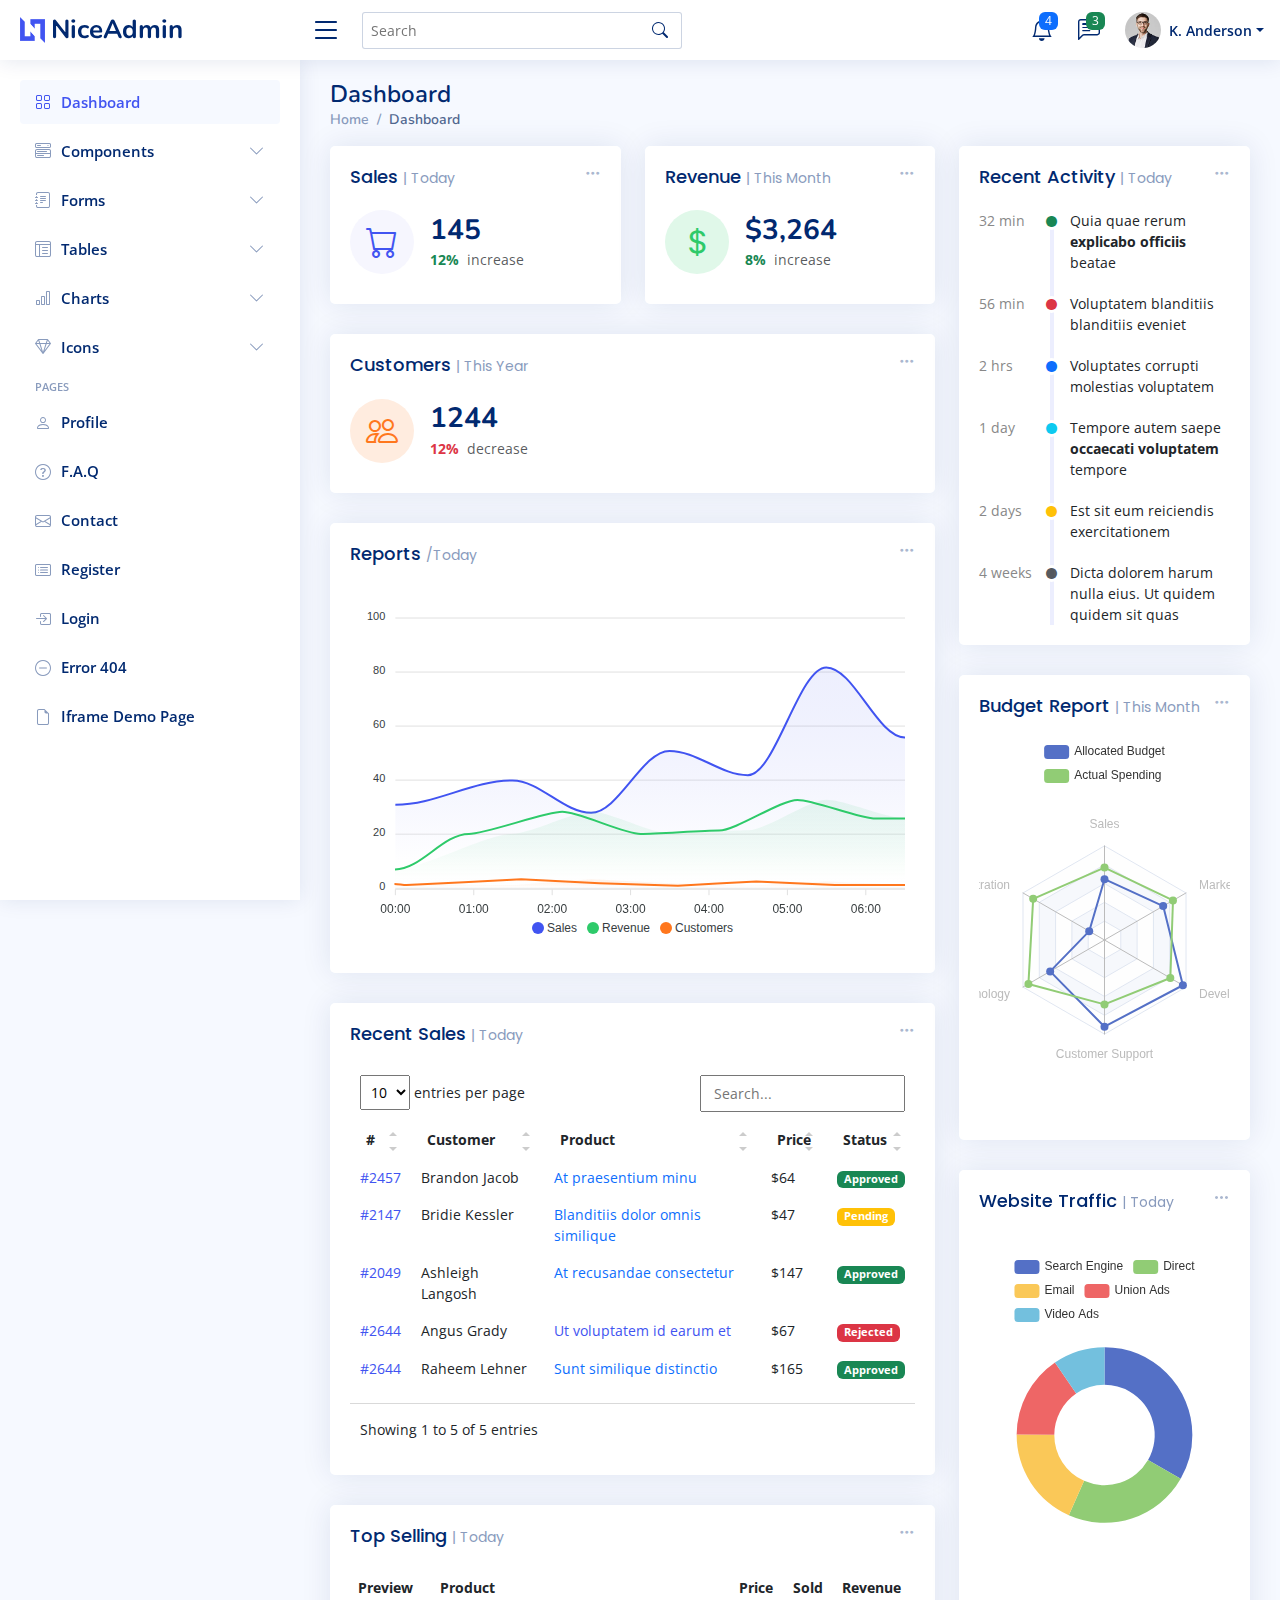
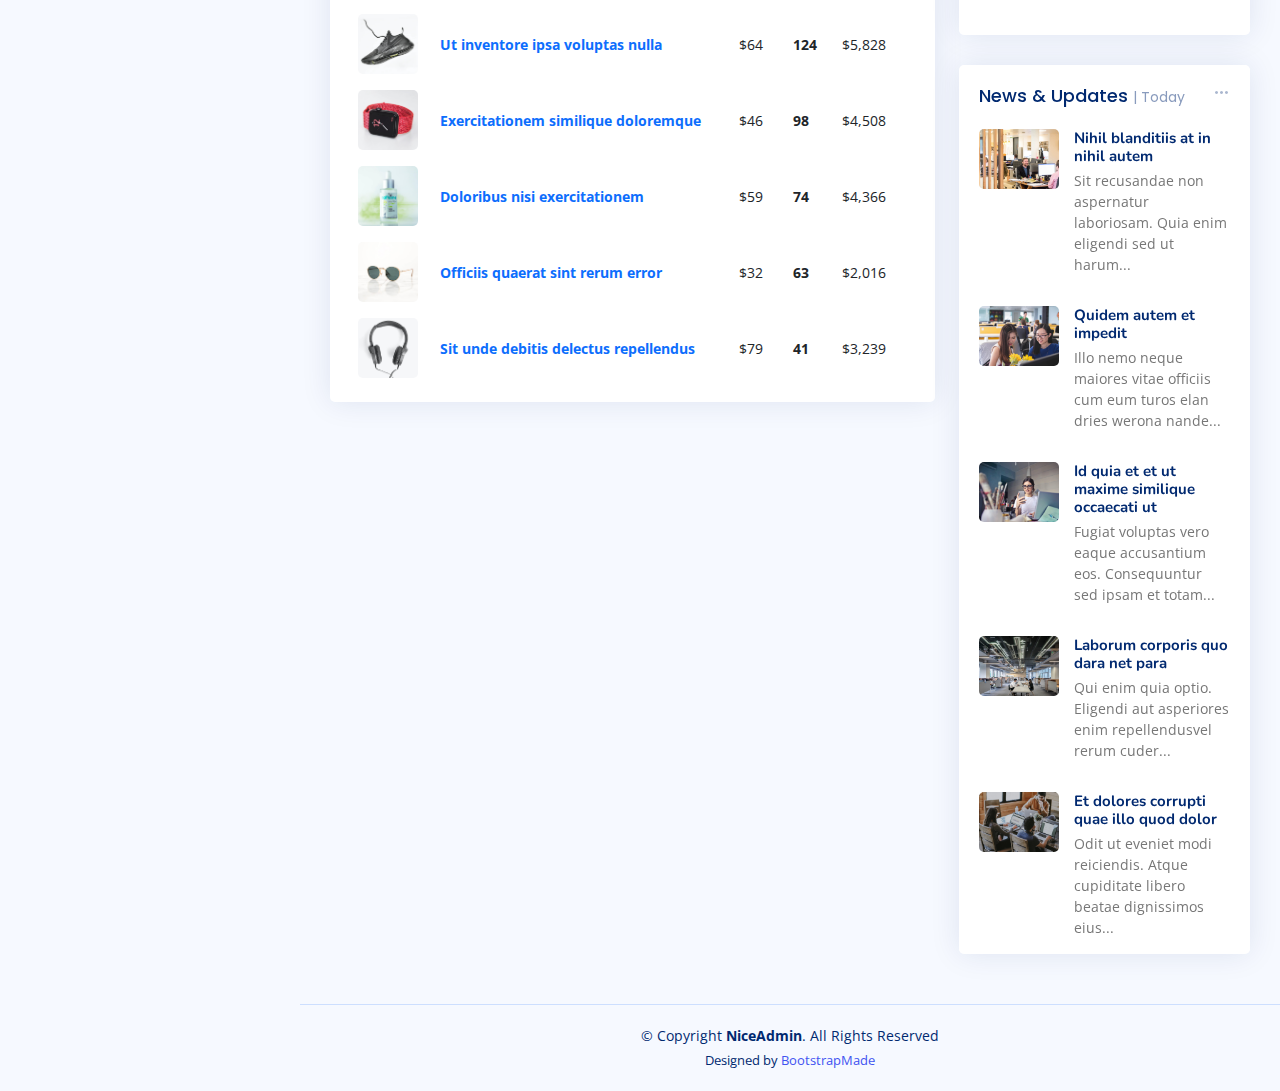
<file: index.html>
<!DOCTYPE html>
<html lang="en">

<head>
  <meta charset="utf-8">
  <meta content="width=device-width, initial-scale=1.0" name="viewport">

  <title>Dashboard - NiceAdmin Bootstrap Template</title>
  <meta content="" name="description">
  <meta content="" name="keywords">

  <!-- Favicons -->
  <link href="assets/img/favicon.png" rel="icon">
  <link href="assets/img/apple-touch-icon.png" rel="apple-touch-icon">

  <!-- Google Fonts -->
  <link href="https://fonts.gstatic.com" rel="preconnect">
  <link href="https://fonts.googleapis.com/css?family=Open+Sans:300,300i,400,400i,600,600i,700,700i|Nunito:300,300i,400,400i,600,600i,700,700i|Poppins:300,300i,400,400i,500,500i,600,600i,700,700i" rel="stylesheet">

  <!-- Vendor CSS Files -->
  <link href="assets/vendor/bootstrap/css/bootstrap.min.css" rel="stylesheet">
  <link href="assets/vendor/bootstrap-icons/bootstrap-icons.css" rel="stylesheet">
  <link href="assets/vendor/boxicons/css/boxicons.min.css" rel="stylesheet">
  <link href="assets/vendor/quill/quill.snow.css" rel="stylesheet">
  <link href="assets/vendor/quill/quill.bubble.css" rel="stylesheet">
  <link href="assets/vendor/remixicon/remixicon.css" rel="stylesheet">
  <link href="assets/vendor/simple-datatables/style.css" rel="stylesheet">

  <!-- Template Main CSS File -->
  <link href="assets/css/style.css" rel="stylesheet">

  <!-- =======================================================
  * Template Name: NiceAdmin
  * Updated: Aug 30 2023 with Bootstrap v5.3.1
  * Template URL: https://bootstrapmade.com/nice-admin-bootstrap-admin-html-template/
  * Author: BootstrapMade.com
  * License: https://bootstrapmade.com/license/
  ======================================================== -->
</head>

<body>

  <!-- ======= Header ======= -->
  <header id="header" class="header fixed-top d-flex align-items-center">

    <div class="d-flex align-items-center justify-content-between">
      <a href="index.html" class="logo d-flex align-items-center">
        <img src="assets/img/logo.png" alt="">
        <span class="d-none d-lg-block">NiceAdmin</span>
      </a>
      <i class="bi bi-list toggle-sidebar-btn"></i>
    </div><!-- End Logo -->

    <div class="search-bar">
      <form class="search-form d-flex align-items-center" method="POST" action="#">
        <input type="text" name="query" placeholder="Search" title="Enter search keyword">
        <button type="submit" title="Search"><i class="bi bi-search"></i></button>
      </form>
    </div><!-- End Search Bar -->

    <nav class="header-nav ms-auto">
      <ul class="d-flex align-items-center">

        <li class="nav-item d-block d-lg-none">
          <a class="nav-link nav-icon search-bar-toggle " href="#">
            <i class="bi bi-search"></i>
          </a>
        </li><!-- End Search Icon-->

        <li class="nav-item dropdown">

          <a class="nav-link nav-icon" href="#" data-bs-toggle="dropdown">
            <i class="bi bi-bell"></i>
            <span class="badge bg-primary badge-number">4</span>
          </a><!-- End Notification Icon -->

          <ul class="dropdown-menu dropdown-menu-end dropdown-menu-arrow notifications">
            <li class="dropdown-header">
              You have 4 new notifications
              <a href="#"><span class="badge rounded-pill bg-primary p-2 ms-2">View all</span></a>
            </li>
            <li>
              <hr class="dropdown-divider">
            </li>

            <li class="notification-item">
              <i class="bi bi-exclamation-circle text-warning"></i>
              <div>
                <h4>Lorem Ipsum</h4>
                <p>Quae dolorem earum veritatis oditseno</p>
                <p>30 min. ago</p>
              </div>
            </li>

            <li>
              <hr class="dropdown-divider">
            </li>

            <li class="notification-item">
              <i class="bi bi-x-circle text-danger"></i>
              <div>
                <h4>Atque rerum nesciunt</h4>
                <p>Quae dolorem earum veritatis oditseno</p>
                <p>1 hr. ago</p>
              </div>
            </li>

            <li>
              <hr class="dropdown-divider">
            </li>

            <li class="notification-item">
              <i class="bi bi-check-circle text-success"></i>
              <div>
                <h4>Sit rerum fuga</h4>
                <p>Quae dolorem earum veritatis oditseno</p>
                <p>2 hrs. ago</p>
              </div>
            </li>

            <li>
              <hr class="dropdown-divider">
            </li>

            <li class="notification-item">
              <i class="bi bi-info-circle text-primary"></i>
              <div>
                <h4>Dicta reprehenderit</h4>
                <p>Quae dolorem earum veritatis oditseno</p>
                <p>4 hrs. ago</p>
              </div>
            </li>

            <li>
              <hr class="dropdown-divider">
            </li>
            <li class="dropdown-footer">
              <a href="#">Show all notifications</a>
            </li>

          </ul><!-- End Notification Dropdown Items -->

        </li><!-- End Notification Nav -->

        <li class="nav-item dropdown">

          <a class="nav-link nav-icon" href="#" data-bs-toggle="dropdown">
            <i class="bi bi-chat-left-text"></i>
            <span class="badge bg-success badge-number">3</span>
          </a><!-- End Messages Icon -->

          <ul class="dropdown-menu dropdown-menu-end dropdown-menu-arrow messages">
            <li class="dropdown-header">
              You have 3 new messages
              <a href="#"><span class="badge rounded-pill bg-primary p-2 ms-2">View all</span></a>
            </li>
            <li>
              <hr class="dropdown-divider">
            </li>

            <li class="message-item">
              <a href="#">
                <img src="assets/img/messages-1.jpg" alt="" class="rounded-circle">
                <div>
                  <h4>Maria Hudson</h4>
                  <p>Velit asperiores et ducimus soluta repudiandae labore officia est ut...</p>
                  <p>4 hrs. ago</p>
                </div>
              </a>
            </li>
            <li>
              <hr class="dropdown-divider">
            </li>

            <li class="message-item">
              <a href="#">
                <img src="assets/img/messages-2.jpg" alt="" class="rounded-circle">
                <div>
                  <h4>Anna Nelson</h4>
                  <p>Velit asperiores et ducimus soluta repudiandae labore officia est ut...</p>
                  <p>6 hrs. ago</p>
                </div>
              </a>
            </li>
            <li>
              <hr class="dropdown-divider">
            </li>

            <li class="message-item">
              <a href="#">
                <img src="assets/img/messages-3.jpg" alt="" class="rounded-circle">
                <div>
                  <h4>David Muldon</h4>
                  <p>Velit asperiores et ducimus soluta repudiandae labore officia est ut...</p>
                  <p>8 hrs. ago</p>
                </div>
              </a>
            </li>
            <li>
              <hr class="dropdown-divider">
            </li>

            <li class="dropdown-footer">
              <a href="#">Show all messages</a>
            </li>

          </ul><!-- End Messages Dropdown Items -->

        </li><!-- End Messages Nav -->

        <li class="nav-item dropdown pe-3">

          <a class="nav-link nav-profile d-flex align-items-center pe-0" href="#" data-bs-toggle="dropdown">
            <img src="assets/img/profile-img.jpg" alt="Profile" class="rounded-circle">
            <span class="d-none d-md-block dropdown-toggle ps-2">K. Anderson</span>
          </a><!-- End Profile Iamge Icon -->

          <ul class="dropdown-menu dropdown-menu-end dropdown-menu-arrow profile">
            <li class="dropdown-header">
              <h6>Kevin Anderson</h6>
              <span>Web Designer</span>
            </li>
            <li>
              <hr class="dropdown-divider">
            </li>

            <li>
              <a class="dropdown-item d-flex align-items-center" href="users-profile.html">
                <i class="bi bi-person"></i>
                <span>My Profile</span>
              </a>
            </li>
            <li>
              <hr class="dropdown-divider">
            </li>

            <li>
              <a class="dropdown-item d-flex align-items-center" href="users-profile.html">
                <i class="bi bi-gear"></i>
                <span>Account Settings</span>
              </a>
            </li>
            <li>
              <hr class="dropdown-divider">
            </li>

            <li>
              <a class="dropdown-item d-flex align-items-center" href="pages-faq.html">
                <i class="bi bi-question-circle"></i>
                <span>Need Help?</span>
              </a>
            </li>
            <li>
              <hr class="dropdown-divider">
            </li>

            <li>
              <a class="dropdown-item d-flex align-items-center" href="#">
                <i class="bi bi-box-arrow-right"></i>
                <span>Sign Out</span>
              </a>
            </li>

          </ul><!-- End Profile Dropdown Items -->
        </li><!-- End Profile Nav -->

      </ul>
    </nav><!-- End Icons Navigation -->

  </header><!-- End Header -->

  <!-- ======= Sidebar ======= -->
  <aside id="sidebar" class="sidebar">

    <ul class="sidebar-nav" id="sidebar-nav">

      <li class="nav-item">
        <a class="nav-link " href="index.html">
          <i class="bi bi-grid"></i>
          <span>Dashboard</span>
        </a>
      </li><!-- End Dashboard Nav -->

      <li class="nav-item">
        <a class="nav-link collapsed" data-bs-target="#components-nav" data-bs-toggle="collapse" href="#">
          <i class="bi bi-menu-button-wide"></i><span>Components</span><i class="bi bi-chevron-down ms-auto"></i>
        </a>
        <ul id="components-nav" class="nav-content collapse " data-bs-parent="#sidebar-nav">
          <li>
            <a href="components-alerts.html">
              <i class="bi bi-circle"></i><span>Alerts</span>
            </a>
          </li>
          <li>
            <a href="components-accordion.html">
              <i class="bi bi-circle"></i><span>Accordion</span>
            </a>
          </li>
          <li>
            <a href="components-badges.html">
              <i class="bi bi-circle"></i><span>Badges</span>
            </a>
          </li>
          <li>
            <a href="components-breadcrumbs.html">
              <i class="bi bi-circle"></i><span>Breadcrumbs</span>
            </a>
          </li>
          <li>
            <a href="components-buttons.html">
              <i class="bi bi-circle"></i><span>Buttons</span>
            </a>
          </li>
          <li>
            <a href="components-cards.html">
              <i class="bi bi-circle"></i><span>Cards</span>
            </a>
          </li>
          <li>
            <a href="components-carousel.html">
              <i class="bi bi-circle"></i><span>Carousel</span>
            </a>
          </li>
          <li>
            <a href="components-list-group.html">
              <i class="bi bi-circle"></i><span>List group</span>
            </a>
          </li>
          <li>
            <a href="components-modal.html">
              <i class="bi bi-circle"></i><span>Modal</span>
            </a>
          </li>
          <li>
            <a href="components-tabs.html">
              <i class="bi bi-circle"></i><span>Tabs</span>
            </a>
          </li>
          <li>
            <a href="components-pagination.html">
              <i class="bi bi-circle"></i><span>Pagination</span>
            </a>
          </li>
          <li>
            <a href="components-progress.html">
              <i class="bi bi-circle"></i><span>Progress</span>
            </a>
          </li>
          <li>
            <a href="components-spinners.html">
              <i class="bi bi-circle"></i><span>Spinners</span>
            </a>
          </li>
          <li>
            <a href="components-tooltips.html">
              <i class="bi bi-circle"></i><span>Tooltips</span>
            </a>
          </li>
        </ul>
      </li><!-- End Components Nav -->

      <li class="nav-item">
        <a class="nav-link collapsed" data-bs-target="#forms-nav" data-bs-toggle="collapse" href="#">
          <i class="bi bi-journal-text"></i><span>Forms</span><i class="bi bi-chevron-down ms-auto"></i>
        </a>
        <ul id="forms-nav" class="nav-content collapse " data-bs-parent="#sidebar-nav">
          <li>
            <a href="forms-elements.html">
              <i class="bi bi-circle"></i><span>Form Elements</span>
            </a>
          </li>
          <!-- <li>
            <a href="forms-layouts.html">
              <i class="bi bi-circle"></i><span>Form Layouts</span>
            </a>
          </li>
          <li>
            <a href="forms-editors.html">
              <i class="bi bi-circle"></i><span>Form Editors</span>
            </a>
          </li>
          <li>
            <a href="forms-validation.html">
              <i class="bi bi-circle"></i><span>Form Validation</span>
            </a>
          </li> -->
        </ul>
      </li><!-- End Forms Nav -->

      <li class="nav-item">
        <a class="nav-link collapsed" data-bs-target="#tables-nav" data-bs-toggle="collapse" href="#">
          <i class="bi bi-layout-text-window-reverse"></i><span>Tables</span><i class="bi bi-chevron-down ms-auto"></i>
        </a>
        <ul id="tables-nav" class="nav-content collapse " data-bs-parent="#sidebar-nav">
          <li>
            <a href="tables-general.html">
              <i class="bi bi-circle"></i><span>General Tables</span>
            </a>
          </li>
          <li>
            <a href="tables-data.html">
              <i class="bi bi-circle"></i><span>Data Tables</span>
            </a>
          </li>
        </ul>
      </li><!-- End Tables Nav -->

      <li class="nav-item">
        <a class="nav-link collapsed" data-bs-target="#charts-nav" data-bs-toggle="collapse" href="#">
          <i class="bi bi-bar-chart"></i><span>Charts</span><i class="bi bi-chevron-down ms-auto"></i>
        </a>
        <ul id="charts-nav" class="nav-content collapse " data-bs-parent="#sidebar-nav">
          <li>
            <a href="charts-chartjs.html">
              <i class="bi bi-circle"></i><span>Chart.js</span>
            </a>
          </li>
          <li>
            <a href="charts-apexcharts.html">
              <i class="bi bi-circle"></i><span>ApexCharts</span>
            </a>
          </li>
          <li>
            <a href="charts-echarts.html">
              <i class="bi bi-circle"></i><span>ECharts</span>
            </a>
          </li>
        </ul>
      </li><!-- End Charts Nav -->

      <li class="nav-item">
        <a class="nav-link collapsed" data-bs-target="#icons-nav" data-bs-toggle="collapse" href="#">
          <i class="bi bi-gem"></i><span>Icons</span><i class="bi bi-chevron-down ms-auto"></i>
        </a>
        <ul id="icons-nav" class="nav-content collapse " data-bs-parent="#sidebar-nav">
          <li>
            <a href="icons-bootstrap.html">
              <i class="bi bi-circle"></i><span>Bootstrap Icons</span>
            </a>
          </li>
          <li>
            <a href="icons-remix.html">
              <i class="bi bi-circle"></i><span>Remix Icons</span>
            </a>
          </li>
          <li>
            <a href="icons-boxicons.html">
              <i class="bi bi-circle"></i><span>Boxicons</span>
            </a>
          </li>
        </ul>
      </li><!-- End Icons Nav -->

      <li class="nav-heading">Pages</li>

      <li class="nav-item">
        <a class="nav-link collapsed" href="users-profile.html">
          <i class="bi bi-person"></i>
          <span>Profile</span>
        </a>
      </li><!-- End Profile Page Nav -->

      <li class="nav-item">
        <a class="nav-link collapsed" href="pages-faq.html">
          <i class="bi bi-question-circle"></i>
          <span>F.A.Q</span>
        </a>
      </li><!-- End F.A.Q Page Nav -->

      <li class="nav-item">
        <a class="nav-link collapsed" href="pages-contact.html">
          <i class="bi bi-envelope"></i>
          <span>Contact</span>
        </a>
      </li><!-- End Contact Page Nav -->

      <li class="nav-item">
        <a class="nav-link collapsed" href="pages-register.html">
          <i class="bi bi-card-list"></i>
          <span>Register</span>
        </a>
      </li><!-- End Register Page Nav -->

      <li class="nav-item">
        <a class="nav-link collapsed" href="pages-login.html">
          <i class="bi bi-box-arrow-in-right"></i>
          <span>Login</span>
        </a>
      </li><!-- End Login Page Nav -->

      <li class="nav-item">
        <a class="nav-link collapsed" href="pages-error-404.html">
          <i class="bi bi-dash-circle"></i>
          <span>Error 404</span>
        </a>
      </li><!-- End Error 404 Page Nav -->

      <li class="nav-item">
        <a class="nav-link collapsed" href="pages-blank.html">
          <i class="bi bi-file-earmark"></i>
          <span>Iframe Demo Page</span>
        </a>
      </li><!-- End Blank Page Nav -->

    </ul>

  </aside><!-- End Sidebar-->

  <main id="main" class="main">

    <div class="pagetitle">
      <h1>Dashboard</h1>
      <nav>
        <ol class="breadcrumb">
          <li class="breadcrumb-item"><a href="index.html">Home</a></li>
          <li class="breadcrumb-item active">Dashboard</li>
        </ol>
      </nav>
    </div><!-- End Page Title -->

    <section class="section dashboard">
      <div class="row">

        <!-- Left side columns -->
        <div class="col-lg-8">
          <div class="row">

            <!-- Sales Card -->
            <div class="col-xxl-4 col-md-6">
              <div class="card info-card sales-card">

                <div class="filter">
                  <a class="icon" href="#" data-bs-toggle="dropdown"><i class="bi bi-three-dots"></i></a>
                  <ul class="dropdown-menu dropdown-menu-end dropdown-menu-arrow">
                    <li class="dropdown-header text-start">
                      <h6>Filter</h6>
                    </li>

                    <li><a class="dropdown-item" href="#">Today</a></li>
                    <li><a class="dropdown-item" href="#">This Month</a></li>
                    <li><a class="dropdown-item" href="#">This Year</a></li>
                  </ul>
                </div>

                <div class="card-body">
                  <h5 class="card-title">Sales <span>| Today</span></h5>

                  <div class="d-flex align-items-center">
                    <div class="card-icon rounded-circle d-flex align-items-center justify-content-center">
                      <i class="bi bi-cart"></i>
                    </div>
                    <div class="ps-3">
                      <h6>145</h6>
                      <span class="text-success small pt-1 fw-bold">12%</span> <span class="text-muted small pt-2 ps-1">increase</span>

                    </div>
                  </div>
                </div>

              </div>
            </div><!-- End Sales Card -->

            <!-- Revenue Card -->
            <div class="col-xxl-4 col-md-6">
              <div class="card info-card revenue-card">

                <div class="filter">
                  <a class="icon" href="#" data-bs-toggle="dropdown"><i class="bi bi-three-dots"></i></a>
                  <ul class="dropdown-menu dropdown-menu-end dropdown-menu-arrow">
                    <li class="dropdown-header text-start">
                      <h6>Filter</h6>
                    </li>

                    <li><a class="dropdown-item" href="#">Today</a></li>
                    <li><a class="dropdown-item" href="#">This Month</a></li>
                    <li><a class="dropdown-item" href="#">This Year</a></li>
                  </ul>
                </div>

                <div class="card-body">
                  <h5 class="card-title">Revenue <span>| This Month</span></h5>

                  <div class="d-flex align-items-center">
                    <div class="card-icon rounded-circle d-flex align-items-center justify-content-center">
                      <i class="bi bi-currency-dollar"></i>
                    </div>
                    <div class="ps-3">
                      <h6>$3,264</h6>
                      <span class="text-success small pt-1 fw-bold">8%</span> <span class="text-muted small pt-2 ps-1">increase</span>

                    </div>
                  </div>
                </div>

              </div>
            </div><!-- End Revenue Card -->

            <!-- Customers Card -->
            <div class="col-xxl-4 col-xl-12">

              <div class="card info-card customers-card">

                <div class="filter">
                  <a class="icon" href="#" data-bs-toggle="dropdown"><i class="bi bi-three-dots"></i></a>
                  <ul class="dropdown-menu dropdown-menu-end dropdown-menu-arrow">
                    <li class="dropdown-header text-start">
                      <h6>Filter</h6>
                    </li>

                    <li><a class="dropdown-item" href="#">Today</a></li>
                    <li><a class="dropdown-item" href="#">This Month</a></li>
                    <li><a class="dropdown-item" href="#">This Year</a></li>
                  </ul>
                </div>

                <div class="card-body">
                  <h5 class="card-title">Customers <span>| This Year</span></h5>

                  <div class="d-flex align-items-center">
                    <div class="card-icon rounded-circle d-flex align-items-center justify-content-center">
                      <i class="bi bi-people"></i>
                    </div>
                    <div class="ps-3">
                      <h6>1244</h6>
                      <span class="text-danger small pt-1 fw-bold">12%</span> <span class="text-muted small pt-2 ps-1">decrease</span>

                    </div>
                  </div>

                </div>
              </div>

            </div><!-- End Customers Card -->

            <!-- Reports -->
            <div class="col-12">
              <div class="card">

                <div class="filter">
                  <a class="icon" href="#" data-bs-toggle="dropdown"><i class="bi bi-three-dots"></i></a>
                  <ul class="dropdown-menu dropdown-menu-end dropdown-menu-arrow">
                    <li class="dropdown-header text-start">
                      <h6>Filter</h6>
                    </li>

                    <li><a class="dropdown-item" href="#">Today</a></li>
                    <li><a class="dropdown-item" href="#">This Month</a></li>
                    <li><a class="dropdown-item" href="#">This Year</a></li>
                  </ul>
                </div>

                <div class="card-body">
                  <h5 class="card-title">Reports <span>/Today</span></h5>

                  <!-- Line Chart -->
                  <div id="reportsChart"></div>

                  <script>
                    document.addEventListener("DOMContentLoaded", () => {
                      new ApexCharts(document.querySelector("#reportsChart"), {
                        series: [{
                          name: 'Sales',
                          data: [31, 40, 28, 51, 42, 82, 56],
                        }, {
                          name: 'Revenue',
                          data: [11, 32, 45, 32, 34, 52, 41]
                        }, {
                          name: 'Customers',
                          data: [15, 11, 32, 18, 9, 24, 11]
                        }],
                        chart: {
                          height: 350,
                          type: 'area',
                          toolbar: {
                            show: false
                          },
                        },
                        markers: {
                          size: 4
                        },
                        colors: ['#4154f1', '#2eca6a', '#ff771d'],
                        fill: {
                          type: "gradient",
                          gradient: {
                            shadeIntensity: 1,
                            opacityFrom: 0.3,
                            opacityTo: 0.4,
                            stops: [0, 90, 100]
                          }
                        },
                        dataLabels: {
                          enabled: false
                        },
                        stroke: {
                          curve: 'smooth',
                          width: 2
                        },
                        xaxis: {
                          type: 'datetime',
                          categories: ["2018-09-19T00:00:00.000Z", "2018-09-19T01:30:00.000Z", "2018-09-19T02:30:00.000Z", "2018-09-19T03:30:00.000Z", "2018-09-19T04:30:00.000Z", "2018-09-19T05:30:00.000Z", "2018-09-19T06:30:00.000Z"]
                        },
                        tooltip: {
                          x: {
                            format: 'dd/MM/yy HH:mm'
                          },
                        }
                      }).render();
                    });
                  </script>
                  <!-- End Line Chart -->

                </div>

              </div>
            </div><!-- End Reports -->

            <!-- Recent Sales -->
            <div class="col-12">
              <div class="card recent-sales overflow-auto">

                <div class="filter">
                  <a class="icon" href="#" data-bs-toggle="dropdown"><i class="bi bi-three-dots"></i></a>
                  <ul class="dropdown-menu dropdown-menu-end dropdown-menu-arrow">
                    <li class="dropdown-header text-start">
                      <h6>Filter</h6>
                    </li>

                    <li><a class="dropdown-item" href="#">Today</a></li>
                    <li><a class="dropdown-item" href="#">This Month</a></li>
                    <li><a class="dropdown-item" href="#">This Year</a></li>
                  </ul>
                </div>

                <div class="card-body">
                  <h5 class="card-title">Recent Sales <span>| Today</span></h5>

                  <table class="table table-borderless datatable">
                    <thead>
                      <tr>
                        <th scope="col">#</th>
                        <th scope="col">Customer</th>
                        <th scope="col">Product</th>
                        <th scope="col">Price</th>
                        <th scope="col">Status</th>
                      </tr>
                    </thead>
                    <tbody>
                      <tr>
                        <th scope="row"><a href="#">#2457</a></th>
                        <td>Brandon Jacob</td>
                        <td><a href="#" class="text-primary">At praesentium minu</a></td>
                        <td>$64</td>
                        <td><span class="badge bg-success">Approved</span></td>
                      </tr>
                      <tr>
                        <th scope="row"><a href="#">#2147</a></th>
                        <td>Bridie Kessler</td>
                        <td><a href="#" class="text-primary">Blanditiis dolor omnis similique</a></td>
                        <td>$47</td>
                        <td><span class="badge bg-warning">Pending</span></td>
                      </tr>
                      <tr>
                        <th scope="row"><a href="#">#2049</a></th>
                        <td>Ashleigh Langosh</td>
                        <td><a href="#" class="text-primary">At recusandae consectetur</a></td>
                        <td>$147</td>
                        <td><span class="badge bg-success">Approved</span></td>
                      </tr>
                      <tr>
                        <th scope="row"><a href="#">#2644</a></th>
                        <td>Angus Grady</td>
                        <td><a href="#" class="text-primar">Ut voluptatem id earum et</a></td>
                        <td>$67</td>
                        <td><span class="badge bg-danger">Rejected</span></td>
                      </tr>
                      <tr>
                        <th scope="row"><a href="#">#2644</a></th>
                        <td>Raheem Lehner</td>
                        <td><a href="#" class="text-primary">Sunt similique distinctio</a></td>
                        <td>$165</td>
                        <td><span class="badge bg-success">Approved</span></td>
                      </tr>
                    </tbody>
                  </table>

                </div>

              </div>
            </div><!-- End Recent Sales -->

            <!-- Top Selling -->
            <div class="col-12">
              <div class="card top-selling overflow-auto">

                <div class="filter">
                  <a class="icon" href="#" data-bs-toggle="dropdown"><i class="bi bi-three-dots"></i></a>
                  <ul class="dropdown-menu dropdown-menu-end dropdown-menu-arrow">
                    <li class="dropdown-header text-start">
                      <h6>Filter</h6>
                    </li>

                    <li><a class="dropdown-item" href="#">Today</a></li>
                    <li><a class="dropdown-item" href="#">This Month</a></li>
                    <li><a class="dropdown-item" href="#">This Year</a></li>
                  </ul>
                </div>

                <div class="card-body pb-0">
                  <h5 class="card-title">Top Selling <span>| Today</span></h5>

                  <table class="table table-borderless">
                    <thead>
                      <tr>
                        <th scope="col">Preview</th>
                        <th scope="col">Product</th>
                        <th scope="col">Price</th>
                        <th scope="col">Sold</th>
                        <th scope="col">Revenue</th>
                      </tr>
                    </thead>
                    <tbody>
                      <tr>
                        <th scope="row"><a href="#"><img src="assets/img/product-1.jpg" alt=""></a></th>
                        <td><a href="#" class="text-primary fw-bold">Ut inventore ipsa voluptas nulla</a></td>
                        <td>$64</td>
                        <td class="fw-bold">124</td>
                        <td>$5,828</td>
                      </tr>
                      <tr>
                        <th scope="row"><a href="#"><img src="assets/img/product-2.jpg" alt=""></a></th>
                        <td><a href="#" class="text-primary fw-bold">Exercitationem similique doloremque</a></td>
                        <td>$46</td>
                        <td class="fw-bold">98</td>
                        <td>$4,508</td>
                      </tr>
                      <tr>
                        <th scope="row"><a href="#"><img src="assets/img/product-3.jpg" alt=""></a></th>
                        <td><a href="#" class="text-primary fw-bold">Doloribus nisi exercitationem</a></td>
                        <td>$59</td>
                        <td class="fw-bold">74</td>
                        <td>$4,366</td>
                      </tr>
                      <tr>
                        <th scope="row"><a href="#"><img src="assets/img/product-4.jpg" alt=""></a></th>
                        <td><a href="#" class="text-primary fw-bold">Officiis quaerat sint rerum error</a></td>
                        <td>$32</td>
                        <td class="fw-bold">63</td>
                        <td>$2,016</td>
                      </tr>
                      <tr>
                        <th scope="row"><a href="#"><img src="assets/img/product-5.jpg" alt=""></a></th>
                        <td><a href="#" class="text-primary fw-bold">Sit unde debitis delectus repellendus</a></td>
                        <td>$79</td>
                        <td class="fw-bold">41</td>
                        <td>$3,239</td>
                      </tr>
                    </tbody>
                  </table>

                </div>

              </div>
            </div><!-- End Top Selling -->

          </div>
        </div><!-- End Left side columns -->

        <!-- Right side columns -->
        <div class="col-lg-4">

          <!-- Recent Activity -->
          <div class="card">
            <div class="filter">
              <a class="icon" href="#" data-bs-toggle="dropdown"><i class="bi bi-three-dots"></i></a>
              <ul class="dropdown-menu dropdown-menu-end dropdown-menu-arrow">
                <li class="dropdown-header text-start">
                  <h6>Filter</h6>
                </li>

                <li><a class="dropdown-item" href="#">Today</a></li>
                <li><a class="dropdown-item" href="#">This Month</a></li>
                <li><a class="dropdown-item" href="#">This Year</a></li>
              </ul>
            </div>

            <div class="card-body">
              <h5 class="card-title">Recent Activity <span>| Today</span></h5>

              <div class="activity">

                <div class="activity-item d-flex">
                  <div class="activite-label">32 min</div>
                  <i class='bi bi-circle-fill activity-badge text-success align-self-start'></i>
                  <div class="activity-content">
                    Quia quae rerum <a href="#" class="fw-bold text-dark">explicabo officiis</a> beatae
                  </div>
                </div><!-- End activity item-->

                <div class="activity-item d-flex">
                  <div class="activite-label">56 min</div>
                  <i class='bi bi-circle-fill activity-badge text-danger align-self-start'></i>
                  <div class="activity-content">
                    Voluptatem blanditiis blanditiis eveniet
                  </div>
                </div><!-- End activity item-->

                <div class="activity-item d-flex">
                  <div class="activite-label">2 hrs</div>
                  <i class='bi bi-circle-fill activity-badge text-primary align-self-start'></i>
                  <div class="activity-content">
                    Voluptates corrupti molestias voluptatem
                  </div>
                </div><!-- End activity item-->

                <div class="activity-item d-flex">
                  <div class="activite-label">1 day</div>
                  <i class='bi bi-circle-fill activity-badge text-info align-self-start'></i>
                  <div class="activity-content">
                    Tempore autem saepe <a href="#" class="fw-bold text-dark">occaecati voluptatem</a> tempore
                  </div>
                </div><!-- End activity item-->

                <div class="activity-item d-flex">
                  <div class="activite-label">2 days</div>
                  <i class='bi bi-circle-fill activity-badge text-warning align-self-start'></i>
                  <div class="activity-content">
                    Est sit eum reiciendis exercitationem
                  </div>
                </div><!-- End activity item-->

                <div class="activity-item d-flex">
                  <div class="activite-label">4 weeks</div>
                  <i class='bi bi-circle-fill activity-badge text-muted align-self-start'></i>
                  <div class="activity-content">
                    Dicta dolorem harum nulla eius. Ut quidem quidem sit quas
                  </div>
                </div><!-- End activity item-->

              </div>

            </div>
          </div><!-- End Recent Activity -->

          <!-- Budget Report -->
          <div class="card">
            <div class="filter">
              <a class="icon" href="#" data-bs-toggle="dropdown"><i class="bi bi-three-dots"></i></a>
              <ul class="dropdown-menu dropdown-menu-end dropdown-menu-arrow">
                <li class="dropdown-header text-start">
                  <h6>Filter</h6>
                </li>

                <li><a class="dropdown-item" href="#">Today</a></li>
                <li><a class="dropdown-item" href="#">This Month</a></li>
                <li><a class="dropdown-item" href="#">This Year</a></li>
              </ul>
            </div>

            <div class="card-body pb-0">
              <h5 class="card-title">Budget Report <span>| This Month</span></h5>

              <div id="budgetChart" style="min-height: 400px;" class="echart"></div>

              <script>
                document.addEventListener("DOMContentLoaded", () => {
                  var budgetChart = echarts.init(document.querySelector("#budgetChart")).setOption({
                    legend: {
                      data: ['Allocated Budget', 'Actual Spending']
                    },
                    radar: {
                      // shape: 'circle',
                      indicator: [{
                          name: 'Sales',
                          max: 6500
                        },
                        {
                          name: 'Administration',
                          max: 16000
                        },
                        {
                          name: 'Information Technology',
                          max: 30000
                        },
                        {
                          name: 'Customer Support',
                          max: 38000
                        },
                        {
                          name: 'Development',
                          max: 52000
                        },
                        {
                          name: 'Marketing',
                          max: 25000
                        }
                      ]
                    },
                    series: [{
                      name: 'Budget vs spending',
                      type: 'radar',
                      data: [{
                          value: [4200, 3000, 20000, 35000, 50000, 18000],
                          name: 'Allocated Budget'
                        },
                        {
                          value: [5000, 14000, 28000, 26000, 42000, 21000],
                          name: 'Actual Spending'
                        }
                      ]
                    }]
                  });
                });
              </script>

            </div>
          </div><!-- End Budget Report -->

          <!-- Website Traffic -->
          <div class="card">
            <div class="filter">
              <a class="icon" href="#" data-bs-toggle="dropdown"><i class="bi bi-three-dots"></i></a>
              <ul class="dropdown-menu dropdown-menu-end dropdown-menu-arrow">
                <li class="dropdown-header text-start">
                  <h6>Filter</h6>
                </li>

                <li><a class="dropdown-item" href="#">Today</a></li>
                <li><a class="dropdown-item" href="#">This Month</a></li>
                <li><a class="dropdown-item" href="#">This Year</a></li>
              </ul>
            </div>

            <div class="card-body pb-0">
              <h5 class="card-title">Website Traffic <span>| Today</span></h5>

              <div id="trafficChart" style="min-height: 400px;" class="echart"></div>

              <script>
                document.addEventListener("DOMContentLoaded", () => {
                  echarts.init(document.querySelector("#trafficChart")).setOption({
                    tooltip: {
                      trigger: 'item'
                    },
                    legend: {
                      top: '5%',
                      left: 'center'
                    },
                    series: [{
                      name: 'Access From',
                      type: 'pie',
                      radius: ['40%', '70%'],
                      avoidLabelOverlap: false,
                      label: {
                        show: false,
                        position: 'center'
                      },
                      emphasis: {
                        label: {
                          show: true,
                          fontSize: '18',
                          fontWeight: 'bold'
                        }
                      },
                      labelLine: {
                        show: false
                      },
                      data: [{
                          value: 1048,
                          name: 'Search Engine'
                        },
                        {
                          value: 735,
                          name: 'Direct'
                        },
                        {
                          value: 580,
                          name: 'Email'
                        },
                        {
                          value: 484,
                          name: 'Union Ads'
                        },
                        {
                          value: 300,
                          name: 'Video Ads'
                        }
                      ]
                    }]
                  });
                });
              </script>

            </div>
          </div><!-- End Website Traffic -->

          <!-- News & Updates Traffic -->
          <div class="card">
            <div class="filter">
              <a class="icon" href="#" data-bs-toggle="dropdown"><i class="bi bi-three-dots"></i></a>
              <ul class="dropdown-menu dropdown-menu-end dropdown-menu-arrow">
                <li class="dropdown-header text-start">
                  <h6>Filter</h6>
                </li>

                <li><a class="dropdown-item" href="#">Today</a></li>
                <li><a class="dropdown-item" href="#">This Month</a></li>
                <li><a class="dropdown-item" href="#">This Year</a></li>
              </ul>
            </div>

            <div class="card-body pb-0">
              <h5 class="card-title">News &amp; Updates <span>| Today</span></h5>

              <div class="news">
                <div class="post-item clearfix">
                  <img src="assets/img/news-1.jpg" alt="">
                  <h4><a href="#">Nihil blanditiis at in nihil autem</a></h4>
                  <p>Sit recusandae non aspernatur laboriosam. Quia enim eligendi sed ut harum...</p>
                </div>

                <div class="post-item clearfix">
                  <img src="assets/img/news-2.jpg" alt="">
                  <h4><a href="#">Quidem autem et impedit</a></h4>
                  <p>Illo nemo neque maiores vitae officiis cum eum turos elan dries werona nande...</p>
                </div>

                <div class="post-item clearfix">
                  <img src="assets/img/news-3.jpg" alt="">
                  <h4><a href="#">Id quia et et ut maxime similique occaecati ut</a></h4>
                  <p>Fugiat voluptas vero eaque accusantium eos. Consequuntur sed ipsam et totam...</p>
                </div>

                <div class="post-item clearfix">
                  <img src="assets/img/news-4.jpg" alt="">
                  <h4><a href="#">Laborum corporis quo dara net para</a></h4>
                  <p>Qui enim quia optio. Eligendi aut asperiores enim repellendusvel rerum cuder...</p>
                </div>

                <div class="post-item clearfix">
                  <img src="assets/img/news-5.jpg" alt="">
                  <h4><a href="#">Et dolores corrupti quae illo quod dolor</a></h4>
                  <p>Odit ut eveniet modi reiciendis. Atque cupiditate libero beatae dignissimos eius...</p>
                </div>

              </div><!-- End sidebar recent posts-->

            </div>
          </div><!-- End News & Updates -->

        </div><!-- End Right side columns -->

      </div>
    </section>

  </main><!-- End #main -->

  <!-- ======= Footer ======= -->
  <footer id="footer" class="footer">
    <div class="copyright">
      &copy; Copyright <strong><span>NiceAdmin</span></strong>. All Rights Reserved
    </div>
    <div class="credits">
      <!-- All the links in the footer should remain intact. -->
      <!-- You can delete the links only if you purchased the pro version. -->
      <!-- Licensing information: https://bootstrapmade.com/license/ -->
      <!-- Purchase the pro version with working PHP/AJAX contact form: https://bootstrapmade.com/nice-admin-bootstrap-admin-html-template/ -->
      Designed by <a href="https://bootstrapmade.com/">BootstrapMade</a>
    </div>
  </footer><!-- End Footer -->

  <a href="#" class="back-to-top d-flex align-items-center justify-content-center"><i class="bi bi-arrow-up-short"></i></a>

  <!-- Vendor JS Files -->
  <script src="assets/vendor/apexcharts/apexcharts.min.js"></script>
  <script src="assets/vendor/bootstrap/js/bootstrap.bundle.min.js"></script>
  <script src="assets/vendor/chart.js/chart.umd.js"></script>
  <script src="assets/vendor/echarts/echarts.min.js"></script>
  <script src="assets/vendor/quill/quill.min.js"></script>
  <script src="assets/vendor/simple-datatables/simple-datatables.js"></script>
  <script src="assets/vendor/tinymce/tinymce.min.js"></script>
  <script src="assets/vendor/php-email-form/validate.js"></script>

  <!-- Template Main JS File -->
  <script src="assets/js/main.js"></script>

</body>

</html>
</file>
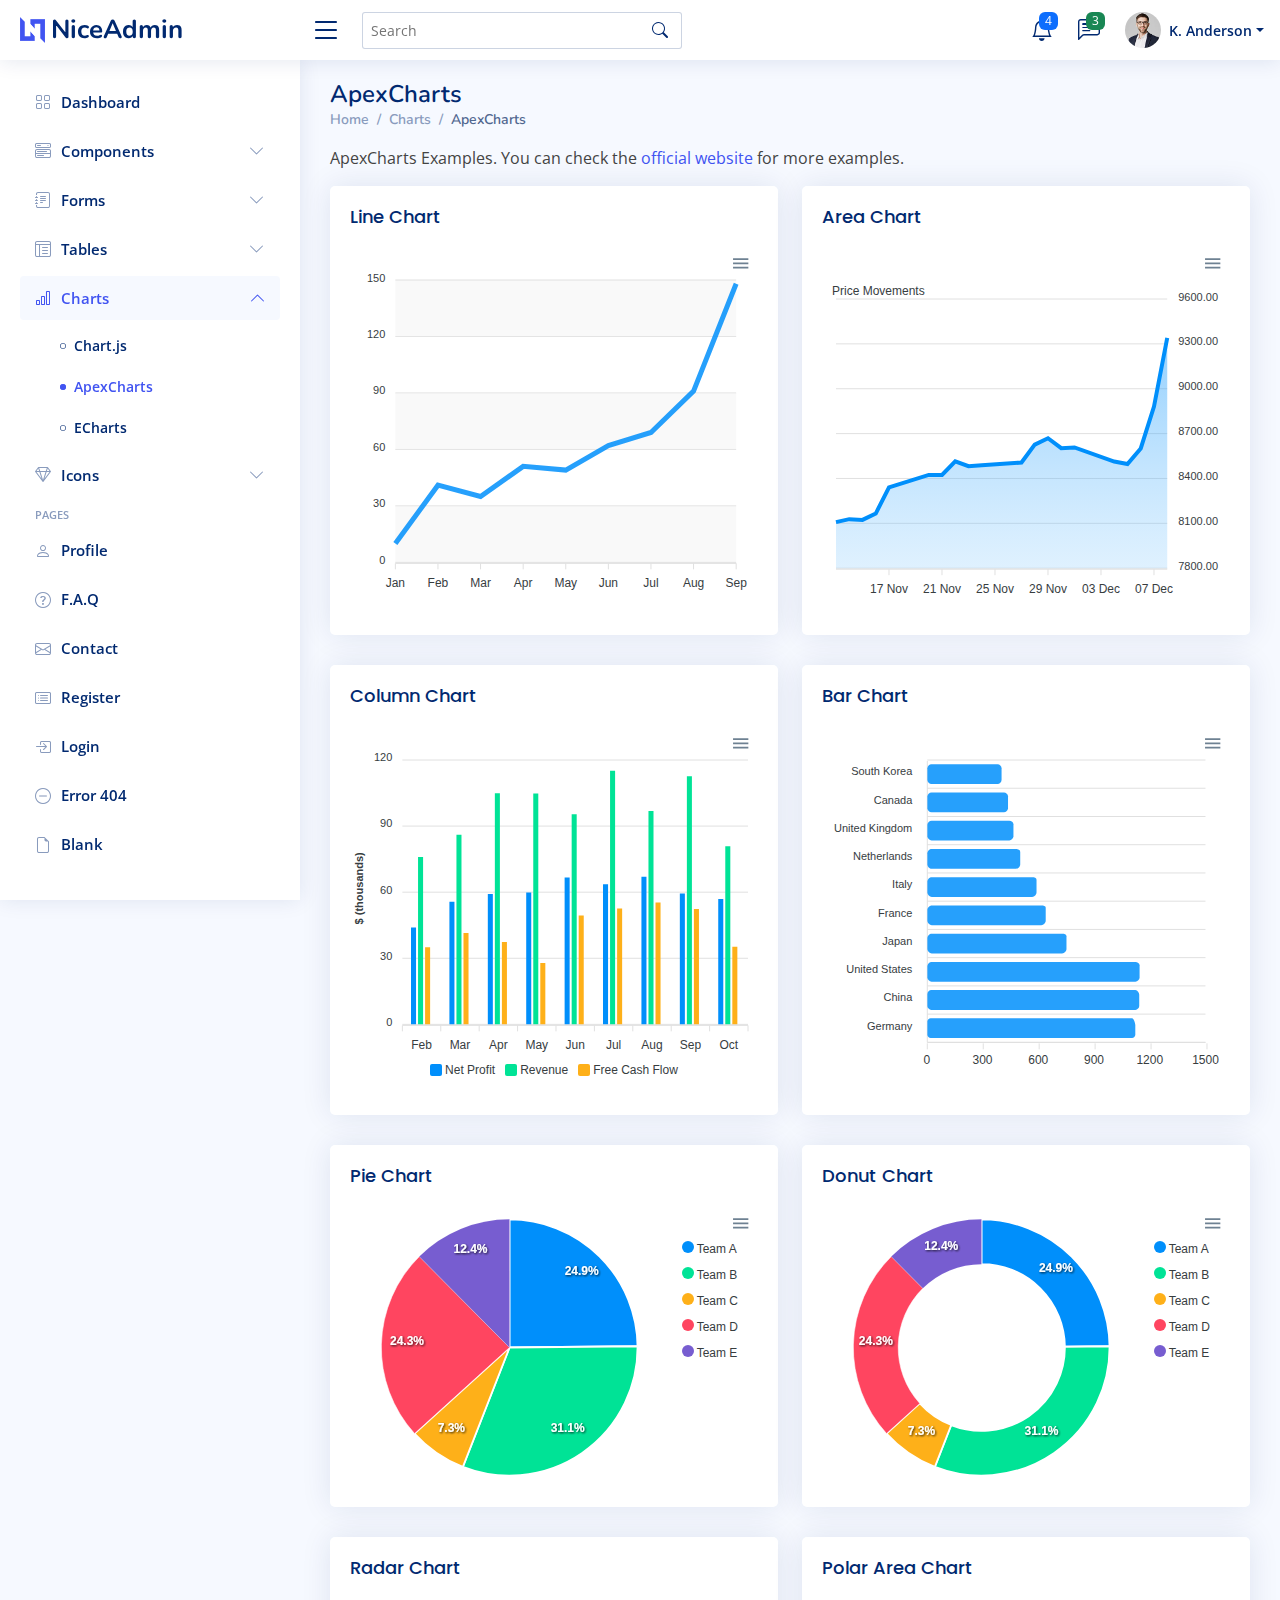
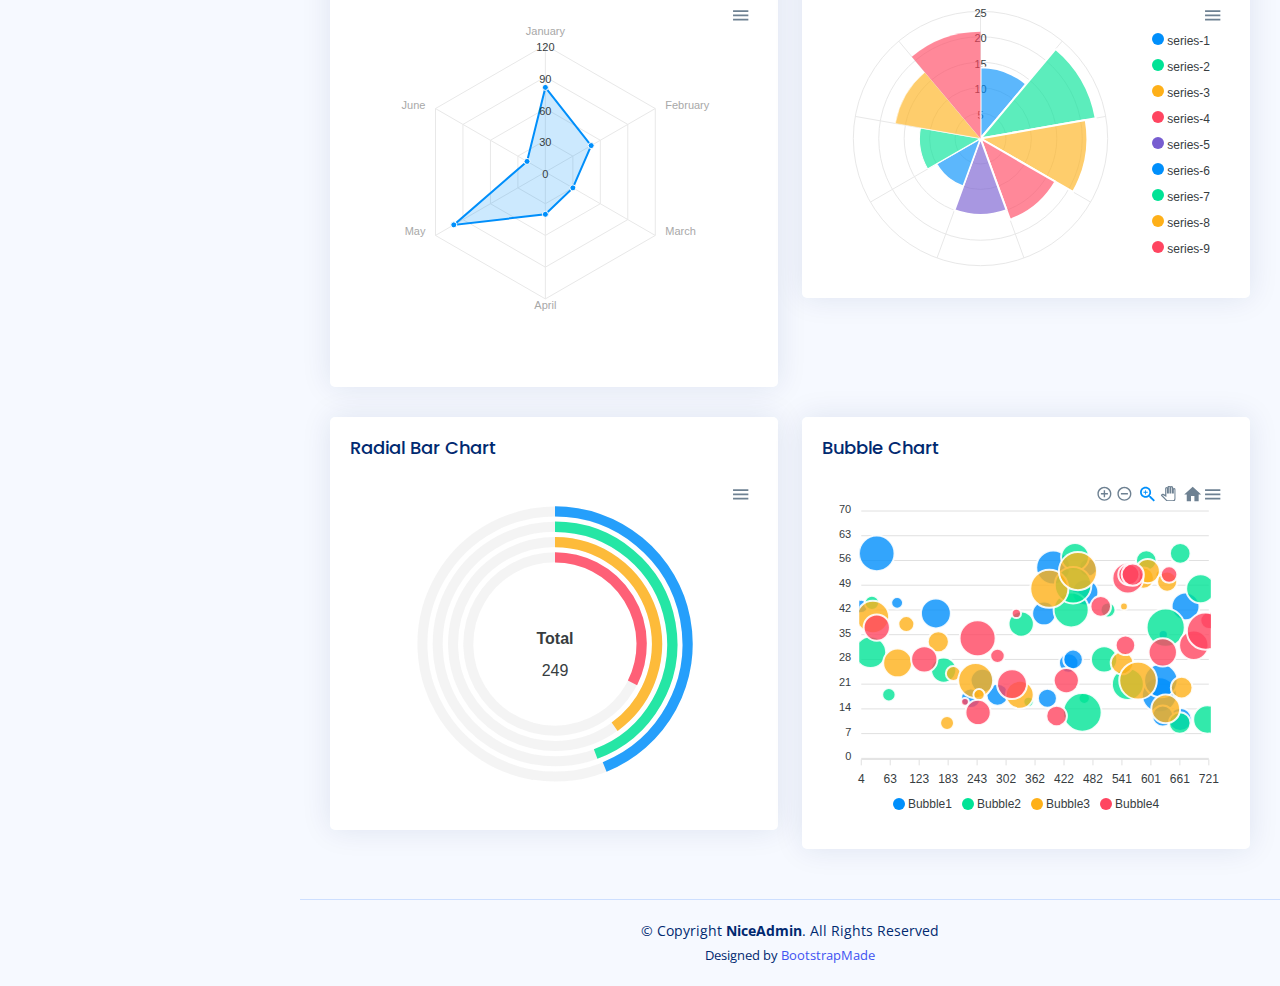
<file: charts-apexcharts.html>
<!DOCTYPE html>
<html lang="en">

<head>
  <meta charset="utf-8">
  <meta content="width=device-width, initial-scale=1.0" name="viewport">

  <title>Charts / ApexCharts - NiceAdmin Bootstrap Template</title>
  <meta content="" name="description">
  <meta content="" name="keywords">

  <!-- Favicons -->
  <link href="assets/img/favicon.png" rel="icon">
  <link href="assets/img/apple-touch-icon.png" rel="apple-touch-icon">

  <!-- Google Fonts -->
  <link href="https://fonts.gstatic.com" rel="preconnect">
  <link href="https://fonts.googleapis.com/css?family=Open+Sans:300,300i,400,400i,600,600i,700,700i|Nunito:300,300i,400,400i,600,600i,700,700i|Poppins:300,300i,400,400i,500,500i,600,600i,700,700i" rel="stylesheet">

  <!-- Vendor CSS Files -->
  <link href="assets/vendor/bootstrap/css/bootstrap.min.css" rel="stylesheet">
  <link href="assets/vendor/bootstrap-icons/bootstrap-icons.css" rel="stylesheet">
  <link href="assets/vendor/boxicons/css/boxicons.min.css" rel="stylesheet">
  <link href="assets/vendor/quill/quill.snow.css" rel="stylesheet">
  <link href="assets/vendor/quill/quill.bubble.css" rel="stylesheet">
  <link href="assets/vendor/remixicon/remixicon.css" rel="stylesheet">
  <link href="assets/vendor/simple-datatables/style.css" rel="stylesheet">

  <!-- Template Main CSS File -->
  <link href="assets/css/style.css" rel="stylesheet">

  <!-- =======================================================
  * Template Name: NiceAdmin
  * Updated: Aug 30 2023 with Bootstrap v5.3.1
  * Template URL: https://bootstrapmade.com/nice-admin-bootstrap-admin-html-template/
  * Author: BootstrapMade.com
  * License: https://bootstrapmade.com/license/
  ======================================================== -->
</head>

<body>

  <!-- ======= Header ======= -->
  <header id="header" class="header fixed-top d-flex align-items-center">

    <div class="d-flex align-items-center justify-content-between">
      <a href="index.html" class="logo d-flex align-items-center">
        <img src="assets/img/logo.png" alt="">
        <span class="d-none d-lg-block">NiceAdmin</span>
      </a>
      <i class="bi bi-list toggle-sidebar-btn"></i>
    </div><!-- End Logo -->

    <div class="search-bar">
      <form class="search-form d-flex align-items-center" method="POST" action="#">
        <input type="text" name="query" placeholder="Search" title="Enter search keyword">
        <button type="submit" title="Search"><i class="bi bi-search"></i></button>
      </form>
    </div><!-- End Search Bar -->

    <nav class="header-nav ms-auto">
      <ul class="d-flex align-items-center">

        <li class="nav-item d-block d-lg-none">
          <a class="nav-link nav-icon search-bar-toggle " href="#">
            <i class="bi bi-search"></i>
          </a>
        </li><!-- End Search Icon-->

        <li class="nav-item dropdown">

          <a class="nav-link nav-icon" href="#" data-bs-toggle="dropdown">
            <i class="bi bi-bell"></i>
            <span class="badge bg-primary badge-number">4</span>
          </a><!-- End Notification Icon -->

          <ul class="dropdown-menu dropdown-menu-end dropdown-menu-arrow notifications">
            <li class="dropdown-header">
              You have 4 new notifications
              <a href="#"><span class="badge rounded-pill bg-primary p-2 ms-2">View all</span></a>
            </li>
            <li>
              <hr class="dropdown-divider">
            </li>

            <li class="notification-item">
              <i class="bi bi-exclamation-circle text-warning"></i>
              <div>
                <h4>Lorem Ipsum</h4>
                <p>Quae dolorem earum veritatis oditseno</p>
                <p>30 min. ago</p>
              </div>
            </li>

            <li>
              <hr class="dropdown-divider">
            </li>

            <li class="notification-item">
              <i class="bi bi-x-circle text-danger"></i>
              <div>
                <h4>Atque rerum nesciunt</h4>
                <p>Quae dolorem earum veritatis oditseno</p>
                <p>1 hr. ago</p>
              </div>
            </li>

            <li>
              <hr class="dropdown-divider">
            </li>

            <li class="notification-item">
              <i class="bi bi-check-circle text-success"></i>
              <div>
                <h4>Sit rerum fuga</h4>
                <p>Quae dolorem earum veritatis oditseno</p>
                <p>2 hrs. ago</p>
              </div>
            </li>

            <li>
              <hr class="dropdown-divider">
            </li>

            <li class="notification-item">
              <i class="bi bi-info-circle text-primary"></i>
              <div>
                <h4>Dicta reprehenderit</h4>
                <p>Quae dolorem earum veritatis oditseno</p>
                <p>4 hrs. ago</p>
              </div>
            </li>

            <li>
              <hr class="dropdown-divider">
            </li>
            <li class="dropdown-footer">
              <a href="#">Show all notifications</a>
            </li>

          </ul><!-- End Notification Dropdown Items -->

        </li><!-- End Notification Nav -->

        <li class="nav-item dropdown">

          <a class="nav-link nav-icon" href="#" data-bs-toggle="dropdown">
            <i class="bi bi-chat-left-text"></i>
            <span class="badge bg-success badge-number">3</span>
          </a><!-- End Messages Icon -->

          <ul class="dropdown-menu dropdown-menu-end dropdown-menu-arrow messages">
            <li class="dropdown-header">
              You have 3 new messages
              <a href="#"><span class="badge rounded-pill bg-primary p-2 ms-2">View all</span></a>
            </li>
            <li>
              <hr class="dropdown-divider">
            </li>

            <li class="message-item">
              <a href="#">
                <img src="assets/img/messages-1.jpg" alt="" class="rounded-circle">
                <div>
                  <h4>Maria Hudson</h4>
                  <p>Velit asperiores et ducimus soluta repudiandae labore officia est ut...</p>
                  <p>4 hrs. ago</p>
                </div>
              </a>
            </li>
            <li>
              <hr class="dropdown-divider">
            </li>

            <li class="message-item">
              <a href="#">
                <img src="assets/img/messages-2.jpg" alt="" class="rounded-circle">
                <div>
                  <h4>Anna Nelson</h4>
                  <p>Velit asperiores et ducimus soluta repudiandae labore officia est ut...</p>
                  <p>6 hrs. ago</p>
                </div>
              </a>
            </li>
            <li>
              <hr class="dropdown-divider">
            </li>

            <li class="message-item">
              <a href="#">
                <img src="assets/img/messages-3.jpg" alt="" class="rounded-circle">
                <div>
                  <h4>David Muldon</h4>
                  <p>Velit asperiores et ducimus soluta repudiandae labore officia est ut...</p>
                  <p>8 hrs. ago</p>
                </div>
              </a>
            </li>
            <li>
              <hr class="dropdown-divider">
            </li>

            <li class="dropdown-footer">
              <a href="#">Show all messages</a>
            </li>

          </ul><!-- End Messages Dropdown Items -->

        </li><!-- End Messages Nav -->

        <li class="nav-item dropdown pe-3">

          <a class="nav-link nav-profile d-flex align-items-center pe-0" href="#" data-bs-toggle="dropdown">
            <img src="assets/img/profile-img.jpg" alt="Profile" class="rounded-circle">
            <span class="d-none d-md-block dropdown-toggle ps-2">K. Anderson</span>
          </a><!-- End Profile Iamge Icon -->

          <ul class="dropdown-menu dropdown-menu-end dropdown-menu-arrow profile">
            <li class="dropdown-header">
              <h6>Kevin Anderson</h6>
              <span>Web Designer</span>
            </li>
            <li>
              <hr class="dropdown-divider">
            </li>

            <li>
              <a class="dropdown-item d-flex align-items-center" href="users-profile.html">
                <i class="bi bi-person"></i>
                <span>My Profile</span>
              </a>
            </li>
            <li>
              <hr class="dropdown-divider">
            </li>

            <li>
              <a class="dropdown-item d-flex align-items-center" href="users-profile.html">
                <i class="bi bi-gear"></i>
                <span>Account Settings</span>
              </a>
            </li>
            <li>
              <hr class="dropdown-divider">
            </li>

            <li>
              <a class="dropdown-item d-flex align-items-center" href="pages-faq.html">
                <i class="bi bi-question-circle"></i>
                <span>Need Help?</span>
              </a>
            </li>
            <li>
              <hr class="dropdown-divider">
            </li>

            <li>
              <a class="dropdown-item d-flex align-items-center" href="#">
                <i class="bi bi-box-arrow-right"></i>
                <span>Sign Out</span>
              </a>
            </li>

          </ul><!-- End Profile Dropdown Items -->
        </li><!-- End Profile Nav -->

      </ul>
    </nav><!-- End Icons Navigation -->

  </header><!-- End Header -->

  <!-- ======= Sidebar ======= -->
  <aside id="sidebar" class="sidebar">

    <ul class="sidebar-nav" id="sidebar-nav">

      <li class="nav-item">
        <a class="nav-link collapsed" href="index.html">
          <i class="bi bi-grid"></i>
          <span>Dashboard</span>
        </a>
      </li><!-- End Dashboard Nav -->

      <li class="nav-item">
        <a class="nav-link collapsed" data-bs-target="#components-nav" data-bs-toggle="collapse" href="#">
          <i class="bi bi-menu-button-wide"></i><span>Components</span><i class="bi bi-chevron-down ms-auto"></i>
        </a>
        <ul id="components-nav" class="nav-content collapse " data-bs-parent="#sidebar-nav">
          <li>
            <a href="components-alerts.html">
              <i class="bi bi-circle"></i><span>Alerts</span>
            </a>
          </li>
          <li>
            <a href="components-accordion.html">
              <i class="bi bi-circle"></i><span>Accordion</span>
            </a>
          </li>
          <li>
            <a href="components-badges.html">
              <i class="bi bi-circle"></i><span>Badges</span>
            </a>
          </li>
          <li>
            <a href="components-breadcrumbs.html">
              <i class="bi bi-circle"></i><span>Breadcrumbs</span>
            </a>
          </li>
          <li>
            <a href="components-buttons.html">
              <i class="bi bi-circle"></i><span>Buttons</span>
            </a>
          </li>
          <li>
            <a href="components-cards.html">
              <i class="bi bi-circle"></i><span>Cards</span>
            </a>
          </li>
          <li>
            <a href="components-carousel.html">
              <i class="bi bi-circle"></i><span>Carousel</span>
            </a>
          </li>
          <li>
            <a href="components-list-group.html">
              <i class="bi bi-circle"></i><span>List group</span>
            </a>
          </li>
          <li>
            <a href="components-modal.html">
              <i class="bi bi-circle"></i><span>Modal</span>
            </a>
          </li>
          <li>
            <a href="components-tabs.html">
              <i class="bi bi-circle"></i><span>Tabs</span>
            </a>
          </li>
          <li>
            <a href="components-pagination.html">
              <i class="bi bi-circle"></i><span>Pagination</span>
            </a>
          </li>
          <li>
            <a href="components-progress.html">
              <i class="bi bi-circle"></i><span>Progress</span>
            </a>
          </li>
          <li>
            <a href="components-spinners.html">
              <i class="bi bi-circle"></i><span>Spinners</span>
            </a>
          </li>
          <li>
            <a href="components-tooltips.html">
              <i class="bi bi-circle"></i><span>Tooltips</span>
            </a>
          </li>
        </ul>
      </li><!-- End Components Nav -->

      <li class="nav-item">
        <a class="nav-link collapsed" data-bs-target="#forms-nav" data-bs-toggle="collapse" href="#">
          <i class="bi bi-journal-text"></i><span>Forms</span><i class="bi bi-chevron-down ms-auto"></i>
        </a>
        <ul id="forms-nav" class="nav-content collapse " data-bs-parent="#sidebar-nav">
          <li>
            <a href="forms-elements.html">
              <i class="bi bi-circle"></i><span>Form Elements</span>
            </a>
          </li>
          <li>
            <a href="forms-layouts.html">
              <i class="bi bi-circle"></i><span>Form Layouts</span>
            </a>
          </li>
          <li>
            <a href="forms-editors.html">
              <i class="bi bi-circle"></i><span>Form Editors</span>
            </a>
          </li>
          <li>
            <a href="forms-validation.html">
              <i class="bi bi-circle"></i><span>Form Validation</span>
            </a>
          </li>
        </ul>
      </li><!-- End Forms Nav -->

      <li class="nav-item">
        <a class="nav-link collapsed" data-bs-target="#tables-nav" data-bs-toggle="collapse" href="#">
          <i class="bi bi-layout-text-window-reverse"></i><span>Tables</span><i class="bi bi-chevron-down ms-auto"></i>
        </a>
        <ul id="tables-nav" class="nav-content collapse " data-bs-parent="#sidebar-nav">
          <li>
            <a href="tables-general.html">
              <i class="bi bi-circle"></i><span>General Tables</span>
            </a>
          </li>
          <li>
            <a href="tables-data.html">
              <i class="bi bi-circle"></i><span>Data Tables</span>
            </a>
          </li>
        </ul>
      </li><!-- End Tables Nav -->

      <li class="nav-item">
        <a class="nav-link " data-bs-target="#charts-nav" data-bs-toggle="collapse" href="#">
          <i class="bi bi-bar-chart"></i><span>Charts</span><i class="bi bi-chevron-down ms-auto"></i>
        </a>
        <ul id="charts-nav" class="nav-content collapse show" data-bs-parent="#sidebar-nav">
          <li>
            <a href="charts-chartjs.html">
              <i class="bi bi-circle"></i><span>Chart.js</span>
            </a>
          </li>
          <li>
            <a href="charts-apexcharts.html" class="active">
              <i class="bi bi-circle"></i><span>ApexCharts</span>
            </a>
          </li>
          <li>
            <a href="charts-echarts.html">
              <i class="bi bi-circle"></i><span>ECharts</span>
            </a>
          </li>
        </ul>
      </li><!-- End Charts Nav -->

      <li class="nav-item">
        <a class="nav-link collapsed" data-bs-target="#icons-nav" data-bs-toggle="collapse" href="#">
          <i class="bi bi-gem"></i><span>Icons</span><i class="bi bi-chevron-down ms-auto"></i>
        </a>
        <ul id="icons-nav" class="nav-content collapse " data-bs-parent="#sidebar-nav">
          <li>
            <a href="icons-bootstrap.html">
              <i class="bi bi-circle"></i><span>Bootstrap Icons</span>
            </a>
          </li>
          <li>
            <a href="icons-remix.html">
              <i class="bi bi-circle"></i><span>Remix Icons</span>
            </a>
          </li>
          <li>
            <a href="icons-boxicons.html">
              <i class="bi bi-circle"></i><span>Boxicons</span>
            </a>
          </li>
        </ul>
      </li><!-- End Icons Nav -->

      <li class="nav-heading">Pages</li>

      <li class="nav-item">
        <a class="nav-link collapsed" href="users-profile.html">
          <i class="bi bi-person"></i>
          <span>Profile</span>
        </a>
      </li><!-- End Profile Page Nav -->

      <li class="nav-item">
        <a class="nav-link collapsed" href="pages-faq.html">
          <i class="bi bi-question-circle"></i>
          <span>F.A.Q</span>
        </a>
      </li><!-- End F.A.Q Page Nav -->

      <li class="nav-item">
        <a class="nav-link collapsed" href="pages-contact.html">
          <i class="bi bi-envelope"></i>
          <span>Contact</span>
        </a>
      </li><!-- End Contact Page Nav -->

      <li class="nav-item">
        <a class="nav-link collapsed" href="pages-register.html">
          <i class="bi bi-card-list"></i>
          <span>Register</span>
        </a>
      </li><!-- End Register Page Nav -->

      <li class="nav-item">
        <a class="nav-link collapsed" href="pages-login.html">
          <i class="bi bi-box-arrow-in-right"></i>
          <span>Login</span>
        </a>
      </li><!-- End Login Page Nav -->

      <li class="nav-item">
        <a class="nav-link collapsed" href="pages-error-404.html">
          <i class="bi bi-dash-circle"></i>
          <span>Error 404</span>
        </a>
      </li><!-- End Error 404 Page Nav -->

      <li class="nav-item">
        <a class="nav-link collapsed" href="pages-blank.html">
          <i class="bi bi-file-earmark"></i>
          <span>Blank</span>
        </a>
      </li><!-- End Blank Page Nav -->

    </ul>

  </aside><!-- End Sidebar-->

  <main id="main" class="main">

    <div class="pagetitle">
      <h1>ApexCharts</h1>
      <nav>
        <ol class="breadcrumb">
          <li class="breadcrumb-item"><a href="index.html">Home</a></li>
          <li class="breadcrumb-item">Charts</li>
          <li class="breadcrumb-item active">ApexCharts</li>
        </ol>
      </nav>
    </div><!-- End Page Title -->

    <p>ApexCharts Examples. You can check the <a href="https://apexcharts.com/javascript-chart-demos/" target="_blank">official website</a> for more examples.</p>

    <section class="section">
      <div class="row">

        <div class="col-lg-6">
          <div class="card">
            <div class="card-body">
              <h5 class="card-title">Line Chart</h5>

              <!-- Line Chart -->
              <div id="lineChart"></div>

              <script>
                document.addEventListener("DOMContentLoaded", () => {
                  new ApexCharts(document.querySelector("#lineChart"), {
                    series: [{
                      name: "Desktops",
                      data: [10, 41, 35, 51, 49, 62, 69, 91, 148]
                    }],
                    chart: {
                      height: 350,
                      type: 'line',
                      zoom: {
                        enabled: false
                      }
                    },
                    dataLabels: {
                      enabled: false
                    },
                    stroke: {
                      curve: 'straight'
                    },
                    grid: {
                      row: {
                        colors: ['#f3f3f3', 'transparent'], // takes an array which will be repeated on columns
                        opacity: 0.5
                      },
                    },
                    xaxis: {
                      categories: ['Jan', 'Feb', 'Mar', 'Apr', 'May', 'Jun', 'Jul', 'Aug', 'Sep'],
                    }
                  }).render();
                });
              </script>
              <!-- End Line Chart -->

            </div>
          </div>
        </div>

        <div class="col-lg-6">
          <div class="card">
            <div class="card-body">
              <h5 class="card-title">Area Chart</h5>

              <!-- Area Chart -->
              <div id="areaChart"></div>

              <script>
                document.addEventListener("DOMContentLoaded", () => {
                  const series = {
                    "monthDataSeries1": {
                      "prices": [
                        8107.85,
                        8128.0,
                        8122.9,
                        8165.5,
                        8340.7,
                        8423.7,
                        8423.5,
                        8514.3,
                        8481.85,
                        8487.7,
                        8506.9,
                        8626.2,
                        8668.95,
                        8602.3,
                        8607.55,
                        8512.9,
                        8496.25,
                        8600.65,
                        8881.1,
                        9340.85
                      ],
                      "dates": [
                        "13 Nov 2017",
                        "14 Nov 2017",
                        "15 Nov 2017",
                        "16 Nov 2017",
                        "17 Nov 2017",
                        "20 Nov 2017",
                        "21 Nov 2017",
                        "22 Nov 2017",
                        "23 Nov 2017",
                        "24 Nov 2017",
                        "27 Nov 2017",
                        "28 Nov 2017",
                        "29 Nov 2017",
                        "30 Nov 2017",
                        "01 Dec 2017",
                        "04 Dec 2017",
                        "05 Dec 2017",
                        "06 Dec 2017",
                        "07 Dec 2017",
                        "08 Dec 2017"
                      ]
                    },
                    "monthDataSeries2": {
                      "prices": [
                        8423.7,
                        8423.5,
                        8514.3,
                        8481.85,
                        8487.7,
                        8506.9,
                        8626.2,
                        8668.95,
                        8602.3,
                        8607.55,
                        8512.9,
                        8496.25,
                        8600.65,
                        8881.1,
                        9040.85,
                        8340.7,
                        8165.5,
                        8122.9,
                        8107.85,
                        8128.0
                      ],
                      "dates": [
                        "13 Nov 2017",
                        "14 Nov 2017",
                        "15 Nov 2017",
                        "16 Nov 2017",
                        "17 Nov 2017",
                        "20 Nov 2017",
                        "21 Nov 2017",
                        "22 Nov 2017",
                        "23 Nov 2017",
                        "24 Nov 2017",
                        "27 Nov 2017",
                        "28 Nov 2017",
                        "29 Nov 2017",
                        "30 Nov 2017",
                        "01 Dec 2017",
                        "04 Dec 2017",
                        "05 Dec 2017",
                        "06 Dec 2017",
                        "07 Dec 2017",
                        "08 Dec 2017"
                      ]
                    },
                    "monthDataSeries3": {
                      "prices": [
                        7114.25,
                        7126.6,
                        7116.95,
                        7203.7,
                        7233.75,
                        7451.0,
                        7381.15,
                        7348.95,
                        7347.75,
                        7311.25,
                        7266.4,
                        7253.25,
                        7215.45,
                        7266.35,
                        7315.25,
                        7237.2,
                        7191.4,
                        7238.95,
                        7222.6,
                        7217.9,
                        7359.3,
                        7371.55,
                        7371.15,
                        7469.2,
                        7429.25,
                        7434.65,
                        7451.1,
                        7475.25,
                        7566.25,
                        7556.8,
                        7525.55,
                        7555.45,
                        7560.9,
                        7490.7,
                        7527.6,
                        7551.9,
                        7514.85,
                        7577.95,
                        7592.3,
                        7621.95,
                        7707.95,
                        7859.1,
                        7815.7,
                        7739.0,
                        7778.7,
                        7839.45,
                        7756.45,
                        7669.2,
                        7580.45,
                        7452.85,
                        7617.25,
                        7701.6,
                        7606.8,
                        7620.05,
                        7513.85,
                        7498.45,
                        7575.45,
                        7601.95,
                        7589.1,
                        7525.85,
                        7569.5,
                        7702.5,
                        7812.7,
                        7803.75,
                        7816.3,
                        7851.15,
                        7912.2,
                        7972.8,
                        8145.0,
                        8161.1,
                        8121.05,
                        8071.25,
                        8088.2,
                        8154.45,
                        8148.3,
                        8122.05,
                        8132.65,
                        8074.55,
                        7952.8,
                        7885.55,
                        7733.9,
                        7897.15,
                        7973.15,
                        7888.5,
                        7842.8,
                        7838.4,
                        7909.85,
                        7892.75,
                        7897.75,
                        7820.05,
                        7904.4,
                        7872.2,
                        7847.5,
                        7849.55,
                        7789.6,
                        7736.35,
                        7819.4,
                        7875.35,
                        7871.8,
                        8076.5,
                        8114.8,
                        8193.55,
                        8217.1,
                        8235.05,
                        8215.3,
                        8216.4,
                        8301.55,
                        8235.25,
                        8229.75,
                        8201.95,
                        8164.95,
                        8107.85,
                        8128.0,
                        8122.9,
                        8165.5,
                        8340.7,
                        8423.7,
                        8423.5,
                        8514.3,
                        8481.85,
                        8487.7,
                        8506.9,
                        8626.2
                      ],
                      "dates": [
                        "02 Jun 2017",
                        "05 Jun 2017",
                        "06 Jun 2017",
                        "07 Jun 2017",
                        "08 Jun 2017",
                        "09 Jun 2017",
                        "12 Jun 2017",
                        "13 Jun 2017",
                        "14 Jun 2017",
                        "15 Jun 2017",
                        "16 Jun 2017",
                        "19 Jun 2017",
                        "20 Jun 2017",
                        "21 Jun 2017",
                        "22 Jun 2017",
                        "23 Jun 2017",
                        "27 Jun 2017",
                        "28 Jun 2017",
                        "29 Jun 2017",
                        "30 Jun 2017",
                        "03 Jul 2017",
                        "04 Jul 2017",
                        "05 Jul 2017",
                        "06 Jul 2017",
                        "07 Jul 2017",
                        "10 Jul 2017",
                        "11 Jul 2017",
                        "12 Jul 2017",
                        "13 Jul 2017",
                        "14 Jul 2017",
                        "17 Jul 2017",
                        "18 Jul 2017",
                        "19 Jul 2017",
                        "20 Jul 2017",
                        "21 Jul 2017",
                        "24 Jul 2017",
                        "25 Jul 2017",
                        "26 Jul 2017",
                        "27 Jul 2017",
                        "28 Jul 2017",
                        "31 Jul 2017",
                        "01 Aug 2017",
                        "02 Aug 2017",
                        "03 Aug 2017",
                        "04 Aug 2017",
                        "07 Aug 2017",
                        "08 Aug 2017",
                        "09 Aug 2017",
                        "10 Aug 2017",
                        "11 Aug 2017",
                        "14 Aug 2017",
                        "16 Aug 2017",
                        "17 Aug 2017",
                        "18 Aug 2017",
                        "21 Aug 2017",
                        "22 Aug 2017",
                        "23 Aug 2017",
                        "24 Aug 2017",
                        "28 Aug 2017",
                        "29 Aug 2017",
                        "30 Aug 2017",
                        "31 Aug 2017",
                        "01 Sep 2017",
                        "04 Sep 2017",
                        "05 Sep 2017",
                        "06 Sep 2017",
                        "07 Sep 2017",
                        "08 Sep 2017",
                        "11 Sep 2017",
                        "12 Sep 2017",
                        "13 Sep 2017",
                        "14 Sep 2017",
                        "15 Sep 2017",
                        "18 Sep 2017",
                        "19 Sep 2017",
                        "20 Sep 2017",
                        "21 Sep 2017",
                        "22 Sep 2017",
                        "25 Sep 2017",
                        "26 Sep 2017",
                        "27 Sep 2017",
                        "28 Sep 2017",
                        "29 Sep 2017",
                        "03 Oct 2017",
                        "04 Oct 2017",
                        "05 Oct 2017",
                        "06 Oct 2017",
                        "09 Oct 2017",
                        "10 Oct 2017",
                        "11 Oct 2017",
                        "12 Oct 2017",
                        "13 Oct 2017",
                        "16 Oct 2017",
                        "17 Oct 2017",
                        "18 Oct 2017",
                        "19 Oct 2017",
                        "23 Oct 2017",
                        "24 Oct 2017",
                        "25 Oct 2017",
                        "26 Oct 2017",
                        "27 Oct 2017",
                        "30 Oct 2017",
                        "31 Oct 2017",
                        "01 Nov 2017",
                        "02 Nov 2017",
                        "03 Nov 2017",
                        "06 Nov 2017",
                        "07 Nov 2017",
                        "08 Nov 2017",
                        "09 Nov 2017",
                        "10 Nov 2017",
                        "13 Nov 2017",
                        "14 Nov 2017",
                        "15 Nov 2017",
                        "16 Nov 2017",
                        "17 Nov 2017",
                        "20 Nov 2017",
                        "21 Nov 2017",
                        "22 Nov 2017",
                        "23 Nov 2017",
                        "24 Nov 2017",
                        "27 Nov 2017",
                        "28 Nov 2017"
                      ]
                    }
                  }
                  new ApexCharts(document.querySelector("#areaChart"), {
                    series: [{
                      name: "STOCK ABC",
                      data: series.monthDataSeries1.prices
                    }],
                    chart: {
                      type: 'area',
                      height: 350,
                      zoom: {
                        enabled: false
                      }
                    },
                    dataLabels: {
                      enabled: false
                    },
                    stroke: {
                      curve: 'straight'
                    },
                    subtitle: {
                      text: 'Price Movements',
                      align: 'left'
                    },
                    labels: series.monthDataSeries1.dates,
                    xaxis: {
                      type: 'datetime',
                    },
                    yaxis: {
                      opposite: true
                    },
                    legend: {
                      horizontalAlign: 'left'
                    }
                  }).render();
                });
              </script>
              <!-- End Area Chart -->

            </div>
          </div>
        </div>

        <div class="col-lg-6">
          <div class="card">
            <div class="card-body">
              <h5 class="card-title">Column Chart</h5>

              <!-- Column Chart -->
              <div id="columnChart"></div>

              <script>
                document.addEventListener("DOMContentLoaded", () => {
                  new ApexCharts(document.querySelector("#columnChart"), {
                    series: [{
                      name: 'Net Profit',
                      data: [44, 55, 57, 56, 61, 58, 63, 60, 66]
                    }, {
                      name: 'Revenue',
                      data: [76, 85, 101, 98, 87, 105, 91, 114, 94]
                    }, {
                      name: 'Free Cash Flow',
                      data: [35, 41, 36, 26, 45, 48, 52, 53, 41]
                    }],
                    chart: {
                      type: 'bar',
                      height: 350
                    },
                    plotOptions: {
                      bar: {
                        horizontal: false,
                        columnWidth: '55%',
                        endingShape: 'rounded'
                      },
                    },
                    dataLabels: {
                      enabled: false
                    },
                    stroke: {
                      show: true,
                      width: 2,
                      colors: ['transparent']
                    },
                    xaxis: {
                      categories: ['Feb', 'Mar', 'Apr', 'May', 'Jun', 'Jul', 'Aug', 'Sep', 'Oct'],
                    },
                    yaxis: {
                      title: {
                        text: '$ (thousands)'
                      }
                    },
                    fill: {
                      opacity: 1
                    },
                    tooltip: {
                      y: {
                        formatter: function(val) {
                          return "$ " + val + " thousands"
                        }
                      }
                    }
                  }).render();
                });
              </script>
              <!-- End Column Chart -->

            </div>
          </div>
        </div>

        <div class="col-lg-6">
          <div class="card">
            <div class="card-body">
              <h5 class="card-title">Bar Chart</h5>

              <!-- Bar Chart -->
              <div id="barChart"></div>

              <script>
                document.addEventListener("DOMContentLoaded", () => {
                  new ApexCharts(document.querySelector("#barChart"), {
                    series: [{
                      data: [400, 430, 448, 470, 540, 580, 690, 1100, 1200, 1380]
                    }],
                    chart: {
                      type: 'bar',
                      height: 350
                    },
                    plotOptions: {
                      bar: {
                        borderRadius: 4,
                        horizontal: true,
                      }
                    },
                    dataLabels: {
                      enabled: false
                    },
                    xaxis: {
                      categories: ['South Korea', 'Canada', 'United Kingdom', 'Netherlands', 'Italy', 'France', 'Japan',
                        'United States', 'China', 'Germany'
                      ],
                    }
                  }).render();
                });
              </script>
              <!-- End Bar Chart -->

            </div>
          </div>
        </div>

        <div class="col-lg-6">
          <div class="card">
            <div class="card-body">
              <h5 class="card-title">Pie Chart</h5>

              <!-- Pie Chart -->
              <div id="pieChart"></div>

              <script>
                document.addEventListener("DOMContentLoaded", () => {
                  new ApexCharts(document.querySelector("#pieChart"), {
                    series: [44, 55, 13, 43, 22],
                    chart: {
                      height: 350,
                      type: 'pie',
                      toolbar: {
                        show: true
                      }
                    },
                    labels: ['Team A', 'Team B', 'Team C', 'Team D', 'Team E']
                  }).render();
                });
              </script>
              <!-- End Pie Chart -->

            </div>
          </div>
        </div>

        <div class="col-lg-6">
          <div class="card">
            <div class="card-body">
              <h5 class="card-title">Donut Chart</h5>

              <!-- Donut Chart -->
              <div id="donutChart"></div>

              <script>
                document.addEventListener("DOMContentLoaded", () => {
                  new ApexCharts(document.querySelector("#donutChart"), {
                    series: [44, 55, 13, 43, 22],
                    chart: {
                      height: 350,
                      type: 'donut',
                      toolbar: {
                        show: true
                      }
                    },
                    labels: ['Team A', 'Team B', 'Team C', 'Team D', 'Team E'],
                  }).render();
                });
              </script>
              <!-- End Donut Chart -->

            </div>
          </div>
        </div>

        <div class="col-lg-6">
          <div class="card">
            <div class="card-body">
              <h5 class="card-title">Radar Chart</h5>

              <!-- Radar Chart -->
              <div id="radarChart"></div>

              <script>
                document.addEventListener("DOMContentLoaded", () => {
                  new ApexCharts(document.querySelector("#radarChart"), {
                    series: [{
                      name: 'Series 1',
                      data: [80, 50, 30, 40, 100, 20],
                    }],
                    chart: {
                      height: 350,
                      type: 'radar',
                    },
                    xaxis: {
                      categories: ['January', 'February', 'March', 'April', 'May', 'June']
                    }
                  }).render();
                });
              </script>
              <!-- End Radar Chart -->

            </div>
          </div>
        </div>

        <div class="col-lg-6">
          <div class="card">
            <div class="card-body">
              <h5 class="card-title">Polar Area Chart</h5>

              <!-- Polar Area Chart -->
              <div id="polarAreaChart"></div>

              <script>
                document.addEventListener("DOMContentLoaded", () => {
                  new ApexCharts(document.querySelector("#polarAreaChart"), {
                    series: [14, 23, 21, 17, 15, 10, 12, 17, 21],
                    chart: {
                      type: 'polarArea',
                      height: 350,
                      toolbar: {
                        show: true
                      }
                    },
                    stroke: {
                      colors: ['#fff']
                    },
                    fill: {
                      opacity: 0.8
                    }
                  }).render();
                });
              </script>
              <!-- End Polar Area Chart -->

            </div>
          </div>
        </div>

        <div class="col-lg-6">
          <div class="card">
            <div class="card-body">
              <h5 class="card-title">Radial Bar Chart</h5>

              <!-- Radial Bar Chart -->
              <div id="radialBarChart"></div>

              <script>
                document.addEventListener("DOMContentLoaded", () => {
                  new ApexCharts(document.querySelector("#radialBarChart"), {
                    series: [44, 55, 67, 83],
                    chart: {
                      height: 350,
                      type: 'radialBar',
                      toolbar: {
                        show: true
                      }
                    },
                    plotOptions: {
                      radialBar: {
                        dataLabels: {
                          name: {
                            fontSize: '22px',
                          },
                          value: {
                            fontSize: '16px',
                          },
                          total: {
                            show: true,
                            label: 'Total',
                            formatter: function(w) {
                              // By default this function returns the average of all series. The below is just an example to show the use of custom formatter function
                              return 249
                            }
                          }
                        }
                      }
                    },
                    labels: ['Apples', 'Oranges', 'Bananas', 'Berries'],
                  }).render();
                });
              </script>
              <!-- End Radial Bar Chart -->

            </div>
          </div>
        </div>

        <div class="col-lg-6">
          <div class="card">
            <div class="card-body">
              <h5 class="card-title">Bubble Chart</h5>

              <!-- Bubble Chart -->
              <div id="bubbleChart"></div>

              <script>
                document.addEventListener("DOMContentLoaded", () => {
                  function generateData(baseval, count, yrange) {
                    var i = 0;
                    var series = [];
                    while (i < count) {
                      var x = Math.floor(Math.random() * (750 - 1 + 1)) + 1;;
                      var y = Math.floor(Math.random() * (yrange.max - yrange.min + 1)) + yrange.min;
                      var z = Math.floor(Math.random() * (75 - 15 + 1)) + 15;
                      series.push([x, y, z]);
                      baseval += 86400000;
                      i++;
                    }
                    return series;
                  }
                  new ApexCharts(document.querySelector("#bubbleChart"), {
                    series: [{
                        name: 'Bubble1',
                        data: generateData(new Date('11 Feb 2017 GMT').getTime(), 20, {
                          min: 10,
                          max: 60
                        })
                      },
                      {
                        name: 'Bubble2',
                        data: generateData(new Date('11 Feb 2017 GMT').getTime(), 20, {
                          min: 10,
                          max: 60
                        })
                      },
                      {
                        name: 'Bubble3',
                        data: generateData(new Date('11 Feb 2017 GMT').getTime(), 20, {
                          min: 10,
                          max: 60
                        })
                      },
                      {
                        name: 'Bubble4',
                        data: generateData(new Date('11 Feb 2017 GMT').getTime(), 20, {
                          min: 10,
                          max: 60
                        })
                      }
                    ],
                    chart: {
                      height: 333,
                      type: 'bubble',
                    },
                    dataLabels: {
                      enabled: false
                    },
                    fill: {
                      opacity: 0.8
                    },
                    xaxis: {
                      tickAmount: 12,
                      type: 'category',
                    },
                    yaxis: {
                      max: 70
                    }
                  }).render();
                });
              </script>
              <!-- End Bubble Chart -->

            </div>
          </div>
        </div>

      </div>
    </section>

  </main><!-- End #main -->

  <!-- ======= Footer ======= -->
  <footer id="footer" class="footer">
    <div class="copyright">
      &copy; Copyright <strong><span>NiceAdmin</span></strong>. All Rights Reserved
    </div>
    <div class="credits">
      <!-- All the links in the footer should remain intact. -->
      <!-- You can delete the links only if you purchased the pro version. -->
      <!-- Licensing information: https://bootstrapmade.com/license/ -->
      <!-- Purchase the pro version with working PHP/AJAX contact form: https://bootstrapmade.com/nice-admin-bootstrap-admin-html-template/ -->
      Designed by <a href="https://bootstrapmade.com/">BootstrapMade</a>
    </div>
  </footer><!-- End Footer -->

  <a href="#" class="back-to-top d-flex align-items-center justify-content-center"><i class="bi bi-arrow-up-short"></i></a>

  <!-- Vendor JS Files -->
  <script src="assets/vendor/apexcharts/apexcharts.min.js"></script>
  <script src="assets/vendor/bootstrap/js/bootstrap.bundle.min.js"></script>
  <script src="assets/vendor/chart.js/chart.umd.js"></script>
  <script src="assets/vendor/echarts/echarts.min.js"></script>
  <script src="assets/vendor/quill/quill.min.js"></script>
  <script src="assets/vendor/simple-datatables/simple-datatables.js"></script>
  <script src="assets/vendor/tinymce/tinymce.min.js"></script>
  <script src="assets/vendor/php-email-form/validate.js"></script>

  <!-- Template Main JS File -->
  <script src="assets/js/main.js"></script>

</body>

</html>
</file>
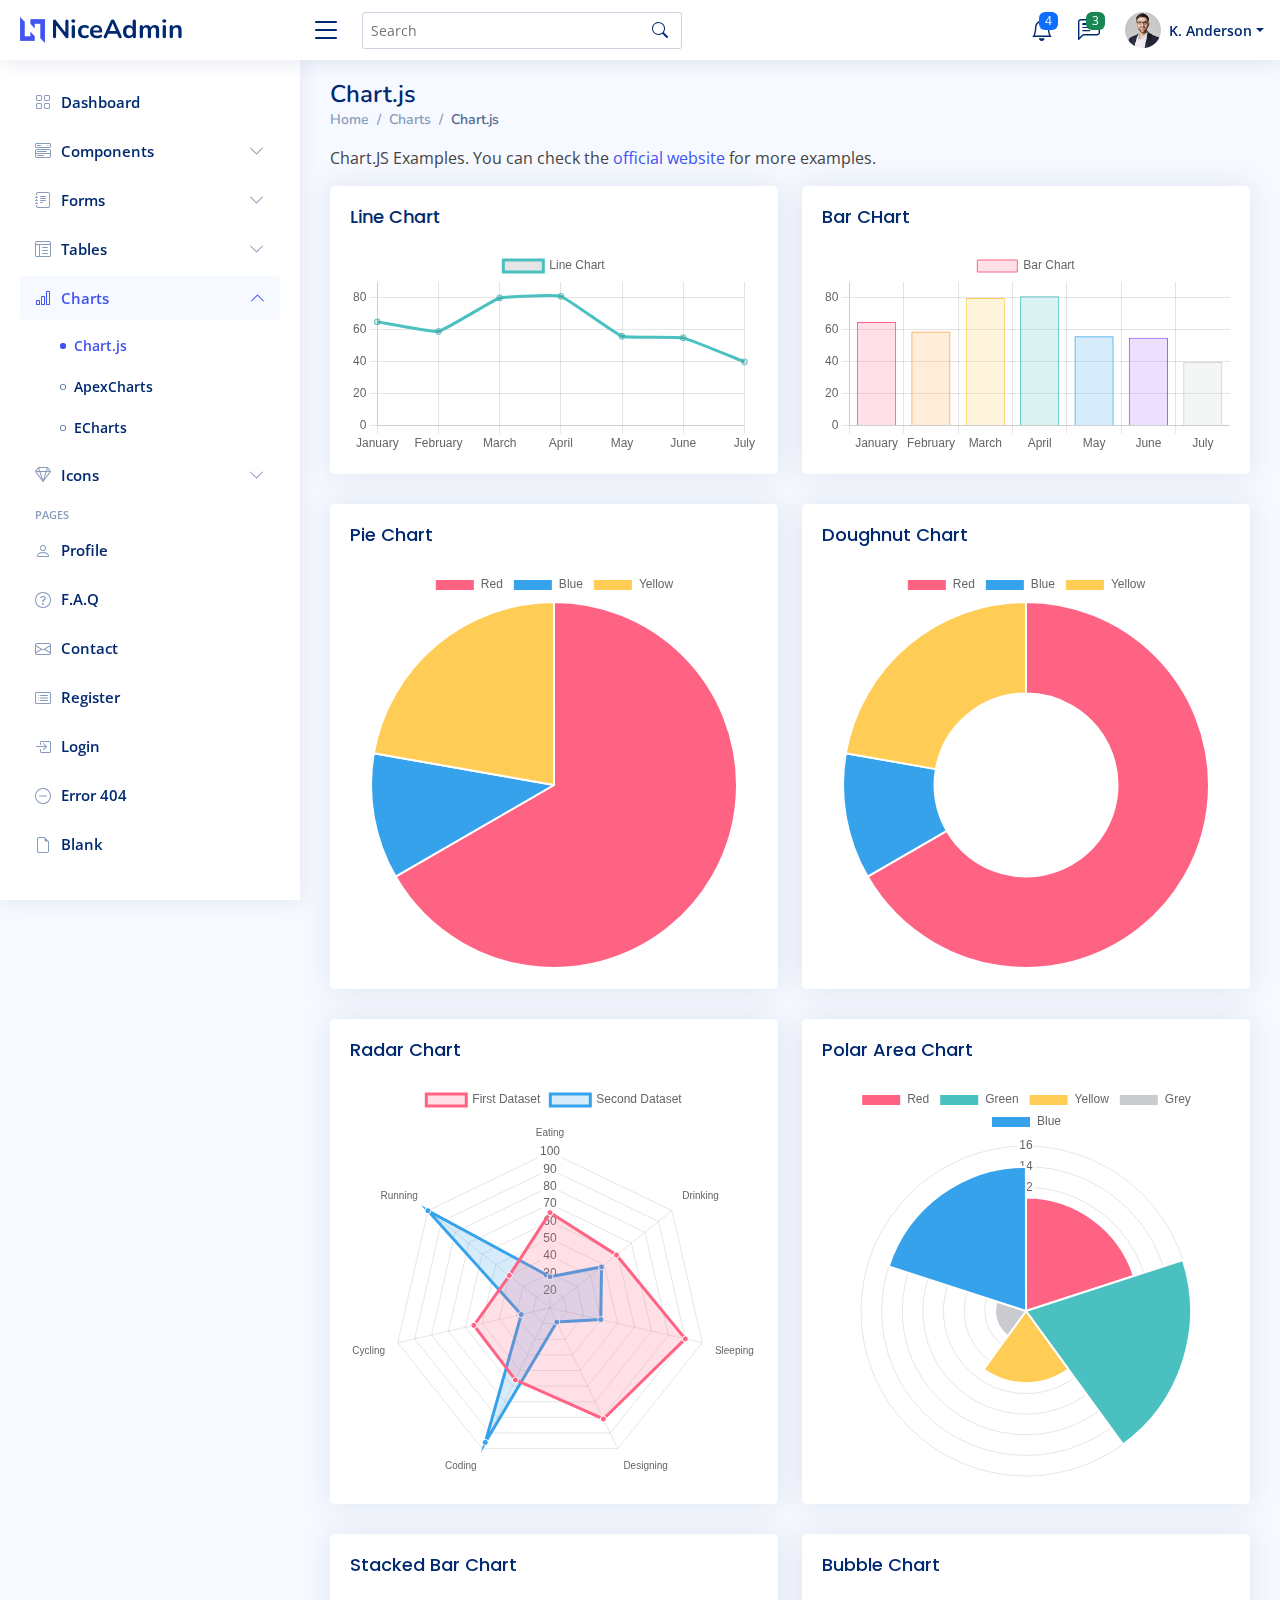
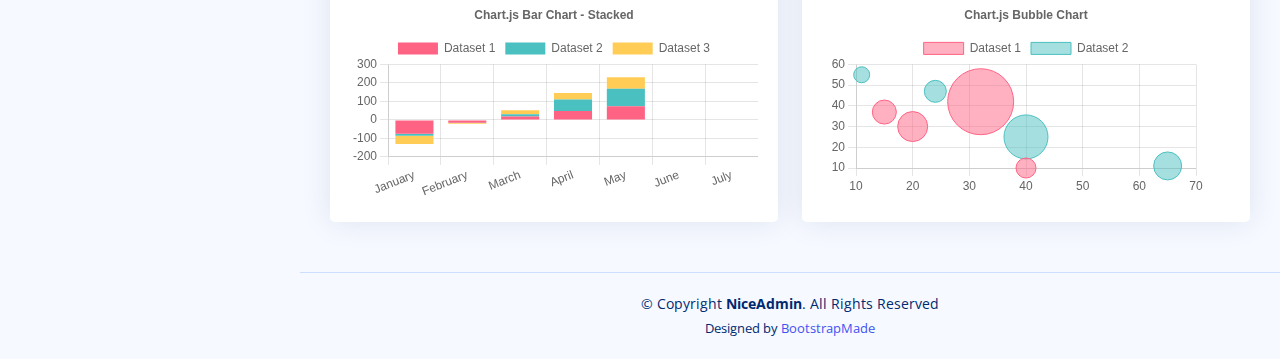
<file: charts-chartjs.html>
<!DOCTYPE html>
<html lang="en">

<head>
  <meta charset="utf-8">
  <meta content="width=device-width, initial-scale=1.0" name="viewport">

  <title>Charts / Chart.js - NiceAdmin Bootstrap Template</title>
  <meta content="" name="description">
  <meta content="" name="keywords">

  <!-- Favicons -->
  <link href="assets/img/favicon.png" rel="icon">
  <link href="assets/img/apple-touch-icon.png" rel="apple-touch-icon">

  <!-- Google Fonts -->
  <link href="https://fonts.gstatic.com" rel="preconnect">
  <link href="https://fonts.googleapis.com/css?family=Open+Sans:300,300i,400,400i,600,600i,700,700i|Nunito:300,300i,400,400i,600,600i,700,700i|Poppins:300,300i,400,400i,500,500i,600,600i,700,700i" rel="stylesheet">

  <!-- Vendor CSS Files -->
  <link href="assets/vendor/bootstrap/css/bootstrap.min.css" rel="stylesheet">
  <link href="assets/vendor/bootstrap-icons/bootstrap-icons.css" rel="stylesheet">
  <link href="assets/vendor/boxicons/css/boxicons.min.css" rel="stylesheet">
  <link href="assets/vendor/quill/quill.snow.css" rel="stylesheet">
  <link href="assets/vendor/quill/quill.bubble.css" rel="stylesheet">
  <link href="assets/vendor/remixicon/remixicon.css" rel="stylesheet">
  <link href="assets/vendor/simple-datatables/style.css" rel="stylesheet">

  <!-- Template Main CSS File -->
  <link href="assets/css/style.css" rel="stylesheet">

  <!-- =======================================================
  * Template Name: NiceAdmin
  * Updated: Aug 30 2023 with Bootstrap v5.3.1
  * Template URL: https://bootstrapmade.com/nice-admin-bootstrap-admin-html-template/
  * Author: BootstrapMade.com
  * License: https://bootstrapmade.com/license/
  ======================================================== -->
</head>

<body>

  <!-- ======= Header ======= -->
  <header id="header" class="header fixed-top d-flex align-items-center">

    <div class="d-flex align-items-center justify-content-between">
      <a href="index.html" class="logo d-flex align-items-center">
        <img src="assets/img/logo.png" alt="">
        <span class="d-none d-lg-block">NiceAdmin</span>
      </a>
      <i class="bi bi-list toggle-sidebar-btn"></i>
    </div><!-- End Logo -->

    <div class="search-bar">
      <form class="search-form d-flex align-items-center" method="POST" action="#">
        <input type="text" name="query" placeholder="Search" title="Enter search keyword">
        <button type="submit" title="Search"><i class="bi bi-search"></i></button>
      </form>
    </div><!-- End Search Bar -->

    <nav class="header-nav ms-auto">
      <ul class="d-flex align-items-center">

        <li class="nav-item d-block d-lg-none">
          <a class="nav-link nav-icon search-bar-toggle " href="#">
            <i class="bi bi-search"></i>
          </a>
        </li><!-- End Search Icon-->

        <li class="nav-item dropdown">

          <a class="nav-link nav-icon" href="#" data-bs-toggle="dropdown">
            <i class="bi bi-bell"></i>
            <span class="badge bg-primary badge-number">4</span>
          </a><!-- End Notification Icon -->

          <ul class="dropdown-menu dropdown-menu-end dropdown-menu-arrow notifications">
            <li class="dropdown-header">
              You have 4 new notifications
              <a href="#"><span class="badge rounded-pill bg-primary p-2 ms-2">View all</span></a>
            </li>
            <li>
              <hr class="dropdown-divider">
            </li>

            <li class="notification-item">
              <i class="bi bi-exclamation-circle text-warning"></i>
              <div>
                <h4>Lorem Ipsum</h4>
                <p>Quae dolorem earum veritatis oditseno</p>
                <p>30 min. ago</p>
              </div>
            </li>

            <li>
              <hr class="dropdown-divider">
            </li>

            <li class="notification-item">
              <i class="bi bi-x-circle text-danger"></i>
              <div>
                <h4>Atque rerum nesciunt</h4>
                <p>Quae dolorem earum veritatis oditseno</p>
                <p>1 hr. ago</p>
              </div>
            </li>

            <li>
              <hr class="dropdown-divider">
            </li>

            <li class="notification-item">
              <i class="bi bi-check-circle text-success"></i>
              <div>
                <h4>Sit rerum fuga</h4>
                <p>Quae dolorem earum veritatis oditseno</p>
                <p>2 hrs. ago</p>
              </div>
            </li>

            <li>
              <hr class="dropdown-divider">
            </li>

            <li class="notification-item">
              <i class="bi bi-info-circle text-primary"></i>
              <div>
                <h4>Dicta reprehenderit</h4>
                <p>Quae dolorem earum veritatis oditseno</p>
                <p>4 hrs. ago</p>
              </div>
            </li>

            <li>
              <hr class="dropdown-divider">
            </li>
            <li class="dropdown-footer">
              <a href="#">Show all notifications</a>
            </li>

          </ul><!-- End Notification Dropdown Items -->

        </li><!-- End Notification Nav -->

        <li class="nav-item dropdown">

          <a class="nav-link nav-icon" href="#" data-bs-toggle="dropdown">
            <i class="bi bi-chat-left-text"></i>
            <span class="badge bg-success badge-number">3</span>
          </a><!-- End Messages Icon -->

          <ul class="dropdown-menu dropdown-menu-end dropdown-menu-arrow messages">
            <li class="dropdown-header">
              You have 3 new messages
              <a href="#"><span class="badge rounded-pill bg-primary p-2 ms-2">View all</span></a>
            </li>
            <li>
              <hr class="dropdown-divider">
            </li>

            <li class="message-item">
              <a href="#">
                <img src="assets/img/messages-1.jpg" alt="" class="rounded-circle">
                <div>
                  <h4>Maria Hudson</h4>
                  <p>Velit asperiores et ducimus soluta repudiandae labore officia est ut...</p>
                  <p>4 hrs. ago</p>
                </div>
              </a>
            </li>
            <li>
              <hr class="dropdown-divider">
            </li>

            <li class="message-item">
              <a href="#">
                <img src="assets/img/messages-2.jpg" alt="" class="rounded-circle">
                <div>
                  <h4>Anna Nelson</h4>
                  <p>Velit asperiores et ducimus soluta repudiandae labore officia est ut...</p>
                  <p>6 hrs. ago</p>
                </div>
              </a>
            </li>
            <li>
              <hr class="dropdown-divider">
            </li>

            <li class="message-item">
              <a href="#">
                <img src="assets/img/messages-3.jpg" alt="" class="rounded-circle">
                <div>
                  <h4>David Muldon</h4>
                  <p>Velit asperiores et ducimus soluta repudiandae labore officia est ut...</p>
                  <p>8 hrs. ago</p>
                </div>
              </a>
            </li>
            <li>
              <hr class="dropdown-divider">
            </li>

            <li class="dropdown-footer">
              <a href="#">Show all messages</a>
            </li>

          </ul><!-- End Messages Dropdown Items -->

        </li><!-- End Messages Nav -->

        <li class="nav-item dropdown pe-3">

          <a class="nav-link nav-profile d-flex align-items-center pe-0" href="#" data-bs-toggle="dropdown">
            <img src="assets/img/profile-img.jpg" alt="Profile" class="rounded-circle">
            <span class="d-none d-md-block dropdown-toggle ps-2">K. Anderson</span>
          </a><!-- End Profile Iamge Icon -->

          <ul class="dropdown-menu dropdown-menu-end dropdown-menu-arrow profile">
            <li class="dropdown-header">
              <h6>Kevin Anderson</h6>
              <span>Web Designer</span>
            </li>
            <li>
              <hr class="dropdown-divider">
            </li>

            <li>
              <a class="dropdown-item d-flex align-items-center" href="users-profile.html">
                <i class="bi bi-person"></i>
                <span>My Profile</span>
              </a>
            </li>
            <li>
              <hr class="dropdown-divider">
            </li>

            <li>
              <a class="dropdown-item d-flex align-items-center" href="users-profile.html">
                <i class="bi bi-gear"></i>
                <span>Account Settings</span>
              </a>
            </li>
            <li>
              <hr class="dropdown-divider">
            </li>

            <li>
              <a class="dropdown-item d-flex align-items-center" href="pages-faq.html">
                <i class="bi bi-question-circle"></i>
                <span>Need Help?</span>
              </a>
            </li>
            <li>
              <hr class="dropdown-divider">
            </li>

            <li>
              <a class="dropdown-item d-flex align-items-center" href="#">
                <i class="bi bi-box-arrow-right"></i>
                <span>Sign Out</span>
              </a>
            </li>

          </ul><!-- End Profile Dropdown Items -->
        </li><!-- End Profile Nav -->

      </ul>
    </nav><!-- End Icons Navigation -->

  </header><!-- End Header -->

  <!-- ======= Sidebar ======= -->
  <aside id="sidebar" class="sidebar">

    <ul class="sidebar-nav" id="sidebar-nav">

      <li class="nav-item">
        <a class="nav-link collapsed" href="index.html">
          <i class="bi bi-grid"></i>
          <span>Dashboard</span>
        </a>
      </li><!-- End Dashboard Nav -->

      <li class="nav-item">
        <a class="nav-link collapsed" data-bs-target="#components-nav" data-bs-toggle="collapse" href="#">
          <i class="bi bi-menu-button-wide"></i><span>Components</span><i class="bi bi-chevron-down ms-auto"></i>
        </a>
        <ul id="components-nav" class="nav-content collapse " data-bs-parent="#sidebar-nav">
          <li>
            <a href="components-alerts.html">
              <i class="bi bi-circle"></i><span>Alerts</span>
            </a>
          </li>
          <li>
            <a href="components-accordion.html">
              <i class="bi bi-circle"></i><span>Accordion</span>
            </a>
          </li>
          <li>
            <a href="components-badges.html">
              <i class="bi bi-circle"></i><span>Badges</span>
            </a>
          </li>
          <li>
            <a href="components-breadcrumbs.html">
              <i class="bi bi-circle"></i><span>Breadcrumbs</span>
            </a>
          </li>
          <li>
            <a href="components-buttons.html">
              <i class="bi bi-circle"></i><span>Buttons</span>
            </a>
          </li>
          <li>
            <a href="components-cards.html">
              <i class="bi bi-circle"></i><span>Cards</span>
            </a>
          </li>
          <li>
            <a href="components-carousel.html">
              <i class="bi bi-circle"></i><span>Carousel</span>
            </a>
          </li>
          <li>
            <a href="components-list-group.html">
              <i class="bi bi-circle"></i><span>List group</span>
            </a>
          </li>
          <li>
            <a href="components-modal.html">
              <i class="bi bi-circle"></i><span>Modal</span>
            </a>
          </li>
          <li>
            <a href="components-tabs.html">
              <i class="bi bi-circle"></i><span>Tabs</span>
            </a>
          </li>
          <li>
            <a href="components-pagination.html">
              <i class="bi bi-circle"></i><span>Pagination</span>
            </a>
          </li>
          <li>
            <a href="components-progress.html">
              <i class="bi bi-circle"></i><span>Progress</span>
            </a>
          </li>
          <li>
            <a href="components-spinners.html">
              <i class="bi bi-circle"></i><span>Spinners</span>
            </a>
          </li>
          <li>
            <a href="components-tooltips.html">
              <i class="bi bi-circle"></i><span>Tooltips</span>
            </a>
          </li>
        </ul>
      </li><!-- End Components Nav -->

      <li class="nav-item">
        <a class="nav-link collapsed" data-bs-target="#forms-nav" data-bs-toggle="collapse" href="#">
          <i class="bi bi-journal-text"></i><span>Forms</span><i class="bi bi-chevron-down ms-auto"></i>
        </a>
        <ul id="forms-nav" class="nav-content collapse " data-bs-parent="#sidebar-nav">
          <li>
            <a href="forms-elements.html">
              <i class="bi bi-circle"></i><span>Form Elements</span>
            </a>
          </li>
          <li>
            <a href="forms-layouts.html">
              <i class="bi bi-circle"></i><span>Form Layouts</span>
            </a>
          </li>
          <li>
            <a href="forms-editors.html">
              <i class="bi bi-circle"></i><span>Form Editors</span>
            </a>
          </li>
          <li>
            <a href="forms-validation.html">
              <i class="bi bi-circle"></i><span>Form Validation</span>
            </a>
          </li>
        </ul>
      </li><!-- End Forms Nav -->

      <li class="nav-item">
        <a class="nav-link collapsed" data-bs-target="#tables-nav" data-bs-toggle="collapse" href="#">
          <i class="bi bi-layout-text-window-reverse"></i><span>Tables</span><i class="bi bi-chevron-down ms-auto"></i>
        </a>
        <ul id="tables-nav" class="nav-content collapse " data-bs-parent="#sidebar-nav">
          <li>
            <a href="tables-general.html">
              <i class="bi bi-circle"></i><span>General Tables</span>
            </a>
          </li>
          <li>
            <a href="tables-data.html">
              <i class="bi bi-circle"></i><span>Data Tables</span>
            </a>
          </li>
        </ul>
      </li><!-- End Tables Nav -->

      <li class="nav-item">
        <a class="nav-link " data-bs-target="#charts-nav" data-bs-toggle="collapse" href="#">
          <i class="bi bi-bar-chart"></i><span>Charts</span><i class="bi bi-chevron-down ms-auto"></i>
        </a>
        <ul id="charts-nav" class="nav-content collapse show" data-bs-parent="#sidebar-nav">
          <li>
            <a href="charts-chartjs.html" class="active">
              <i class="bi bi-circle"></i><span>Chart.js</span>
            </a>
          </li>
          <li>
            <a href="charts-apexcharts.html">
              <i class="bi bi-circle"></i><span>ApexCharts</span>
            </a>
          </li>
          <li>
            <a href="charts-echarts.html">
              <i class="bi bi-circle"></i><span>ECharts</span>
            </a>
          </li>
        </ul>
      </li><!-- End Charts Nav -->

      <li class="nav-item">
        <a class="nav-link collapsed" data-bs-target="#icons-nav" data-bs-toggle="collapse" href="#">
          <i class="bi bi-gem"></i><span>Icons</span><i class="bi bi-chevron-down ms-auto"></i>
        </a>
        <ul id="icons-nav" class="nav-content collapse " data-bs-parent="#sidebar-nav">
          <li>
            <a href="icons-bootstrap.html">
              <i class="bi bi-circle"></i><span>Bootstrap Icons</span>
            </a>
          </li>
          <li>
            <a href="icons-remix.html">
              <i class="bi bi-circle"></i><span>Remix Icons</span>
            </a>
          </li>
          <li>
            <a href="icons-boxicons.html">
              <i class="bi bi-circle"></i><span>Boxicons</span>
            </a>
          </li>
        </ul>
      </li><!-- End Icons Nav -->

      <li class="nav-heading">Pages</li>

      <li class="nav-item">
        <a class="nav-link collapsed" href="users-profile.html">
          <i class="bi bi-person"></i>
          <span>Profile</span>
        </a>
      </li><!-- End Profile Page Nav -->

      <li class="nav-item">
        <a class="nav-link collapsed" href="pages-faq.html">
          <i class="bi bi-question-circle"></i>
          <span>F.A.Q</span>
        </a>
      </li><!-- End F.A.Q Page Nav -->

      <li class="nav-item">
        <a class="nav-link collapsed" href="pages-contact.html">
          <i class="bi bi-envelope"></i>
          <span>Contact</span>
        </a>
      </li><!-- End Contact Page Nav -->

      <li class="nav-item">
        <a class="nav-link collapsed" href="pages-register.html">
          <i class="bi bi-card-list"></i>
          <span>Register</span>
        </a>
      </li><!-- End Register Page Nav -->

      <li class="nav-item">
        <a class="nav-link collapsed" href="pages-login.html">
          <i class="bi bi-box-arrow-in-right"></i>
          <span>Login</span>
        </a>
      </li><!-- End Login Page Nav -->

      <li class="nav-item">
        <a class="nav-link collapsed" href="pages-error-404.html">
          <i class="bi bi-dash-circle"></i>
          <span>Error 404</span>
        </a>
      </li><!-- End Error 404 Page Nav -->

      <li class="nav-item">
        <a class="nav-link collapsed" href="pages-blank.html">
          <i class="bi bi-file-earmark"></i>
          <span>Blank</span>
        </a>
      </li><!-- End Blank Page Nav -->

    </ul>

  </aside><!-- End Sidebar-->

  <main id="main" class="main">

    <div class="pagetitle">
      <h1>Chart.js</h1>
      <nav>
        <ol class="breadcrumb">
          <li class="breadcrumb-item"><a href="index.html">Home</a></li>
          <li class="breadcrumb-item">Charts</li>
          <li class="breadcrumb-item active">Chart.js</li>
        </ol>
      </nav>
    </div><!-- End Page Title -->

    <p>Chart.JS Examples. You can check the <a href="https://www.chartjs.org/docs/latest/samples/" target="_blank">official website</a> for more examples.</p>

    <section class="section">
      <div class="row">

        <div class="col-lg-6">
          <div class="card">
            <div class="card-body">
              <h5 class="card-title">Line Chart</h5>

              <!-- Line Chart -->
              <canvas id="lineChart" style="max-height: 400px;"></canvas>
              <script>
                document.addEventListener("DOMContentLoaded", () => {
                  new Chart(document.querySelector('#lineChart'), {
                    type: 'line',
                    data: {
                      labels: ['January', 'February', 'March', 'April', 'May', 'June', 'July'],
                      datasets: [{
                        label: 'Line Chart',
                        data: [65, 59, 80, 81, 56, 55, 40],
                        fill: false,
                        borderColor: 'rgb(75, 192, 192)',
                        tension: 0.1
                      }]
                    },
                    options: {
                      scales: {
                        y: {
                          beginAtZero: true
                        }
                      }
                    }
                  });
                });
              </script>
              <!-- End Line CHart -->

            </div>
          </div>
        </div>

        <div class="col-lg-6">
          <div class="card">
            <div class="card-body">
              <h5 class="card-title">Bar CHart</h5>

              <!-- Bar Chart -->
              <canvas id="barChart" style="max-height: 400px;"></canvas>
              <script>
                document.addEventListener("DOMContentLoaded", () => {
                  new Chart(document.querySelector('#barChart'), {
                    type: 'bar',
                    data: {
                      labels: ['January', 'February', 'March', 'April', 'May', 'June', 'July'],
                      datasets: [{
                        label: 'Bar Chart',
                        data: [65, 59, 80, 81, 56, 55, 40],
                        backgroundColor: [
                          'rgba(255, 99, 132, 0.2)',
                          'rgba(255, 159, 64, 0.2)',
                          'rgba(255, 205, 86, 0.2)',
                          'rgba(75, 192, 192, 0.2)',
                          'rgba(54, 162, 235, 0.2)',
                          'rgba(153, 102, 255, 0.2)',
                          'rgba(201, 203, 207, 0.2)'
                        ],
                        borderColor: [
                          'rgb(255, 99, 132)',
                          'rgb(255, 159, 64)',
                          'rgb(255, 205, 86)',
                          'rgb(75, 192, 192)',
                          'rgb(54, 162, 235)',
                          'rgb(153, 102, 255)',
                          'rgb(201, 203, 207)'
                        ],
                        borderWidth: 1
                      }]
                    },
                    options: {
                      scales: {
                        y: {
                          beginAtZero: true
                        }
                      }
                    }
                  });
                });
              </script>
              <!-- End Bar CHart -->

            </div>
          </div>
        </div>

        <div class="col-lg-6">
          <div class="card">
            <div class="card-body">
              <h5 class="card-title">Pie Chart</h5>

              <!-- Pie Chart -->
              <canvas id="pieChart" style="max-height: 400px;"></canvas>
              <script>
                document.addEventListener("DOMContentLoaded", () => {
                  new Chart(document.querySelector('#pieChart'), {
                    type: 'pie',
                    data: {
                      labels: [
                        'Red',
                        'Blue',
                        'Yellow'
                      ],
                      datasets: [{
                        label: 'My First Dataset',
                        data: [300, 50, 100],
                        backgroundColor: [
                          'rgb(255, 99, 132)',
                          'rgb(54, 162, 235)',
                          'rgb(255, 205, 86)'
                        ],
                        hoverOffset: 4
                      }]
                    }
                  });
                });
              </script>
              <!-- End Pie CHart -->

            </div>
          </div>
        </div>

        <div class="col-lg-6">
          <div class="card">
            <div class="card-body">
              <h5 class="card-title">Doughnut Chart</h5>

              <!-- Doughnut Chart -->
              <canvas id="doughnutChart" style="max-height: 400px;"></canvas>
              <script>
                document.addEventListener("DOMContentLoaded", () => {
                  new Chart(document.querySelector('#doughnutChart'), {
                    type: 'doughnut',
                    data: {
                      labels: [
                        'Red',
                        'Blue',
                        'Yellow'
                      ],
                      datasets: [{
                        label: 'My First Dataset',
                        data: [300, 50, 100],
                        backgroundColor: [
                          'rgb(255, 99, 132)',
                          'rgb(54, 162, 235)',
                          'rgb(255, 205, 86)'
                        ],
                        hoverOffset: 4
                      }]
                    }
                  });
                });
              </script>
              <!-- End Doughnut CHart -->

            </div>
          </div>
        </div>

        <div class="col-lg-6">
          <div class="card">
            <div class="card-body">
              <h5 class="card-title">Radar Chart</h5>

              <!-- Radar Chart -->
              <canvas id="radarChart" style="max-height: 400px;"></canvas>
              <script>
                document.addEventListener("DOMContentLoaded", () => {
                  new Chart(document.querySelector('#radarChart'), {
                    type: 'radar',
                    data: {
                      labels: [
                        'Eating',
                        'Drinking',
                        'Sleeping',
                        'Designing',
                        'Coding',
                        'Cycling',
                        'Running'
                      ],
                      datasets: [{
                        label: 'First Dataset',
                        data: [65, 59, 90, 81, 56, 55, 40],
                        fill: true,
                        backgroundColor: 'rgba(255, 99, 132, 0.2)',
                        borderColor: 'rgb(255, 99, 132)',
                        pointBackgroundColor: 'rgb(255, 99, 132)',
                        pointBorderColor: '#fff',
                        pointHoverBackgroundColor: '#fff',
                        pointHoverBorderColor: 'rgb(255, 99, 132)'
                      }, {
                        label: 'Second Dataset',
                        data: [28, 48, 40, 19, 96, 27, 100],
                        fill: true,
                        backgroundColor: 'rgba(54, 162, 235, 0.2)',
                        borderColor: 'rgb(54, 162, 235)',
                        pointBackgroundColor: 'rgb(54, 162, 235)',
                        pointBorderColor: '#fff',
                        pointHoverBackgroundColor: '#fff',
                        pointHoverBorderColor: 'rgb(54, 162, 235)'
                      }]
                    },
                    options: {
                      elements: {
                        line: {
                          borderWidth: 3
                        }
                      }
                    }
                  });
                });
              </script>
              <!-- End Radar CHart -->

            </div>
          </div>
        </div>

        <div class="col-lg-6">
          <div class="card">
            <div class="card-body">
              <h5 class="card-title">Polar Area Chart</h5>

              <!-- Polar Area Chart -->
              <canvas id="polarAreaChart" style="max-height: 400px;"></canvas>
              <script>
                document.addEventListener("DOMContentLoaded", () => {
                  new Chart(document.querySelector('#polarAreaChart'), {
                    type: 'polarArea',
                    data: {
                      labels: [
                        'Red',
                        'Green',
                        'Yellow',
                        'Grey',
                        'Blue'
                      ],
                      datasets: [{
                        label: 'My First Dataset',
                        data: [11, 16, 7, 3, 14],
                        backgroundColor: [
                          'rgb(255, 99, 132)',
                          'rgb(75, 192, 192)',
                          'rgb(255, 205, 86)',
                          'rgb(201, 203, 207)',
                          'rgb(54, 162, 235)'
                        ]
                      }]
                    }
                  });
                });
              </script>
              <!-- End Polar Area Chart -->

            </div>
          </div>
        </div>

        <div class="col-lg-6">
          <div class="card">
            <div class="card-body">
              <h5 class="card-title">Stacked Bar Chart</h5>

              <!-- Stacked Bar Chart -->
              <canvas id="stakedBarChart" style="max-height: 400px;"></canvas>
              <script>
                document.addEventListener("DOMContentLoaded", () => {
                  new Chart(document.querySelector('#stakedBarChart'), {
                    type: 'bar',
                    data: {
                      labels: ['January', 'February', 'March', 'April', 'May', 'June', 'July'],
                      datasets: [{
                          label: 'Dataset 1',
                          data: [-75, -15, 18, 48, 74],
                          backgroundColor: 'rgb(255, 99, 132)',
                        },
                        {
                          label: 'Dataset 2',
                          data: [-11, -1, 12, 62, 95],
                          backgroundColor: 'rgb(75, 192, 192)',
                        },
                        {
                          label: 'Dataset 3',
                          data: [-44, -5, 22, 35, 62],
                          backgroundColor: 'rgb(255, 205, 86)',
                        },
                      ]
                    },
                    options: {
                      plugins: {
                        title: {
                          display: true,
                          text: 'Chart.js Bar Chart - Stacked'
                        },
                      },
                      responsive: true,
                      scales: {
                        x: {
                          stacked: true,
                        },
                        y: {
                          stacked: true
                        }
                      }
                    }
                  });
                });
              </script>
              <!-- End Stacked Bar Chart -->

            </div>
          </div>
        </div>

        <div class="col-lg-6">
          <div class="card">
            <div class="card-body">
              <h5 class="card-title">Bubble Chart</h5>

              <!-- Bubble Chart -->
              <canvas id="bubbleChart" style="max-height: 400px;"></canvas>
              <script>
                document.addEventListener("DOMContentLoaded", () => {
                  new Chart(document.querySelector('#bubbleChart'), {
                    type: 'bubble',
                    data: {
                      labels: ['January', 'February', 'March', 'April', 'May', 'June', 'July'],
                      datasets: [{
                          label: 'Dataset 1',
                          data: [{
                              x: 20,
                              y: 30,
                              r: 15
                            },
                            {
                              x: 40,
                              y: 10,
                              r: 10
                            },
                            {
                              x: 15,
                              y: 37,
                              r: 12
                            },
                            {
                              x: 32,
                              y: 42,
                              r: 33
                            }
                          ],
                          borderColor: 'rgb(255, 99, 132)',
                          backgroundColor: 'rgba(255, 99, 132, 0.5)'
                        },
                        {
                          label: 'Dataset 2',
                          data: [{
                              x: 40,
                              y: 25,
                              r: 22
                            },
                            {
                              x: 24,
                              y: 47,
                              r: 11
                            },
                            {
                              x: 65,
                              y: 11,
                              r: 14
                            },
                            {
                              x: 11,
                              y: 55,
                              r: 8
                            }
                          ],
                          borderColor: 'rgb(75, 192, 192)',
                          backgroundColor: 'rgba(75, 192, 192, 0.5)'
                        }
                      ]
                    },
                    options: {
                      responsive: true,
                      plugins: {
                        legend: {
                          position: 'top',
                        },
                        title: {
                          display: true,
                          text: 'Chart.js Bubble Chart'
                        }
                      }
                    }
                  });
                });
              </script>
              <!-- End Bubble Chart -->

            </div>
          </div>
        </div>

      </div>
    </section>

  </main><!-- End #main -->

  <!-- ======= Footer ======= -->
  <footer id="footer" class="footer">
    <div class="copyright">
      &copy; Copyright <strong><span>NiceAdmin</span></strong>. All Rights Reserved
    </div>
    <div class="credits">
      <!-- All the links in the footer should remain intact. -->
      <!-- You can delete the links only if you purchased the pro version. -->
      <!-- Licensing information: https://bootstrapmade.com/license/ -->
      <!-- Purchase the pro version with working PHP/AJAX contact form: https://bootstrapmade.com/nice-admin-bootstrap-admin-html-template/ -->
      Designed by <a href="https://bootstrapmade.com/">BootstrapMade</a>
    </div>
  </footer><!-- End Footer -->

  <a href="#" class="back-to-top d-flex align-items-center justify-content-center"><i class="bi bi-arrow-up-short"></i></a>

  <!-- Vendor JS Files -->
  <script src="assets/vendor/apexcharts/apexcharts.min.js"></script>
  <script src="assets/vendor/bootstrap/js/bootstrap.bundle.min.js"></script>
  <script src="assets/vendor/chart.js/chart.umd.js"></script>
  <script src="assets/vendor/echarts/echarts.min.js"></script>
  <script src="assets/vendor/quill/quill.min.js"></script>
  <script src="assets/vendor/simple-datatables/simple-datatables.js"></script>
  <script src="assets/vendor/tinymce/tinymce.min.js"></script>
  <script src="assets/vendor/php-email-form/validate.js"></script>

  <!-- Template Main JS File -->
  <script src="assets/js/main.js"></script>

</body>

</html>
</file>
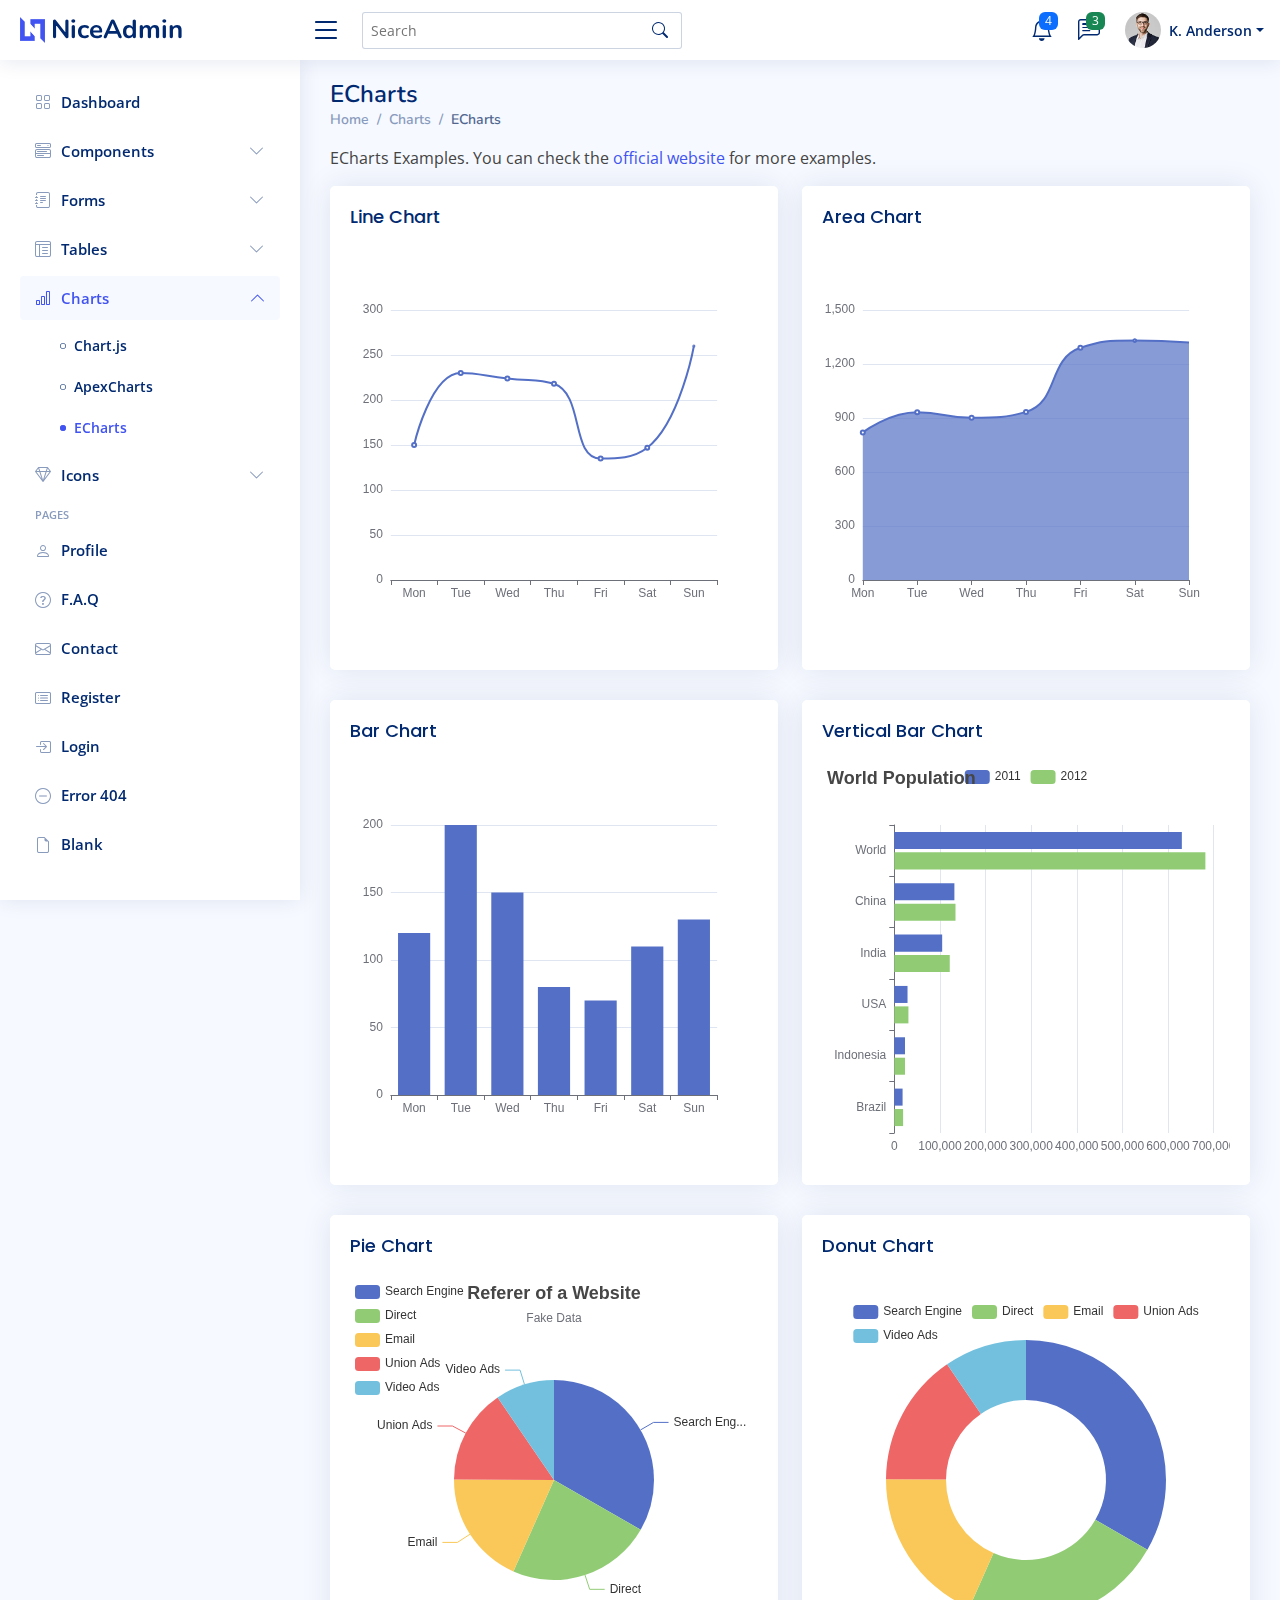
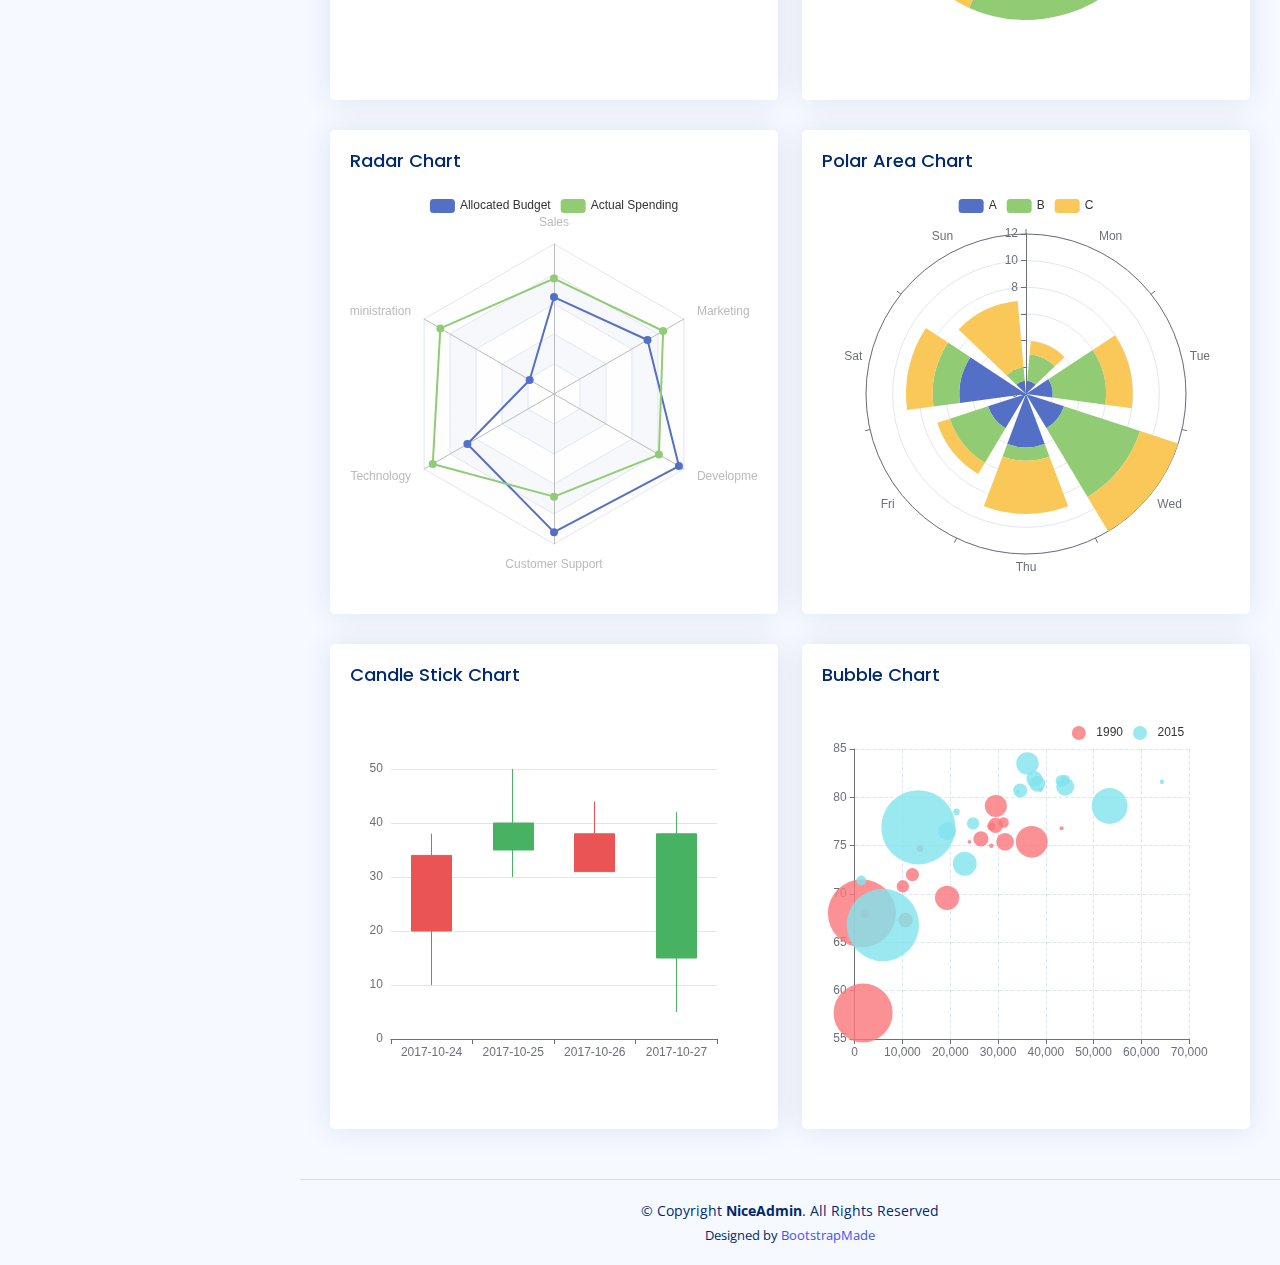
<file: charts-echarts.html>
<!DOCTYPE html>
<html lang="en">

<head>
  <meta charset="utf-8">
  <meta content="width=device-width, initial-scale=1.0" name="viewport">

  <title>Charts / ECharts - NiceAdmin Bootstrap Template</title>
  <meta content="" name="description">
  <meta content="" name="keywords">

  <!-- Favicons -->
  <link href="assets/img/favicon.png" rel="icon">
  <link href="assets/img/apple-touch-icon.png" rel="apple-touch-icon">

  <!-- Google Fonts -->
  <link href="https://fonts.gstatic.com" rel="preconnect">
  <link href="https://fonts.googleapis.com/css?family=Open+Sans:300,300i,400,400i,600,600i,700,700i|Nunito:300,300i,400,400i,600,600i,700,700i|Poppins:300,300i,400,400i,500,500i,600,600i,700,700i" rel="stylesheet">

  <!-- Vendor CSS Files -->
  <link href="assets/vendor/bootstrap/css/bootstrap.min.css" rel="stylesheet">
  <link href="assets/vendor/bootstrap-icons/bootstrap-icons.css" rel="stylesheet">
  <link href="assets/vendor/boxicons/css/boxicons.min.css" rel="stylesheet">
  <link href="assets/vendor/quill/quill.snow.css" rel="stylesheet">
  <link href="assets/vendor/quill/quill.bubble.css" rel="stylesheet">
  <link href="assets/vendor/remixicon/remixicon.css" rel="stylesheet">
  <link href="assets/vendor/simple-datatables/style.css" rel="stylesheet">

  <!-- Template Main CSS File -->
  <link href="assets/css/style.css" rel="stylesheet">

  <!-- =======================================================
  * Template Name: NiceAdmin
  * Updated: Aug 30 2023 with Bootstrap v5.3.1
  * Template URL: https://bootstrapmade.com/nice-admin-bootstrap-admin-html-template/
  * Author: BootstrapMade.com
  * License: https://bootstrapmade.com/license/
  ======================================================== -->
</head>

<body>

  <!-- ======= Header ======= -->
  <header id="header" class="header fixed-top d-flex align-items-center">

    <div class="d-flex align-items-center justify-content-between">
      <a href="index.html" class="logo d-flex align-items-center">
        <img src="assets/img/logo.png" alt="">
        <span class="d-none d-lg-block">NiceAdmin</span>
      </a>
      <i class="bi bi-list toggle-sidebar-btn"></i>
    </div><!-- End Logo -->

    <div class="search-bar">
      <form class="search-form d-flex align-items-center" method="POST" action="#">
        <input type="text" name="query" placeholder="Search" title="Enter search keyword">
        <button type="submit" title="Search"><i class="bi bi-search"></i></button>
      </form>
    </div><!-- End Search Bar -->

    <nav class="header-nav ms-auto">
      <ul class="d-flex align-items-center">

        <li class="nav-item d-block d-lg-none">
          <a class="nav-link nav-icon search-bar-toggle " href="#">
            <i class="bi bi-search"></i>
          </a>
        </li><!-- End Search Icon-->

        <li class="nav-item dropdown">

          <a class="nav-link nav-icon" href="#" data-bs-toggle="dropdown">
            <i class="bi bi-bell"></i>
            <span class="badge bg-primary badge-number">4</span>
          </a><!-- End Notification Icon -->

          <ul class="dropdown-menu dropdown-menu-end dropdown-menu-arrow notifications">
            <li class="dropdown-header">
              You have 4 new notifications
              <a href="#"><span class="badge rounded-pill bg-primary p-2 ms-2">View all</span></a>
            </li>
            <li>
              <hr class="dropdown-divider">
            </li>

            <li class="notification-item">
              <i class="bi bi-exclamation-circle text-warning"></i>
              <div>
                <h4>Lorem Ipsum</h4>
                <p>Quae dolorem earum veritatis oditseno</p>
                <p>30 min. ago</p>
              </div>
            </li>

            <li>
              <hr class="dropdown-divider">
            </li>

            <li class="notification-item">
              <i class="bi bi-x-circle text-danger"></i>
              <div>
                <h4>Atque rerum nesciunt</h4>
                <p>Quae dolorem earum veritatis oditseno</p>
                <p>1 hr. ago</p>
              </div>
            </li>

            <li>
              <hr class="dropdown-divider">
            </li>

            <li class="notification-item">
              <i class="bi bi-check-circle text-success"></i>
              <div>
                <h4>Sit rerum fuga</h4>
                <p>Quae dolorem earum veritatis oditseno</p>
                <p>2 hrs. ago</p>
              </div>
            </li>

            <li>
              <hr class="dropdown-divider">
            </li>

            <li class="notification-item">
              <i class="bi bi-info-circle text-primary"></i>
              <div>
                <h4>Dicta reprehenderit</h4>
                <p>Quae dolorem earum veritatis oditseno</p>
                <p>4 hrs. ago</p>
              </div>
            </li>

            <li>
              <hr class="dropdown-divider">
            </li>
            <li class="dropdown-footer">
              <a href="#">Show all notifications</a>
            </li>

          </ul><!-- End Notification Dropdown Items -->

        </li><!-- End Notification Nav -->

        <li class="nav-item dropdown">

          <a class="nav-link nav-icon" href="#" data-bs-toggle="dropdown">
            <i class="bi bi-chat-left-text"></i>
            <span class="badge bg-success badge-number">3</span>
          </a><!-- End Messages Icon -->

          <ul class="dropdown-menu dropdown-menu-end dropdown-menu-arrow messages">
            <li class="dropdown-header">
              You have 3 new messages
              <a href="#"><span class="badge rounded-pill bg-primary p-2 ms-2">View all</span></a>
            </li>
            <li>
              <hr class="dropdown-divider">
            </li>

            <li class="message-item">
              <a href="#">
                <img src="assets/img/messages-1.jpg" alt="" class="rounded-circle">
                <div>
                  <h4>Maria Hudson</h4>
                  <p>Velit asperiores et ducimus soluta repudiandae labore officia est ut...</p>
                  <p>4 hrs. ago</p>
                </div>
              </a>
            </li>
            <li>
              <hr class="dropdown-divider">
            </li>

            <li class="message-item">
              <a href="#">
                <img src="assets/img/messages-2.jpg" alt="" class="rounded-circle">
                <div>
                  <h4>Anna Nelson</h4>
                  <p>Velit asperiores et ducimus soluta repudiandae labore officia est ut...</p>
                  <p>6 hrs. ago</p>
                </div>
              </a>
            </li>
            <li>
              <hr class="dropdown-divider">
            </li>

            <li class="message-item">
              <a href="#">
                <img src="assets/img/messages-3.jpg" alt="" class="rounded-circle">
                <div>
                  <h4>David Muldon</h4>
                  <p>Velit asperiores et ducimus soluta repudiandae labore officia est ut...</p>
                  <p>8 hrs. ago</p>
                </div>
              </a>
            </li>
            <li>
              <hr class="dropdown-divider">
            </li>

            <li class="dropdown-footer">
              <a href="#">Show all messages</a>
            </li>

          </ul><!-- End Messages Dropdown Items -->

        </li><!-- End Messages Nav -->

        <li class="nav-item dropdown pe-3">

          <a class="nav-link nav-profile d-flex align-items-center pe-0" href="#" data-bs-toggle="dropdown">
            <img src="assets/img/profile-img.jpg" alt="Profile" class="rounded-circle">
            <span class="d-none d-md-block dropdown-toggle ps-2">K. Anderson</span>
          </a><!-- End Profile Iamge Icon -->

          <ul class="dropdown-menu dropdown-menu-end dropdown-menu-arrow profile">
            <li class="dropdown-header">
              <h6>Kevin Anderson</h6>
              <span>Web Designer</span>
            </li>
            <li>
              <hr class="dropdown-divider">
            </li>

            <li>
              <a class="dropdown-item d-flex align-items-center" href="users-profile.html">
                <i class="bi bi-person"></i>
                <span>My Profile</span>
              </a>
            </li>
            <li>
              <hr class="dropdown-divider">
            </li>

            <li>
              <a class="dropdown-item d-flex align-items-center" href="users-profile.html">
                <i class="bi bi-gear"></i>
                <span>Account Settings</span>
              </a>
            </li>
            <li>
              <hr class="dropdown-divider">
            </li>

            <li>
              <a class="dropdown-item d-flex align-items-center" href="pages-faq.html">
                <i class="bi bi-question-circle"></i>
                <span>Need Help?</span>
              </a>
            </li>
            <li>
              <hr class="dropdown-divider">
            </li>

            <li>
              <a class="dropdown-item d-flex align-items-center" href="#">
                <i class="bi bi-box-arrow-right"></i>
                <span>Sign Out</span>
              </a>
            </li>

          </ul><!-- End Profile Dropdown Items -->
        </li><!-- End Profile Nav -->

      </ul>
    </nav><!-- End Icons Navigation -->

  </header><!-- End Header -->

  <!-- ======= Sidebar ======= -->
  <aside id="sidebar" class="sidebar">

    <ul class="sidebar-nav" id="sidebar-nav">

      <li class="nav-item">
        <a class="nav-link collapsed" href="index.html">
          <i class="bi bi-grid"></i>
          <span>Dashboard</span>
        </a>
      </li><!-- End Dashboard Nav -->

      <li class="nav-item">
        <a class="nav-link collapsed" data-bs-target="#components-nav" data-bs-toggle="collapse" href="#">
          <i class="bi bi-menu-button-wide"></i><span>Components</span><i class="bi bi-chevron-down ms-auto"></i>
        </a>
        <ul id="components-nav" class="nav-content collapse " data-bs-parent="#sidebar-nav">
          <li>
            <a href="components-alerts.html">
              <i class="bi bi-circle"></i><span>Alerts</span>
            </a>
          </li>
          <li>
            <a href="components-accordion.html">
              <i class="bi bi-circle"></i><span>Accordion</span>
            </a>
          </li>
          <li>
            <a href="components-badges.html">
              <i class="bi bi-circle"></i><span>Badges</span>
            </a>
          </li>
          <li>
            <a href="components-breadcrumbs.html">
              <i class="bi bi-circle"></i><span>Breadcrumbs</span>
            </a>
          </li>
          <li>
            <a href="components-buttons.html">
              <i class="bi bi-circle"></i><span>Buttons</span>
            </a>
          </li>
          <li>
            <a href="components-cards.html">
              <i class="bi bi-circle"></i><span>Cards</span>
            </a>
          </li>
          <li>
            <a href="components-carousel.html">
              <i class="bi bi-circle"></i><span>Carousel</span>
            </a>
          </li>
          <li>
            <a href="components-list-group.html">
              <i class="bi bi-circle"></i><span>List group</span>
            </a>
          </li>
          <li>
            <a href="components-modal.html">
              <i class="bi bi-circle"></i><span>Modal</span>
            </a>
          </li>
          <li>
            <a href="components-tabs.html">
              <i class="bi bi-circle"></i><span>Tabs</span>
            </a>
          </li>
          <li>
            <a href="components-pagination.html">
              <i class="bi bi-circle"></i><span>Pagination</span>
            </a>
          </li>
          <li>
            <a href="components-progress.html">
              <i class="bi bi-circle"></i><span>Progress</span>
            </a>
          </li>
          <li>
            <a href="components-spinners.html">
              <i class="bi bi-circle"></i><span>Spinners</span>
            </a>
          </li>
          <li>
            <a href="components-tooltips.html">
              <i class="bi bi-circle"></i><span>Tooltips</span>
            </a>
          </li>
        </ul>
      </li><!-- End Components Nav -->

      <li class="nav-item">
        <a class="nav-link collapsed" data-bs-target="#forms-nav" data-bs-toggle="collapse" href="#">
          <i class="bi bi-journal-text"></i><span>Forms</span><i class="bi bi-chevron-down ms-auto"></i>
        </a>
        <ul id="forms-nav" class="nav-content collapse " data-bs-parent="#sidebar-nav">
          <li>
            <a href="forms-elements.html">
              <i class="bi bi-circle"></i><span>Form Elements</span>
            </a>
          </li>
          <li>
            <a href="forms-layouts.html">
              <i class="bi bi-circle"></i><span>Form Layouts</span>
            </a>
          </li>
          <li>
            <a href="forms-editors.html">
              <i class="bi bi-circle"></i><span>Form Editors</span>
            </a>
          </li>
          <li>
            <a href="forms-validation.html">
              <i class="bi bi-circle"></i><span>Form Validation</span>
            </a>
          </li>
        </ul>
      </li><!-- End Forms Nav -->

      <li class="nav-item">
        <a class="nav-link collapsed" data-bs-target="#tables-nav" data-bs-toggle="collapse" href="#">
          <i class="bi bi-layout-text-window-reverse"></i><span>Tables</span><i class="bi bi-chevron-down ms-auto"></i>
        </a>
        <ul id="tables-nav" class="nav-content collapse " data-bs-parent="#sidebar-nav">
          <li>
            <a href="tables-general.html">
              <i class="bi bi-circle"></i><span>General Tables</span>
            </a>
          </li>
          <li>
            <a href="tables-data.html">
              <i class="bi bi-circle"></i><span>Data Tables</span>
            </a>
          </li>
        </ul>
      </li><!-- End Tables Nav -->

      <li class="nav-item">
        <a class="nav-link " data-bs-target="#charts-nav" data-bs-toggle="collapse" href="#">
          <i class="bi bi-bar-chart"></i><span>Charts</span><i class="bi bi-chevron-down ms-auto"></i>
        </a>
        <ul id="charts-nav" class="nav-content collapse show" data-bs-parent="#sidebar-nav">
          <li>
            <a href="charts-chartjs.html">
              <i class="bi bi-circle"></i><span>Chart.js</span>
            </a>
          </li>
          <li>
            <a href="charts-apexcharts.html">
              <i class="bi bi-circle"></i><span>ApexCharts</span>
            </a>
          </li>
          <li>
            <a href="charts-echarts.html" class="active">
              <i class="bi bi-circle"></i><span>ECharts</span>
            </a>
          </li>
        </ul>
      </li><!-- End Charts Nav -->

      <li class="nav-item">
        <a class="nav-link collapsed" data-bs-target="#icons-nav" data-bs-toggle="collapse" href="#">
          <i class="bi bi-gem"></i><span>Icons</span><i class="bi bi-chevron-down ms-auto"></i>
        </a>
        <ul id="icons-nav" class="nav-content collapse " data-bs-parent="#sidebar-nav">
          <li>
            <a href="icons-bootstrap.html">
              <i class="bi bi-circle"></i><span>Bootstrap Icons</span>
            </a>
          </li>
          <li>
            <a href="icons-remix.html">
              <i class="bi bi-circle"></i><span>Remix Icons</span>
            </a>
          </li>
          <li>
            <a href="icons-boxicons.html">
              <i class="bi bi-circle"></i><span>Boxicons</span>
            </a>
          </li>
        </ul>
      </li><!-- End Icons Nav -->

      <li class="nav-heading">Pages</li>

      <li class="nav-item">
        <a class="nav-link collapsed" href="users-profile.html">
          <i class="bi bi-person"></i>
          <span>Profile</span>
        </a>
      </li><!-- End Profile Page Nav -->

      <li class="nav-item">
        <a class="nav-link collapsed" href="pages-faq.html">
          <i class="bi bi-question-circle"></i>
          <span>F.A.Q</span>
        </a>
      </li><!-- End F.A.Q Page Nav -->

      <li class="nav-item">
        <a class="nav-link collapsed" href="pages-contact.html">
          <i class="bi bi-envelope"></i>
          <span>Contact</span>
        </a>
      </li><!-- End Contact Page Nav -->

      <li class="nav-item">
        <a class="nav-link collapsed" href="pages-register.html">
          <i class="bi bi-card-list"></i>
          <span>Register</span>
        </a>
      </li><!-- End Register Page Nav -->

      <li class="nav-item">
        <a class="nav-link collapsed" href="pages-login.html">
          <i class="bi bi-box-arrow-in-right"></i>
          <span>Login</span>
        </a>
      </li><!-- End Login Page Nav -->

      <li class="nav-item">
        <a class="nav-link collapsed" href="pages-error-404.html">
          <i class="bi bi-dash-circle"></i>
          <span>Error 404</span>
        </a>
      </li><!-- End Error 404 Page Nav -->

      <li class="nav-item">
        <a class="nav-link collapsed" href="pages-blank.html">
          <i class="bi bi-file-earmark"></i>
          <span>Blank</span>
        </a>
      </li><!-- End Blank Page Nav -->

    </ul>

  </aside><!-- End Sidebar-->

  <main id="main" class="main">

    <div class="pagetitle">
      <h1>ECharts</h1>
      <nav>
        <ol class="breadcrumb">
          <li class="breadcrumb-item"><a href="index.html">Home</a></li>
          <li class="breadcrumb-item">Charts</li>
          <li class="breadcrumb-item active">ECharts</li>
        </ol>
      </nav>
    </div><!-- End Page Title -->

    <p>ECharts Examples. You can check the <a href="https://echarts.apache.org/examples/en/index.html" target="_blank">official website</a> for more examples.</p>

    <section class="section">
      <div class="row">

        <div class="col-lg-6">
          <div class="card">
            <div class="card-body">
              <h5 class="card-title">Line Chart</h5>

              <!-- Line Chart -->
              <div id="lineChart" style="min-height: 400px;" class="echart"></div>

              <script>
                document.addEventListener("DOMContentLoaded", () => {
                  echarts.init(document.querySelector("#lineChart")).setOption({
                    xAxis: {
                      type: 'category',
                      data: ['Mon', 'Tue', 'Wed', 'Thu', 'Fri', 'Sat', 'Sun']
                    },
                    yAxis: {
                      type: 'value'
                    },
                    series: [{
                      data: [150, 230, 224, 218, 135, 147, 260],
                      type: 'line',
                      smooth: true
                    }]
                  });
                });
              </script>
              <!-- End Line Chart -->

            </div>
          </div>
        </div>

        <div class="col-lg-6">
          <div class="card">
            <div class="card-body">
              <h5 class="card-title">Area Chart</h5>

              <!-- Area Chart -->
              <div id="areaChart" style="min-height: 400px;" class="echart"></div>

              <script>
                document.addEventListener("DOMContentLoaded", () => {
                  echarts.init(document.querySelector("#areaChart")).setOption({
                    xAxis: {
                      type: 'category',
                      boundaryGap: false,
                      data: ['Mon', 'Tue', 'Wed', 'Thu', 'Fri', 'Sat', 'Sun']
                    },
                    yAxis: {
                      type: 'value'
                    },
                    series: [{
                      data: [820, 932, 901, 934, 1290, 1330, 1320],
                      type: 'line',
                      smooth: true,
                      areaStyle: {}
                    }]
                  });
                });
              </script>
              <!-- End Area Chart -->

            </div>
          </div>
        </div>

        <div class="col-lg-6">
          <div class="card">
            <div class="card-body">
              <h5 class="card-title">Bar Chart</h5>

              <!-- Bar Chart -->
              <div id="barChart" style="min-height: 400px;" class="echart"></div>

              <script>
                document.addEventListener("DOMContentLoaded", () => {
                  echarts.init(document.querySelector("#barChart")).setOption({
                    xAxis: {
                      type: 'category',
                      data: ['Mon', 'Tue', 'Wed', 'Thu', 'Fri', 'Sat', 'Sun']
                    },
                    yAxis: {
                      type: 'value'
                    },
                    series: [{
                      data: [120, 200, 150, 80, 70, 110, 130],
                      type: 'bar'
                    }]
                  });
                });
              </script>
              <!-- End Bar Chart -->

            </div>
          </div>
        </div>

        <div class="col-lg-6">
          <div class="card">
            <div class="card-body">
              <h5 class="card-title">Vertical Bar Chart</h5>

              <!-- Vertical Bar Chart -->
              <div id="verticalBarChart" style="min-height: 400px;" class="echart"></div>

              <script>
                document.addEventListener("DOMContentLoaded", () => {
                  echarts.init(document.querySelector("#verticalBarChart")).setOption({
                    title: {
                      text: 'World Population'
                    },
                    tooltip: {
                      trigger: 'axis',
                      axisPointer: {
                        type: 'shadow'
                      }
                    },
                    legend: {},
                    grid: {
                      left: '3%',
                      right: '4%',
                      bottom: '3%',
                      containLabel: true
                    },
                    xAxis: {
                      type: 'value',
                      boundaryGap: [0, 0.01]
                    },
                    yAxis: {
                      type: 'category',
                      data: ['Brazil', 'Indonesia', 'USA', 'India', 'China', 'World']
                    },
                    series: [{
                        name: '2011',
                        type: 'bar',
                        data: [18203, 23489, 29034, 104970, 131744, 630230]
                      },
                      {
                        name: '2012',
                        type: 'bar',
                        data: [19325, 23438, 31000, 121594, 134141, 681807]
                      }
                    ]
                  });
                });
              </script>
              <!-- End Vertical Bar Chart -->

            </div>
          </div>
        </div>

        <div class="col-lg-6">
          <div class="card">
            <div class="card-body">
              <h5 class="card-title">Pie Chart</h5>

              <!-- Pie Chart -->
              <div id="pieChart" style="min-height: 400px;" class="echart"></div>

              <script>
                document.addEventListener("DOMContentLoaded", () => {
                  echarts.init(document.querySelector("#pieChart")).setOption({
                    title: {
                      text: 'Referer of a Website',
                      subtext: 'Fake Data',
                      left: 'center'
                    },
                    tooltip: {
                      trigger: 'item'
                    },
                    legend: {
                      orient: 'vertical',
                      left: 'left'
                    },
                    series: [{
                      name: 'Access From',
                      type: 'pie',
                      radius: '50%',
                      data: [{
                          value: 1048,
                          name: 'Search Engine'
                        },
                        {
                          value: 735,
                          name: 'Direct'
                        },
                        {
                          value: 580,
                          name: 'Email'
                        },
                        {
                          value: 484,
                          name: 'Union Ads'
                        },
                        {
                          value: 300,
                          name: 'Video Ads'
                        }
                      ],
                      emphasis: {
                        itemStyle: {
                          shadowBlur: 10,
                          shadowOffsetX: 0,
                          shadowColor: 'rgba(0, 0, 0, 0.5)'
                        }
                      }
                    }]
                  });
                });
              </script>
              <!-- End Pie Chart -->

            </div>
          </div>
        </div>

        <div class="col-lg-6">
          <div class="card">
            <div class="card-body">
              <h5 class="card-title">Donut Chart</h5>

              <!-- Donut Chart -->
              <div id="donutChart" style="min-height: 400px;" class="echart"></div>

              <script>
                document.addEventListener("DOMContentLoaded", () => {
                  echarts.init(document.querySelector("#donutChart")).setOption({
                    tooltip: {
                      trigger: 'item'
                    },
                    legend: {
                      top: '5%',
                      left: 'center'
                    },
                    series: [{
                      name: 'Access From',
                      type: 'pie',
                      radius: ['40%', '70%'],
                      avoidLabelOverlap: false,
                      label: {
                        show: false,
                        position: 'center'
                      },
                      emphasis: {
                        label: {
                          show: true,
                          fontSize: '18',
                          fontWeight: 'bold'
                        }
                      },
                      labelLine: {
                        show: false
                      },
                      data: [{
                          value: 1048,
                          name: 'Search Engine'
                        },
                        {
                          value: 735,
                          name: 'Direct'
                        },
                        {
                          value: 580,
                          name: 'Email'
                        },
                        {
                          value: 484,
                          name: 'Union Ads'
                        },
                        {
                          value: 300,
                          name: 'Video Ads'
                        }
                      ]
                    }]
                  });
                });
              </script>
              <!-- End Donut Chart -->

            </div>
          </div>
        </div>

        <div class="col-lg-6">
          <div class="card">
            <div class="card-body">
              <h5 class="card-title">Radar Chart</h5>

              <!-- Radar Chart -->
              <div id="radarChart" style="min-height: 400px;" class="echart"></div>

              <script>
                document.addEventListener("DOMContentLoaded", () => {
                  echarts.init(document.querySelector("#radarChart")).setOption({
                    legend: {
                      data: ['Allocated Budget', 'Actual Spending']
                    },
                    radar: {
                      // shape: 'circle',
                      indicator: [{
                          name: 'Sales',
                          max: 6500
                        },
                        {
                          name: 'Administration',
                          max: 16000
                        },
                        {
                          name: 'Information Technology',
                          max: 30000
                        },
                        {
                          name: 'Customer Support',
                          max: 38000
                        },
                        {
                          name: 'Development',
                          max: 52000
                        },
                        {
                          name: 'Marketing',
                          max: 25000
                        }
                      ]
                    },
                    series: [{
                      name: 'Budget vs spending',
                      type: 'radar',
                      data: [{
                          value: [4200, 3000, 20000, 35000, 50000, 18000],
                          name: 'Allocated Budget'
                        },
                        {
                          value: [5000, 14000, 28000, 26000, 42000, 21000],
                          name: 'Actual Spending'
                        }
                      ]
                    }]
                  });
                });
              </script>
              <!-- End Radar Chart -->

            </div>
          </div>
        </div>

        <div class="col-lg-6">
          <div class="card">
            <div class="card-body">
              <h5 class="card-title">Polar Area Chart</h5>

              <!-- Polar Area Chart -->
              <div id="polarAreaChart" style="min-height: 400px;" class="echart"></div>

              <script>
                document.addEventListener("DOMContentLoaded", () => {
                  echarts.init(document.querySelector("#polarAreaChart")).setOption({
                    angleAxis: {
                      type: 'category',
                      data: ['Mon', 'Tue', 'Wed', 'Thu', 'Fri', 'Sat', 'Sun']
                    },
                    radiusAxis: {},
                    polar: {},
                    series: [{
                        type: 'bar',
                        data: [1, 2, 3, 4, 3, 5, 1],
                        coordinateSystem: 'polar',
                        name: 'A',
                        stack: 'a',
                        emphasis: {
                          focus: 'series'
                        }
                      },
                      {
                        type: 'bar',
                        data: [2, 4, 6, 1, 3, 2, 1],
                        coordinateSystem: 'polar',
                        name: 'B',
                        stack: 'a',
                        emphasis: {
                          focus: 'series'
                        }
                      },
                      {
                        type: 'bar',
                        data: [1, 2, 3, 4, 1, 2, 5],
                        coordinateSystem: 'polar',
                        name: 'C',
                        stack: 'a',
                        emphasis: {
                          focus: 'series'
                        }
                      }
                    ],
                    legend: {
                      show: true,
                      data: ['A', 'B', 'C']
                    }
                  });
                });
              </script>
              <!-- End Polar Area Chart -->

            </div>
          </div>
        </div>

        <div class="col-lg-6">
          <div class="card">
            <div class="card-body">
              <h5 class="card-title">Candle Stick Chart</h5>

              <!-- Candle Stick Chart -->
              <div id="candleStickChart" style="min-height: 400px;" class="echart"></div>

              <script>
                document.addEventListener("DOMContentLoaded", () => {
                  echarts.init(document.querySelector("#candleStickChart")).setOption({
                    xAxis: {
                      data: ['2017-10-24', '2017-10-25', '2017-10-26', '2017-10-27']
                    },
                    yAxis: {},
                    series: [{
                      type: 'candlestick',
                      data: [
                        [20, 34, 10, 38],
                        [40, 35, 30, 50],
                        [31, 38, 33, 44],
                        [38, 15, 5, 42]
                      ]
                    }]
                  });
                });
              </script>
              <!-- End Candle Stick Chart -->

            </div>
          </div>
        </div>

        <div class="col-lg-6">
          <div class="card">
            <div class="card-body">
              <h5 class="card-title">Bubble Chart</h5>

              <!-- Bubble Chart -->
              <div id="bubbleChart" style="min-height: 400px;" class="echart"></div>

              <script>
                document.addEventListener("DOMContentLoaded", () => {
                  const data = [
                    [
                      [28604, 77, 17096869, 'Australia', 1990],
                      [31163, 77.4, 27662440, 'Canada', 1990],
                      [1516, 68, 1154605773, 'China', 1990],
                      [13670, 74.7, 10582082, 'Cuba', 1990],
                      [28599, 75, 4986705, 'Finland', 1990],
                      [29476, 77.1, 56943299, 'France', 1990],
                      [31476, 75.4, 78958237, 'Germany', 1990],
                      [28666, 78.1, 254830, 'Iceland', 1990],
                      [1777, 57.7, 870601776, 'India', 1990],
                      [29550, 79.1, 122249285, 'Japan', 1990],
                      [2076, 67.9, 20194354, 'North Korea', 1990],
                      [12087, 72, 42972254, 'South Korea', 1990],
                      [24021, 75.4, 3397534, 'New Zealand', 1990],
                      [43296, 76.8, 4240375, 'Norway', 1990],
                      [10088, 70.8, 38195258, 'Poland', 1990],
                      [19349, 69.6, 147568552, 'Russia', 1990],
                      [10670, 67.3, 53994605, 'Turkey', 1990],
                      [26424, 75.7, 57110117, 'United Kingdom', 1990],
                      [37062, 75.4, 252847810, 'United States', 1990]
                    ],
                    [
                      [44056, 81.8, 23968973, 'Australia', 2015],
                      [43294, 81.7, 35939927, 'Canada', 2015],
                      [13334, 76.9, 1376048943, 'China', 2015],
                      [21291, 78.5, 11389562, 'Cuba', 2015],
                      [38923, 80.8, 5503457, 'Finland', 2015],
                      [37599, 81.9, 64395345, 'France', 2015],
                      [44053, 81.1, 80688545, 'Germany', 2015],
                      [42182, 82.8, 329425, 'Iceland', 2015],
                      [5903, 66.8, 1311050527, 'India', 2015],
                      [36162, 83.5, 126573481, 'Japan', 2015],
                      [1390, 71.4, 25155317, 'North Korea', 2015],
                      [34644, 80.7, 50293439, 'South Korea', 2015],
                      [34186, 80.6, 4528526, 'New Zealand', 2015],
                      [64304, 81.6, 5210967, 'Norway', 2015],
                      [24787, 77.3, 38611794, 'Poland', 2015],
                      [23038, 73.13, 143456918, 'Russia', 2015],
                      [19360, 76.5, 78665830, 'Turkey', 2015],
                      [38225, 81.4, 64715810, 'United Kingdom', 2015],
                      [53354, 79.1, 321773631, 'United States', 2015]
                    ]
                  ];
                  echarts.init(document.querySelector("#bubbleChart")).setOption({
                    legend: {
                      right: '10%',
                      top: '3%',
                      data: ['1990', '2015']
                    },
                    grid: {
                      left: '8%',
                      top: '10%'
                    },
                    xAxis: {
                      splitLine: {
                        lineStyle: {
                          type: 'dashed'
                        }
                      }
                    },
                    yAxis: {
                      splitLine: {
                        lineStyle: {
                          type: 'dashed'
                        }
                      },
                      scale: true
                    },
                    series: [{
                        name: '1990',
                        data: data[0],
                        type: 'scatter',
                        symbolSize: function(data) {
                          return Math.sqrt(data[2]) / 5e2;
                        },
                        emphasis: {
                          focus: 'series',
                          label: {
                            show: true,
                            formatter: function(param) {
                              return param.data[3];
                            },
                            position: 'top'
                          }
                        },
                        itemStyle: {
                          color: 'rgb(251, 118, 123)'
                        }
                      },
                      {
                        name: '2015',
                        data: data[1],
                        type: 'scatter',
                        symbolSize: function(data) {
                          return Math.sqrt(data[2]) / 5e2;
                        },
                        emphasis: {
                          focus: 'series',
                          label: {
                            show: true,
                            formatter: function(param) {
                              return param.data[3];
                            },
                            position: 'top'
                          }
                        },
                        itemStyle: {
                          color: 'rgb(129, 227, 238)'
                        }
                      }
                    ]
                  });
                });
              </script>
              <!-- End Bubble Chart -->

            </div>
          </div>
        </div>

      </div>
    </section>

  </main><!-- End #main -->

  <!-- ======= Footer ======= -->
  <footer id="footer" class="footer">
    <div class="copyright">
      &copy; Copyright <strong><span>NiceAdmin</span></strong>. All Rights Reserved
    </div>
    <div class="credits">
      <!-- All the links in the footer should remain intact. -->
      <!-- You can delete the links only if you purchased the pro version. -->
      <!-- Licensing information: https://bootstrapmade.com/license/ -->
      <!-- Purchase the pro version with working PHP/AJAX contact form: https://bootstrapmade.com/nice-admin-bootstrap-admin-html-template/ -->
      Designed by <a href="https://bootstrapmade.com/">BootstrapMade</a>
    </div>
  </footer><!-- End Footer -->

  <a href="#" class="back-to-top d-flex align-items-center justify-content-center"><i class="bi bi-arrow-up-short"></i></a>

  <!-- Vendor JS Files -->
  <script src="assets/vendor/apexcharts/apexcharts.min.js"></script>
  <script src="assets/vendor/bootstrap/js/bootstrap.bundle.min.js"></script>
  <script src="assets/vendor/chart.js/chart.umd.js"></script>
  <script src="assets/vendor/echarts/echarts.min.js"></script>
  <script src="assets/vendor/quill/quill.min.js"></script>
  <script src="assets/vendor/simple-datatables/simple-datatables.js"></script>
  <script src="assets/vendor/tinymce/tinymce.min.js"></script>
  <script src="assets/vendor/php-email-form/validate.js"></script>

  <!-- Template Main JS File -->
  <script src="assets/js/main.js"></script>

</body>

</html>
</file>
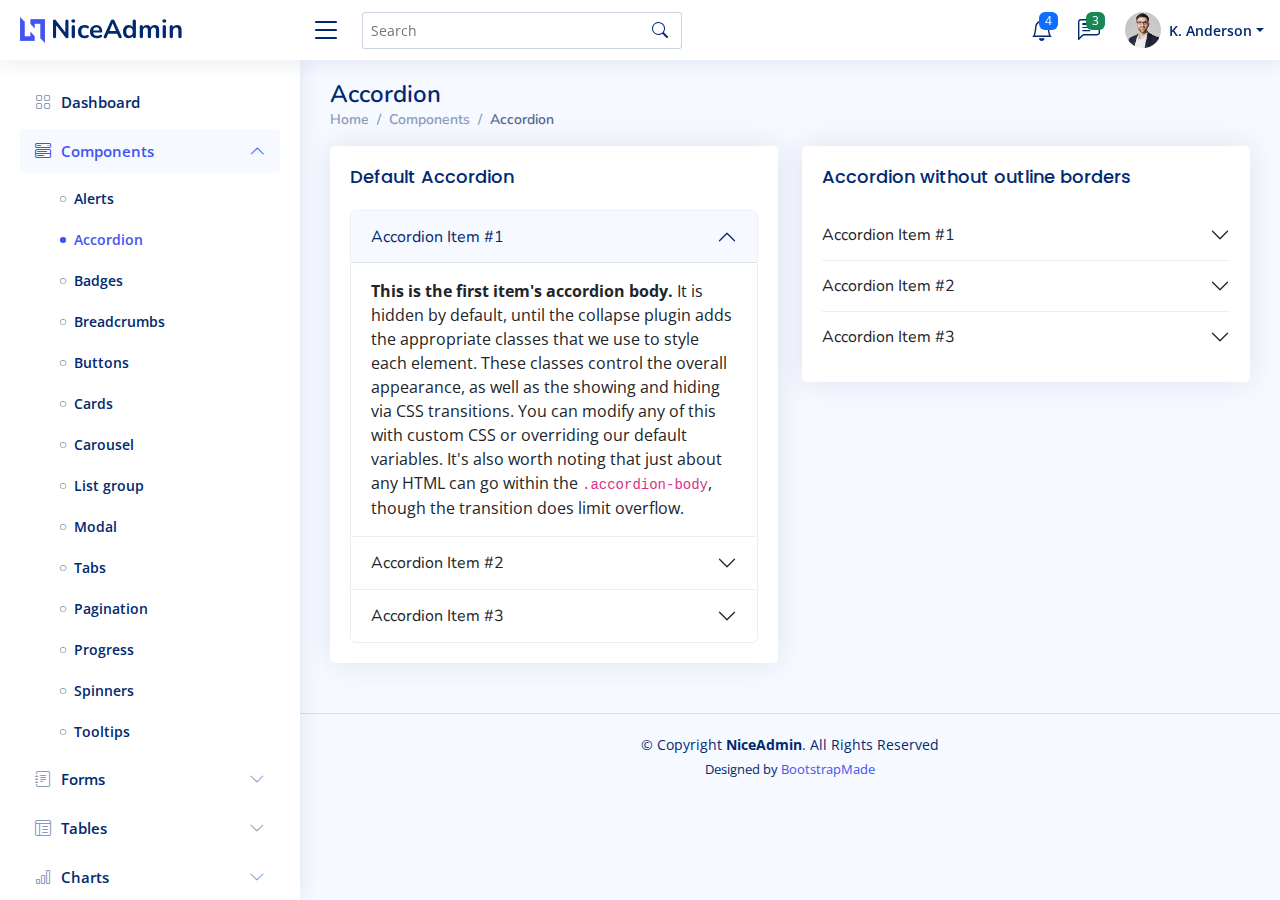
<file: components-accordion.html>
<!DOCTYPE html>
<html lang="en">

<head>
  <meta charset="utf-8">
  <meta content="width=device-width, initial-scale=1.0" name="viewport">

  <title>Components / Accordion - NiceAdmin Bootstrap Template</title>
  <meta content="" name="description">
  <meta content="" name="keywords">

  <!-- Favicons -->
  <link href="assets/img/favicon.png" rel="icon">
  <link href="assets/img/apple-touch-icon.png" rel="apple-touch-icon">

  <!-- Google Fonts -->
  <link href="https://fonts.gstatic.com" rel="preconnect">
  <link href="https://fonts.googleapis.com/css?family=Open+Sans:300,300i,400,400i,600,600i,700,700i|Nunito:300,300i,400,400i,600,600i,700,700i|Poppins:300,300i,400,400i,500,500i,600,600i,700,700i" rel="stylesheet">

  <!-- Vendor CSS Files -->
  <link href="assets/vendor/bootstrap/css/bootstrap.min.css" rel="stylesheet">
  <link href="assets/vendor/bootstrap-icons/bootstrap-icons.css" rel="stylesheet">
  <link href="assets/vendor/boxicons/css/boxicons.min.css" rel="stylesheet">
  <link href="assets/vendor/quill/quill.snow.css" rel="stylesheet">
  <link href="assets/vendor/quill/quill.bubble.css" rel="stylesheet">
  <link href="assets/vendor/remixicon/remixicon.css" rel="stylesheet">
  <link href="assets/vendor/simple-datatables/style.css" rel="stylesheet">

  <!-- Template Main CSS File -->
  <link href="assets/css/style.css" rel="stylesheet">

  <!-- =======================================================
  * Template Name: NiceAdmin
  * Updated: Aug 30 2023 with Bootstrap v5.3.1
  * Template URL: https://bootstrapmade.com/nice-admin-bootstrap-admin-html-template/
  * Author: BootstrapMade.com
  * License: https://bootstrapmade.com/license/
  ======================================================== -->
</head>

<body>

  <!-- ======= Header ======= -->
  <header id="header" class="header fixed-top d-flex align-items-center">

    <div class="d-flex align-items-center justify-content-between">
      <a href="index.html" class="logo d-flex align-items-center">
        <img src="assets/img/logo.png" alt="">
        <span class="d-none d-lg-block">NiceAdmin</span>
      </a>
      <i class="bi bi-list toggle-sidebar-btn"></i>
    </div><!-- End Logo -->

    <div class="search-bar">
      <form class="search-form d-flex align-items-center" method="POST" action="#">
        <input type="text" name="query" placeholder="Search" title="Enter search keyword">
        <button type="submit" title="Search"><i class="bi bi-search"></i></button>
      </form>
    </div><!-- End Search Bar -->

    <nav class="header-nav ms-auto">
      <ul class="d-flex align-items-center">

        <li class="nav-item d-block d-lg-none">
          <a class="nav-link nav-icon search-bar-toggle " href="#">
            <i class="bi bi-search"></i>
          </a>
        </li><!-- End Search Icon-->

        <li class="nav-item dropdown">

          <a class="nav-link nav-icon" href="#" data-bs-toggle="dropdown">
            <i class="bi bi-bell"></i>
            <span class="badge bg-primary badge-number">4</span>
          </a><!-- End Notification Icon -->

          <ul class="dropdown-menu dropdown-menu-end dropdown-menu-arrow notifications">
            <li class="dropdown-header">
              You have 4 new notifications
              <a href="#"><span class="badge rounded-pill bg-primary p-2 ms-2">View all</span></a>
            </li>
            <li>
              <hr class="dropdown-divider">
            </li>

            <li class="notification-item">
              <i class="bi bi-exclamation-circle text-warning"></i>
              <div>
                <h4>Lorem Ipsum</h4>
                <p>Quae dolorem earum veritatis oditseno</p>
                <p>30 min. ago</p>
              </div>
            </li>

            <li>
              <hr class="dropdown-divider">
            </li>

            <li class="notification-item">
              <i class="bi bi-x-circle text-danger"></i>
              <div>
                <h4>Atque rerum nesciunt</h4>
                <p>Quae dolorem earum veritatis oditseno</p>
                <p>1 hr. ago</p>
              </div>
            </li>

            <li>
              <hr class="dropdown-divider">
            </li>

            <li class="notification-item">
              <i class="bi bi-check-circle text-success"></i>
              <div>
                <h4>Sit rerum fuga</h4>
                <p>Quae dolorem earum veritatis oditseno</p>
                <p>2 hrs. ago</p>
              </div>
            </li>

            <li>
              <hr class="dropdown-divider">
            </li>

            <li class="notification-item">
              <i class="bi bi-info-circle text-primary"></i>
              <div>
                <h4>Dicta reprehenderit</h4>
                <p>Quae dolorem earum veritatis oditseno</p>
                <p>4 hrs. ago</p>
              </div>
            </li>

            <li>
              <hr class="dropdown-divider">
            </li>
            <li class="dropdown-footer">
              <a href="#">Show all notifications</a>
            </li>

          </ul><!-- End Notification Dropdown Items -->

        </li><!-- End Notification Nav -->

        <li class="nav-item dropdown">

          <a class="nav-link nav-icon" href="#" data-bs-toggle="dropdown">
            <i class="bi bi-chat-left-text"></i>
            <span class="badge bg-success badge-number">3</span>
          </a><!-- End Messages Icon -->

          <ul class="dropdown-menu dropdown-menu-end dropdown-menu-arrow messages">
            <li class="dropdown-header">
              You have 3 new messages
              <a href="#"><span class="badge rounded-pill bg-primary p-2 ms-2">View all</span></a>
            </li>
            <li>
              <hr class="dropdown-divider">
            </li>

            <li class="message-item">
              <a href="#">
                <img src="assets/img/messages-1.jpg" alt="" class="rounded-circle">
                <div>
                  <h4>Maria Hudson</h4>
                  <p>Velit asperiores et ducimus soluta repudiandae labore officia est ut...</p>
                  <p>4 hrs. ago</p>
                </div>
              </a>
            </li>
            <li>
              <hr class="dropdown-divider">
            </li>

            <li class="message-item">
              <a href="#">
                <img src="assets/img/messages-2.jpg" alt="" class="rounded-circle">
                <div>
                  <h4>Anna Nelson</h4>
                  <p>Velit asperiores et ducimus soluta repudiandae labore officia est ut...</p>
                  <p>6 hrs. ago</p>
                </div>
              </a>
            </li>
            <li>
              <hr class="dropdown-divider">
            </li>

            <li class="message-item">
              <a href="#">
                <img src="assets/img/messages-3.jpg" alt="" class="rounded-circle">
                <div>
                  <h4>David Muldon</h4>
                  <p>Velit asperiores et ducimus soluta repudiandae labore officia est ut...</p>
                  <p>8 hrs. ago</p>
                </div>
              </a>
            </li>
            <li>
              <hr class="dropdown-divider">
            </li>

            <li class="dropdown-footer">
              <a href="#">Show all messages</a>
            </li>

          </ul><!-- End Messages Dropdown Items -->

        </li><!-- End Messages Nav -->

        <li class="nav-item dropdown pe-3">

          <a class="nav-link nav-profile d-flex align-items-center pe-0" href="#" data-bs-toggle="dropdown">
            <img src="assets/img/profile-img.jpg" alt="Profile" class="rounded-circle">
            <span class="d-none d-md-block dropdown-toggle ps-2">K. Anderson</span>
          </a><!-- End Profile Iamge Icon -->

          <ul class="dropdown-menu dropdown-menu-end dropdown-menu-arrow profile">
            <li class="dropdown-header">
              <h6>Kevin Anderson</h6>
              <span>Web Designer</span>
            </li>
            <li>
              <hr class="dropdown-divider">
            </li>

            <li>
              <a class="dropdown-item d-flex align-items-center" href="users-profile.html">
                <i class="bi bi-person"></i>
                <span>My Profile</span>
              </a>
            </li>
            <li>
              <hr class="dropdown-divider">
            </li>

            <li>
              <a class="dropdown-item d-flex align-items-center" href="users-profile.html">
                <i class="bi bi-gear"></i>
                <span>Account Settings</span>
              </a>
            </li>
            <li>
              <hr class="dropdown-divider">
            </li>

            <li>
              <a class="dropdown-item d-flex align-items-center" href="pages-faq.html">
                <i class="bi bi-question-circle"></i>
                <span>Need Help?</span>
              </a>
            </li>
            <li>
              <hr class="dropdown-divider">
            </li>

            <li>
              <a class="dropdown-item d-flex align-items-center" href="#">
                <i class="bi bi-box-arrow-right"></i>
                <span>Sign Out</span>
              </a>
            </li>

          </ul><!-- End Profile Dropdown Items -->
        </li><!-- End Profile Nav -->

      </ul>
    </nav><!-- End Icons Navigation -->

  </header><!-- End Header -->

  <!-- ======= Sidebar ======= -->
  <aside id="sidebar" class="sidebar">

    <ul class="sidebar-nav" id="sidebar-nav">

      <li class="nav-item">
        <a class="nav-link collapsed" href="index.html">
          <i class="bi bi-grid"></i>
          <span>Dashboard</span>
        </a>
      </li><!-- End Dashboard Nav -->

      <li class="nav-item">
        <a class="nav-link " data-bs-target="#components-nav" data-bs-toggle="collapse" href="#">
          <i class="bi bi-menu-button-wide"></i><span>Components</span><i class="bi bi-chevron-down ms-auto"></i>
        </a>
        <ul id="components-nav" class="nav-content collapse show" data-bs-parent="#sidebar-nav">
          <li>
            <a href="components-alerts.html">
              <i class="bi bi-circle"></i><span>Alerts</span>
            </a>
          </li>
          <li>
            <a href="components-accordion.html" class="active">
              <i class="bi bi-circle"></i><span>Accordion</span>
            </a>
          </li>
          <li>
            <a href="components-badges.html">
              <i class="bi bi-circle"></i><span>Badges</span>
            </a>
          </li>
          <li>
            <a href="components-breadcrumbs.html">
              <i class="bi bi-circle"></i><span>Breadcrumbs</span>
            </a>
          </li>
          <li>
            <a href="components-buttons.html">
              <i class="bi bi-circle"></i><span>Buttons</span>
            </a>
          </li>
          <li>
            <a href="components-cards.html">
              <i class="bi bi-circle"></i><span>Cards</span>
            </a>
          </li>
          <li>
            <a href="components-carousel.html">
              <i class="bi bi-circle"></i><span>Carousel</span>
            </a>
          </li>
          <li>
            <a href="components-list-group.html">
              <i class="bi bi-circle"></i><span>List group</span>
            </a>
          </li>
          <li>
            <a href="components-modal.html">
              <i class="bi bi-circle"></i><span>Modal</span>
            </a>
          </li>
          <li>
            <a href="components-tabs.html">
              <i class="bi bi-circle"></i><span>Tabs</span>
            </a>
          </li>
          <li>
            <a href="components-pagination.html">
              <i class="bi bi-circle"></i><span>Pagination</span>
            </a>
          </li>
          <li>
            <a href="components-progress.html">
              <i class="bi bi-circle"></i><span>Progress</span>
            </a>
          </li>
          <li>
            <a href="components-spinners.html">
              <i class="bi bi-circle"></i><span>Spinners</span>
            </a>
          </li>
          <li>
            <a href="components-tooltips.html">
              <i class="bi bi-circle"></i><span>Tooltips</span>
            </a>
          </li>
        </ul>
      </li><!-- End Components Nav -->

      <li class="nav-item">
        <a class="nav-link collapsed" data-bs-target="#forms-nav" data-bs-toggle="collapse" href="#">
          <i class="bi bi-journal-text"></i><span>Forms</span><i class="bi bi-chevron-down ms-auto"></i>
        </a>
        <ul id="forms-nav" class="nav-content collapse " data-bs-parent="#sidebar-nav">
          <li>
            <a href="forms-elements.html">
              <i class="bi bi-circle"></i><span>Form Elements</span>
            </a>
          </li>
          <li>
            <a href="forms-layouts.html">
              <i class="bi bi-circle"></i><span>Form Layouts</span>
            </a>
          </li>
          <li>
            <a href="forms-editors.html">
              <i class="bi bi-circle"></i><span>Form Editors</span>
            </a>
          </li>
          <li>
            <a href="forms-validation.html">
              <i class="bi bi-circle"></i><span>Form Validation</span>
            </a>
          </li>
        </ul>
      </li><!-- End Forms Nav -->

      <li class="nav-item">
        <a class="nav-link collapsed" data-bs-target="#tables-nav" data-bs-toggle="collapse" href="#">
          <i class="bi bi-layout-text-window-reverse"></i><span>Tables</span><i class="bi bi-chevron-down ms-auto"></i>
        </a>
        <ul id="tables-nav" class="nav-content collapse " data-bs-parent="#sidebar-nav">
          <li>
            <a href="tables-general.html">
              <i class="bi bi-circle"></i><span>General Tables</span>
            </a>
          </li>
          <li>
            <a href="tables-data.html">
              <i class="bi bi-circle"></i><span>Data Tables</span>
            </a>
          </li>
        </ul>
      </li><!-- End Tables Nav -->

      <li class="nav-item">
        <a class="nav-link collapsed" data-bs-target="#charts-nav" data-bs-toggle="collapse" href="#">
          <i class="bi bi-bar-chart"></i><span>Charts</span><i class="bi bi-chevron-down ms-auto"></i>
        </a>
        <ul id="charts-nav" class="nav-content collapse " data-bs-parent="#sidebar-nav">
          <li>
            <a href="charts-chartjs.html">
              <i class="bi bi-circle"></i><span>Chart.js</span>
            </a>
          </li>
          <li>
            <a href="charts-apexcharts.html">
              <i class="bi bi-circle"></i><span>ApexCharts</span>
            </a>
          </li>
          <li>
            <a href="charts-echarts.html">
              <i class="bi bi-circle"></i><span>ECharts</span>
            </a>
          </li>
        </ul>
      </li><!-- End Charts Nav -->

      <li class="nav-item">
        <a class="nav-link collapsed" data-bs-target="#icons-nav" data-bs-toggle="collapse" href="#">
          <i class="bi bi-gem"></i><span>Icons</span><i class="bi bi-chevron-down ms-auto"></i>
        </a>
        <ul id="icons-nav" class="nav-content collapse " data-bs-parent="#sidebar-nav">
          <li>
            <a href="icons-bootstrap.html">
              <i class="bi bi-circle"></i><span>Bootstrap Icons</span>
            </a>
          </li>
          <li>
            <a href="icons-remix.html">
              <i class="bi bi-circle"></i><span>Remix Icons</span>
            </a>
          </li>
          <li>
            <a href="icons-boxicons.html">
              <i class="bi bi-circle"></i><span>Boxicons</span>
            </a>
          </li>
        </ul>
      </li><!-- End Icons Nav -->

      <li class="nav-heading">Pages</li>

      <li class="nav-item">
        <a class="nav-link collapsed" href="users-profile.html">
          <i class="bi bi-person"></i>
          <span>Profile</span>
        </a>
      </li><!-- End Profile Page Nav -->

      <li class="nav-item">
        <a class="nav-link collapsed" href="pages-faq.html">
          <i class="bi bi-question-circle"></i>
          <span>F.A.Q</span>
        </a>
      </li><!-- End F.A.Q Page Nav -->

      <li class="nav-item">
        <a class="nav-link collapsed" href="pages-contact.html">
          <i class="bi bi-envelope"></i>
          <span>Contact</span>
        </a>
      </li><!-- End Contact Page Nav -->

      <li class="nav-item">
        <a class="nav-link collapsed" href="pages-register.html">
          <i class="bi bi-card-list"></i>
          <span>Register</span>
        </a>
      </li><!-- End Register Page Nav -->

      <li class="nav-item">
        <a class="nav-link collapsed" href="pages-login.html">
          <i class="bi bi-box-arrow-in-right"></i>
          <span>Login</span>
        </a>
      </li><!-- End Login Page Nav -->

      <li class="nav-item">
        <a class="nav-link collapsed" href="pages-error-404.html">
          <i class="bi bi-dash-circle"></i>
          <span>Error 404</span>
        </a>
      </li><!-- End Error 404 Page Nav -->

      <li class="nav-item">
        <a class="nav-link collapsed" href="pages-blank.html">
          <i class="bi bi-file-earmark"></i>
          <span>Blank</span>
        </a>
      </li><!-- End Blank Page Nav -->

    </ul>

  </aside><!-- End Sidebar-->

  <main id="main" class="main">

    <div class="pagetitle">
      <h1>Accordion</h1>
      <nav>
        <ol class="breadcrumb">
          <li class="breadcrumb-item"><a href="index.html">Home</a></li>
          <li class="breadcrumb-item">Components</li>
          <li class="breadcrumb-item active">Accordion</li>
        </ol>
      </nav>
    </div><!-- End Page Title -->

    <section class="section">
      <div class="row">
        <div class="col-lg-6">

          <div class="card">
            <div class="card-body">
              <h5 class="card-title">Default Accordion</h5>

              <!-- Default Accordion -->
              <div class="accordion" id="accordionExample">
                <div class="accordion-item">
                  <h2 class="accordion-header" id="headingOne">
                    <button class="accordion-button" type="button" data-bs-toggle="collapse" data-bs-target="#collapseOne" aria-expanded="true" aria-controls="collapseOne">
                      Accordion Item #1
                    </button>
                  </h2>
                  <div id="collapseOne" class="accordion-collapse collapse show" aria-labelledby="headingOne" data-bs-parent="#accordionExample">
                    <div class="accordion-body">
                      <strong>This is the first item's accordion body.</strong> It is hidden by default, until the collapse plugin adds the appropriate classes that we use to style each element. These classes control the overall appearance, as well as the showing and hiding via CSS transitions. You can modify any of this with custom CSS or overriding our default variables. It's also worth noting that just about any HTML can go within the <code>.accordion-body</code>, though the transition does limit overflow.
                    </div>
                  </div>
                </div>
                <div class="accordion-item">
                  <h2 class="accordion-header" id="headingTwo">
                    <button class="accordion-button collapsed" type="button" data-bs-toggle="collapse" data-bs-target="#collapseTwo" aria-expanded="false" aria-controls="collapseTwo">
                      Accordion Item #2
                    </button>
                  </h2>
                  <div id="collapseTwo" class="accordion-collapse collapse" aria-labelledby="headingTwo" data-bs-parent="#accordionExample">
                    <div class="accordion-body">
                      <strong>This is the second item's accordion body.</strong> It is hidden by default, until the collapse plugin adds the appropriate classes that we use to style each element. These classes control the overall appearance, as well as the showing and hiding via CSS transitions. You can modify any of this with custom CSS or overriding our default variables. It's also worth noting that just about any HTML can go within the <code>.accordion-body</code>, though the transition does limit overflow.
                    </div>
                  </div>
                </div>
                <div class="accordion-item">
                  <h2 class="accordion-header" id="headingThree">
                    <button class="accordion-button collapsed" type="button" data-bs-toggle="collapse" data-bs-target="#collapseThree" aria-expanded="false" aria-controls="collapseThree">
                      Accordion Item #3
                    </button>
                  </h2>
                  <div id="collapseThree" class="accordion-collapse collapse" aria-labelledby="headingThree" data-bs-parent="#accordionExample">
                    <div class="accordion-body">
                      <strong>This is the third item's accordion body.</strong> It is hidden by default, until the collapse plugin adds the appropriate classes that we use to style each element. These classes control the overall appearance, as well as the showing and hiding via CSS transitions. You can modify any of this with custom CSS or overriding our default variables. It's also worth noting that just about any HTML can go within the <code>.accordion-body</code>, though the transition does limit overflow.
                    </div>
                  </div>
                </div>
              </div><!-- End Default Accordion Example -->

            </div>
          </div>

        </div>

        <div class="col-lg-6">

          <div class="card">
            <div class="card-body">
              <h5 class="card-title">Accordion without outline borders</h5>

              <!-- Accordion without outline borders -->
              <div class="accordion accordion-flush" id="accordionFlushExample">
                <div class="accordion-item">
                  <h2 class="accordion-header" id="flush-headingOne">
                    <button class="accordion-button collapsed" type="button" data-bs-toggle="collapse" data-bs-target="#flush-collapseOne" aria-expanded="false" aria-controls="flush-collapseOne">
                      Accordion Item #1
                    </button>
                  </h2>
                  <div id="flush-collapseOne" class="accordion-collapse collapse" aria-labelledby="flush-headingOne" data-bs-parent="#accordionFlushExample">
                    <div class="accordion-body">Placeholder content for this accordion, which is intended to demonstrate the <code>.accordion-flush</code> class. This is the first item's accordion body.</div>
                  </div>
                </div>
                <div class="accordion-item">
                  <h2 class="accordion-header" id="flush-headingTwo">
                    <button class="accordion-button collapsed" type="button" data-bs-toggle="collapse" data-bs-target="#flush-collapseTwo" aria-expanded="false" aria-controls="flush-collapseTwo">
                      Accordion Item #2
                    </button>
                  </h2>
                  <div id="flush-collapseTwo" class="accordion-collapse collapse" aria-labelledby="flush-headingTwo" data-bs-parent="#accordionFlushExample">
                    <div class="accordion-body">Placeholder content for this accordion, which is intended to demonstrate the <code>.accordion-flush</code> class. This is the second item's accordion body. Let's imagine this being filled with some actual content.</div>
                  </div>
                </div>
                <div class="accordion-item">
                  <h2 class="accordion-header" id="flush-headingThree">
                    <button class="accordion-button collapsed" type="button" data-bs-toggle="collapse" data-bs-target="#flush-collapseThree" aria-expanded="false" aria-controls="flush-collapseThree">
                      Accordion Item #3
                    </button>
                  </h2>
                  <div id="flush-collapseThree" class="accordion-collapse collapse" aria-labelledby="flush-headingThree" data-bs-parent="#accordionFlushExample">
                    <div class="accordion-body">Placeholder content for this accordion, which is intended to demonstrate the <code>.accordion-flush</code> class. This is the third item's accordion body. Nothing more exciting happening here in terms of content, but just filling up the space to make it look, at least at first glance, a bit more representative of how this would look in a real-world application.</div>
                  </div>
                </div>
              </div><!-- End Accordion without outline borders -->

            </div>
          </div>

        </div>
      </div>
    </section>

  </main><!-- End #main -->

  <!-- ======= Footer ======= -->
  <footer id="footer" class="footer">
    <div class="copyright">
      &copy; Copyright <strong><span>NiceAdmin</span></strong>. All Rights Reserved
    </div>
    <div class="credits">
      <!-- All the links in the footer should remain intact. -->
      <!-- You can delete the links only if you purchased the pro version. -->
      <!-- Licensing information: https://bootstrapmade.com/license/ -->
      <!-- Purchase the pro version with working PHP/AJAX contact form: https://bootstrapmade.com/nice-admin-bootstrap-admin-html-template/ -->
      Designed by <a href="https://bootstrapmade.com/">BootstrapMade</a>
    </div>
  </footer><!-- End Footer -->

  <a href="#" class="back-to-top d-flex align-items-center justify-content-center"><i class="bi bi-arrow-up-short"></i></a>

  <!-- Vendor JS Files -->
  <script src="assets/vendor/apexcharts/apexcharts.min.js"></script>
  <script src="assets/vendor/bootstrap/js/bootstrap.bundle.min.js"></script>
  <script src="assets/vendor/chart.js/chart.umd.js"></script>
  <script src="assets/vendor/echarts/echarts.min.js"></script>
  <script src="assets/vendor/quill/quill.min.js"></script>
  <script src="assets/vendor/simple-datatables/simple-datatables.js"></script>
  <script src="assets/vendor/tinymce/tinymce.min.js"></script>
  <script src="assets/vendor/php-email-form/validate.js"></script>

  <!-- Template Main JS File -->
  <script src="assets/js/main.js"></script>

</body>

</html>
</file>
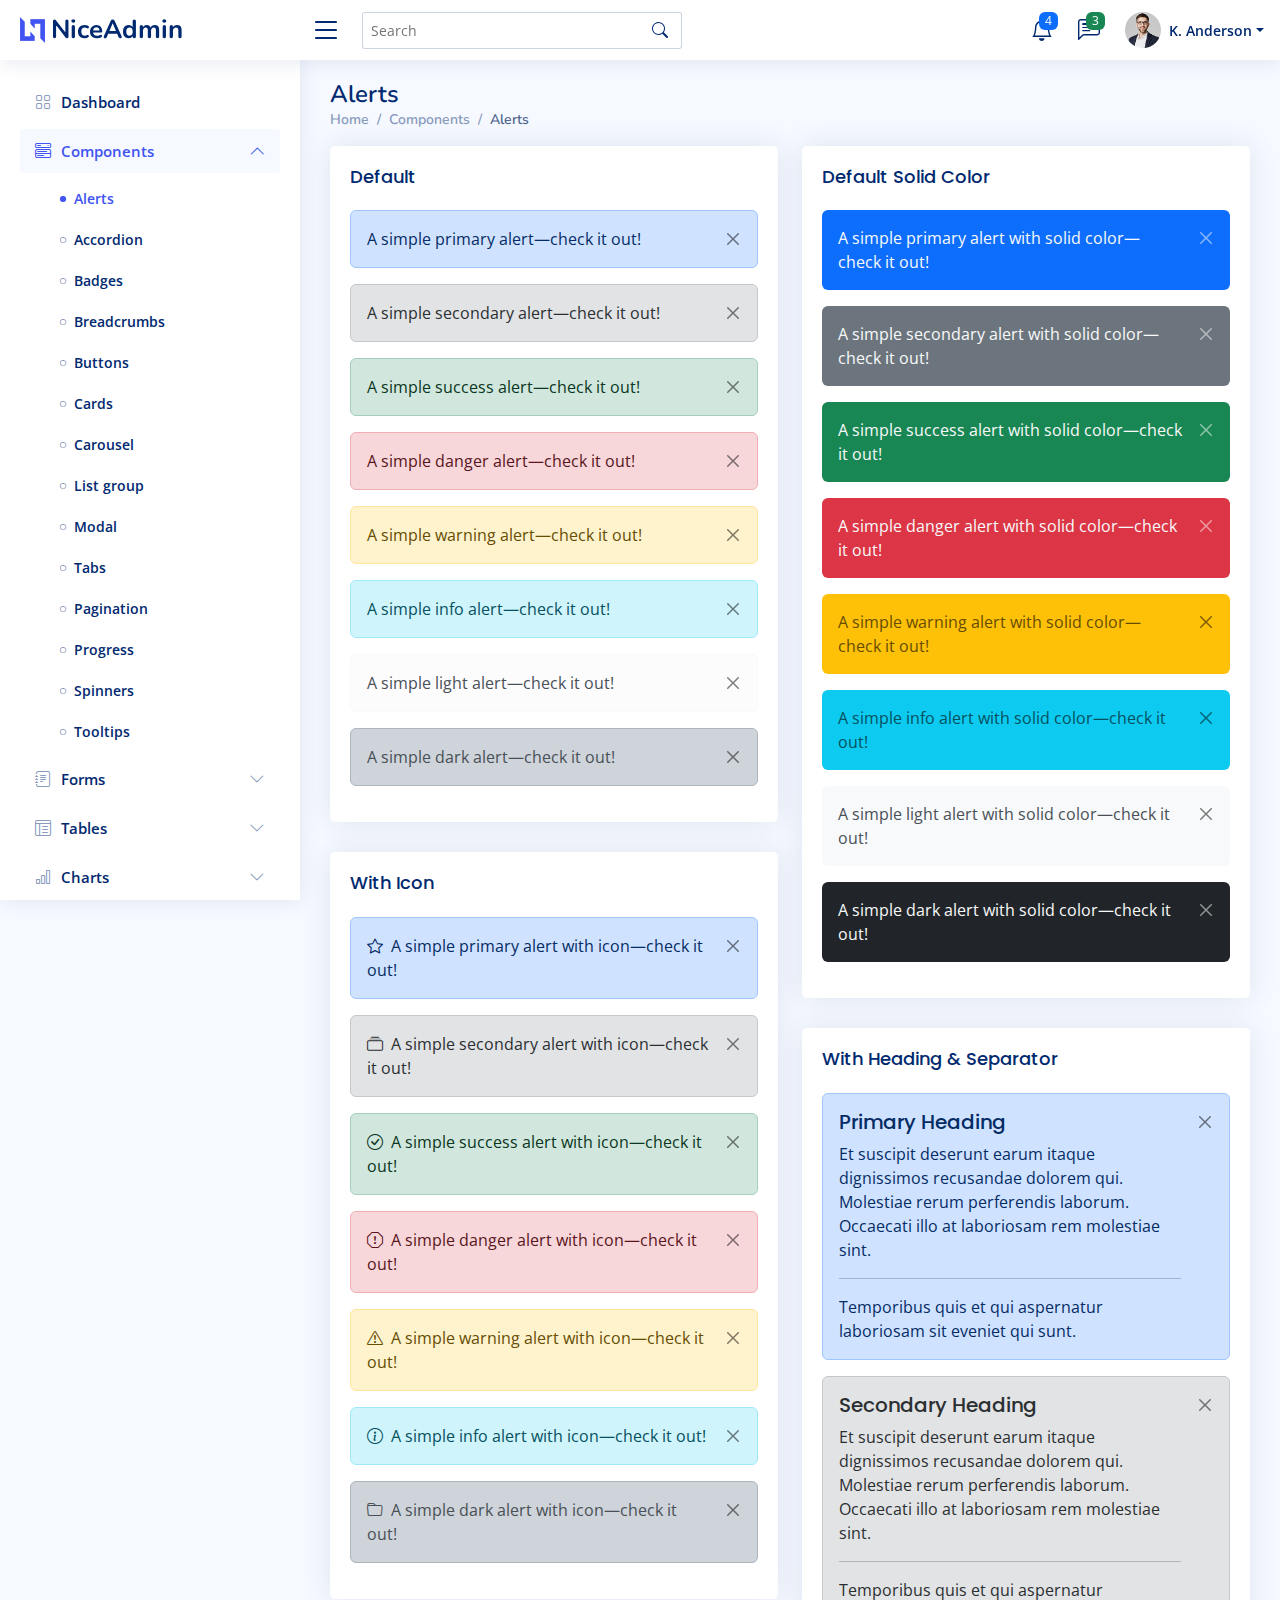
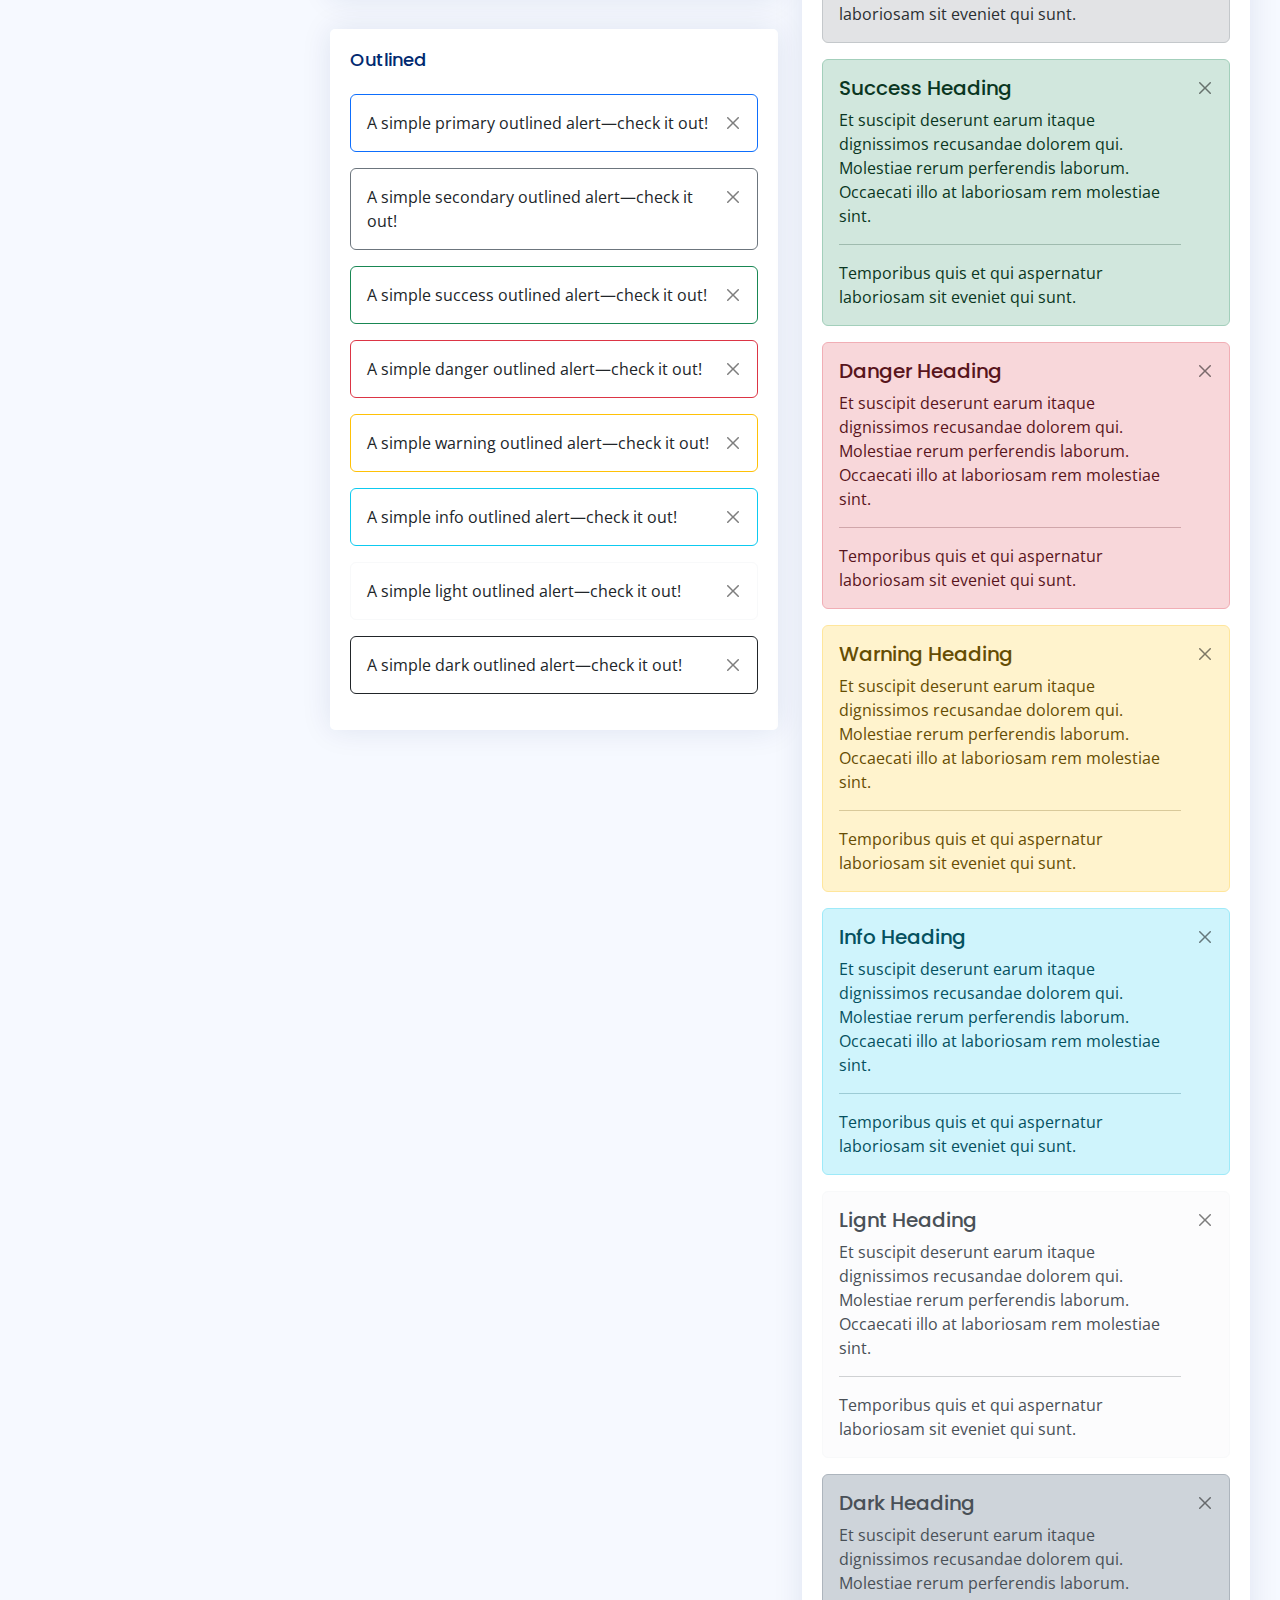
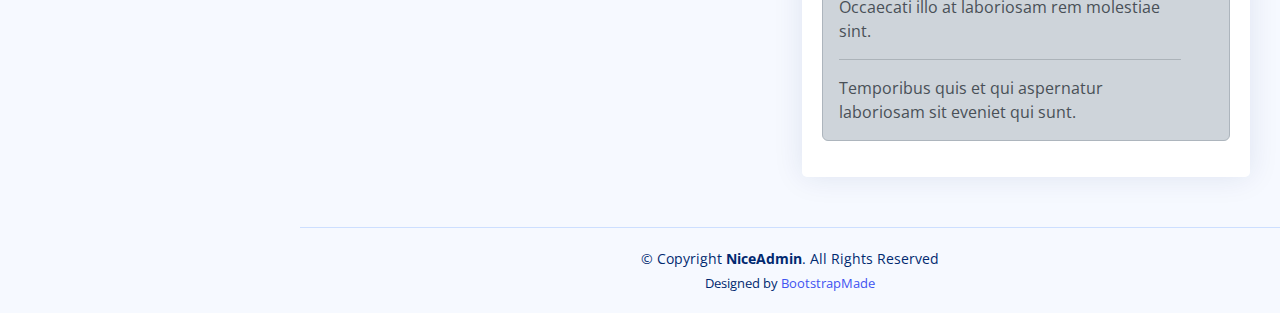
<file: components-alerts.html>
<!DOCTYPE html>
<html lang="en">

<head>
  <meta charset="utf-8">
  <meta content="width=device-width, initial-scale=1.0" name="viewport">

  <title>Components / Alerts - NiceAdmin Bootstrap Template</title>
  <meta content="" name="description">
  <meta content="" name="keywords">

  <!-- Favicons -->
  <link href="assets/img/favicon.png" rel="icon">
  <link href="assets/img/apple-touch-icon.png" rel="apple-touch-icon">

  <!-- Google Fonts -->
  <link href="https://fonts.gstatic.com" rel="preconnect">
  <link href="https://fonts.googleapis.com/css?family=Open+Sans:300,300i,400,400i,600,600i,700,700i|Nunito:300,300i,400,400i,600,600i,700,700i|Poppins:300,300i,400,400i,500,500i,600,600i,700,700i" rel="stylesheet">

  <!-- Vendor CSS Files -->
  <link href="assets/vendor/bootstrap/css/bootstrap.min.css" rel="stylesheet">
  <link href="assets/vendor/bootstrap-icons/bootstrap-icons.css" rel="stylesheet">
  <link href="assets/vendor/boxicons/css/boxicons.min.css" rel="stylesheet">
  <link href="assets/vendor/quill/quill.snow.css" rel="stylesheet">
  <link href="assets/vendor/quill/quill.bubble.css" rel="stylesheet">
  <link href="assets/vendor/remixicon/remixicon.css" rel="stylesheet">
  <link href="assets/vendor/simple-datatables/style.css" rel="stylesheet">

  <!-- Template Main CSS File -->
  <link href="assets/css/style.css" rel="stylesheet">

  <!-- =======================================================
  * Template Name: NiceAdmin
  * Updated: Aug 30 2023 with Bootstrap v5.3.1
  * Template URL: https://bootstrapmade.com/nice-admin-bootstrap-admin-html-template/
  * Author: BootstrapMade.com
  * License: https://bootstrapmade.com/license/
  ======================================================== -->
</head>

<body>

  <!-- ======= Header ======= -->
  <header id="header" class="header fixed-top d-flex align-items-center">

    <div class="d-flex align-items-center justify-content-between">
      <a href="index.html" class="logo d-flex align-items-center">
        <img src="assets/img/logo.png" alt="">
        <span class="d-none d-lg-block">NiceAdmin</span>
      </a>
      <i class="bi bi-list toggle-sidebar-btn"></i>
    </div><!-- End Logo -->

    <div class="search-bar">
      <form class="search-form d-flex align-items-center" method="POST" action="#">
        <input type="text" name="query" placeholder="Search" title="Enter search keyword">
        <button type="submit" title="Search"><i class="bi bi-search"></i></button>
      </form>
    </div><!-- End Search Bar -->

    <nav class="header-nav ms-auto">
      <ul class="d-flex align-items-center">

        <li class="nav-item d-block d-lg-none">
          <a class="nav-link nav-icon search-bar-toggle " href="#">
            <i class="bi bi-search"></i>
          </a>
        </li><!-- End Search Icon-->

        <li class="nav-item dropdown">

          <a class="nav-link nav-icon" href="#" data-bs-toggle="dropdown">
            <i class="bi bi-bell"></i>
            <span class="badge bg-primary badge-number">4</span>
          </a><!-- End Notification Icon -->

          <ul class="dropdown-menu dropdown-menu-end dropdown-menu-arrow notifications">
            <li class="dropdown-header">
              You have 4 new notifications
              <a href="#"><span class="badge rounded-pill bg-primary p-2 ms-2">View all</span></a>
            </li>
            <li>
              <hr class="dropdown-divider">
            </li>

            <li class="notification-item">
              <i class="bi bi-exclamation-circle text-warning"></i>
              <div>
                <h4>Lorem Ipsum</h4>
                <p>Quae dolorem earum veritatis oditseno</p>
                <p>30 min. ago</p>
              </div>
            </li>

            <li>
              <hr class="dropdown-divider">
            </li>

            <li class="notification-item">
              <i class="bi bi-x-circle text-danger"></i>
              <div>
                <h4>Atque rerum nesciunt</h4>
                <p>Quae dolorem earum veritatis oditseno</p>
                <p>1 hr. ago</p>
              </div>
            </li>

            <li>
              <hr class="dropdown-divider">
            </li>

            <li class="notification-item">
              <i class="bi bi-check-circle text-success"></i>
              <div>
                <h4>Sit rerum fuga</h4>
                <p>Quae dolorem earum veritatis oditseno</p>
                <p>2 hrs. ago</p>
              </div>
            </li>

            <li>
              <hr class="dropdown-divider">
            </li>

            <li class="notification-item">
              <i class="bi bi-info-circle text-primary"></i>
              <div>
                <h4>Dicta reprehenderit</h4>
                <p>Quae dolorem earum veritatis oditseno</p>
                <p>4 hrs. ago</p>
              </div>
            </li>

            <li>
              <hr class="dropdown-divider">
            </li>
            <li class="dropdown-footer">
              <a href="#">Show all notifications</a>
            </li>

          </ul><!-- End Notification Dropdown Items -->

        </li><!-- End Notification Nav -->

        <li class="nav-item dropdown">

          <a class="nav-link nav-icon" href="#" data-bs-toggle="dropdown">
            <i class="bi bi-chat-left-text"></i>
            <span class="badge bg-success badge-number">3</span>
          </a><!-- End Messages Icon -->

          <ul class="dropdown-menu dropdown-menu-end dropdown-menu-arrow messages">
            <li class="dropdown-header">
              You have 3 new messages
              <a href="#"><span class="badge rounded-pill bg-primary p-2 ms-2">View all</span></a>
            </li>
            <li>
              <hr class="dropdown-divider">
            </li>

            <li class="message-item">
              <a href="#">
                <img src="assets/img/messages-1.jpg" alt="" class="rounded-circle">
                <div>
                  <h4>Maria Hudson</h4>
                  <p>Velit asperiores et ducimus soluta repudiandae labore officia est ut...</p>
                  <p>4 hrs. ago</p>
                </div>
              </a>
            </li>
            <li>
              <hr class="dropdown-divider">
            </li>

            <li class="message-item">
              <a href="#">
                <img src="assets/img/messages-2.jpg" alt="" class="rounded-circle">
                <div>
                  <h4>Anna Nelson</h4>
                  <p>Velit asperiores et ducimus soluta repudiandae labore officia est ut...</p>
                  <p>6 hrs. ago</p>
                </div>
              </a>
            </li>
            <li>
              <hr class="dropdown-divider">
            </li>

            <li class="message-item">
              <a href="#">
                <img src="assets/img/messages-3.jpg" alt="" class="rounded-circle">
                <div>
                  <h4>David Muldon</h4>
                  <p>Velit asperiores et ducimus soluta repudiandae labore officia est ut...</p>
                  <p>8 hrs. ago</p>
                </div>
              </a>
            </li>
            <li>
              <hr class="dropdown-divider">
            </li>

            <li class="dropdown-footer">
              <a href="#">Show all messages</a>
            </li>

          </ul><!-- End Messages Dropdown Items -->

        </li><!-- End Messages Nav -->

        <li class="nav-item dropdown pe-3">

          <a class="nav-link nav-profile d-flex align-items-center pe-0" href="#" data-bs-toggle="dropdown">
            <img src="assets/img/profile-img.jpg" alt="Profile" class="rounded-circle">
            <span class="d-none d-md-block dropdown-toggle ps-2">K. Anderson</span>
          </a><!-- End Profile Iamge Icon -->

          <ul class="dropdown-menu dropdown-menu-end dropdown-menu-arrow profile">
            <li class="dropdown-header">
              <h6>Kevin Anderson</h6>
              <span>Web Designer</span>
            </li>
            <li>
              <hr class="dropdown-divider">
            </li>

            <li>
              <a class="dropdown-item d-flex align-items-center" href="users-profile.html">
                <i class="bi bi-person"></i>
                <span>My Profile</span>
              </a>
            </li>
            <li>
              <hr class="dropdown-divider">
            </li>

            <li>
              <a class="dropdown-item d-flex align-items-center" href="users-profile.html">
                <i class="bi bi-gear"></i>
                <span>Account Settings</span>
              </a>
            </li>
            <li>
              <hr class="dropdown-divider">
            </li>

            <li>
              <a class="dropdown-item d-flex align-items-center" href="pages-faq.html">
                <i class="bi bi-question-circle"></i>
                <span>Need Help?</span>
              </a>
            </li>
            <li>
              <hr class="dropdown-divider">
            </li>

            <li>
              <a class="dropdown-item d-flex align-items-center" href="#">
                <i class="bi bi-box-arrow-right"></i>
                <span>Sign Out</span>
              </a>
            </li>

          </ul><!-- End Profile Dropdown Items -->
        </li><!-- End Profile Nav -->

      </ul>
    </nav><!-- End Icons Navigation -->

  </header><!-- End Header -->

  <!-- ======= Sidebar ======= -->
  <aside id="sidebar" class="sidebar">

    <ul class="sidebar-nav" id="sidebar-nav">

      <li class="nav-item">
        <a class="nav-link collapsed" href="index.html">
          <i class="bi bi-grid"></i>
          <span>Dashboard</span>
        </a>
      </li><!-- End Dashboard Nav -->

      <li class="nav-item">
        <a class="nav-link " data-bs-target="#components-nav" data-bs-toggle="collapse" href="#">
          <i class="bi bi-menu-button-wide"></i><span>Components</span><i class="bi bi-chevron-down ms-auto"></i>
        </a>
        <ul id="components-nav" class="nav-content collapse show" data-bs-parent="#sidebar-nav">
          <li>
            <a href="components-alerts.html" class="active">
              <i class="bi bi-circle"></i><span>Alerts</span>
            </a>
          </li>
          <li>
            <a href="components-accordion.html">
              <i class="bi bi-circle"></i><span>Accordion</span>
            </a>
          </li>
          <li>
            <a href="components-badges.html">
              <i class="bi bi-circle"></i><span>Badges</span>
            </a>
          </li>
          <li>
            <a href="components-breadcrumbs.html">
              <i class="bi bi-circle"></i><span>Breadcrumbs</span>
            </a>
          </li>
          <li>
            <a href="components-buttons.html">
              <i class="bi bi-circle"></i><span>Buttons</span>
            </a>
          </li>
          <li>
            <a href="components-cards.html">
              <i class="bi bi-circle"></i><span>Cards</span>
            </a>
          </li>
          <li>
            <a href="components-carousel.html">
              <i class="bi bi-circle"></i><span>Carousel</span>
            </a>
          </li>
          <li>
            <a href="components-list-group.html">
              <i class="bi bi-circle"></i><span>List group</span>
            </a>
          </li>
          <li>
            <a href="components-modal.html">
              <i class="bi bi-circle"></i><span>Modal</span>
            </a>
          </li>
          <li>
            <a href="components-tabs.html">
              <i class="bi bi-circle"></i><span>Tabs</span>
            </a>
          </li>
          <li>
            <a href="components-pagination.html">
              <i class="bi bi-circle"></i><span>Pagination</span>
            </a>
          </li>
          <li>
            <a href="components-progress.html">
              <i class="bi bi-circle"></i><span>Progress</span>
            </a>
          </li>
          <li>
            <a href="components-spinners.html">
              <i class="bi bi-circle"></i><span>Spinners</span>
            </a>
          </li>
          <li>
            <a href="components-tooltips.html">
              <i class="bi bi-circle"></i><span>Tooltips</span>
            </a>
          </li>
        </ul>
      </li><!-- End Components Nav -->

      <li class="nav-item">
        <a class="nav-link collapsed" data-bs-target="#forms-nav" data-bs-toggle="collapse" href="#">
          <i class="bi bi-journal-text"></i><span>Forms</span><i class="bi bi-chevron-down ms-auto"></i>
        </a>
        <ul id="forms-nav" class="nav-content collapse " data-bs-parent="#sidebar-nav">
          <li>
            <a href="forms-elements.html">
              <i class="bi bi-circle"></i><span>Form Elements</span>
            </a>
          </li>
          <li>
            <a href="forms-layouts.html">
              <i class="bi bi-circle"></i><span>Form Layouts</span>
            </a>
          </li>
          <li>
            <a href="forms-editors.html">
              <i class="bi bi-circle"></i><span>Form Editors</span>
            </a>
          </li>
          <li>
            <a href="forms-validation.html">
              <i class="bi bi-circle"></i><span>Form Validation</span>
            </a>
          </li>
        </ul>
      </li><!-- End Forms Nav -->

      <li class="nav-item">
        <a class="nav-link collapsed" data-bs-target="#tables-nav" data-bs-toggle="collapse" href="#">
          <i class="bi bi-layout-text-window-reverse"></i><span>Tables</span><i class="bi bi-chevron-down ms-auto"></i>
        </a>
        <ul id="tables-nav" class="nav-content collapse " data-bs-parent="#sidebar-nav">
          <li>
            <a href="tables-general.html">
              <i class="bi bi-circle"></i><span>General Tables</span>
            </a>
          </li>
          <li>
            <a href="tables-data.html">
              <i class="bi bi-circle"></i><span>Data Tables</span>
            </a>
          </li>
        </ul>
      </li><!-- End Tables Nav -->

      <li class="nav-item">
        <a class="nav-link collapsed" data-bs-target="#charts-nav" data-bs-toggle="collapse" href="#">
          <i class="bi bi-bar-chart"></i><span>Charts</span><i class="bi bi-chevron-down ms-auto"></i>
        </a>
        <ul id="charts-nav" class="nav-content collapse " data-bs-parent="#sidebar-nav">
          <li>
            <a href="charts-chartjs.html">
              <i class="bi bi-circle"></i><span>Chart.js</span>
            </a>
          </li>
          <li>
            <a href="charts-apexcharts.html">
              <i class="bi bi-circle"></i><span>ApexCharts</span>
            </a>
          </li>
          <li>
            <a href="charts-echarts.html">
              <i class="bi bi-circle"></i><span>ECharts</span>
            </a>
          </li>
        </ul>
      </li><!-- End Charts Nav -->

      <li class="nav-item">
        <a class="nav-link collapsed" data-bs-target="#icons-nav" data-bs-toggle="collapse" href="#">
          <i class="bi bi-gem"></i><span>Icons</span><i class="bi bi-chevron-down ms-auto"></i>
        </a>
        <ul id="icons-nav" class="nav-content collapse " data-bs-parent="#sidebar-nav">
          <li>
            <a href="icons-bootstrap.html">
              <i class="bi bi-circle"></i><span>Bootstrap Icons</span>
            </a>
          </li>
          <li>
            <a href="icons-remix.html">
              <i class="bi bi-circle"></i><span>Remix Icons</span>
            </a>
          </li>
          <li>
            <a href="icons-boxicons.html">
              <i class="bi bi-circle"></i><span>Boxicons</span>
            </a>
          </li>
        </ul>
      </li><!-- End Icons Nav -->

      <li class="nav-heading">Pages</li>

      <li class="nav-item">
        <a class="nav-link collapsed" href="users-profile.html">
          <i class="bi bi-person"></i>
          <span>Profile</span>
        </a>
      </li><!-- End Profile Page Nav -->

      <li class="nav-item">
        <a class="nav-link collapsed" href="pages-faq.html">
          <i class="bi bi-question-circle"></i>
          <span>F.A.Q</span>
        </a>
      </li><!-- End F.A.Q Page Nav -->

      <li class="nav-item">
        <a class="nav-link collapsed" href="pages-contact.html">
          <i class="bi bi-envelope"></i>
          <span>Contact</span>
        </a>
      </li><!-- End Contact Page Nav -->

      <li class="nav-item">
        <a class="nav-link collapsed" href="pages-register.html">
          <i class="bi bi-card-list"></i>
          <span>Register</span>
        </a>
      </li><!-- End Register Page Nav -->

      <li class="nav-item">
        <a class="nav-link collapsed" href="pages-login.html">
          <i class="bi bi-box-arrow-in-right"></i>
          <span>Login</span>
        </a>
      </li><!-- End Login Page Nav -->

      <li class="nav-item">
        <a class="nav-link collapsed" href="pages-error-404.html">
          <i class="bi bi-dash-circle"></i>
          <span>Error 404</span>
        </a>
      </li><!-- End Error 404 Page Nav -->

      <li class="nav-item">
        <a class="nav-link collapsed" href="pages-blank.html">
          <i class="bi bi-file-earmark"></i>
          <span>Blank</span>
        </a>
      </li><!-- End Blank Page Nav -->

    </ul>

  </aside><!-- End Sidebar-->

  <main id="main" class="main">

    <div class="pagetitle">
      <h1>Alerts</h1>
      <nav>
        <ol class="breadcrumb">
          <li class="breadcrumb-item"><a href="index.html">Home</a></li>
          <li class="breadcrumb-item">Components</li>
          <li class="breadcrumb-item active">Alerts</li>
        </ol>
      </nav>
    </div><!-- End Page Title -->

    <section class="section">
      <div class="row">
        <div class="col-lg-6">

          <div class="card">
            <div class="card-body">

              <h5 class="card-title">Default</h5>

              <div class="alert alert-primary alert-dismissible fade show" role="alert">
                A simple primary alert—check it out!
                <button type="button" class="btn-close" data-bs-dismiss="alert" aria-label="Close"></button>
              </div>

              <div class="alert alert-secondary alert-dismissible fade show" role="alert">
                A simple secondary alert—check it out!
                <button type="button" class="btn-close" data-bs-dismiss="alert" aria-label="Close"></button>
              </div>

              <div class="alert alert-success alert-dismissible fade show" role="alert">
                A simple success alert—check it out!
                <button type="button" class="btn-close" data-bs-dismiss="alert" aria-label="Close"></button>
              </div>

              <div class="alert alert-danger alert-dismissible fade show" role="alert">
                A simple danger alert—check it out!
                <button type="button" class="btn-close" data-bs-dismiss="alert" aria-label="Close"></button>
              </div>

              <div class="alert alert-warning alert-dismissible fade show" role="alert">
                A simple warning alert—check it out!
                <button type="button" class="btn-close" data-bs-dismiss="alert" aria-label="Close"></button>
              </div>

              <div class="alert alert-info alert-dismissible fade show" role="alert">
                A simple info alert—check it out!
                <button type="button" class="btn-close" data-bs-dismiss="alert" aria-label="Close"></button>
              </div>

              <div class="alert alert-light border-light alert-dismissible fade show" role="alert">
                A simple light alert—check it out!
                <button type="button" class="btn-close" data-bs-dismiss="alert" aria-label="Close"></button>
              </div>

              <div class="alert alert-dark alert-dismissible fade show" role="alert">
                A simple dark alert—check it out!
                <button type="button" class="btn-close" data-bs-dismiss="alert" aria-label="Close"></button>
              </div>

            </div>
          </div>

          <div class="card">
            <div class="card-body">
              <h5 class="card-title">With Icon</h5>

              <div class="alert alert-primary alert-dismissible fade show" role="alert">
                <i class="bi bi-star me-1"></i>
                A simple primary alert with icon—check it out!
                <button type="button" class="btn-close" data-bs-dismiss="alert" aria-label="Close"></button>
              </div>

              <div class="alert alert-secondary alert-dismissible fade show" role="alert">
                <i class="bi bi-collection me-1"></i>
                A simple secondary alert with icon—check it out!
                <button type="button" class="btn-close" data-bs-dismiss="alert" aria-label="Close"></button>
              </div>

              <div class="alert alert-success alert-dismissible fade show" role="alert">
                <i class="bi bi-check-circle me-1"></i>
                A simple success alert with icon—check it out!
                <button type="button" class="btn-close" data-bs-dismiss="alert" aria-label="Close"></button>
              </div>

              <div class="alert alert-danger alert-dismissible fade show" role="alert">
                <i class="bi bi-exclamation-octagon me-1"></i>
                A simple danger alert with icon—check it out!
                <button type="button" class="btn-close" data-bs-dismiss="alert" aria-label="Close"></button>
              </div>

              <div class="alert alert-warning alert-dismissible fade show" role="alert">
                <i class="bi bi-exclamation-triangle me-1"></i>
                A simple warning alert with icon—check it out!
                <button type="button" class="btn-close" data-bs-dismiss="alert" aria-label="Close"></button>
              </div>

              <div class="alert alert-info alert-dismissible fade show" role="alert">
                <i class="bi bi-info-circle me-1"></i>
                A simple info alert with icon—check it out!
                <button type="button" class="btn-close" data-bs-dismiss="alert" aria-label="Close"></button>
              </div>

              <div class="alert alert-dark alert-dismissible fade show" role="alert">
                <i class="bi bi-folder me-1"></i>
                A simple dark alert with icon—check it out!
                <button type="button" class="btn-close" data-bs-dismiss="alert" aria-label="Close"></button>
              </div>

            </div>
          </div>

          <div class="card">
            <div class="card-body">
              <h5 class="card-title">Outlined</h5>

              <div class="alert border-primary alert-dismissible fade show" role="alert">
                A simple primary outlined alert—check it out!
                <button type="button" class="btn-close" data-bs-dismiss="alert" aria-label="Close"></button>
              </div>

              <div class="alert border-secondary alert-dismissible fade show" role="alert">
                A simple secondary outlined alert—check it out!
                <button type="button" class="btn-close" data-bs-dismiss="alert" aria-label="Close"></button>
              </div>

              <div class="alert border-success alert-dismissible fade show" role="alert">
                A simple success outlined alert—check it out!
                <button type="button" class="btn-close" data-bs-dismiss="alert" aria-label="Close"></button>
              </div>

              <div class="alert border-danger alert-dismissible fade show" role="alert">
                A simple danger outlined alert—check it out!
                <button type="button" class="btn-close" data-bs-dismiss="alert" aria-label="Close"></button>
              </div>

              <div class="alert border-warning alert-dismissible fade show" role="alert">
                A simple warning outlined alert—check it out!
                <button type="button" class="btn-close" data-bs-dismiss="alert" aria-label="Close"></button>
              </div>

              <div class="alert border-info alert-dismissible fade show" role="alert">
                A simple info outlined alert—check it out!
                <button type="button" class="btn-close" data-bs-dismiss="alert" aria-label="Close"></button>
              </div>

              <div class="alert border-light alert-dismissible fade show" role="alert">
                A simple light outlined alert—check it out!
                <button type="button" class="btn-close" data-bs-dismiss="alert" aria-label="Close"></button>
              </div>

              <div class="alert border-dark alert-dismissible fade show" role="alert">
                A simple dark outlined alert—check it out!
                <button type="button" class="btn-close" data-bs-dismiss="alert" aria-label="Close"></button>
              </div>

            </div>
          </div>

        </div>

        <div class="col-lg-6">

          <div class="card">
            <div class="card-body">
              <h5 class="card-title">Default Solid Color</h5>

              <div class="alert alert-primary bg-primary text-light border-0 alert-dismissible fade show" role="alert">
                A simple primary alert with solid color—check it out!
                <button type="button" class="btn-close btn-close-white" data-bs-dismiss="alert" aria-label="Close"></button>
              </div>

              <div class="alert alert-secondary bg-secondary text-light border-0 alert-dismissible fade show" role="alert">
                A simple secondary alert with solid color—check it out!
                <button type="button" class="btn-close btn-close-white" data-bs-dismiss="alert" aria-label="Close"></button>
              </div>

              <div class="alert alert-success bg-success text-light border-0 alert-dismissible fade show" role="alert">
                A simple success alert with solid color—check it out!
                <button type="button" class="btn-close btn-close-white" data-bs-dismiss="alert" aria-label="Close"></button>
              </div>

              <div class="alert alert-danger bg-danger text-light border-0 alert-dismissible fade show" role="alert">
                A simple danger alert with solid color—check it out!
                <button type="button" class="btn-close btn-close-white" data-bs-dismiss="alert" aria-label="Close"></button>
              </div>

              <div class="alert alert-warning bg-warning border-0 alert-dismissible fade show" role="alert">
                A simple warning alert with solid color—check it out!
                <button type="button" class="btn-close" data-bs-dismiss="alert" aria-label="Close"></button>
              </div>

              <div class="alert alert-info bg-info border-0 alert-dismissible fade show" role="alert">
                A simple info alert with solid color—check it out!
                <button type="button" class="btn-close" data-bs-dismiss="alert" aria-label="Close"></button>
              </div>

              <div class="alert alert-light bg-light border-0 alert-dismissible fade show" role="alert">
                A simple light alert with solid color—check it out!
                <button type="button" class="btn-close" data-bs-dismiss="alert" aria-label="Close"></button>
              </div>

              <div class="alert alert-dark bg-dark text-light border-0 alert-dismissible fade show" role="alert">
                A simple dark alert with solid color—check it out!
                <button type="button" class="btn-close btn-close-white" data-bs-dismiss="alert" aria-label="Close"></button>
              </div>

            </div>
          </div>

          <div class="card">
            <div class="card-body">
              <h5 class="card-title">With Heading &amp Separator</h5>

              <div class="alert alert-primary alert-dismissible fade show" role="alert">
                <h4 class="alert-heading">Primary Heading</h4>
                <p>Et suscipit deserunt earum itaque dignissimos recusandae dolorem qui. Molestiae rerum perferendis laborum. Occaecati illo at laboriosam rem molestiae sint.</p>
                <hr>
                <p class="mb-0">Temporibus quis et qui aspernatur laboriosam sit eveniet qui sunt.</p>
                <button type="button" class="btn-close" data-bs-dismiss="alert" aria-label="Close"></button>
              </div>

              <div class="alert alert-secondary alert-dismissible fade show" role="alert">
                <h4 class="alert-heading">Secondary Heading</h4>
                <p>Et suscipit deserunt earum itaque dignissimos recusandae dolorem qui. Molestiae rerum perferendis laborum. Occaecati illo at laboriosam rem molestiae sint.</p>
                <hr>
                <p class="mb-0">Temporibus quis et qui aspernatur laboriosam sit eveniet qui sunt.</p>
                <button type="button" class="btn-close" data-bs-dismiss="alert" aria-label="Close"></button>
              </div>

              <div class="alert alert-success alert-dismissible fade show" role="alert">
                <h4 class="alert-heading">Success Heading</h4>
                <p>Et suscipit deserunt earum itaque dignissimos recusandae dolorem qui. Molestiae rerum perferendis laborum. Occaecati illo at laboriosam rem molestiae sint.</p>
                <hr>
                <p class="mb-0">Temporibus quis et qui aspernatur laboriosam sit eveniet qui sunt.</p>
                <button type="button" class="btn-close" data-bs-dismiss="alert" aria-label="Close"></button>
              </div>

              <div class="alert alert-danger alert-dismissible fade show" role="alert">
                <h4 class="alert-heading">Danger Heading</h4>
                <p>Et suscipit deserunt earum itaque dignissimos recusandae dolorem qui. Molestiae rerum perferendis laborum. Occaecati illo at laboriosam rem molestiae sint.</p>
                <hr>
                <p class="mb-0">Temporibus quis et qui aspernatur laboriosam sit eveniet qui sunt.</p>
                <button type="button" class="btn-close" data-bs-dismiss="alert" aria-label="Close"></button>
              </div>

              <div class="alert alert-warning  alert-dismissible fade show" role="alert">
                <h4 class="alert-heading">Warning Heading</h4>
                <p>Et suscipit deserunt earum itaque dignissimos recusandae dolorem qui. Molestiae rerum perferendis laborum. Occaecati illo at laboriosam rem molestiae sint.</p>
                <hr>
                <p class="mb-0">Temporibus quis et qui aspernatur laboriosam sit eveniet qui sunt.</p>
                <button type="button" class="btn-close" data-bs-dismiss="alert" aria-label="Close"></button>
              </div>

              <div class="alert alert-info  alert-dismissible fade show" role="alert">
                <h4 class="alert-heading">Info Heading</h4>
                <p>Et suscipit deserunt earum itaque dignissimos recusandae dolorem qui. Molestiae rerum perferendis laborum. Occaecati illo at laboriosam rem molestiae sint.</p>
                <hr>
                <p class="mb-0">Temporibus quis et qui aspernatur laboriosam sit eveniet qui sunt.</p>
                <button type="button" class="btn-close" data-bs-dismiss="alert" aria-label="Close"></button>
              </div>

              <div class="alert alert-light border-light alert-dismissible fade show" role="alert">
                <h4 class="alert-heading">Lignt Heading</h4>
                <p>Et suscipit deserunt earum itaque dignissimos recusandae dolorem qui. Molestiae rerum perferendis laborum. Occaecati illo at laboriosam rem molestiae sint.</p>
                <hr>
                <p class="mb-0">Temporibus quis et qui aspernatur laboriosam sit eveniet qui sunt.</p>
                <button type="button" class="btn-close" data-bs-dismiss="alert" aria-label="Close"></button>
              </div>

              <div class="alert alert-dark  alert-dismissible fade show" role="alert">
                <h4 class="alert-heading">Dark Heading</h4>
                <p>Et suscipit deserunt earum itaque dignissimos recusandae dolorem qui. Molestiae rerum perferendis laborum. Occaecati illo at laboriosam rem molestiae sint.</p>
                <hr>
                <p class="mb-0">Temporibus quis et qui aspernatur laboriosam sit eveniet qui sunt.</p>
                <button type="button" class="btn-close" data-bs-dismiss="alert" aria-label="Close"></button>
              </div>

            </div>
          </div>
        </div>
      </div>
    </section>

  </main><!-- End #main -->

  <!-- ======= Footer ======= -->
  <footer id="footer" class="footer">
    <div class="copyright">
      &copy; Copyright <strong><span>NiceAdmin</span></strong>. All Rights Reserved
    </div>
    <div class="credits">
      <!-- All the links in the footer should remain intact. -->
      <!-- You can delete the links only if you purchased the pro version. -->
      <!-- Licensing information: https://bootstrapmade.com/license/ -->
      <!-- Purchase the pro version with working PHP/AJAX contact form: https://bootstrapmade.com/nice-admin-bootstrap-admin-html-template/ -->
      Designed by <a href="https://bootstrapmade.com/">BootstrapMade</a>
    </div>
  </footer><!-- End Footer -->

  <a href="#" class="back-to-top d-flex align-items-center justify-content-center"><i class="bi bi-arrow-up-short"></i></a>

  <!-- Vendor JS Files -->
  <script src="assets/vendor/apexcharts/apexcharts.min.js"></script>
  <script src="assets/vendor/bootstrap/js/bootstrap.bundle.min.js"></script>
  <script src="assets/vendor/chart.js/chart.umd.js"></script>
  <script src="assets/vendor/echarts/echarts.min.js"></script>
  <script src="assets/vendor/quill/quill.min.js"></script>
  <script src="assets/vendor/simple-datatables/simple-datatables.js"></script>
  <script src="assets/vendor/tinymce/tinymce.min.js"></script>
  <script src="assets/vendor/php-email-form/validate.js"></script>

  <!-- Template Main JS File -->
  <script src="assets/js/main.js"></script>

</body>

</html>
</file>
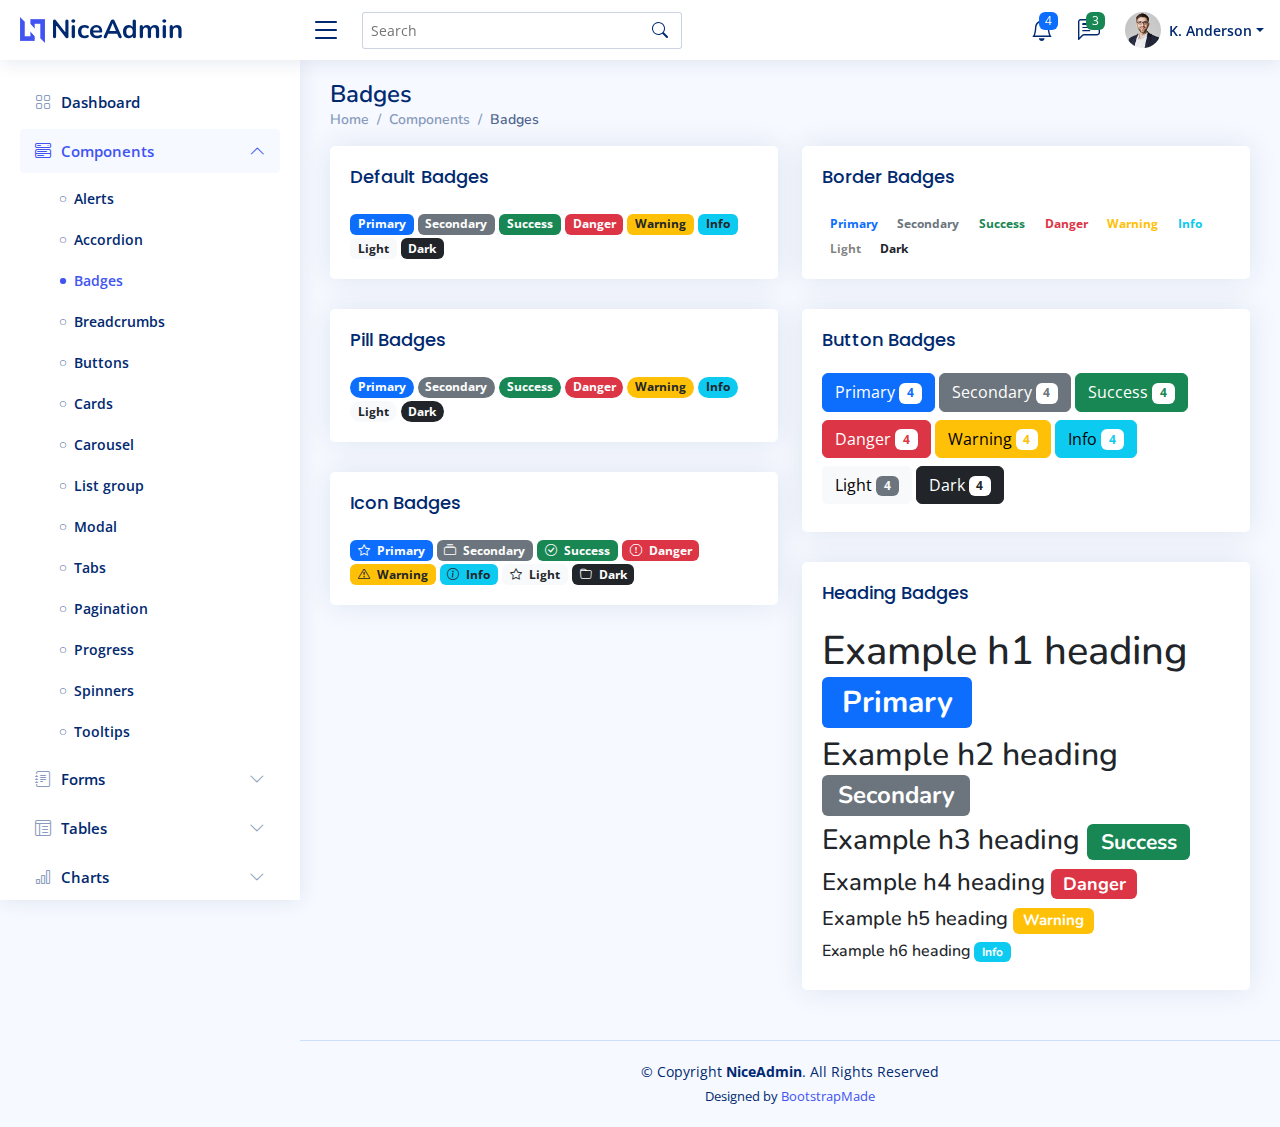
<file: components-badges.html>
<!DOCTYPE html>
<html lang="en">

<head>
  <meta charset="utf-8">
  <meta content="width=device-width, initial-scale=1.0" name="viewport">

  <title>Components / Badges - NiceAdmin Bootstrap Template</title>
  <meta content="" name="description">
  <meta content="" name="keywords">

  <!-- Favicons -->
  <link href="assets/img/favicon.png" rel="icon">
  <link href="assets/img/apple-touch-icon.png" rel="apple-touch-icon">

  <!-- Google Fonts -->
  <link href="https://fonts.gstatic.com" rel="preconnect">
  <link href="https://fonts.googleapis.com/css?family=Open+Sans:300,300i,400,400i,600,600i,700,700i|Nunito:300,300i,400,400i,600,600i,700,700i|Poppins:300,300i,400,400i,500,500i,600,600i,700,700i" rel="stylesheet">

  <!-- Vendor CSS Files -->
  <link href="assets/vendor/bootstrap/css/bootstrap.min.css" rel="stylesheet">
  <link href="assets/vendor/bootstrap-icons/bootstrap-icons.css" rel="stylesheet">
  <link href="assets/vendor/boxicons/css/boxicons.min.css" rel="stylesheet">
  <link href="assets/vendor/quill/quill.snow.css" rel="stylesheet">
  <link href="assets/vendor/quill/quill.bubble.css" rel="stylesheet">
  <link href="assets/vendor/remixicon/remixicon.css" rel="stylesheet">
  <link href="assets/vendor/simple-datatables/style.css" rel="stylesheet">

  <!-- Template Main CSS File -->
  <link href="assets/css/style.css" rel="stylesheet">

  <!-- =======================================================
  * Template Name: NiceAdmin
  * Updated: Aug 30 2023 with Bootstrap v5.3.1
  * Template URL: https://bootstrapmade.com/nice-admin-bootstrap-admin-html-template/
  * Author: BootstrapMade.com
  * License: https://bootstrapmade.com/license/
  ======================================================== -->
</head>

<body>

  <!-- ======= Header ======= -->
  <header id="header" class="header fixed-top d-flex align-items-center">

    <div class="d-flex align-items-center justify-content-between">
      <a href="index.html" class="logo d-flex align-items-center">
        <img src="assets/img/logo.png" alt="">
        <span class="d-none d-lg-block">NiceAdmin</span>
      </a>
      <i class="bi bi-list toggle-sidebar-btn"></i>
    </div><!-- End Logo -->

    <div class="search-bar">
      <form class="search-form d-flex align-items-center" method="POST" action="#">
        <input type="text" name="query" placeholder="Search" title="Enter search keyword">
        <button type="submit" title="Search"><i class="bi bi-search"></i></button>
      </form>
    </div><!-- End Search Bar -->

    <nav class="header-nav ms-auto">
      <ul class="d-flex align-items-center">

        <li class="nav-item d-block d-lg-none">
          <a class="nav-link nav-icon search-bar-toggle " href="#">
            <i class="bi bi-search"></i>
          </a>
        </li><!-- End Search Icon-->

        <li class="nav-item dropdown">

          <a class="nav-link nav-icon" href="#" data-bs-toggle="dropdown">
            <i class="bi bi-bell"></i>
            <span class="badge bg-primary badge-number">4</span>
          </a><!-- End Notification Icon -->

          <ul class="dropdown-menu dropdown-menu-end dropdown-menu-arrow notifications">
            <li class="dropdown-header">
              You have 4 new notifications
              <a href="#"><span class="badge rounded-pill bg-primary p-2 ms-2">View all</span></a>
            </li>
            <li>
              <hr class="dropdown-divider">
            </li>

            <li class="notification-item">
              <i class="bi bi-exclamation-circle text-warning"></i>
              <div>
                <h4>Lorem Ipsum</h4>
                <p>Quae dolorem earum veritatis oditseno</p>
                <p>30 min. ago</p>
              </div>
            </li>

            <li>
              <hr class="dropdown-divider">
            </li>

            <li class="notification-item">
              <i class="bi bi-x-circle text-danger"></i>
              <div>
                <h4>Atque rerum nesciunt</h4>
                <p>Quae dolorem earum veritatis oditseno</p>
                <p>1 hr. ago</p>
              </div>
            </li>

            <li>
              <hr class="dropdown-divider">
            </li>

            <li class="notification-item">
              <i class="bi bi-check-circle text-success"></i>
              <div>
                <h4>Sit rerum fuga</h4>
                <p>Quae dolorem earum veritatis oditseno</p>
                <p>2 hrs. ago</p>
              </div>
            </li>

            <li>
              <hr class="dropdown-divider">
            </li>

            <li class="notification-item">
              <i class="bi bi-info-circle text-primary"></i>
              <div>
                <h4>Dicta reprehenderit</h4>
                <p>Quae dolorem earum veritatis oditseno</p>
                <p>4 hrs. ago</p>
              </div>
            </li>

            <li>
              <hr class="dropdown-divider">
            </li>
            <li class="dropdown-footer">
              <a href="#">Show all notifications</a>
            </li>

          </ul><!-- End Notification Dropdown Items -->

        </li><!-- End Notification Nav -->

        <li class="nav-item dropdown">

          <a class="nav-link nav-icon" href="#" data-bs-toggle="dropdown">
            <i class="bi bi-chat-left-text"></i>
            <span class="badge bg-success badge-number">3</span>
          </a><!-- End Messages Icon -->

          <ul class="dropdown-menu dropdown-menu-end dropdown-menu-arrow messages">
            <li class="dropdown-header">
              You have 3 new messages
              <a href="#"><span class="badge rounded-pill bg-primary p-2 ms-2">View all</span></a>
            </li>
            <li>
              <hr class="dropdown-divider">
            </li>

            <li class="message-item">
              <a href="#">
                <img src="assets/img/messages-1.jpg" alt="" class="rounded-circle">
                <div>
                  <h4>Maria Hudson</h4>
                  <p>Velit asperiores et ducimus soluta repudiandae labore officia est ut...</p>
                  <p>4 hrs. ago</p>
                </div>
              </a>
            </li>
            <li>
              <hr class="dropdown-divider">
            </li>

            <li class="message-item">
              <a href="#">
                <img src="assets/img/messages-2.jpg" alt="" class="rounded-circle">
                <div>
                  <h4>Anna Nelson</h4>
                  <p>Velit asperiores et ducimus soluta repudiandae labore officia est ut...</p>
                  <p>6 hrs. ago</p>
                </div>
              </a>
            </li>
            <li>
              <hr class="dropdown-divider">
            </li>

            <li class="message-item">
              <a href="#">
                <img src="assets/img/messages-3.jpg" alt="" class="rounded-circle">
                <div>
                  <h4>David Muldon</h4>
                  <p>Velit asperiores et ducimus soluta repudiandae labore officia est ut...</p>
                  <p>8 hrs. ago</p>
                </div>
              </a>
            </li>
            <li>
              <hr class="dropdown-divider">
            </li>

            <li class="dropdown-footer">
              <a href="#">Show all messages</a>
            </li>

          </ul><!-- End Messages Dropdown Items -->

        </li><!-- End Messages Nav -->

        <li class="nav-item dropdown pe-3">

          <a class="nav-link nav-profile d-flex align-items-center pe-0" href="#" data-bs-toggle="dropdown">
            <img src="assets/img/profile-img.jpg" alt="Profile" class="rounded-circle">
            <span class="d-none d-md-block dropdown-toggle ps-2">K. Anderson</span>
          </a><!-- End Profile Iamge Icon -->

          <ul class="dropdown-menu dropdown-menu-end dropdown-menu-arrow profile">
            <li class="dropdown-header">
              <h6>Kevin Anderson</h6>
              <span>Web Designer</span>
            </li>
            <li>
              <hr class="dropdown-divider">
            </li>

            <li>
              <a class="dropdown-item d-flex align-items-center" href="users-profile.html">
                <i class="bi bi-person"></i>
                <span>My Profile</span>
              </a>
            </li>
            <li>
              <hr class="dropdown-divider">
            </li>

            <li>
              <a class="dropdown-item d-flex align-items-center" href="users-profile.html">
                <i class="bi bi-gear"></i>
                <span>Account Settings</span>
              </a>
            </li>
            <li>
              <hr class="dropdown-divider">
            </li>

            <li>
              <a class="dropdown-item d-flex align-items-center" href="pages-faq.html">
                <i class="bi bi-question-circle"></i>
                <span>Need Help?</span>
              </a>
            </li>
            <li>
              <hr class="dropdown-divider">
            </li>

            <li>
              <a class="dropdown-item d-flex align-items-center" href="#">
                <i class="bi bi-box-arrow-right"></i>
                <span>Sign Out</span>
              </a>
            </li>

          </ul><!-- End Profile Dropdown Items -->
        </li><!-- End Profile Nav -->

      </ul>
    </nav><!-- End Icons Navigation -->

  </header><!-- End Header -->

  <!-- ======= Sidebar ======= -->
  <aside id="sidebar" class="sidebar">

    <ul class="sidebar-nav" id="sidebar-nav">

      <li class="nav-item">
        <a class="nav-link collapsed" href="index.html">
          <i class="bi bi-grid"></i>
          <span>Dashboard</span>
        </a>
      </li><!-- End Dashboard Nav -->

      <li class="nav-item">
        <a class="nav-link " data-bs-target="#components-nav" data-bs-toggle="collapse" href="#">
          <i class="bi bi-menu-button-wide"></i><span>Components</span><i class="bi bi-chevron-down ms-auto"></i>
        </a>
        <ul id="components-nav" class="nav-content collapse show" data-bs-parent="#sidebar-nav">
          <li>
            <a href="components-alerts.html">
              <i class="bi bi-circle"></i><span>Alerts</span>
            </a>
          </li>
          <li>
            <a href="components-accordion.html">
              <i class="bi bi-circle"></i><span>Accordion</span>
            </a>
          </li>
          <li>
            <a href="components-badges.html" class="active">
              <i class="bi bi-circle"></i><span>Badges</span>
            </a>
          </li>
          <li>
            <a href="components-breadcrumbs.html">
              <i class="bi bi-circle"></i><span>Breadcrumbs</span>
            </a>
          </li>
          <li>
            <a href="components-buttons.html">
              <i class="bi bi-circle"></i><span>Buttons</span>
            </a>
          </li>
          <li>
            <a href="components-cards.html">
              <i class="bi bi-circle"></i><span>Cards</span>
            </a>
          </li>
          <li>
            <a href="components-carousel.html">
              <i class="bi bi-circle"></i><span>Carousel</span>
            </a>
          </li>
          <li>
            <a href="components-list-group.html">
              <i class="bi bi-circle"></i><span>List group</span>
            </a>
          </li>
          <li>
            <a href="components-modal.html">
              <i class="bi bi-circle"></i><span>Modal</span>
            </a>
          </li>
          <li>
            <a href="components-tabs.html">
              <i class="bi bi-circle"></i><span>Tabs</span>
            </a>
          </li>
          <li>
            <a href="components-pagination.html">
              <i class="bi bi-circle"></i><span>Pagination</span>
            </a>
          </li>
          <li>
            <a href="components-progress.html">
              <i class="bi bi-circle"></i><span>Progress</span>
            </a>
          </li>
          <li>
            <a href="components-spinners.html">
              <i class="bi bi-circle"></i><span>Spinners</span>
            </a>
          </li>
          <li>
            <a href="components-tooltips.html">
              <i class="bi bi-circle"></i><span>Tooltips</span>
            </a>
          </li>
        </ul>
      </li><!-- End Components Nav -->

      <li class="nav-item">
        <a class="nav-link collapsed" data-bs-target="#forms-nav" data-bs-toggle="collapse" href="#">
          <i class="bi bi-journal-text"></i><span>Forms</span><i class="bi bi-chevron-down ms-auto"></i>
        </a>
        <ul id="forms-nav" class="nav-content collapse " data-bs-parent="#sidebar-nav">
          <li>
            <a href="forms-elements.html">
              <i class="bi bi-circle"></i><span>Form Elements</span>
            </a>
          </li>
          <li>
            <a href="forms-layouts.html">
              <i class="bi bi-circle"></i><span>Form Layouts</span>
            </a>
          </li>
          <li>
            <a href="forms-editors.html">
              <i class="bi bi-circle"></i><span>Form Editors</span>
            </a>
          </li>
          <li>
            <a href="forms-validation.html">
              <i class="bi bi-circle"></i><span>Form Validation</span>
            </a>
          </li>
        </ul>
      </li><!-- End Forms Nav -->

      <li class="nav-item">
        <a class="nav-link collapsed" data-bs-target="#tables-nav" data-bs-toggle="collapse" href="#">
          <i class="bi bi-layout-text-window-reverse"></i><span>Tables</span><i class="bi bi-chevron-down ms-auto"></i>
        </a>
        <ul id="tables-nav" class="nav-content collapse " data-bs-parent="#sidebar-nav">
          <li>
            <a href="tables-general.html">
              <i class="bi bi-circle"></i><span>General Tables</span>
            </a>
          </li>
          <li>
            <a href="tables-data.html">
              <i class="bi bi-circle"></i><span>Data Tables</span>
            </a>
          </li>
        </ul>
      </li><!-- End Tables Nav -->

      <li class="nav-item">
        <a class="nav-link collapsed" data-bs-target="#charts-nav" data-bs-toggle="collapse" href="#">
          <i class="bi bi-bar-chart"></i><span>Charts</span><i class="bi bi-chevron-down ms-auto"></i>
        </a>
        <ul id="charts-nav" class="nav-content collapse " data-bs-parent="#sidebar-nav">
          <li>
            <a href="charts-chartjs.html">
              <i class="bi bi-circle"></i><span>Chart.js</span>
            </a>
          </li>
          <li>
            <a href="charts-apexcharts.html">
              <i class="bi bi-circle"></i><span>ApexCharts</span>
            </a>
          </li>
          <li>
            <a href="charts-echarts.html">
              <i class="bi bi-circle"></i><span>ECharts</span>
            </a>
          </li>
        </ul>
      </li><!-- End Charts Nav -->

      <li class="nav-item">
        <a class="nav-link collapsed" data-bs-target="#icons-nav" data-bs-toggle="collapse" href="#">
          <i class="bi bi-gem"></i><span>Icons</span><i class="bi bi-chevron-down ms-auto"></i>
        </a>
        <ul id="icons-nav" class="nav-content collapse " data-bs-parent="#sidebar-nav">
          <li>
            <a href="icons-bootstrap.html">
              <i class="bi bi-circle"></i><span>Bootstrap Icons</span>
            </a>
          </li>
          <li>
            <a href="icons-remix.html">
              <i class="bi bi-circle"></i><span>Remix Icons</span>
            </a>
          </li>
          <li>
            <a href="icons-boxicons.html">
              <i class="bi bi-circle"></i><span>Boxicons</span>
            </a>
          </li>
        </ul>
      </li><!-- End Icons Nav -->

      <li class="nav-heading">Pages</li>

      <li class="nav-item">
        <a class="nav-link collapsed" href="users-profile.html">
          <i class="bi bi-person"></i>
          <span>Profile</span>
        </a>
      </li><!-- End Profile Page Nav -->

      <li class="nav-item">
        <a class="nav-link collapsed" href="pages-faq.html">
          <i class="bi bi-question-circle"></i>
          <span>F.A.Q</span>
        </a>
      </li><!-- End F.A.Q Page Nav -->

      <li class="nav-item">
        <a class="nav-link collapsed" href="pages-contact.html">
          <i class="bi bi-envelope"></i>
          <span>Contact</span>
        </a>
      </li><!-- End Contact Page Nav -->

      <li class="nav-item">
        <a class="nav-link collapsed" href="pages-register.html">
          <i class="bi bi-card-list"></i>
          <span>Register</span>
        </a>
      </li><!-- End Register Page Nav -->

      <li class="nav-item">
        <a class="nav-link collapsed" href="pages-login.html">
          <i class="bi bi-box-arrow-in-right"></i>
          <span>Login</span>
        </a>
      </li><!-- End Login Page Nav -->

      <li class="nav-item">
        <a class="nav-link collapsed" href="pages-error-404.html">
          <i class="bi bi-dash-circle"></i>
          <span>Error 404</span>
        </a>
      </li><!-- End Error 404 Page Nav -->

      <li class="nav-item">
        <a class="nav-link collapsed" href="pages-blank.html">
          <i class="bi bi-file-earmark"></i>
          <span>Blank</span>
        </a>
      </li><!-- End Blank Page Nav -->

    </ul>

  </aside><!-- End Sidebar-->

  <main id="main" class="main">

    <div class="pagetitle">
      <h1>Badges</h1>
      <nav>
        <ol class="breadcrumb">
          <li class="breadcrumb-item"><a href="index.html">Home</a></li>
          <li class="breadcrumb-item">Components</li>
          <li class="breadcrumb-item active">Badges</li>
        </ol>
      </nav>
    </div><!-- End Page Title -->

    <section class="section">
      <div class="row">

        <div class="col-lg-6">

          <div class="card">
            <div class="card-body">
              <h5 class="card-title">Default Badges</h5>

              <span class="badge bg-primary">Primary</span>
              <span class="badge bg-secondary">Secondary</span>
              <span class="badge bg-success">Success</span>
              <span class="badge bg-danger">Danger</span>
              <span class="badge bg-warning text-dark">Warning</span>
              <span class="badge bg-info text-dark">Info</span>
              <span class="badge bg-light text-dark">Light</span>
              <span class="badge bg-dark">Dark</span>
            </div>
          </div><!-- End Default Badges -->

          <div class="card">
            <div class="card-body">
              <h5 class="card-title">Pill Badges</h5>
              <span class="badge rounded-pill bg-primary">Primary</span>
              <span class="badge rounded-pill bg-secondary">Secondary</span>
              <span class="badge rounded-pill bg-success">Success</span>
              <span class="badge rounded-pill bg-danger">Danger</span>
              <span class="badge rounded-pill bg-warning text-dark">Warning</span>
              <span class="badge rounded-pill bg-info text-dark">Info</span>
              <span class="badge rounded-pill bg-light text-dark">Light</span>
              <span class="badge rounded-pill bg-dark">Dark</span>
            </div>
          </div><!-- End Pill Badges -->

          <div class="card">
            <div class="card-body">
              <h5 class="card-title">Icon Badges</h5>
              <span class="badge bg-primary"><i class="bi bi-star me-1"></i> Primary</span>
              <span class="badge bg-secondary"><i class="bi bi-collection me-1"></i> Secondary</span>
              <span class="badge bg-success"><i class="bi bi-check-circle me-1"></i> Success</span>
              <span class="badge bg-danger"><i class="bi bi-exclamation-octagon me-1"></i> Danger</span>
              <span class="badge bg-warning text-dark"><i class="bi bi-exclamation-triangle me-1"></i> Warning</span>
              <span class="badge bg-info text-dark"><i class="bi bi-info-circle me-1"></i> Info</span>
              <span class="badge bg-light text-dark"><i class="bi bi-star me-1"></i> Light</span>
              <span class="badge bg-dark"><i class="bi bi-folder me-1"></i> Dark</span>
            </div>
          </div><!-- End Icon Badges -->

        </div>

        <div class="col-lg-6">

          <div class="card">
            <div class="card-body">
              <h5 class="card-title">Border Badges</h5>
              <span class="badge border-primary border-1 text-primary">Primary</span>
              <span class="badge border-secondary border-1 text-secondary">Secondary</span>
              <span class="badge border-success border-1 text-success">Success</span>
              <span class="badge border-danger border-1 text-danger">Danger</span>
              <span class="badge border-warning border-1 text-warning">Warning</span>
              <span class="badge border-info border-1 text-info">Info</span>
              <span class="badge border-light border-1 text-black-50">Light</span>
              <span class="badge border-dark border-1 text-dark">Dark</span>
            </div>
          </div><!-- End Border Badges -->

          <div class="card">
            <div class="card-body">
              <h5 class="card-title">Button Badges</h5>

              <button type="button" class="btn btn-primary mb-2">
                Primary <span class="badge bg-white text-primary">4</span>
              </button>
              <button type="button" class="btn btn-secondary mb-2">
                Secondary <span class="badge bg-white text-secondary">4</span>
              </button>
              <button type="button" class="btn btn-success mb-2">
                Success <span class="badge bg-white text-success">4</span>
              </button>
              <button type="button" class="btn btn-danger mb-2">
                Danger <span class="badge bg-white text-danger">4</span>
              </button>
              <button type="button" class="btn btn-warning mb-2">
                Warning <span class="badge bg-white text-warning">4</span>
              </button>
              <button type="button" class="btn btn-info mb-2">
                Info <span class="badge bg-white text-info">4</span>
              </button>
              <button type="button" class="btn btn-light mb-2">
                Light <span class="badge bg-secondary text-light">4</span>
              </button>
              <button type="button" class="btn btn-dark mb-2">
                Dark <span class="badge bg-white text-dark">4</span>
              </button>
            </div>
          </div><!-- End Button Badges -->

          <div class="card">
            <div class="card-body">
              <h5 class="card-title">Heading Badges</h5>

              <h1>Example h1 heading <span class="badge bg-primary">Primary</span></h1>
              <h2>Example h2 heading <span class="badge bg-secondary">Secondary</span></h2>
              <h3>Example h3 heading <span class="badge bg-success">Success</span></h3>
              <h4>Example h4 heading <span class="badge bg-danger">Danger</span></h4>
              <h5>Example h5 heading <span class="badge bg-warning">Warning</span></h5>
              <h6>Example h6 heading <span class="badge bg-info">Info</span></h6>
            </div>
          </div><!-- End Heading Badges -->

        </div>

      </div>
    </section>

  </main><!-- End #main -->

  <!-- ======= Footer ======= -->
  <footer id="footer" class="footer">
    <div class="copyright">
      &copy; Copyright <strong><span>NiceAdmin</span></strong>. All Rights Reserved
    </div>
    <div class="credits">
      <!-- All the links in the footer should remain intact. -->
      <!-- You can delete the links only if you purchased the pro version. -->
      <!-- Licensing information: https://bootstrapmade.com/license/ -->
      <!-- Purchase the pro version with working PHP/AJAX contact form: https://bootstrapmade.com/nice-admin-bootstrap-admin-html-template/ -->
      Designed by <a href="https://bootstrapmade.com/">BootstrapMade</a>
    </div>
  </footer><!-- End Footer -->

  <a href="#" class="back-to-top d-flex align-items-center justify-content-center"><i class="bi bi-arrow-up-short"></i></a>

  <!-- Vendor JS Files -->
  <script src="assets/vendor/apexcharts/apexcharts.min.js"></script>
  <script src="assets/vendor/bootstrap/js/bootstrap.bundle.min.js"></script>
  <script src="assets/vendor/chart.js/chart.umd.js"></script>
  <script src="assets/vendor/echarts/echarts.min.js"></script>
  <script src="assets/vendor/quill/quill.min.js"></script>
  <script src="assets/vendor/simple-datatables/simple-datatables.js"></script>
  <script src="assets/vendor/tinymce/tinymce.min.js"></script>
  <script src="assets/vendor/php-email-form/validate.js"></script>

  <!-- Template Main JS File -->
  <script src="assets/js/main.js"></script>

</body>

</html>
</file>
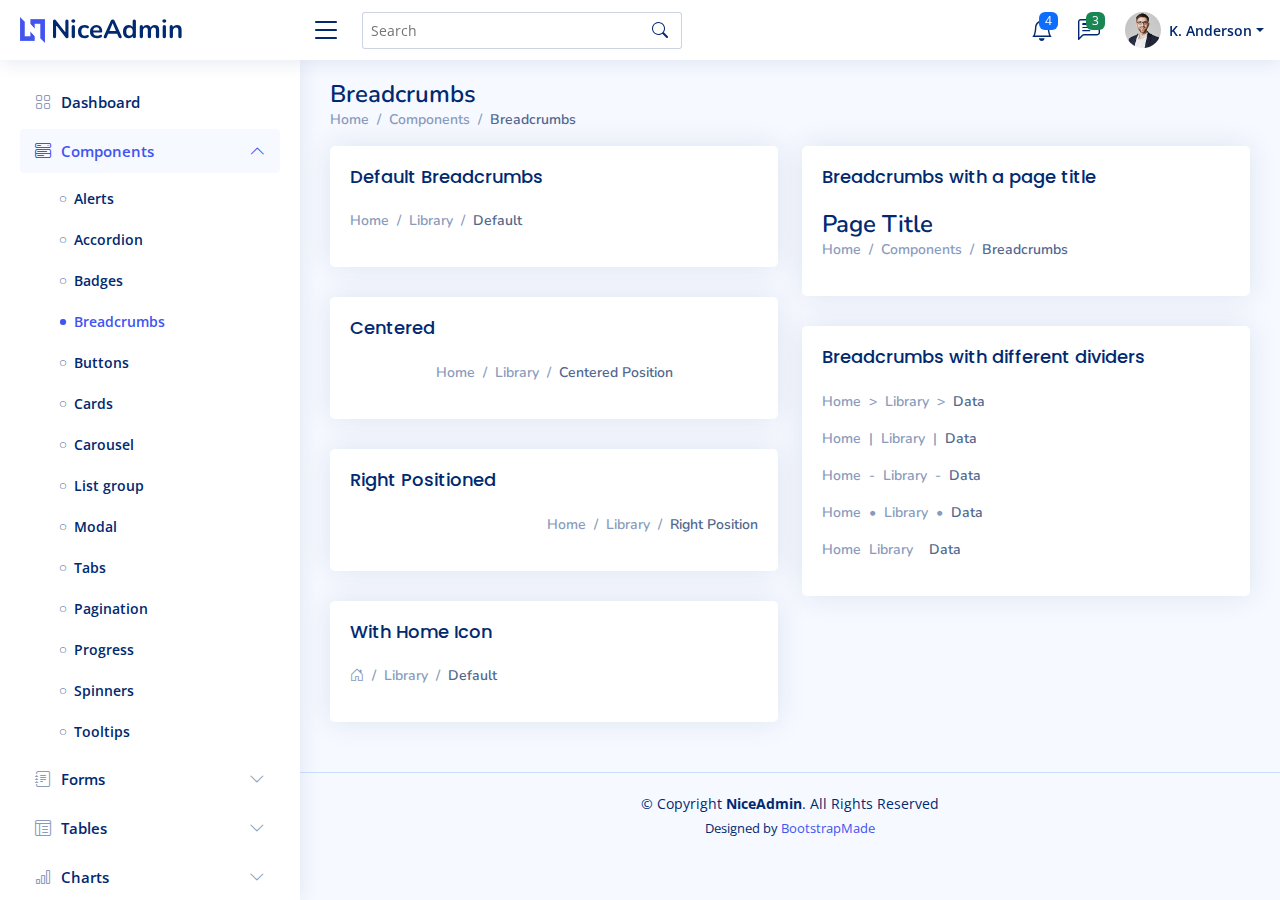
<file: components-breadcrumbs.html>
<!DOCTYPE html>
<html lang="en">

<head>
  <meta charset="utf-8">
  <meta content="width=device-width, initial-scale=1.0" name="viewport">

  <title>Components / Breadcrumbs - NiceAdmin Bootstrap Template</title>
  <meta content="" name="description">
  <meta content="" name="keywords">

  <!-- Favicons -->
  <link href="assets/img/favicon.png" rel="icon">
  <link href="assets/img/apple-touch-icon.png" rel="apple-touch-icon">

  <!-- Google Fonts -->
  <link href="https://fonts.gstatic.com" rel="preconnect">
  <link href="https://fonts.googleapis.com/css?family=Open+Sans:300,300i,400,400i,600,600i,700,700i|Nunito:300,300i,400,400i,600,600i,700,700i|Poppins:300,300i,400,400i,500,500i,600,600i,700,700i" rel="stylesheet">

  <!-- Vendor CSS Files -->
  <link href="assets/vendor/bootstrap/css/bootstrap.min.css" rel="stylesheet">
  <link href="assets/vendor/bootstrap-icons/bootstrap-icons.css" rel="stylesheet">
  <link href="assets/vendor/boxicons/css/boxicons.min.css" rel="stylesheet">
  <link href="assets/vendor/quill/quill.snow.css" rel="stylesheet">
  <link href="assets/vendor/quill/quill.bubble.css" rel="stylesheet">
  <link href="assets/vendor/remixicon/remixicon.css" rel="stylesheet">
  <link href="assets/vendor/simple-datatables/style.css" rel="stylesheet">

  <!-- Template Main CSS File -->
  <link href="assets/css/style.css" rel="stylesheet">

  <!-- =======================================================
  * Template Name: NiceAdmin
  * Updated: Aug 30 2023 with Bootstrap v5.3.1
  * Template URL: https://bootstrapmade.com/nice-admin-bootstrap-admin-html-template/
  * Author: BootstrapMade.com
  * License: https://bootstrapmade.com/license/
  ======================================================== -->
</head>

<body>

  <!-- ======= Header ======= -->
  <header id="header" class="header fixed-top d-flex align-items-center">

    <div class="d-flex align-items-center justify-content-between">
      <a href="index.html" class="logo d-flex align-items-center">
        <img src="assets/img/logo.png" alt="">
        <span class="d-none d-lg-block">NiceAdmin</span>
      </a>
      <i class="bi bi-list toggle-sidebar-btn"></i>
    </div><!-- End Logo -->

    <div class="search-bar">
      <form class="search-form d-flex align-items-center" method="POST" action="#">
        <input type="text" name="query" placeholder="Search" title="Enter search keyword">
        <button type="submit" title="Search"><i class="bi bi-search"></i></button>
      </form>
    </div><!-- End Search Bar -->

    <nav class="header-nav ms-auto">
      <ul class="d-flex align-items-center">

        <li class="nav-item d-block d-lg-none">
          <a class="nav-link nav-icon search-bar-toggle " href="#">
            <i class="bi bi-search"></i>
          </a>
        </li><!-- End Search Icon-->

        <li class="nav-item dropdown">

          <a class="nav-link nav-icon" href="#" data-bs-toggle="dropdown">
            <i class="bi bi-bell"></i>
            <span class="badge bg-primary badge-number">4</span>
          </a><!-- End Notification Icon -->

          <ul class="dropdown-menu dropdown-menu-end dropdown-menu-arrow notifications">
            <li class="dropdown-header">
              You have 4 new notifications
              <a href="#"><span class="badge rounded-pill bg-primary p-2 ms-2">View all</span></a>
            </li>
            <li>
              <hr class="dropdown-divider">
            </li>

            <li class="notification-item">
              <i class="bi bi-exclamation-circle text-warning"></i>
              <div>
                <h4>Lorem Ipsum</h4>
                <p>Quae dolorem earum veritatis oditseno</p>
                <p>30 min. ago</p>
              </div>
            </li>

            <li>
              <hr class="dropdown-divider">
            </li>

            <li class="notification-item">
              <i class="bi bi-x-circle text-danger"></i>
              <div>
                <h4>Atque rerum nesciunt</h4>
                <p>Quae dolorem earum veritatis oditseno</p>
                <p>1 hr. ago</p>
              </div>
            </li>

            <li>
              <hr class="dropdown-divider">
            </li>

            <li class="notification-item">
              <i class="bi bi-check-circle text-success"></i>
              <div>
                <h4>Sit rerum fuga</h4>
                <p>Quae dolorem earum veritatis oditseno</p>
                <p>2 hrs. ago</p>
              </div>
            </li>

            <li>
              <hr class="dropdown-divider">
            </li>

            <li class="notification-item">
              <i class="bi bi-info-circle text-primary"></i>
              <div>
                <h4>Dicta reprehenderit</h4>
                <p>Quae dolorem earum veritatis oditseno</p>
                <p>4 hrs. ago</p>
              </div>
            </li>

            <li>
              <hr class="dropdown-divider">
            </li>
            <li class="dropdown-footer">
              <a href="#">Show all notifications</a>
            </li>

          </ul><!-- End Notification Dropdown Items -->

        </li><!-- End Notification Nav -->

        <li class="nav-item dropdown">

          <a class="nav-link nav-icon" href="#" data-bs-toggle="dropdown">
            <i class="bi bi-chat-left-text"></i>
            <span class="badge bg-success badge-number">3</span>
          </a><!-- End Messages Icon -->

          <ul class="dropdown-menu dropdown-menu-end dropdown-menu-arrow messages">
            <li class="dropdown-header">
              You have 3 new messages
              <a href="#"><span class="badge rounded-pill bg-primary p-2 ms-2">View all</span></a>
            </li>
            <li>
              <hr class="dropdown-divider">
            </li>

            <li class="message-item">
              <a href="#">
                <img src="assets/img/messages-1.jpg" alt="" class="rounded-circle">
                <div>
                  <h4>Maria Hudson</h4>
                  <p>Velit asperiores et ducimus soluta repudiandae labore officia est ut...</p>
                  <p>4 hrs. ago</p>
                </div>
              </a>
            </li>
            <li>
              <hr class="dropdown-divider">
            </li>

            <li class="message-item">
              <a href="#">
                <img src="assets/img/messages-2.jpg" alt="" class="rounded-circle">
                <div>
                  <h4>Anna Nelson</h4>
                  <p>Velit asperiores et ducimus soluta repudiandae labore officia est ut...</p>
                  <p>6 hrs. ago</p>
                </div>
              </a>
            </li>
            <li>
              <hr class="dropdown-divider">
            </li>

            <li class="message-item">
              <a href="#">
                <img src="assets/img/messages-3.jpg" alt="" class="rounded-circle">
                <div>
                  <h4>David Muldon</h4>
                  <p>Velit asperiores et ducimus soluta repudiandae labore officia est ut...</p>
                  <p>8 hrs. ago</p>
                </div>
              </a>
            </li>
            <li>
              <hr class="dropdown-divider">
            </li>

            <li class="dropdown-footer">
              <a href="#">Show all messages</a>
            </li>

          </ul><!-- End Messages Dropdown Items -->

        </li><!-- End Messages Nav -->

        <li class="nav-item dropdown pe-3">

          <a class="nav-link nav-profile d-flex align-items-center pe-0" href="#" data-bs-toggle="dropdown">
            <img src="assets/img/profile-img.jpg" alt="Profile" class="rounded-circle">
            <span class="d-none d-md-block dropdown-toggle ps-2">K. Anderson</span>
          </a><!-- End Profile Iamge Icon -->

          <ul class="dropdown-menu dropdown-menu-end dropdown-menu-arrow profile">
            <li class="dropdown-header">
              <h6>Kevin Anderson</h6>
              <span>Web Designer</span>
            </li>
            <li>
              <hr class="dropdown-divider">
            </li>

            <li>
              <a class="dropdown-item d-flex align-items-center" href="users-profile.html">
                <i class="bi bi-person"></i>
                <span>My Profile</span>
              </a>
            </li>
            <li>
              <hr class="dropdown-divider">
            </li>

            <li>
              <a class="dropdown-item d-flex align-items-center" href="users-profile.html">
                <i class="bi bi-gear"></i>
                <span>Account Settings</span>
              </a>
            </li>
            <li>
              <hr class="dropdown-divider">
            </li>

            <li>
              <a class="dropdown-item d-flex align-items-center" href="pages-faq.html">
                <i class="bi bi-question-circle"></i>
                <span>Need Help?</span>
              </a>
            </li>
            <li>
              <hr class="dropdown-divider">
            </li>

            <li>
              <a class="dropdown-item d-flex align-items-center" href="#">
                <i class="bi bi-box-arrow-right"></i>
                <span>Sign Out</span>
              </a>
            </li>

          </ul><!-- End Profile Dropdown Items -->
        </li><!-- End Profile Nav -->

      </ul>
    </nav><!-- End Icons Navigation -->

  </header><!-- End Header -->

  <!-- ======= Sidebar ======= -->
  <aside id="sidebar" class="sidebar">

    <ul class="sidebar-nav" id="sidebar-nav">

      <li class="nav-item">
        <a class="nav-link collapsed" href="index.html">
          <i class="bi bi-grid"></i>
          <span>Dashboard</span>
        </a>
      </li><!-- End Dashboard Nav -->

      <li class="nav-item">
        <a class="nav-link " data-bs-target="#components-nav" data-bs-toggle="collapse" href="#">
          <i class="bi bi-menu-button-wide"></i><span>Components</span><i class="bi bi-chevron-down ms-auto"></i>
        </a>
        <ul id="components-nav" class="nav-content collapse show" data-bs-parent="#sidebar-nav">
          <li>
            <a href="components-alerts.html">
              <i class="bi bi-circle"></i><span>Alerts</span>
            </a>
          </li>
          <li>
            <a href="components-accordion.html">
              <i class="bi bi-circle"></i><span>Accordion</span>
            </a>
          </li>
          <li>
            <a href="components-badges.html">
              <i class="bi bi-circle"></i><span>Badges</span>
            </a>
          </li>
          <li>
            <a href="components-breadcrumbs.html" class="active">
              <i class="bi bi-circle"></i><span>Breadcrumbs</span>
            </a>
          </li>
          <li>
            <a href="components-buttons.html">
              <i class="bi bi-circle"></i><span>Buttons</span>
            </a>
          </li>
          <li>
            <a href="components-cards.html">
              <i class="bi bi-circle"></i><span>Cards</span>
            </a>
          </li>
          <li>
            <a href="components-carousel.html">
              <i class="bi bi-circle"></i><span>Carousel</span>
            </a>
          </li>
          <li>
            <a href="components-list-group.html">
              <i class="bi bi-circle"></i><span>List group</span>
            </a>
          </li>
          <li>
            <a href="components-modal.html">
              <i class="bi bi-circle"></i><span>Modal</span>
            </a>
          </li>
          <li>
            <a href="components-tabs.html">
              <i class="bi bi-circle"></i><span>Tabs</span>
            </a>
          </li>
          <li>
            <a href="components-pagination.html">
              <i class="bi bi-circle"></i><span>Pagination</span>
            </a>
          </li>
          <li>
            <a href="components-progress.html">
              <i class="bi bi-circle"></i><span>Progress</span>
            </a>
          </li>
          <li>
            <a href="components-spinners.html">
              <i class="bi bi-circle"></i><span>Spinners</span>
            </a>
          </li>
          <li>
            <a href="components-tooltips.html">
              <i class="bi bi-circle"></i><span>Tooltips</span>
            </a>
          </li>
        </ul>
      </li><!-- End Components Nav -->

      <li class="nav-item">
        <a class="nav-link collapsed" data-bs-target="#forms-nav" data-bs-toggle="collapse" href="#">
          <i class="bi bi-journal-text"></i><span>Forms</span><i class="bi bi-chevron-down ms-auto"></i>
        </a>
        <ul id="forms-nav" class="nav-content collapse " data-bs-parent="#sidebar-nav">
          <li>
            <a href="forms-elements.html">
              <i class="bi bi-circle"></i><span>Form Elements</span>
            </a>
          </li>
          <li>
            <a href="forms-layouts.html">
              <i class="bi bi-circle"></i><span>Form Layouts</span>
            </a>
          </li>
          <li>
            <a href="forms-editors.html">
              <i class="bi bi-circle"></i><span>Form Editors</span>
            </a>
          </li>
          <li>
            <a href="forms-validation.html">
              <i class="bi bi-circle"></i><span>Form Validation</span>
            </a>
          </li>
        </ul>
      </li><!-- End Forms Nav -->

      <li class="nav-item">
        <a class="nav-link collapsed" data-bs-target="#tables-nav" data-bs-toggle="collapse" href="#">
          <i class="bi bi-layout-text-window-reverse"></i><span>Tables</span><i class="bi bi-chevron-down ms-auto"></i>
        </a>
        <ul id="tables-nav" class="nav-content collapse " data-bs-parent="#sidebar-nav">
          <li>
            <a href="tables-general.html">
              <i class="bi bi-circle"></i><span>General Tables</span>
            </a>
          </li>
          <li>
            <a href="tables-data.html">
              <i class="bi bi-circle"></i><span>Data Tables</span>
            </a>
          </li>
        </ul>
      </li><!-- End Tables Nav -->

      <li class="nav-item">
        <a class="nav-link collapsed" data-bs-target="#charts-nav" data-bs-toggle="collapse" href="#">
          <i class="bi bi-bar-chart"></i><span>Charts</span><i class="bi bi-chevron-down ms-auto"></i>
        </a>
        <ul id="charts-nav" class="nav-content collapse " data-bs-parent="#sidebar-nav">
          <li>
            <a href="charts-chartjs.html">
              <i class="bi bi-circle"></i><span>Chart.js</span>
            </a>
          </li>
          <li>
            <a href="charts-apexcharts.html">
              <i class="bi bi-circle"></i><span>ApexCharts</span>
            </a>
          </li>
          <li>
            <a href="charts-echarts.html">
              <i class="bi bi-circle"></i><span>ECharts</span>
            </a>
          </li>
        </ul>
      </li><!-- End Charts Nav -->

      <li class="nav-item">
        <a class="nav-link collapsed" data-bs-target="#icons-nav" data-bs-toggle="collapse" href="#">
          <i class="bi bi-gem"></i><span>Icons</span><i class="bi bi-chevron-down ms-auto"></i>
        </a>
        <ul id="icons-nav" class="nav-content collapse " data-bs-parent="#sidebar-nav">
          <li>
            <a href="icons-bootstrap.html">
              <i class="bi bi-circle"></i><span>Bootstrap Icons</span>
            </a>
          </li>
          <li>
            <a href="icons-remix.html">
              <i class="bi bi-circle"></i><span>Remix Icons</span>
            </a>
          </li>
          <li>
            <a href="icons-boxicons.html">
              <i class="bi bi-circle"></i><span>Boxicons</span>
            </a>
          </li>
        </ul>
      </li><!-- End Icons Nav -->

      <li class="nav-heading">Pages</li>

      <li class="nav-item">
        <a class="nav-link collapsed" href="users-profile.html">
          <i class="bi bi-person"></i>
          <span>Profile</span>
        </a>
      </li><!-- End Profile Page Nav -->

      <li class="nav-item">
        <a class="nav-link collapsed" href="pages-faq.html">
          <i class="bi bi-question-circle"></i>
          <span>F.A.Q</span>
        </a>
      </li><!-- End F.A.Q Page Nav -->

      <li class="nav-item">
        <a class="nav-link collapsed" href="pages-contact.html">
          <i class="bi bi-envelope"></i>
          <span>Contact</span>
        </a>
      </li><!-- End Contact Page Nav -->

      <li class="nav-item">
        <a class="nav-link collapsed" href="pages-register.html">
          <i class="bi bi-card-list"></i>
          <span>Register</span>
        </a>
      </li><!-- End Register Page Nav -->

      <li class="nav-item">
        <a class="nav-link collapsed" href="pages-login.html">
          <i class="bi bi-box-arrow-in-right"></i>
          <span>Login</span>
        </a>
      </li><!-- End Login Page Nav -->

      <li class="nav-item">
        <a class="nav-link collapsed" href="pages-error-404.html">
          <i class="bi bi-dash-circle"></i>
          <span>Error 404</span>
        </a>
      </li><!-- End Error 404 Page Nav -->

      <li class="nav-item">
        <a class="nav-link collapsed" href="pages-blank.html">
          <i class="bi bi-file-earmark"></i>
          <span>Blank</span>
        </a>
      </li><!-- End Blank Page Nav -->

    </ul>

  </aside><!-- End Sidebar-->

  <main id="main" class="main">

    <div class="pagetitle">
      <h1>Breadcrumbs</h1>
      <nav>
        <ol class="breadcrumb">
          <li class="breadcrumb-item"><a href="index.html">Home</a></li>
          <li class="breadcrumb-item">Components</li>
          <li class="breadcrumb-item active">Breadcrumbs</li>
        </ol>
      </nav>
    </div><!-- End Page Title -->

    <section class="section">
      <div class="row">
        <div class="col-lg-6">

          <div class="card">
            <div class="card-body">
              <h5 class="card-title">Default Breadcrumbs</h5>

              <nav>
                <ol class="breadcrumb">
                  <li class="breadcrumb-item"><a href="index.html">Home</a></li>
                  <li class="breadcrumb-item"><a href="#">Library</a></li>
                  <li class="breadcrumb-item active">Default</li>
                </ol>
              </nav>
            </div>
          </div>

          <div class="card">
            <div class="card-body">
              <h5 class="card-title">Centered</h5>

              <nav class="d-flex justify-content-center">
                <ol class="breadcrumb">
                  <li class="breadcrumb-item"><a href="index.html">Home</a></li>
                  <li class="breadcrumb-item"><a href="#">Library</a></li>
                  <li class="breadcrumb-item active">Centered Position</li>
                </ol>
              </nav>
            </div>
          </div>

          <div class="card">
            <div class="card-body">
              <h5 class="card-title">Right Positioned</h5>

              <nav class="d-flex justify-content-end">
                <ol class="breadcrumb">
                  <li class="breadcrumb-item"><a href="index.html">Home</a></li>
                  <li class="breadcrumb-item"><a href="#">Library</a></li>
                  <li class="breadcrumb-item active">Right Position</li>
                </ol>
              </nav>
            </div>
          </div>

          <div class="card">
            <div class="card-body">
              <h5 class="card-title">With Home Icon</h5>

              <nav>
                <ol class="breadcrumb">
                  <li class="breadcrumb-item"><a href="index.html"><i class="bi bi-house-door"></i></a></li>
                  <li class="breadcrumb-item"><a href="#">Library</a></li>
                  <li class="breadcrumb-item active">Default</li>
                </ol>
              </nav>
            </div>
          </div>

        </div>

        <div class="col-lg-6">

          <div class="card">
            <div class="card-body">
              <h5 class="card-title">Breadcrumbs with a page title</h5>

              <div class="pagetitle">
                <h1>Page Title</h1>
                <nav>
                  <ol class="breadcrumb">
                    <li class="breadcrumb-item"><a href="index.html">Home</a></li>
                    <li class="breadcrumb-item">Components</li>
                    <li class="breadcrumb-item active">Breadcrumbs</li>
                  </ol>
                </nav>
              </div><!-- End Breadcrumbs with a page title -->

            </div>
          </div>

          <div class="card">
            <div class="card-body">
              <h5 class="card-title">Breadcrumbs with different dividers</h5>

              <nav style="--bs-breadcrumb-divider: '>';">
                <ol class="breadcrumb">
                  <li class="breadcrumb-item"><a href="index.html">Home</a></li>
                  <li class="breadcrumb-item"><a href="#">Library</a></li>
                  <li class="breadcrumb-item active">Data</li>
                </ol>
              </nav>

              <nav style="--bs-breadcrumb-divider: '|';">
                <ol class="breadcrumb">
                  <li class="breadcrumb-item"><a href="index.html">Home</a></li>
                  <li class="breadcrumb-item"><a href="#">Library</a></li>
                  <li class="breadcrumb-item active">Data</li>
                </ol>
              </nav>

              <nav style="--bs-breadcrumb-divider: '-';">
                <ol class="breadcrumb">
                  <li class="breadcrumb-item"><a href="index.html">Home</a></li>
                  <li class="breadcrumb-item"><a href="#">Library</a></li>
                  <li class="breadcrumb-item active">Data</li>
                </ol>
              </nav>

              <nav style="--bs-breadcrumb-divider: '•';">
                <ol class="breadcrumb">
                  <li class="breadcrumb-item"><a href="index.html">Home</a></li>
                  <li class="breadcrumb-item"><a href="#">Library</a></li>
                  <li class="breadcrumb-item active">Data</li>
                </ol>
              </nav>

              <nav style="--bs-breadcrumb-divider: '';">
                <ol class="breadcrumb">
                  <li class="breadcrumb-item"><a href="index.html">Home</a></li>
                  <li class="breadcrumb-item"><a href="#">Library</a></li>
                  <li class="breadcrumb-item active">Data</li>
                </ol>
              </nav>

            </div>
          </div>

        </div>
      </div>
    </section>

  </main><!-- End #main -->

  <!-- ======= Footer ======= -->
  <footer id="footer" class="footer">
    <div class="copyright">
      &copy; Copyright <strong><span>NiceAdmin</span></strong>. All Rights Reserved
    </div>
    <div class="credits">
      <!-- All the links in the footer should remain intact. -->
      <!-- You can delete the links only if you purchased the pro version. -->
      <!-- Licensing information: https://bootstrapmade.com/license/ -->
      <!-- Purchase the pro version with working PHP/AJAX contact form: https://bootstrapmade.com/nice-admin-bootstrap-admin-html-template/ -->
      Designed by <a href="https://bootstrapmade.com/">BootstrapMade</a>
    </div>
  </footer><!-- End Footer -->

  <a href="#" class="back-to-top d-flex align-items-center justify-content-center"><i class="bi bi-arrow-up-short"></i></a>

  <!-- Vendor JS Files -->
  <script src="assets/vendor/apexcharts/apexcharts.min.js"></script>
  <script src="assets/vendor/bootstrap/js/bootstrap.bundle.min.js"></script>
  <script src="assets/vendor/chart.js/chart.umd.js"></script>
  <script src="assets/vendor/echarts/echarts.min.js"></script>
  <script src="assets/vendor/quill/quill.min.js"></script>
  <script src="assets/vendor/simple-datatables/simple-datatables.js"></script>
  <script src="assets/vendor/tinymce/tinymce.min.js"></script>
  <script src="assets/vendor/php-email-form/validate.js"></script>

  <!-- Template Main JS File -->
  <script src="assets/js/main.js"></script>

</body>

</html>
</file>
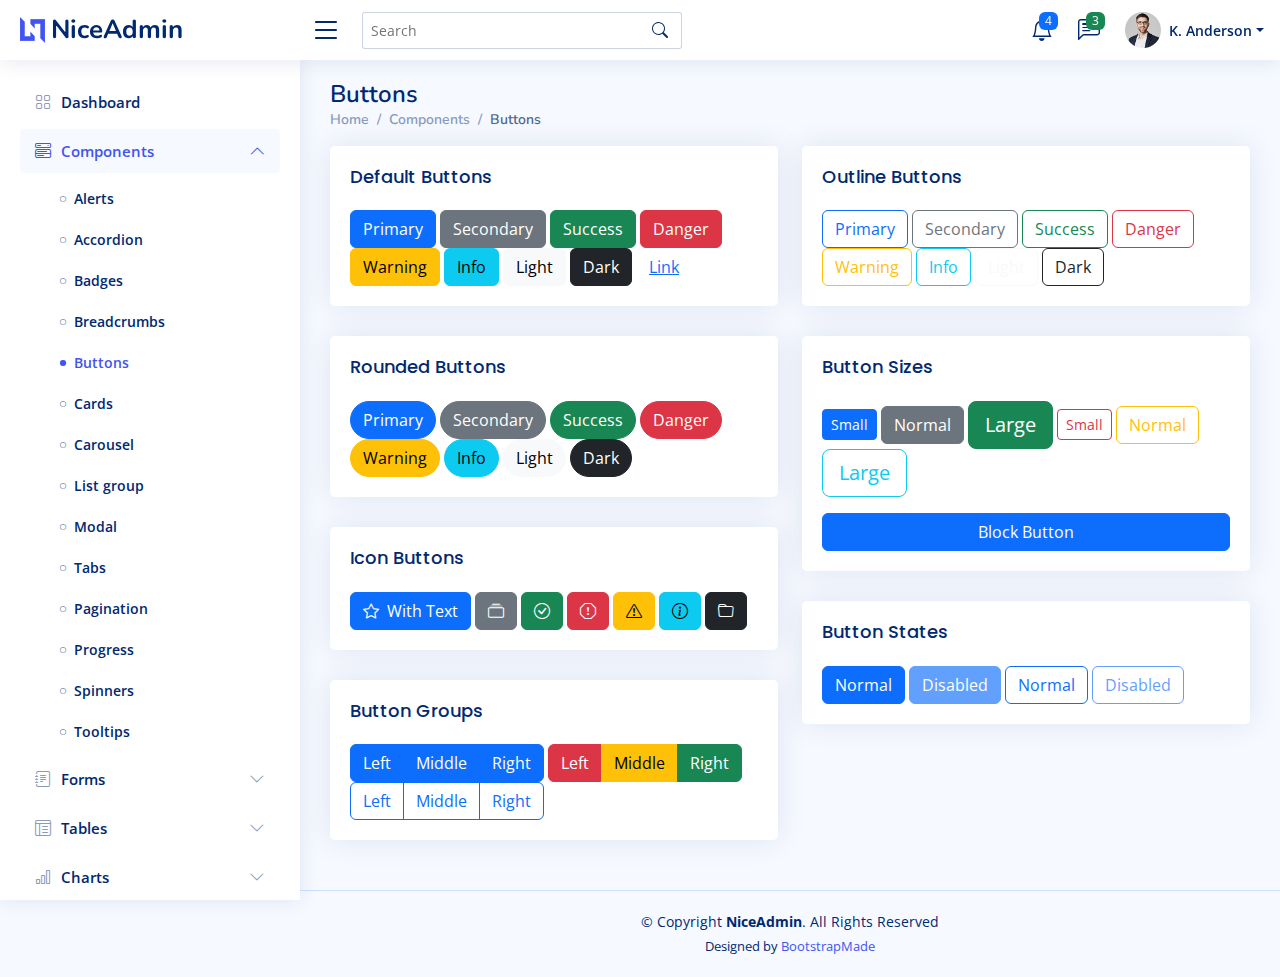
<file: components-buttons.html>
<!DOCTYPE html>
<html lang="en">

<head>
  <meta charset="utf-8">
  <meta content="width=device-width, initial-scale=1.0" name="viewport">

  <title>Components / Buttons - NiceAdmin Bootstrap Template</title>
  <meta content="" name="description">
  <meta content="" name="keywords">

  <!-- Favicons -->
  <link href="assets/img/favicon.png" rel="icon">
  <link href="assets/img/apple-touch-icon.png" rel="apple-touch-icon">

  <!-- Google Fonts -->
  <link href="https://fonts.gstatic.com" rel="preconnect">
  <link href="https://fonts.googleapis.com/css?family=Open+Sans:300,300i,400,400i,600,600i,700,700i|Nunito:300,300i,400,400i,600,600i,700,700i|Poppins:300,300i,400,400i,500,500i,600,600i,700,700i" rel="stylesheet">

  <!-- Vendor CSS Files -->
  <link href="assets/vendor/bootstrap/css/bootstrap.min.css" rel="stylesheet">
  <link href="assets/vendor/bootstrap-icons/bootstrap-icons.css" rel="stylesheet">
  <link href="assets/vendor/boxicons/css/boxicons.min.css" rel="stylesheet">
  <link href="assets/vendor/quill/quill.snow.css" rel="stylesheet">
  <link href="assets/vendor/quill/quill.bubble.css" rel="stylesheet">
  <link href="assets/vendor/remixicon/remixicon.css" rel="stylesheet">
  <link href="assets/vendor/simple-datatables/style.css" rel="stylesheet">

  <!-- Template Main CSS File -->
  <link href="assets/css/style.css" rel="stylesheet">

  <!-- =======================================================
  * Template Name: NiceAdmin
  * Updated: Aug 30 2023 with Bootstrap v5.3.1
  * Template URL: https://bootstrapmade.com/nice-admin-bootstrap-admin-html-template/
  * Author: BootstrapMade.com
  * License: https://bootstrapmade.com/license/
  ======================================================== -->
</head>

<body>

  <!-- ======= Header ======= -->
  <header id="header" class="header fixed-top d-flex align-items-center">

    <div class="d-flex align-items-center justify-content-between">
      <a href="index.html" class="logo d-flex align-items-center">
        <img src="assets/img/logo.png" alt="">
        <span class="d-none d-lg-block">NiceAdmin</span>
      </a>
      <i class="bi bi-list toggle-sidebar-btn"></i>
    </div><!-- End Logo -->

    <div class="search-bar">
      <form class="search-form d-flex align-items-center" method="POST" action="#">
        <input type="text" name="query" placeholder="Search" title="Enter search keyword">
        <button type="submit" title="Search"><i class="bi bi-search"></i></button>
      </form>
    </div><!-- End Search Bar -->

    <nav class="header-nav ms-auto">
      <ul class="d-flex align-items-center">

        <li class="nav-item d-block d-lg-none">
          <a class="nav-link nav-icon search-bar-toggle " href="#">
            <i class="bi bi-search"></i>
          </a>
        </li><!-- End Search Icon-->

        <li class="nav-item dropdown">

          <a class="nav-link nav-icon" href="#" data-bs-toggle="dropdown">
            <i class="bi bi-bell"></i>
            <span class="badge bg-primary badge-number">4</span>
          </a><!-- End Notification Icon -->

          <ul class="dropdown-menu dropdown-menu-end dropdown-menu-arrow notifications">
            <li class="dropdown-header">
              You have 4 new notifications
              <a href="#"><span class="badge rounded-pill bg-primary p-2 ms-2">View all</span></a>
            </li>
            <li>
              <hr class="dropdown-divider">
            </li>

            <li class="notification-item">
              <i class="bi bi-exclamation-circle text-warning"></i>
              <div>
                <h4>Lorem Ipsum</h4>
                <p>Quae dolorem earum veritatis oditseno</p>
                <p>30 min. ago</p>
              </div>
            </li>

            <li>
              <hr class="dropdown-divider">
            </li>

            <li class="notification-item">
              <i class="bi bi-x-circle text-danger"></i>
              <div>
                <h4>Atque rerum nesciunt</h4>
                <p>Quae dolorem earum veritatis oditseno</p>
                <p>1 hr. ago</p>
              </div>
            </li>

            <li>
              <hr class="dropdown-divider">
            </li>

            <li class="notification-item">
              <i class="bi bi-check-circle text-success"></i>
              <div>
                <h4>Sit rerum fuga</h4>
                <p>Quae dolorem earum veritatis oditseno</p>
                <p>2 hrs. ago</p>
              </div>
            </li>

            <li>
              <hr class="dropdown-divider">
            </li>

            <li class="notification-item">
              <i class="bi bi-info-circle text-primary"></i>
              <div>
                <h4>Dicta reprehenderit</h4>
                <p>Quae dolorem earum veritatis oditseno</p>
                <p>4 hrs. ago</p>
              </div>
            </li>

            <li>
              <hr class="dropdown-divider">
            </li>
            <li class="dropdown-footer">
              <a href="#">Show all notifications</a>
            </li>

          </ul><!-- End Notification Dropdown Items -->

        </li><!-- End Notification Nav -->

        <li class="nav-item dropdown">

          <a class="nav-link nav-icon" href="#" data-bs-toggle="dropdown">
            <i class="bi bi-chat-left-text"></i>
            <span class="badge bg-success badge-number">3</span>
          </a><!-- End Messages Icon -->

          <ul class="dropdown-menu dropdown-menu-end dropdown-menu-arrow messages">
            <li class="dropdown-header">
              You have 3 new messages
              <a href="#"><span class="badge rounded-pill bg-primary p-2 ms-2">View all</span></a>
            </li>
            <li>
              <hr class="dropdown-divider">
            </li>

            <li class="message-item">
              <a href="#">
                <img src="assets/img/messages-1.jpg" alt="" class="rounded-circle">
                <div>
                  <h4>Maria Hudson</h4>
                  <p>Velit asperiores et ducimus soluta repudiandae labore officia est ut...</p>
                  <p>4 hrs. ago</p>
                </div>
              </a>
            </li>
            <li>
              <hr class="dropdown-divider">
            </li>

            <li class="message-item">
              <a href="#">
                <img src="assets/img/messages-2.jpg" alt="" class="rounded-circle">
                <div>
                  <h4>Anna Nelson</h4>
                  <p>Velit asperiores et ducimus soluta repudiandae labore officia est ut...</p>
                  <p>6 hrs. ago</p>
                </div>
              </a>
            </li>
            <li>
              <hr class="dropdown-divider">
            </li>

            <li class="message-item">
              <a href="#">
                <img src="assets/img/messages-3.jpg" alt="" class="rounded-circle">
                <div>
                  <h4>David Muldon</h4>
                  <p>Velit asperiores et ducimus soluta repudiandae labore officia est ut...</p>
                  <p>8 hrs. ago</p>
                </div>
              </a>
            </li>
            <li>
              <hr class="dropdown-divider">
            </li>

            <li class="dropdown-footer">
              <a href="#">Show all messages</a>
            </li>

          </ul><!-- End Messages Dropdown Items -->

        </li><!-- End Messages Nav -->

        <li class="nav-item dropdown pe-3">

          <a class="nav-link nav-profile d-flex align-items-center pe-0" href="#" data-bs-toggle="dropdown">
            <img src="assets/img/profile-img.jpg" alt="Profile" class="rounded-circle">
            <span class="d-none d-md-block dropdown-toggle ps-2">K. Anderson</span>
          </a><!-- End Profile Iamge Icon -->

          <ul class="dropdown-menu dropdown-menu-end dropdown-menu-arrow profile">
            <li class="dropdown-header">
              <h6>Kevin Anderson</h6>
              <span>Web Designer</span>
            </li>
            <li>
              <hr class="dropdown-divider">
            </li>

            <li>
              <a class="dropdown-item d-flex align-items-center" href="users-profile.html">
                <i class="bi bi-person"></i>
                <span>My Profile</span>
              </a>
            </li>
            <li>
              <hr class="dropdown-divider">
            </li>

            <li>
              <a class="dropdown-item d-flex align-items-center" href="users-profile.html">
                <i class="bi bi-gear"></i>
                <span>Account Settings</span>
              </a>
            </li>
            <li>
              <hr class="dropdown-divider">
            </li>

            <li>
              <a class="dropdown-item d-flex align-items-center" href="pages-faq.html">
                <i class="bi bi-question-circle"></i>
                <span>Need Help?</span>
              </a>
            </li>
            <li>
              <hr class="dropdown-divider">
            </li>

            <li>
              <a class="dropdown-item d-flex align-items-center" href="#">
                <i class="bi bi-box-arrow-right"></i>
                <span>Sign Out</span>
              </a>
            </li>

          </ul><!-- End Profile Dropdown Items -->
        </li><!-- End Profile Nav -->

      </ul>
    </nav><!-- End Icons Navigation -->

  </header><!-- End Header -->

  <!-- ======= Sidebar ======= -->
  <aside id="sidebar" class="sidebar">

    <ul class="sidebar-nav" id="sidebar-nav">

      <li class="nav-item">
        <a class="nav-link collapsed" href="index.html">
          <i class="bi bi-grid"></i>
          <span>Dashboard</span>
        </a>
      </li><!-- End Dashboard Nav -->

      <li class="nav-item">
        <a class="nav-link " data-bs-target="#components-nav" data-bs-toggle="collapse" href="#">
          <i class="bi bi-menu-button-wide"></i><span>Components</span><i class="bi bi-chevron-down ms-auto"></i>
        </a>
        <ul id="components-nav" class="nav-content collapse show" data-bs-parent="#sidebar-nav">
          <li>
            <a href="components-alerts.html">
              <i class="bi bi-circle"></i><span>Alerts</span>
            </a>
          </li>
          <li>
            <a href="components-accordion.html">
              <i class="bi bi-circle"></i><span>Accordion</span>
            </a>
          </li>
          <li>
            <a href="components-badges.html">
              <i class="bi bi-circle"></i><span>Badges</span>
            </a>
          </li>
          <li>
            <a href="components-breadcrumbs.html">
              <i class="bi bi-circle"></i><span>Breadcrumbs</span>
            </a>
          </li>
          <li>
            <a href="components-buttons.html" class="active">
              <i class="bi bi-circle"></i><span>Buttons</span>
            </a>
          </li>
          <li>
            <a href="components-cards.html">
              <i class="bi bi-circle"></i><span>Cards</span>
            </a>
          </li>
          <li>
            <a href="components-carousel.html">
              <i class="bi bi-circle"></i><span>Carousel</span>
            </a>
          </li>
          <li>
            <a href="components-list-group.html">
              <i class="bi bi-circle"></i><span>List group</span>
            </a>
          </li>
          <li>
            <a href="components-modal.html">
              <i class="bi bi-circle"></i><span>Modal</span>
            </a>
          </li>
          <li>
            <a href="components-tabs.html">
              <i class="bi bi-circle"></i><span>Tabs</span>
            </a>
          </li>
          <li>
            <a href="components-pagination.html">
              <i class="bi bi-circle"></i><span>Pagination</span>
            </a>
          </li>
          <li>
            <a href="components-progress.html">
              <i class="bi bi-circle"></i><span>Progress</span>
            </a>
          </li>
          <li>
            <a href="components-spinners.html">
              <i class="bi bi-circle"></i><span>Spinners</span>
            </a>
          </li>
          <li>
            <a href="components-tooltips.html">
              <i class="bi bi-circle"></i><span>Tooltips</span>
            </a>
          </li>
        </ul>
      </li><!-- End Components Nav -->

      <li class="nav-item">
        <a class="nav-link collapsed" data-bs-target="#forms-nav" data-bs-toggle="collapse" href="#">
          <i class="bi bi-journal-text"></i><span>Forms</span><i class="bi bi-chevron-down ms-auto"></i>
        </a>
        <ul id="forms-nav" class="nav-content collapse " data-bs-parent="#sidebar-nav">
          <li>
            <a href="forms-elements.html">
              <i class="bi bi-circle"></i><span>Form Elements</span>
            </a>
          </li>
          <li>
            <a href="forms-layouts.html">
              <i class="bi bi-circle"></i><span>Form Layouts</span>
            </a>
          </li>
          <li>
            <a href="forms-editors.html">
              <i class="bi bi-circle"></i><span>Form Editors</span>
            </a>
          </li>
          <li>
            <a href="forms-validation.html">
              <i class="bi bi-circle"></i><span>Form Validation</span>
            </a>
          </li>
        </ul>
      </li><!-- End Forms Nav -->

      <li class="nav-item">
        <a class="nav-link collapsed" data-bs-target="#tables-nav" data-bs-toggle="collapse" href="#">
          <i class="bi bi-layout-text-window-reverse"></i><span>Tables</span><i class="bi bi-chevron-down ms-auto"></i>
        </a>
        <ul id="tables-nav" class="nav-content collapse " data-bs-parent="#sidebar-nav">
          <li>
            <a href="tables-general.html">
              <i class="bi bi-circle"></i><span>General Tables</span>
            </a>
          </li>
          <li>
            <a href="tables-data.html">
              <i class="bi bi-circle"></i><span>Data Tables</span>
            </a>
          </li>
        </ul>
      </li><!-- End Tables Nav -->

      <li class="nav-item">
        <a class="nav-link collapsed" data-bs-target="#charts-nav" data-bs-toggle="collapse" href="#">
          <i class="bi bi-bar-chart"></i><span>Charts</span><i class="bi bi-chevron-down ms-auto"></i>
        </a>
        <ul id="charts-nav" class="nav-content collapse " data-bs-parent="#sidebar-nav">
          <li>
            <a href="charts-chartjs.html">
              <i class="bi bi-circle"></i><span>Chart.js</span>
            </a>
          </li>
          <li>
            <a href="charts-apexcharts.html">
              <i class="bi bi-circle"></i><span>ApexCharts</span>
            </a>
          </li>
          <li>
            <a href="charts-echarts.html">
              <i class="bi bi-circle"></i><span>ECharts</span>
            </a>
          </li>
        </ul>
      </li><!-- End Charts Nav -->

      <li class="nav-item">
        <a class="nav-link collapsed" data-bs-target="#icons-nav" data-bs-toggle="collapse" href="#">
          <i class="bi bi-gem"></i><span>Icons</span><i class="bi bi-chevron-down ms-auto"></i>
        </a>
        <ul id="icons-nav" class="nav-content collapse " data-bs-parent="#sidebar-nav">
          <li>
            <a href="icons-bootstrap.html">
              <i class="bi bi-circle"></i><span>Bootstrap Icons</span>
            </a>
          </li>
          <li>
            <a href="icons-remix.html">
              <i class="bi bi-circle"></i><span>Remix Icons</span>
            </a>
          </li>
          <li>
            <a href="icons-boxicons.html">
              <i class="bi bi-circle"></i><span>Boxicons</span>
            </a>
          </li>
        </ul>
      </li><!-- End Icons Nav -->

      <li class="nav-heading">Pages</li>

      <li class="nav-item">
        <a class="nav-link collapsed" href="users-profile.html">
          <i class="bi bi-person"></i>
          <span>Profile</span>
        </a>
      </li><!-- End Profile Page Nav -->

      <li class="nav-item">
        <a class="nav-link collapsed" href="pages-faq.html">
          <i class="bi bi-question-circle"></i>
          <span>F.A.Q</span>
        </a>
      </li><!-- End F.A.Q Page Nav -->

      <li class="nav-item">
        <a class="nav-link collapsed" href="pages-contact.html">
          <i class="bi bi-envelope"></i>
          <span>Contact</span>
        </a>
      </li><!-- End Contact Page Nav -->

      <li class="nav-item">
        <a class="nav-link collapsed" href="pages-register.html">
          <i class="bi bi-card-list"></i>
          <span>Register</span>
        </a>
      </li><!-- End Register Page Nav -->

      <li class="nav-item">
        <a class="nav-link collapsed" href="pages-login.html">
          <i class="bi bi-box-arrow-in-right"></i>
          <span>Login</span>
        </a>
      </li><!-- End Login Page Nav -->

      <li class="nav-item">
        <a class="nav-link collapsed" href="pages-error-404.html">
          <i class="bi bi-dash-circle"></i>
          <span>Error 404</span>
        </a>
      </li><!-- End Error 404 Page Nav -->

      <li class="nav-item">
        <a class="nav-link collapsed" href="pages-blank.html">
          <i class="bi bi-file-earmark"></i>
          <span>Blank</span>
        </a>
      </li><!-- End Blank Page Nav -->

    </ul>

  </aside><!-- End Sidebar-->

  <main id="main" class="main">

    <div class="pagetitle">
      <h1>Buttons</h1>
      <nav>
        <ol class="breadcrumb">
          <li class="breadcrumb-item"><a href="index.html">Home</a></li>
          <li class="breadcrumb-item">Components</li>
          <li class="breadcrumb-item active">Buttons</li>
        </ol>
      </nav>
    </div><!-- End Page Title -->

    <section class="section">
      <div class="row">
        <div class="col-lg-6">

          <div class="card">
            <div class="card-body">
              <h5 class="card-title">Default Buttons</h5>

              <button type="button" class="btn btn-primary">Primary</button>
              <button type="button" class="btn btn-secondary">Secondary</button>
              <button type="button" class="btn btn-success">Success</button>
              <button type="button" class="btn btn-danger">Danger</button>
              <button type="button" class="btn btn-warning">Warning</button>
              <button type="button" class="btn btn-info">Info</button>
              <button type="button" class="btn btn-light">Light</button>
              <button type="button" class="btn btn-dark">Dark</button>
              <button type="button" class="btn btn-link">Link</button>
            </div>
          </div>

          <div class="card">
            <div class="card-body">
              <h5 class="card-title">Rounded Buttons</h5>

              <button type="button" class="btn btn-primary rounded-pill">Primary</button>
              <button type="button" class="btn btn-secondary rounded-pill">Secondary</button>
              <button type="button" class="btn btn-success rounded-pill">Success</button>
              <button type="button" class="btn btn-danger rounded-pill">Danger</button>
              <button type="button" class="btn btn-warning rounded-pill">Warning</button>
              <button type="button" class="btn btn-info rounded-pill">Info</button>
              <button type="button" class="btn btn-light rounded-pill">Light</button>
              <button type="button" class="btn btn-dark rounded-pill">Dark</button>
            </div>
          </div>

          <div class="card">
            <div class="card-body">
              <h5 class="card-title">Icon Buttons</h5>

              <button type="button" class="btn btn-primary"><i class="bi bi-star me-1"></i> With Text</button>
              <button type="button" class="btn btn-secondary"><i class="bi bi-collection"></i></button>
              <button type="button" class="btn btn-success"><i class="bi bi-check-circle"></i></button>
              <button type="button" class="btn btn-danger"><i class="bi bi-exclamation-octagon"></i></button>
              <button type="button" class="btn btn-warning"><i class="bi bi-exclamation-triangle"></i></button>
              <button type="button" class="btn btn-info"><i class="bi bi-info-circle"></i></button>
              <button type="button" class="btn btn-dark"><i class="bi bi-folder"></i></button>
            </div>
          </div>

          <div class="card">
            <div class="card-body">
              <h5 class="card-title">Button Groups</h5>

              <div class="btn-group" role="group" aria-label="Basic example">
                <button type="button" class="btn btn-primary">Left</button>
                <button type="button" class="btn btn-primary">Middle</button>
                <button type="button" class="btn btn-primary">Right</button>
              </div>

              <div class="btn-group" role="group" aria-label="Basic mixed styles example">
                <button type="button" class="btn btn-danger">Left</button>
                <button type="button" class="btn btn-warning">Middle</button>
                <button type="button" class="btn btn-success">Right</button>
              </div>

              <div class="btn-group" role="group" aria-label="Basic outlined example">
                <button type="button" class="btn btn-outline-primary">Left</button>
                <button type="button" class="btn btn-outline-primary">Middle</button>
                <button type="button" class="btn btn-outline-primary">Right</button>
              </div>

            </div>
          </div>

        </div>

        <div class="col-lg-6">

          <div class="card">
            <div class="card-body">
              <h5 class="card-title">Outline Buttons</h5>

              <button type="button" class="btn btn-outline-primary">Primary</button>
              <button type="button" class="btn btn-outline-secondary">Secondary</button>
              <button type="button" class="btn btn-outline-success">Success</button>
              <button type="button" class="btn btn-outline-danger">Danger</button>
              <button type="button" class="btn btn-outline-warning">Warning</button>
              <button type="button" class="btn btn-outline-info">Info</button>
              <button type="button" class="btn btn-outline-light">Light</button>
              <button type="button" class="btn btn-outline-dark">Dark</button>
            </div>
          </div>

          <div class="card">
            <div class="card-body">
              <h5 class="card-title">Button Sizes</h5>

              <button type="button" class="btn btn-primary btn-sm">Small</button>
              <button type="button" class="btn btn-secondary">Normal</button>
              <button type="button" class="btn btn-success btn-lg">Large</button>

              <button type="button" class="btn btn-outline-danger btn-sm">Small</button>
              <button type="button" class="btn btn-outline-warning">Normal</button>
              <button type="button" class="btn btn-outline-info btn-lg">Large</button>

              <div class="d-grid gap-2 mt-3">
                <button class="btn btn-primary" type="button">Block Button</button>
              </div>

            </div>
          </div>

          <div class="card">
            <div class="card-body">
              <h5 class="card-title">Button States</h5>

              <button type="button" class="btn btn-primary">Normal</button>
              <button type="button" class="btn btn-primary" disabled>Disabled</button>
              <button type="button" class="btn btn-outline-primary">Normal</button>
              <button type="button" class="btn btn-outline-primary" disabled>Disabled</button>
            </div>
          </div>

        </div>
      </div>
    </section>

  </main><!-- End #main -->

  <!-- ======= Footer ======= -->
  <footer id="footer" class="footer">
    <div class="copyright">
      &copy; Copyright <strong><span>NiceAdmin</span></strong>. All Rights Reserved
    </div>
    <div class="credits">
      <!-- All the links in the footer should remain intact. -->
      <!-- You can delete the links only if you purchased the pro version. -->
      <!-- Licensing information: https://bootstrapmade.com/license/ -->
      <!-- Purchase the pro version with working PHP/AJAX contact form: https://bootstrapmade.com/nice-admin-bootstrap-admin-html-template/ -->
      Designed by <a href="https://bootstrapmade.com/">BootstrapMade</a>
    </div>
  </footer><!-- End Footer -->

  <a href="#" class="back-to-top d-flex align-items-center justify-content-center"><i class="bi bi-arrow-up-short"></i></a>

  <!-- Vendor JS Files -->
  <script src="assets/vendor/apexcharts/apexcharts.min.js"></script>
  <script src="assets/vendor/bootstrap/js/bootstrap.bundle.min.js"></script>
  <script src="assets/vendor/chart.js/chart.umd.js"></script>
  <script src="assets/vendor/echarts/echarts.min.js"></script>
  <script src="assets/vendor/quill/quill.min.js"></script>
  <script src="assets/vendor/simple-datatables/simple-datatables.js"></script>
  <script src="assets/vendor/tinymce/tinymce.min.js"></script>
  <script src="assets/vendor/php-email-form/validate.js"></script>

  <!-- Template Main JS File -->
  <script src="assets/js/main.js"></script>

</body>

</html>
</file>
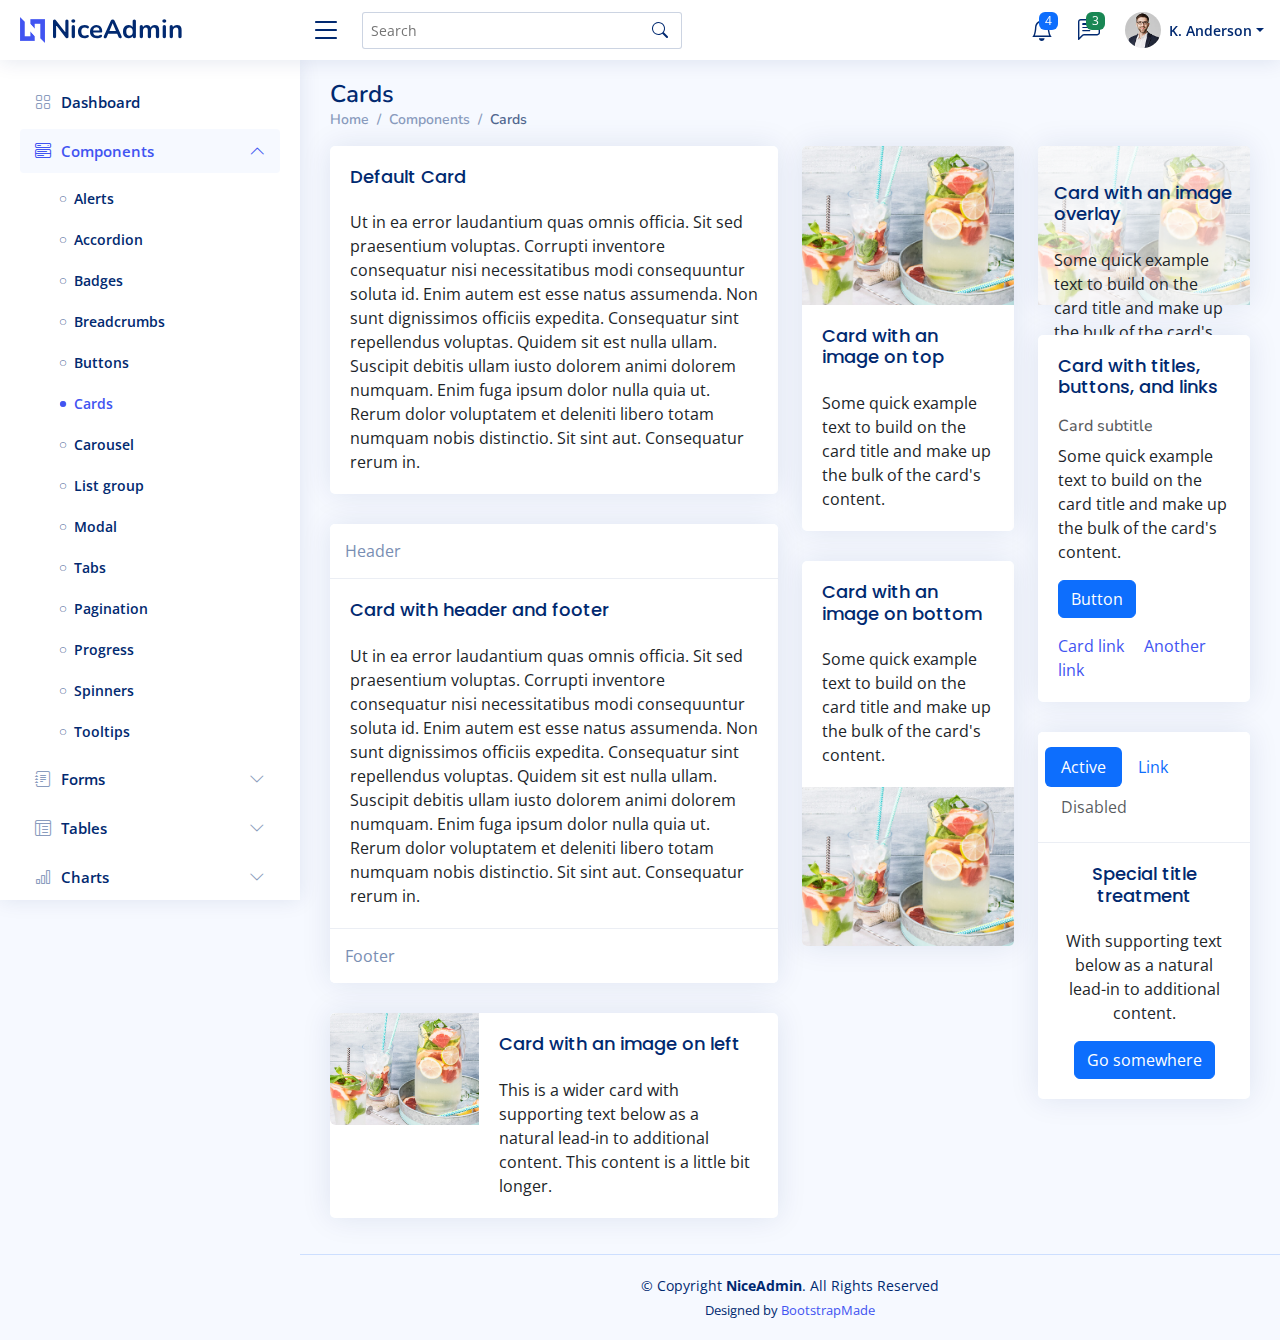
<file: components-cards.html>
<!DOCTYPE html>
<html lang="en">

<head>
  <meta charset="utf-8">
  <meta content="width=device-width, initial-scale=1.0" name="viewport">

  <title>Components / Cards - NiceAdmin Bootstrap Template</title>
  <meta content="" name="description">
  <meta content="" name="keywords">

  <!-- Favicons -->
  <link href="assets/img/favicon.png" rel="icon">
  <link href="assets/img/apple-touch-icon.png" rel="apple-touch-icon">

  <!-- Google Fonts -->
  <link href="https://fonts.gstatic.com" rel="preconnect">
  <link href="https://fonts.googleapis.com/css?family=Open+Sans:300,300i,400,400i,600,600i,700,700i|Nunito:300,300i,400,400i,600,600i,700,700i|Poppins:300,300i,400,400i,500,500i,600,600i,700,700i" rel="stylesheet">

  <!-- Vendor CSS Files -->
  <link href="assets/vendor/bootstrap/css/bootstrap.min.css" rel="stylesheet">
  <link href="assets/vendor/bootstrap-icons/bootstrap-icons.css" rel="stylesheet">
  <link href="assets/vendor/boxicons/css/boxicons.min.css" rel="stylesheet">
  <link href="assets/vendor/quill/quill.snow.css" rel="stylesheet">
  <link href="assets/vendor/quill/quill.bubble.css" rel="stylesheet">
  <link href="assets/vendor/remixicon/remixicon.css" rel="stylesheet">
  <link href="assets/vendor/simple-datatables/style.css" rel="stylesheet">

  <!-- Template Main CSS File -->
  <link href="assets/css/style.css" rel="stylesheet">

  <!-- =======================================================
  * Template Name: NiceAdmin
  * Updated: Aug 30 2023 with Bootstrap v5.3.1
  * Template URL: https://bootstrapmade.com/nice-admin-bootstrap-admin-html-template/
  * Author: BootstrapMade.com
  * License: https://bootstrapmade.com/license/
  ======================================================== -->
</head>

<body>

  <!-- ======= Header ======= -->
  <header id="header" class="header fixed-top d-flex align-items-center">

    <div class="d-flex align-items-center justify-content-between">
      <a href="index.html" class="logo d-flex align-items-center">
        <img src="assets/img/logo.png" alt="">
        <span class="d-none d-lg-block">NiceAdmin</span>
      </a>
      <i class="bi bi-list toggle-sidebar-btn"></i>
    </div><!-- End Logo -->

    <div class="search-bar">
      <form class="search-form d-flex align-items-center" method="POST" action="#">
        <input type="text" name="query" placeholder="Search" title="Enter search keyword">
        <button type="submit" title="Search"><i class="bi bi-search"></i></button>
      </form>
    </div><!-- End Search Bar -->

    <nav class="header-nav ms-auto">
      <ul class="d-flex align-items-center">

        <li class="nav-item d-block d-lg-none">
          <a class="nav-link nav-icon search-bar-toggle " href="#">
            <i class="bi bi-search"></i>
          </a>
        </li><!-- End Search Icon-->

        <li class="nav-item dropdown">

          <a class="nav-link nav-icon" href="#" data-bs-toggle="dropdown">
            <i class="bi bi-bell"></i>
            <span class="badge bg-primary badge-number">4</span>
          </a><!-- End Notification Icon -->

          <ul class="dropdown-menu dropdown-menu-end dropdown-menu-arrow notifications">
            <li class="dropdown-header">
              You have 4 new notifications
              <a href="#"><span class="badge rounded-pill bg-primary p-2 ms-2">View all</span></a>
            </li>
            <li>
              <hr class="dropdown-divider">
            </li>

            <li class="notification-item">
              <i class="bi bi-exclamation-circle text-warning"></i>
              <div>
                <h4>Lorem Ipsum</h4>
                <p>Quae dolorem earum veritatis oditseno</p>
                <p>30 min. ago</p>
              </div>
            </li>

            <li>
              <hr class="dropdown-divider">
            </li>

            <li class="notification-item">
              <i class="bi bi-x-circle text-danger"></i>
              <div>
                <h4>Atque rerum nesciunt</h4>
                <p>Quae dolorem earum veritatis oditseno</p>
                <p>1 hr. ago</p>
              </div>
            </li>

            <li>
              <hr class="dropdown-divider">
            </li>

            <li class="notification-item">
              <i class="bi bi-check-circle text-success"></i>
              <div>
                <h4>Sit rerum fuga</h4>
                <p>Quae dolorem earum veritatis oditseno</p>
                <p>2 hrs. ago</p>
              </div>
            </li>

            <li>
              <hr class="dropdown-divider">
            </li>

            <li class="notification-item">
              <i class="bi bi-info-circle text-primary"></i>
              <div>
                <h4>Dicta reprehenderit</h4>
                <p>Quae dolorem earum veritatis oditseno</p>
                <p>4 hrs. ago</p>
              </div>
            </li>

            <li>
              <hr class="dropdown-divider">
            </li>
            <li class="dropdown-footer">
              <a href="#">Show all notifications</a>
            </li>

          </ul><!-- End Notification Dropdown Items -->

        </li><!-- End Notification Nav -->

        <li class="nav-item dropdown">

          <a class="nav-link nav-icon" href="#" data-bs-toggle="dropdown">
            <i class="bi bi-chat-left-text"></i>
            <span class="badge bg-success badge-number">3</span>
          </a><!-- End Messages Icon -->

          <ul class="dropdown-menu dropdown-menu-end dropdown-menu-arrow messages">
            <li class="dropdown-header">
              You have 3 new messages
              <a href="#"><span class="badge rounded-pill bg-primary p-2 ms-2">View all</span></a>
            </li>
            <li>
              <hr class="dropdown-divider">
            </li>

            <li class="message-item">
              <a href="#">
                <img src="assets/img/messages-1.jpg" alt="" class="rounded-circle">
                <div>
                  <h4>Maria Hudson</h4>
                  <p>Velit asperiores et ducimus soluta repudiandae labore officia est ut...</p>
                  <p>4 hrs. ago</p>
                </div>
              </a>
            </li>
            <li>
              <hr class="dropdown-divider">
            </li>

            <li class="message-item">
              <a href="#">
                <img src="assets/img/messages-2.jpg" alt="" class="rounded-circle">
                <div>
                  <h4>Anna Nelson</h4>
                  <p>Velit asperiores et ducimus soluta repudiandae labore officia est ut...</p>
                  <p>6 hrs. ago</p>
                </div>
              </a>
            </li>
            <li>
              <hr class="dropdown-divider">
            </li>

            <li class="message-item">
              <a href="#">
                <img src="assets/img/messages-3.jpg" alt="" class="rounded-circle">
                <div>
                  <h4>David Muldon</h4>
                  <p>Velit asperiores et ducimus soluta repudiandae labore officia est ut...</p>
                  <p>8 hrs. ago</p>
                </div>
              </a>
            </li>
            <li>
              <hr class="dropdown-divider">
            </li>

            <li class="dropdown-footer">
              <a href="#">Show all messages</a>
            </li>

          </ul><!-- End Messages Dropdown Items -->

        </li><!-- End Messages Nav -->

        <li class="nav-item dropdown pe-3">

          <a class="nav-link nav-profile d-flex align-items-center pe-0" href="#" data-bs-toggle="dropdown">
            <img src="assets/img/profile-img.jpg" alt="Profile" class="rounded-circle">
            <span class="d-none d-md-block dropdown-toggle ps-2">K. Anderson</span>
          </a><!-- End Profile Iamge Icon -->

          <ul class="dropdown-menu dropdown-menu-end dropdown-menu-arrow profile">
            <li class="dropdown-header">
              <h6>Kevin Anderson</h6>
              <span>Web Designer</span>
            </li>
            <li>
              <hr class="dropdown-divider">
            </li>

            <li>
              <a class="dropdown-item d-flex align-items-center" href="users-profile.html">
                <i class="bi bi-person"></i>
                <span>My Profile</span>
              </a>
            </li>
            <li>
              <hr class="dropdown-divider">
            </li>

            <li>
              <a class="dropdown-item d-flex align-items-center" href="users-profile.html">
                <i class="bi bi-gear"></i>
                <span>Account Settings</span>
              </a>
            </li>
            <li>
              <hr class="dropdown-divider">
            </li>

            <li>
              <a class="dropdown-item d-flex align-items-center" href="pages-faq.html">
                <i class="bi bi-question-circle"></i>
                <span>Need Help?</span>
              </a>
            </li>
            <li>
              <hr class="dropdown-divider">
            </li>

            <li>
              <a class="dropdown-item d-flex align-items-center" href="#">
                <i class="bi bi-box-arrow-right"></i>
                <span>Sign Out</span>
              </a>
            </li>

          </ul><!-- End Profile Dropdown Items -->
        </li><!-- End Profile Nav -->

      </ul>
    </nav><!-- End Icons Navigation -->

  </header><!-- End Header -->

  <!-- ======= Sidebar ======= -->
  <aside id="sidebar" class="sidebar">

    <ul class="sidebar-nav" id="sidebar-nav">

      <li class="nav-item">
        <a class="nav-link collapsed" href="index.html">
          <i class="bi bi-grid"></i>
          <span>Dashboard</span>
        </a>
      </li><!-- End Dashboard Nav -->

      <li class="nav-item">
        <a class="nav-link " data-bs-target="#components-nav" data-bs-toggle="collapse" href="#">
          <i class="bi bi-menu-button-wide"></i><span>Components</span><i class="bi bi-chevron-down ms-auto"></i>
        </a>
        <ul id="components-nav" class="nav-content collapse show" data-bs-parent="#sidebar-nav">
          <li>
            <a href="components-alerts.html">
              <i class="bi bi-circle"></i><span>Alerts</span>
            </a>
          </li>
          <li>
            <a href="components-accordion.html">
              <i class="bi bi-circle"></i><span>Accordion</span>
            </a>
          </li>
          <li>
            <a href="components-badges.html">
              <i class="bi bi-circle"></i><span>Badges</span>
            </a>
          </li>
          <li>
            <a href="components-breadcrumbs.html">
              <i class="bi bi-circle"></i><span>Breadcrumbs</span>
            </a>
          </li>
          <li>
            <a href="components-buttons.html">
              <i class="bi bi-circle"></i><span>Buttons</span>
            </a>
          </li>
          <li>
            <a href="components-cards.html" class="active">
              <i class="bi bi-circle"></i><span>Cards</span>
            </a>
          </li>
          <li>
            <a href="components-carousel.html">
              <i class="bi bi-circle"></i><span>Carousel</span>
            </a>
          </li>
          <li>
            <a href="components-list-group.html">
              <i class="bi bi-circle"></i><span>List group</span>
            </a>
          </li>
          <li>
            <a href="components-modal.html">
              <i class="bi bi-circle"></i><span>Modal</span>
            </a>
          </li>
          <li>
            <a href="components-tabs.html">
              <i class="bi bi-circle"></i><span>Tabs</span>
            </a>
          </li>
          <li>
            <a href="components-pagination.html">
              <i class="bi bi-circle"></i><span>Pagination</span>
            </a>
          </li>
          <li>
            <a href="components-progress.html">
              <i class="bi bi-circle"></i><span>Progress</span>
            </a>
          </li>
          <li>
            <a href="components-spinners.html">
              <i class="bi bi-circle"></i><span>Spinners</span>
            </a>
          </li>
          <li>
            <a href="components-tooltips.html">
              <i class="bi bi-circle"></i><span>Tooltips</span>
            </a>
          </li>
        </ul>
      </li><!-- End Components Nav -->

      <li class="nav-item">
        <a class="nav-link collapsed" data-bs-target="#forms-nav" data-bs-toggle="collapse" href="#">
          <i class="bi bi-journal-text"></i><span>Forms</span><i class="bi bi-chevron-down ms-auto"></i>
        </a>
        <ul id="forms-nav" class="nav-content collapse " data-bs-parent="#sidebar-nav">
          <li>
            <a href="forms-elements.html">
              <i class="bi bi-circle"></i><span>Form Elements</span>
            </a>
          </li>
          <li>
            <a href="forms-layouts.html">
              <i class="bi bi-circle"></i><span>Form Layouts</span>
            </a>
          </li>
          <li>
            <a href="forms-editors.html">
              <i class="bi bi-circle"></i><span>Form Editors</span>
            </a>
          </li>
          <li>
            <a href="forms-validation.html">
              <i class="bi bi-circle"></i><span>Form Validation</span>
            </a>
          </li>
        </ul>
      </li><!-- End Forms Nav -->

      <li class="nav-item">
        <a class="nav-link collapsed" data-bs-target="#tables-nav" data-bs-toggle="collapse" href="#">
          <i class="bi bi-layout-text-window-reverse"></i><span>Tables</span><i class="bi bi-chevron-down ms-auto"></i>
        </a>
        <ul id="tables-nav" class="nav-content collapse " data-bs-parent="#sidebar-nav">
          <li>
            <a href="tables-general.html">
              <i class="bi bi-circle"></i><span>General Tables</span>
            </a>
          </li>
          <li>
            <a href="tables-data.html">
              <i class="bi bi-circle"></i><span>Data Tables</span>
            </a>
          </li>
        </ul>
      </li><!-- End Tables Nav -->

      <li class="nav-item">
        <a class="nav-link collapsed" data-bs-target="#charts-nav" data-bs-toggle="collapse" href="#">
          <i class="bi bi-bar-chart"></i><span>Charts</span><i class="bi bi-chevron-down ms-auto"></i>
        </a>
        <ul id="charts-nav" class="nav-content collapse " data-bs-parent="#sidebar-nav">
          <li>
            <a href="charts-chartjs.html">
              <i class="bi bi-circle"></i><span>Chart.js</span>
            </a>
          </li>
          <li>
            <a href="charts-apexcharts.html">
              <i class="bi bi-circle"></i><span>ApexCharts</span>
            </a>
          </li>
          <li>
            <a href="charts-echarts.html">
              <i class="bi bi-circle"></i><span>ECharts</span>
            </a>
          </li>
        </ul>
      </li><!-- End Charts Nav -->

      <li class="nav-item">
        <a class="nav-link collapsed" data-bs-target="#icons-nav" data-bs-toggle="collapse" href="#">
          <i class="bi bi-gem"></i><span>Icons</span><i class="bi bi-chevron-down ms-auto"></i>
        </a>
        <ul id="icons-nav" class="nav-content collapse " data-bs-parent="#sidebar-nav">
          <li>
            <a href="icons-bootstrap.html">
              <i class="bi bi-circle"></i><span>Bootstrap Icons</span>
            </a>
          </li>
          <li>
            <a href="icons-remix.html">
              <i class="bi bi-circle"></i><span>Remix Icons</span>
            </a>
          </li>
          <li>
            <a href="icons-boxicons.html">
              <i class="bi bi-circle"></i><span>Boxicons</span>
            </a>
          </li>
        </ul>
      </li><!-- End Icons Nav -->

      <li class="nav-heading">Pages</li>

      <li class="nav-item">
        <a class="nav-link collapsed" href="users-profile.html">
          <i class="bi bi-person"></i>
          <span>Profile</span>
        </a>
      </li><!-- End Profile Page Nav -->

      <li class="nav-item">
        <a class="nav-link collapsed" href="pages-faq.html">
          <i class="bi bi-question-circle"></i>
          <span>F.A.Q</span>
        </a>
      </li><!-- End F.A.Q Page Nav -->

      <li class="nav-item">
        <a class="nav-link collapsed" href="pages-contact.html">
          <i class="bi bi-envelope"></i>
          <span>Contact</span>
        </a>
      </li><!-- End Contact Page Nav -->

      <li class="nav-item">
        <a class="nav-link collapsed" href="pages-register.html">
          <i class="bi bi-card-list"></i>
          <span>Register</span>
        </a>
      </li><!-- End Register Page Nav -->

      <li class="nav-item">
        <a class="nav-link collapsed" href="pages-login.html">
          <i class="bi bi-box-arrow-in-right"></i>
          <span>Login</span>
        </a>
      </li><!-- End Login Page Nav -->

      <li class="nav-item">
        <a class="nav-link collapsed" href="pages-error-404.html">
          <i class="bi bi-dash-circle"></i>
          <span>Error 404</span>
        </a>
      </li><!-- End Error 404 Page Nav -->

      <li class="nav-item">
        <a class="nav-link collapsed" href="pages-blank.html">
          <i class="bi bi-file-earmark"></i>
          <span>Blank</span>
        </a>
      </li><!-- End Blank Page Nav -->

    </ul>

  </aside><!-- End Sidebar-->

  <main id="main" class="main">

    <div class="pagetitle">
      <h1>Cards</h1>
      <nav>
        <ol class="breadcrumb">
          <li class="breadcrumb-item"><a href="index.html">Home</a></li>
          <li class="breadcrumb-item">Components</li>
          <li class="breadcrumb-item active">Cards</li>
        </ol>
      </nav>
    </div><!-- End Page Title -->

    <section class="section">
      <div class="row align-items-top">
        <div class="col-lg-6">

          <!-- Default Card -->
          <div class="card">
            <div class="card-body">
              <h5 class="card-title">Default Card</h5>
              Ut in ea error laudantium quas omnis officia. Sit sed praesentium voluptas. Corrupti inventore consequatur nisi necessitatibus modi consequuntur soluta id. Enim autem est esse natus assumenda. Non sunt dignissimos officiis expedita. Consequatur sint repellendus voluptas.
              Quidem sit est nulla ullam. Suscipit debitis ullam iusto dolorem animi dolorem numquam. Enim fuga ipsum dolor nulla quia ut.
              Rerum dolor voluptatem et deleniti libero totam numquam nobis distinctio. Sit sint aut. Consequatur rerum in.
            </div>
          </div><!-- End Default Card -->

          <!-- Card with header and footer -->
          <div class="card">
            <div class="card-header">Header</div>
            <div class="card-body">
              <h5 class="card-title">Card with header and footer</h5>
              Ut in ea error laudantium quas omnis officia. Sit sed praesentium voluptas. Corrupti inventore consequatur nisi necessitatibus modi consequuntur soluta id. Enim autem est esse natus assumenda. Non sunt dignissimos officiis expedita. Consequatur sint repellendus voluptas.
              Quidem sit est nulla ullam. Suscipit debitis ullam iusto dolorem animi dolorem numquam. Enim fuga ipsum dolor nulla quia ut.
              Rerum dolor voluptatem et deleniti libero totam numquam nobis distinctio. Sit sint aut. Consequatur rerum in.
            </div>
            <div class="card-footer">
              Footer
            </div>
          </div><!-- End Card with header and footer -->

          <!-- Card with an image on left -->
          <div class="card mb-3">
            <div class="row g-0">
              <div class="col-md-4">
                <img src="assets/img/card.jpg" class="img-fluid rounded-start" alt="...">
              </div>
              <div class="col-md-8">
                <div class="card-body">
                  <h5 class="card-title">Card with an image on left</h5>
                  <p class="card-text">This is a wider card with supporting text below as a natural lead-in to additional content. This content is a little bit longer.</p>
                </div>
              </div>
            </div>
          </div><!-- End Card with an image on left -->

        </div>

        <div class="col-lg-3">

          <!-- Card with an image on top -->
          <div class="card">
            <img src="assets/img/card.jpg" class="card-img-top" alt="...">
            <div class="card-body">
              <h5 class="card-title">Card with an image on top</h5>
              <p class="card-text">Some quick example text to build on the card title and make up the bulk of the card's content.</p>
            </div>
          </div><!-- End Card with an image on top -->

          <!-- Card with an image on bottom -->
          <div class="card">
            <div class="card-body">
              <h5 class="card-title">Card with an image on bottom</h5>
              <p class="card-text">Some quick example text to build on the card title and make up the bulk of the card's content.</p>
            </div>
            <img src="assets/img/card.jpg" class="card-img-bottom" alt="...">
          </div><!-- End Card with an image on bottom -->

        </div>

        <div class="col-lg-3">

          <!-- Card with an image overlay -->
          <div class="card">
            <img src="assets/img/card.jpg" class="card-img-top" alt="...">
            <div class="card-img-overlay">
              <h5 class="card-title">Card with an image overlay</h5>
              <p class="card-text">Some quick example text to build on the card title and make up the bulk of the card's content.</p>
            </div>
          </div><!-- End Card with an image overlay -->

          <!-- Card with titles, buttons, and links -->
          <div class="card">
            <div class="card-body">
              <h5 class="card-title">Card with titles, buttons, and links</h5>
              <h6 class="card-subtitle mb-2 text-muted">Card subtitle</h6>
              <p class="card-text">Some quick example text to build on the card title and make up the bulk of the card's content.</p>
              <p class="card-text"><a href="#" class="btn btn-primary">Button</a></p>
              <a href="#" class="card-link">Card link</a>
              <a href="#" class="card-link">Another link</a>
            </div>
          </div><!-- End Card with titles, buttons, and links -->

          <!-- Special title treatmen -->
          <div class="card text-center">
            <div class="card-header">
              <ul class="nav nav-pills card-header-pills">
                <li class="nav-item">
                  <a class="nav-link active" href="#">Active</a>
                </li>
                <li class="nav-item">
                  <a class="nav-link" href="#">Link</a>
                </li>
                <li class="nav-item">
                  <a class="nav-link disabled" href="#" tabindex="-1" aria-disabled="true">Disabled</a>
                </li>
              </ul>
            </div>
            <div class="card-body">
              <h5 class="card-title">Special title treatment</h5>
              <p class="card-text">With supporting text below as a natural lead-in to additional content.</p>
              <a href="#" class="btn btn-primary">Go somewhere</a>
            </div>
          </div><!-- End Special title treatmen -->

        </div>

      </div>
    </section>

  </main><!-- End #main -->

  <!-- ======= Footer ======= -->
  <footer id="footer" class="footer">
    <div class="copyright">
      &copy; Copyright <strong><span>NiceAdmin</span></strong>. All Rights Reserved
    </div>
    <div class="credits">
      <!-- All the links in the footer should remain intact. -->
      <!-- You can delete the links only if you purchased the pro version. -->
      <!-- Licensing information: https://bootstrapmade.com/license/ -->
      <!-- Purchase the pro version with working PHP/AJAX contact form: https://bootstrapmade.com/nice-admin-bootstrap-admin-html-template/ -->
      Designed by <a href="https://bootstrapmade.com/">BootstrapMade</a>
    </div>
  </footer><!-- End Footer -->

  <a href="#" class="back-to-top d-flex align-items-center justify-content-center"><i class="bi bi-arrow-up-short"></i></a>

  <!-- Vendor JS Files -->
  <script src="assets/vendor/apexcharts/apexcharts.min.js"></script>
  <script src="assets/vendor/bootstrap/js/bootstrap.bundle.min.js"></script>
  <script src="assets/vendor/chart.js/chart.umd.js"></script>
  <script src="assets/vendor/echarts/echarts.min.js"></script>
  <script src="assets/vendor/quill/quill.min.js"></script>
  <script src="assets/vendor/simple-datatables/simple-datatables.js"></script>
  <script src="assets/vendor/tinymce/tinymce.min.js"></script>
  <script src="assets/vendor/php-email-form/validate.js"></script>

  <!-- Template Main JS File -->
  <script src="assets/js/main.js"></script>

</body>

</html>
</file>
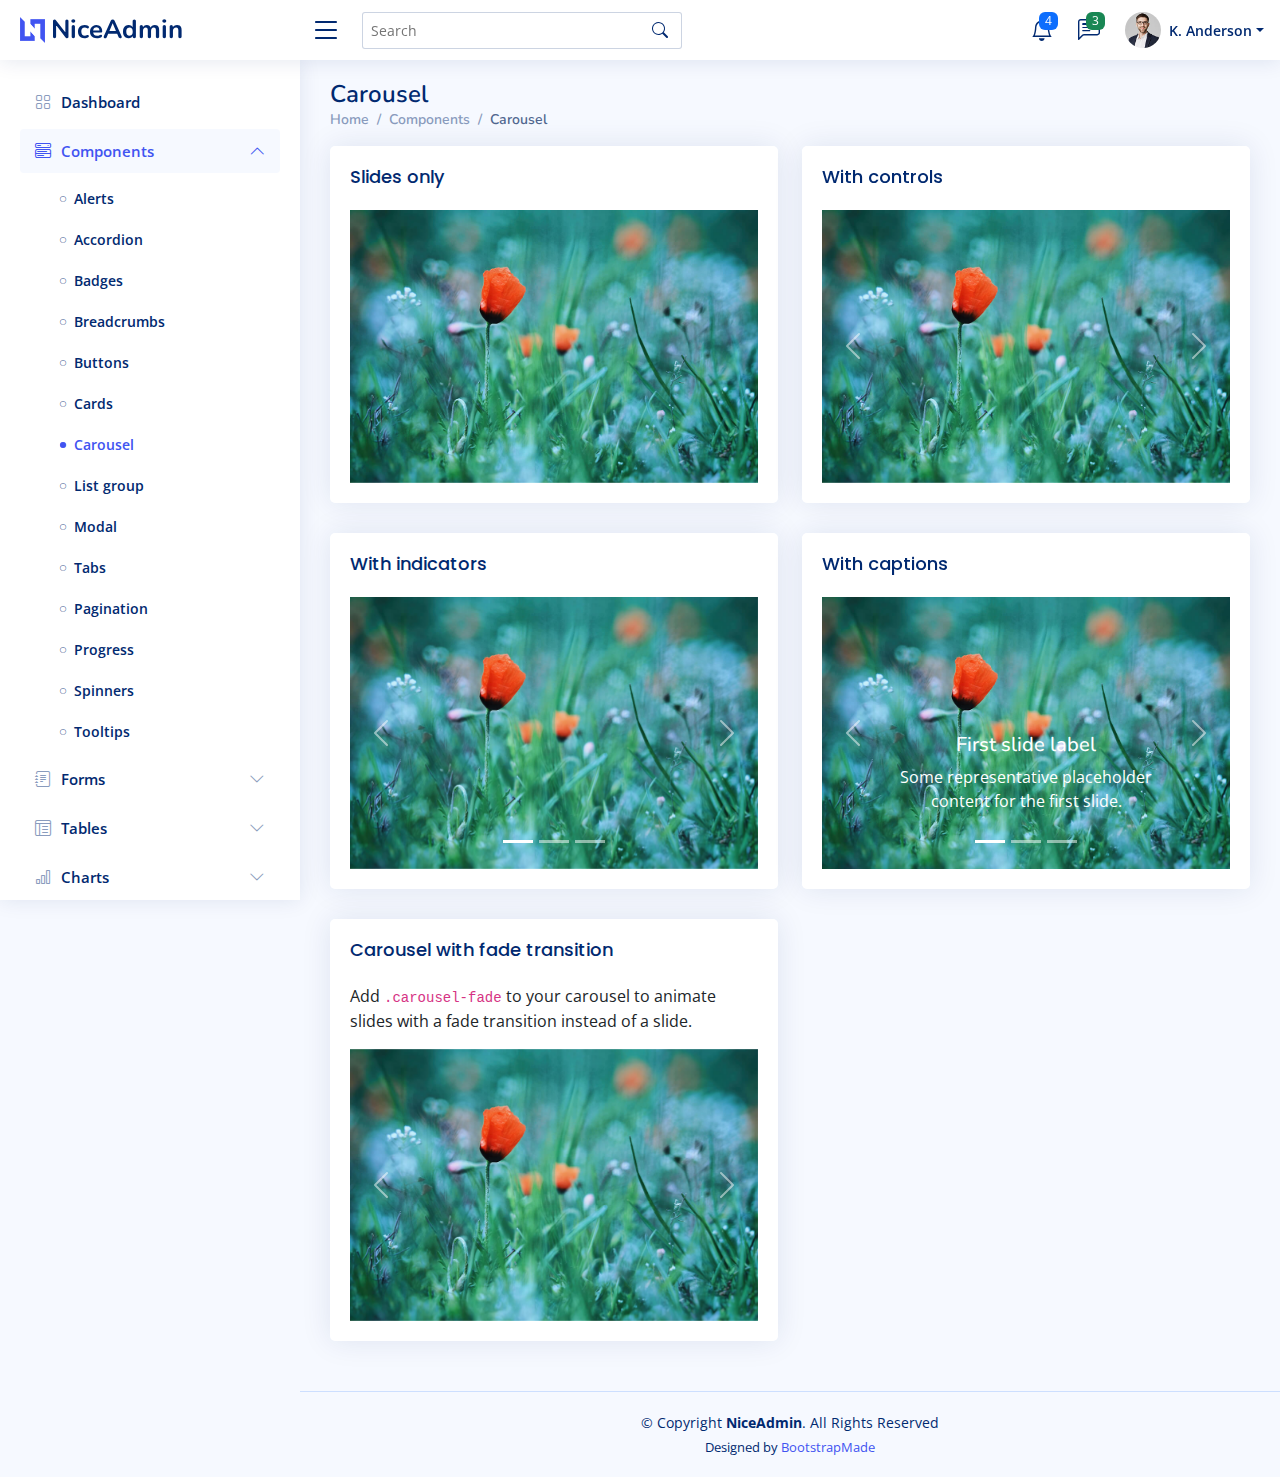
<file: components-carousel.html>
<!DOCTYPE html>
<html lang="en">

<head>
  <meta charset="utf-8">
  <meta content="width=device-width, initial-scale=1.0" name="viewport">

  <title>Components / Carousel - NiceAdmin Bootstrap Template</title>
  <meta content="" name="description">
  <meta content="" name="keywords">

  <!-- Favicons -->
  <link href="assets/img/favicon.png" rel="icon">
  <link href="assets/img/apple-touch-icon.png" rel="apple-touch-icon">

  <!-- Google Fonts -->
  <link href="https://fonts.gstatic.com" rel="preconnect">
  <link href="https://fonts.googleapis.com/css?family=Open+Sans:300,300i,400,400i,600,600i,700,700i|Nunito:300,300i,400,400i,600,600i,700,700i|Poppins:300,300i,400,400i,500,500i,600,600i,700,700i" rel="stylesheet">

  <!-- Vendor CSS Files -->
  <link href="assets/vendor/bootstrap/css/bootstrap.min.css" rel="stylesheet">
  <link href="assets/vendor/bootstrap-icons/bootstrap-icons.css" rel="stylesheet">
  <link href="assets/vendor/boxicons/css/boxicons.min.css" rel="stylesheet">
  <link href="assets/vendor/quill/quill.snow.css" rel="stylesheet">
  <link href="assets/vendor/quill/quill.bubble.css" rel="stylesheet">
  <link href="assets/vendor/remixicon/remixicon.css" rel="stylesheet">
  <link href="assets/vendor/simple-datatables/style.css" rel="stylesheet">

  <!-- Template Main CSS File -->
  <link href="assets/css/style.css" rel="stylesheet">

  <!-- =======================================================
  * Template Name: NiceAdmin
  * Updated: Aug 30 2023 with Bootstrap v5.3.1
  * Template URL: https://bootstrapmade.com/nice-admin-bootstrap-admin-html-template/
  * Author: BootstrapMade.com
  * License: https://bootstrapmade.com/license/
  ======================================================== -->
</head>

<body>

  <!-- ======= Header ======= -->
  <header id="header" class="header fixed-top d-flex align-items-center">

    <div class="d-flex align-items-center justify-content-between">
      <a href="index.html" class="logo d-flex align-items-center">
        <img src="assets/img/logo.png" alt="">
        <span class="d-none d-lg-block">NiceAdmin</span>
      </a>
      <i class="bi bi-list toggle-sidebar-btn"></i>
    </div><!-- End Logo -->

    <div class="search-bar">
      <form class="search-form d-flex align-items-center" method="POST" action="#">
        <input type="text" name="query" placeholder="Search" title="Enter search keyword">
        <button type="submit" title="Search"><i class="bi bi-search"></i></button>
      </form>
    </div><!-- End Search Bar -->

    <nav class="header-nav ms-auto">
      <ul class="d-flex align-items-center">

        <li class="nav-item d-block d-lg-none">
          <a class="nav-link nav-icon search-bar-toggle " href="#">
            <i class="bi bi-search"></i>
          </a>
        </li><!-- End Search Icon-->

        <li class="nav-item dropdown">

          <a class="nav-link nav-icon" href="#" data-bs-toggle="dropdown">
            <i class="bi bi-bell"></i>
            <span class="badge bg-primary badge-number">4</span>
          </a><!-- End Notification Icon -->

          <ul class="dropdown-menu dropdown-menu-end dropdown-menu-arrow notifications">
            <li class="dropdown-header">
              You have 4 new notifications
              <a href="#"><span class="badge rounded-pill bg-primary p-2 ms-2">View all</span></a>
            </li>
            <li>
              <hr class="dropdown-divider">
            </li>

            <li class="notification-item">
              <i class="bi bi-exclamation-circle text-warning"></i>
              <div>
                <h4>Lorem Ipsum</h4>
                <p>Quae dolorem earum veritatis oditseno</p>
                <p>30 min. ago</p>
              </div>
            </li>

            <li>
              <hr class="dropdown-divider">
            </li>

            <li class="notification-item">
              <i class="bi bi-x-circle text-danger"></i>
              <div>
                <h4>Atque rerum nesciunt</h4>
                <p>Quae dolorem earum veritatis oditseno</p>
                <p>1 hr. ago</p>
              </div>
            </li>

            <li>
              <hr class="dropdown-divider">
            </li>

            <li class="notification-item">
              <i class="bi bi-check-circle text-success"></i>
              <div>
                <h4>Sit rerum fuga</h4>
                <p>Quae dolorem earum veritatis oditseno</p>
                <p>2 hrs. ago</p>
              </div>
            </li>

            <li>
              <hr class="dropdown-divider">
            </li>

            <li class="notification-item">
              <i class="bi bi-info-circle text-primary"></i>
              <div>
                <h4>Dicta reprehenderit</h4>
                <p>Quae dolorem earum veritatis oditseno</p>
                <p>4 hrs. ago</p>
              </div>
            </li>

            <li>
              <hr class="dropdown-divider">
            </li>
            <li class="dropdown-footer">
              <a href="#">Show all notifications</a>
            </li>

          </ul><!-- End Notification Dropdown Items -->

        </li><!-- End Notification Nav -->

        <li class="nav-item dropdown">

          <a class="nav-link nav-icon" href="#" data-bs-toggle="dropdown">
            <i class="bi bi-chat-left-text"></i>
            <span class="badge bg-success badge-number">3</span>
          </a><!-- End Messages Icon -->

          <ul class="dropdown-menu dropdown-menu-end dropdown-menu-arrow messages">
            <li class="dropdown-header">
              You have 3 new messages
              <a href="#"><span class="badge rounded-pill bg-primary p-2 ms-2">View all</span></a>
            </li>
            <li>
              <hr class="dropdown-divider">
            </li>

            <li class="message-item">
              <a href="#">
                <img src="assets/img/messages-1.jpg" alt="" class="rounded-circle">
                <div>
                  <h4>Maria Hudson</h4>
                  <p>Velit asperiores et ducimus soluta repudiandae labore officia est ut...</p>
                  <p>4 hrs. ago</p>
                </div>
              </a>
            </li>
            <li>
              <hr class="dropdown-divider">
            </li>

            <li class="message-item">
              <a href="#">
                <img src="assets/img/messages-2.jpg" alt="" class="rounded-circle">
                <div>
                  <h4>Anna Nelson</h4>
                  <p>Velit asperiores et ducimus soluta repudiandae labore officia est ut...</p>
                  <p>6 hrs. ago</p>
                </div>
              </a>
            </li>
            <li>
              <hr class="dropdown-divider">
            </li>

            <li class="message-item">
              <a href="#">
                <img src="assets/img/messages-3.jpg" alt="" class="rounded-circle">
                <div>
                  <h4>David Muldon</h4>
                  <p>Velit asperiores et ducimus soluta repudiandae labore officia est ut...</p>
                  <p>8 hrs. ago</p>
                </div>
              </a>
            </li>
            <li>
              <hr class="dropdown-divider">
            </li>

            <li class="dropdown-footer">
              <a href="#">Show all messages</a>
            </li>

          </ul><!-- End Messages Dropdown Items -->

        </li><!-- End Messages Nav -->

        <li class="nav-item dropdown pe-3">

          <a class="nav-link nav-profile d-flex align-items-center pe-0" href="#" data-bs-toggle="dropdown">
            <img src="assets/img/profile-img.jpg" alt="Profile" class="rounded-circle">
            <span class="d-none d-md-block dropdown-toggle ps-2">K. Anderson</span>
          </a><!-- End Profile Iamge Icon -->

          <ul class="dropdown-menu dropdown-menu-end dropdown-menu-arrow profile">
            <li class="dropdown-header">
              <h6>Kevin Anderson</h6>
              <span>Web Designer</span>
            </li>
            <li>
              <hr class="dropdown-divider">
            </li>

            <li>
              <a class="dropdown-item d-flex align-items-center" href="users-profile.html">
                <i class="bi bi-person"></i>
                <span>My Profile</span>
              </a>
            </li>
            <li>
              <hr class="dropdown-divider">
            </li>

            <li>
              <a class="dropdown-item d-flex align-items-center" href="users-profile.html">
                <i class="bi bi-gear"></i>
                <span>Account Settings</span>
              </a>
            </li>
            <li>
              <hr class="dropdown-divider">
            </li>

            <li>
              <a class="dropdown-item d-flex align-items-center" href="pages-faq.html">
                <i class="bi bi-question-circle"></i>
                <span>Need Help?</span>
              </a>
            </li>
            <li>
              <hr class="dropdown-divider">
            </li>

            <li>
              <a class="dropdown-item d-flex align-items-center" href="#">
                <i class="bi bi-box-arrow-right"></i>
                <span>Sign Out</span>
              </a>
            </li>

          </ul><!-- End Profile Dropdown Items -->
        </li><!-- End Profile Nav -->

      </ul>
    </nav><!-- End Icons Navigation -->

  </header><!-- End Header -->

  <!-- ======= Sidebar ======= -->
  <aside id="sidebar" class="sidebar">

    <ul class="sidebar-nav" id="sidebar-nav">

      <li class="nav-item">
        <a class="nav-link collapsed" href="index.html">
          <i class="bi bi-grid"></i>
          <span>Dashboard</span>
        </a>
      </li><!-- End Dashboard Nav -->

      <li class="nav-item">
        <a class="nav-link " data-bs-target="#components-nav" data-bs-toggle="collapse" href="#">
          <i class="bi bi-menu-button-wide"></i><span>Components</span><i class="bi bi-chevron-down ms-auto"></i>
        </a>
        <ul id="components-nav" class="nav-content collapse show" data-bs-parent="#sidebar-nav">
          <li>
            <a href="components-alerts.html">
              <i class="bi bi-circle"></i><span>Alerts</span>
            </a>
          </li>
          <li>
            <a href="components-accordion.html">
              <i class="bi bi-circle"></i><span>Accordion</span>
            </a>
          </li>
          <li>
            <a href="components-badges.html">
              <i class="bi bi-circle"></i><span>Badges</span>
            </a>
          </li>
          <li>
            <a href="components-breadcrumbs.html">
              <i class="bi bi-circle"></i><span>Breadcrumbs</span>
            </a>
          </li>
          <li>
            <a href="components-buttons.html">
              <i class="bi bi-circle"></i><span>Buttons</span>
            </a>
          </li>
          <li>
            <a href="components-cards.html">
              <i class="bi bi-circle"></i><span>Cards</span>
            </a>
          </li>
          <li>
            <a href="components-carousel.html" class="active">
              <i class="bi bi-circle"></i><span>Carousel</span>
            </a>
          </li>
          <li>
            <a href="components-list-group.html">
              <i class="bi bi-circle"></i><span>List group</span>
            </a>
          </li>
          <li>
            <a href="components-modal.html">
              <i class="bi bi-circle"></i><span>Modal</span>
            </a>
          </li>
          <li>
            <a href="components-tabs.html">
              <i class="bi bi-circle"></i><span>Tabs</span>
            </a>
          </li>
          <li>
            <a href="components-pagination.html">
              <i class="bi bi-circle"></i><span>Pagination</span>
            </a>
          </li>
          <li>
            <a href="components-progress.html">
              <i class="bi bi-circle"></i><span>Progress</span>
            </a>
          </li>
          <li>
            <a href="components-spinners.html">
              <i class="bi bi-circle"></i><span>Spinners</span>
            </a>
          </li>
          <li>
            <a href="components-tooltips.html">
              <i class="bi bi-circle"></i><span>Tooltips</span>
            </a>
          </li>
        </ul>
      </li><!-- End Components Nav -->

      <li class="nav-item">
        <a class="nav-link collapsed" data-bs-target="#forms-nav" data-bs-toggle="collapse" href="#">
          <i class="bi bi-journal-text"></i><span>Forms</span><i class="bi bi-chevron-down ms-auto"></i>
        </a>
        <ul id="forms-nav" class="nav-content collapse " data-bs-parent="#sidebar-nav">
          <li>
            <a href="forms-elements.html">
              <i class="bi bi-circle"></i><span>Form Elements</span>
            </a>
          </li>
          <li>
            <a href="forms-layouts.html">
              <i class="bi bi-circle"></i><span>Form Layouts</span>
            </a>
          </li>
          <li>
            <a href="forms-editors.html">
              <i class="bi bi-circle"></i><span>Form Editors</span>
            </a>
          </li>
          <li>
            <a href="forms-validation.html">
              <i class="bi bi-circle"></i><span>Form Validation</span>
            </a>
          </li>
        </ul>
      </li><!-- End Forms Nav -->

      <li class="nav-item">
        <a class="nav-link collapsed" data-bs-target="#tables-nav" data-bs-toggle="collapse" href="#">
          <i class="bi bi-layout-text-window-reverse"></i><span>Tables</span><i class="bi bi-chevron-down ms-auto"></i>
        </a>
        <ul id="tables-nav" class="nav-content collapse " data-bs-parent="#sidebar-nav">
          <li>
            <a href="tables-general.html">
              <i class="bi bi-circle"></i><span>General Tables</span>
            </a>
          </li>
          <li>
            <a href="tables-data.html">
              <i class="bi bi-circle"></i><span>Data Tables</span>
            </a>
          </li>
        </ul>
      </li><!-- End Tables Nav -->

      <li class="nav-item">
        <a class="nav-link collapsed" data-bs-target="#charts-nav" data-bs-toggle="collapse" href="#">
          <i class="bi bi-bar-chart"></i><span>Charts</span><i class="bi bi-chevron-down ms-auto"></i>
        </a>
        <ul id="charts-nav" class="nav-content collapse " data-bs-parent="#sidebar-nav">
          <li>
            <a href="charts-chartjs.html">
              <i class="bi bi-circle"></i><span>Chart.js</span>
            </a>
          </li>
          <li>
            <a href="charts-apexcharts.html">
              <i class="bi bi-circle"></i><span>ApexCharts</span>
            </a>
          </li>
          <li>
            <a href="charts-echarts.html">
              <i class="bi bi-circle"></i><span>ECharts</span>
            </a>
          </li>
        </ul>
      </li><!-- End Charts Nav -->

      <li class="nav-item">
        <a class="nav-link collapsed" data-bs-target="#icons-nav" data-bs-toggle="collapse" href="#">
          <i class="bi bi-gem"></i><span>Icons</span><i class="bi bi-chevron-down ms-auto"></i>
        </a>
        <ul id="icons-nav" class="nav-content collapse " data-bs-parent="#sidebar-nav">
          <li>
            <a href="icons-bootstrap.html">
              <i class="bi bi-circle"></i><span>Bootstrap Icons</span>
            </a>
          </li>
          <li>
            <a href="icons-remix.html">
              <i class="bi bi-circle"></i><span>Remix Icons</span>
            </a>
          </li>
          <li>
            <a href="icons-boxicons.html">
              <i class="bi bi-circle"></i><span>Boxicons</span>
            </a>
          </li>
        </ul>
      </li><!-- End Icons Nav -->

      <li class="nav-heading">Pages</li>

      <li class="nav-item">
        <a class="nav-link collapsed" href="users-profile.html">
          <i class="bi bi-person"></i>
          <span>Profile</span>
        </a>
      </li><!-- End Profile Page Nav -->

      <li class="nav-item">
        <a class="nav-link collapsed" href="pages-faq.html">
          <i class="bi bi-question-circle"></i>
          <span>F.A.Q</span>
        </a>
      </li><!-- End F.A.Q Page Nav -->

      <li class="nav-item">
        <a class="nav-link collapsed" href="pages-contact.html">
          <i class="bi bi-envelope"></i>
          <span>Contact</span>
        </a>
      </li><!-- End Contact Page Nav -->

      <li class="nav-item">
        <a class="nav-link collapsed" href="pages-register.html">
          <i class="bi bi-card-list"></i>
          <span>Register</span>
        </a>
      </li><!-- End Register Page Nav -->

      <li class="nav-item">
        <a class="nav-link collapsed" href="pages-login.html">
          <i class="bi bi-box-arrow-in-right"></i>
          <span>Login</span>
        </a>
      </li><!-- End Login Page Nav -->

      <li class="nav-item">
        <a class="nav-link collapsed" href="pages-error-404.html">
          <i class="bi bi-dash-circle"></i>
          <span>Error 404</span>
        </a>
      </li><!-- End Error 404 Page Nav -->

      <li class="nav-item">
        <a class="nav-link collapsed" href="pages-blank.html">
          <i class="bi bi-file-earmark"></i>
          <span>Blank</span>
        </a>
      </li><!-- End Blank Page Nav -->

    </ul>

  </aside><!-- End Sidebar-->

  <main id="main" class="main">

    <div class="pagetitle">
      <h1>Carousel</h1>
      <nav>
        <ol class="breadcrumb">
          <li class="breadcrumb-item"><a href="index.html">Home</a></li>
          <li class="breadcrumb-item">Components</li>
          <li class="breadcrumb-item active">Carousel</li>
        </ol>
      </nav>
    </div><!-- End Page Title -->

    <section class="section">
      <div class="row">
        <div class="col-lg-6">

          <div class="card">
            <div class="card-body">
              <h5 class="card-title">Slides only</h5>

              <!-- Slides only carousel -->
              <div id="carouselExampleSlidesOnly" class="carousel slide" data-bs-ride="carousel">
                <div class="carousel-inner">
                  <div class="carousel-item active">
                    <img src="assets/img/slides-1.jpg" class="d-block w-100" alt="...">
                  </div>
                  <div class="carousel-item">
                    <img src="assets/img/slides-2.jpg" class="d-block w-100" alt="...">
                  </div>
                  <div class="carousel-item">
                    <img src="assets/img/slides-3.jpg" class="d-block w-100" alt="...">
                  </div>
                </div>
              </div><!-- End Slides only carousel-->

            </div>
          </div>

          <div class="card">
            <div class="card-body">
              <h5 class="card-title">With indicators</h5>

              <!-- Slides with indicators -->
              <div id="carouselExampleIndicators" class="carousel slide" data-bs-ride="carousel">
                <div class="carousel-indicators">
                  <button type="button" data-bs-target="#carouselExampleIndicators" data-bs-slide-to="0" class="active" aria-current="true" aria-label="Slide 1"></button>
                  <button type="button" data-bs-target="#carouselExampleIndicators" data-bs-slide-to="1" aria-label="Slide 2"></button>
                  <button type="button" data-bs-target="#carouselExampleIndicators" data-bs-slide-to="2" aria-label="Slide 3"></button>
                </div>
                <div class="carousel-inner">
                  <div class="carousel-item active">
                    <img src="assets/img/slides-1.jpg" class="d-block w-100" alt="...">
                  </div>
                  <div class="carousel-item">
                    <img src="assets/img/slides-2.jpg" class="d-block w-100" alt="...">
                  </div>
                  <div class="carousel-item">
                    <img src="assets/img/slides-3.jpg" class="d-block w-100" alt="...">
                  </div>
                </div>

                <button class="carousel-control-prev" type="button" data-bs-target="#carouselExampleIndicators" data-bs-slide="prev">
                  <span class="carousel-control-prev-icon" aria-hidden="true"></span>
                  <span class="visually-hidden">Previous</span>
                </button>
                <button class="carousel-control-next" type="button" data-bs-target="#carouselExampleIndicators" data-bs-slide="next">
                  <span class="carousel-control-next-icon" aria-hidden="true"></span>
                  <span class="visually-hidden">Next</span>
                </button>

              </div><!-- End Slides with indicators -->

            </div>
          </div>

          <div class="card">
            <div class="card-body">
              <h5 class="card-title">Carousel with fade transition</h5>
              <p>Add <code>.carousel-fade</code> to your carousel to animate slides with a fade transition instead of a slide.</p>

              <!-- Slides with fade transition -->
              <div id="carouselExampleFade" class="carousel slide carousel-fade" data-bs-ride="carousel">
                <div class="carousel-inner">
                  <div class="carousel-item active">
                    <img src="assets/img/slides-1.jpg" class="d-block w-100" alt="...">
                  </div>
                  <div class="carousel-item">
                    <img src="assets/img/slides-2.jpg" class="d-block w-100" alt="...">
                  </div>
                  <div class="carousel-item">
                    <img src="assets/img/slides-3.jpg" class="d-block w-100" alt="...">
                  </div>
                </div>

                <button class="carousel-control-prev" type="button" data-bs-target="#carouselExampleFade" data-bs-slide="prev">
                  <span class="carousel-control-prev-icon" aria-hidden="true"></span>
                  <span class="visually-hidden">Previous</span>
                </button>
                <button class="carousel-control-next" type="button" data-bs-target="#carouselExampleFade" data-bs-slide="next">
                  <span class="carousel-control-next-icon" aria-hidden="true"></span>
                  <span class="visually-hidden">Next</span>
                </button>

              </div><!-- End Slides with fade transition -->

            </div>
          </div>

        </div>

        <div class="col-lg-6">

          <div class="card">
            <div class="card-body">
              <h5 class="card-title">With controls</h5>

              <!-- Slides with controls -->
              <div id="carouselExampleControls" class="carousel slide" data-bs-ride="carousel">
                <div class="carousel-inner">
                  <div class="carousel-item active">
                    <img src="assets/img/slides-1.jpg" class="d-block w-100" alt="...">
                  </div>
                  <div class="carousel-item">
                    <img src="assets/img/slides-2.jpg" class="d-block w-100" alt="...">
                  </div>
                  <div class="carousel-item">
                    <img src="assets/img/slides-3.jpg" class="d-block w-100" alt="...">
                  </div>
                </div>

                <button class="carousel-control-prev" type="button" data-bs-target="#carouselExampleControls" data-bs-slide="prev">
                  <span class="carousel-control-prev-icon" aria-hidden="true"></span>
                  <span class="visually-hidden">Previous</span>
                </button>
                <button class="carousel-control-next" type="button" data-bs-target="#carouselExampleControls" data-bs-slide="next">
                  <span class="carousel-control-next-icon" aria-hidden="true"></span>
                  <span class="visually-hidden">Next</span>
                </button>

              </div><!-- End Slides with controls -->

            </div>
          </div>

          <div class="card">
            <div class="card-body">
              <h5 class="card-title">With captions</h5>

              <!-- Slides with captions -->
              <div id="carouselExampleCaptions" class="carousel slide" data-bs-ride="carousel">
                <div class="carousel-indicators">
                  <button type="button" data-bs-target="#carouselExampleCaptions" data-bs-slide-to="0" class="active" aria-current="true" aria-label="Slide 1"></button>
                  <button type="button" data-bs-target="#carouselExampleCaptions" data-bs-slide-to="1" aria-label="Slide 2"></button>
                  <button type="button" data-bs-target="#carouselExampleCaptions" data-bs-slide-to="2" aria-label="Slide 3"></button>
                </div>
                <div class="carousel-inner">
                  <div class="carousel-item active">
                    <img src="assets/img/slides-1.jpg" class="d-block w-100" alt="...">
                    <div class="carousel-caption d-none d-md-block">
                      <h5>First slide label</h5>
                      <p>Some representative placeholder content for the first slide.</p>
                    </div>
                  </div>
                  <div class="carousel-item">
                    <img src="assets/img/slides-2.jpg" class="d-block w-100" alt="...">
                    <div class="carousel-caption d-none d-md-block">
                      <h5>Second slide label</h5>
                      <p>Some representative placeholder content for the second slide.</p>
                    </div>
                  </div>
                  <div class="carousel-item">
                    <img src="assets/img/slides-3.jpg" class="d-block w-100" alt="...">
                    <div class="carousel-caption d-none d-md-block">
                      <h5>Third slide label</h5>
                      <p>Some representative placeholder content for the third slide.</p>
                    </div>
                  </div>
                </div>

                <button class="carousel-control-prev" type="button" data-bs-target="#carouselExampleCaptions" data-bs-slide="prev">
                  <span class="carousel-control-prev-icon" aria-hidden="true"></span>
                  <span class="visually-hidden">Previous</span>
                </button>
                <button class="carousel-control-next" type="button" data-bs-target="#carouselExampleCaptions" data-bs-slide="next">
                  <span class="carousel-control-next-icon" aria-hidden="true"></span>
                  <span class="visually-hidden">Next</span>
                </button>

              </div><!-- End Slides with captions -->

            </div>
          </div>

        </div>
      </div>
    </section>

  </main><!-- End #main -->

  <!-- ======= Footer ======= -->
  <footer id="footer" class="footer">
    <div class="copyright">
      &copy; Copyright <strong><span>NiceAdmin</span></strong>. All Rights Reserved
    </div>
    <div class="credits">
      <!-- All the links in the footer should remain intact. -->
      <!-- You can delete the links only if you purchased the pro version. -->
      <!-- Licensing information: https://bootstrapmade.com/license/ -->
      <!-- Purchase the pro version with working PHP/AJAX contact form: https://bootstrapmade.com/nice-admin-bootstrap-admin-html-template/ -->
      Designed by <a href="https://bootstrapmade.com/">BootstrapMade</a>
    </div>
  </footer><!-- End Footer -->

  <a href="#" class="back-to-top d-flex align-items-center justify-content-center"><i class="bi bi-arrow-up-short"></i></a>

  <!-- Vendor JS Files -->
  <script src="assets/vendor/apexcharts/apexcharts.min.js"></script>
  <script src="assets/vendor/bootstrap/js/bootstrap.bundle.min.js"></script>
  <script src="assets/vendor/chart.js/chart.umd.js"></script>
  <script src="assets/vendor/echarts/echarts.min.js"></script>
  <script src="assets/vendor/quill/quill.min.js"></script>
  <script src="assets/vendor/simple-datatables/simple-datatables.js"></script>
  <script src="assets/vendor/tinymce/tinymce.min.js"></script>
  <script src="assets/vendor/php-email-form/validate.js"></script>

  <!-- Template Main JS File -->
  <script src="assets/js/main.js"></script>

</body>

</html>
</file>
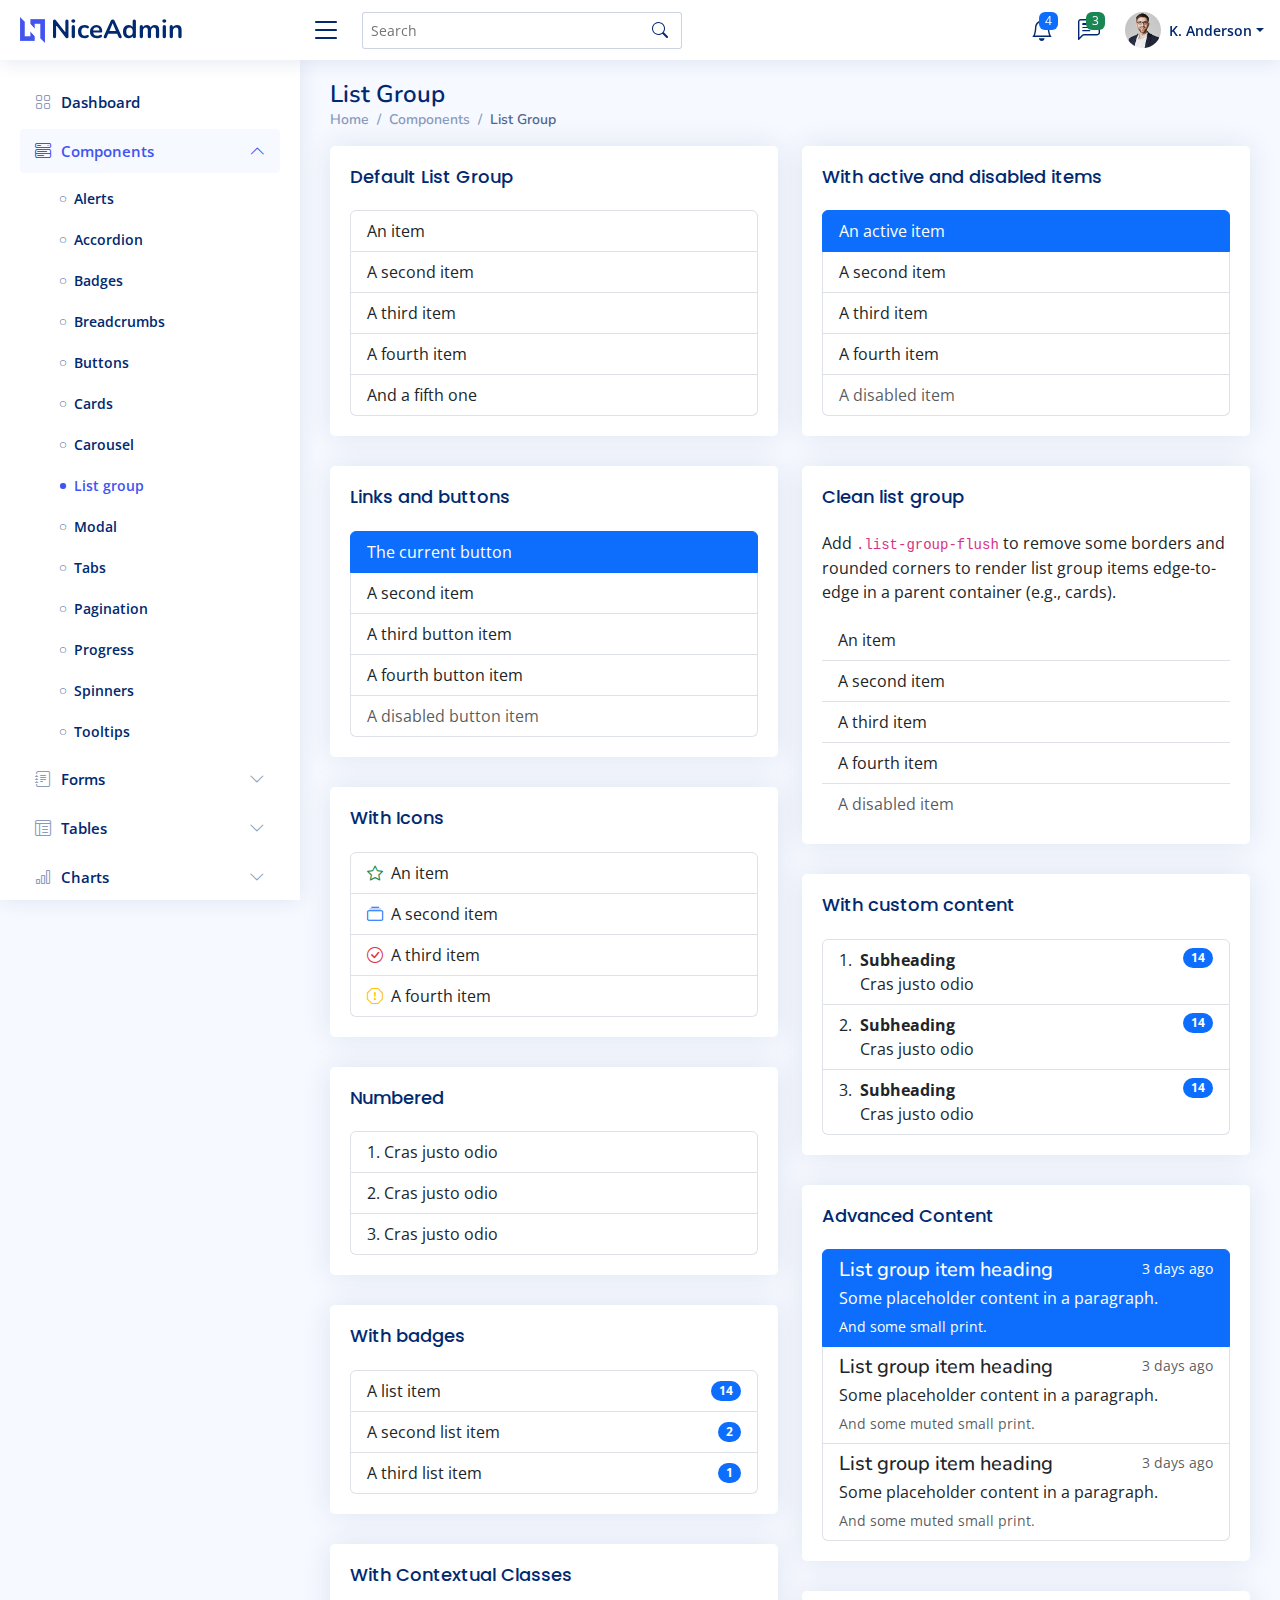
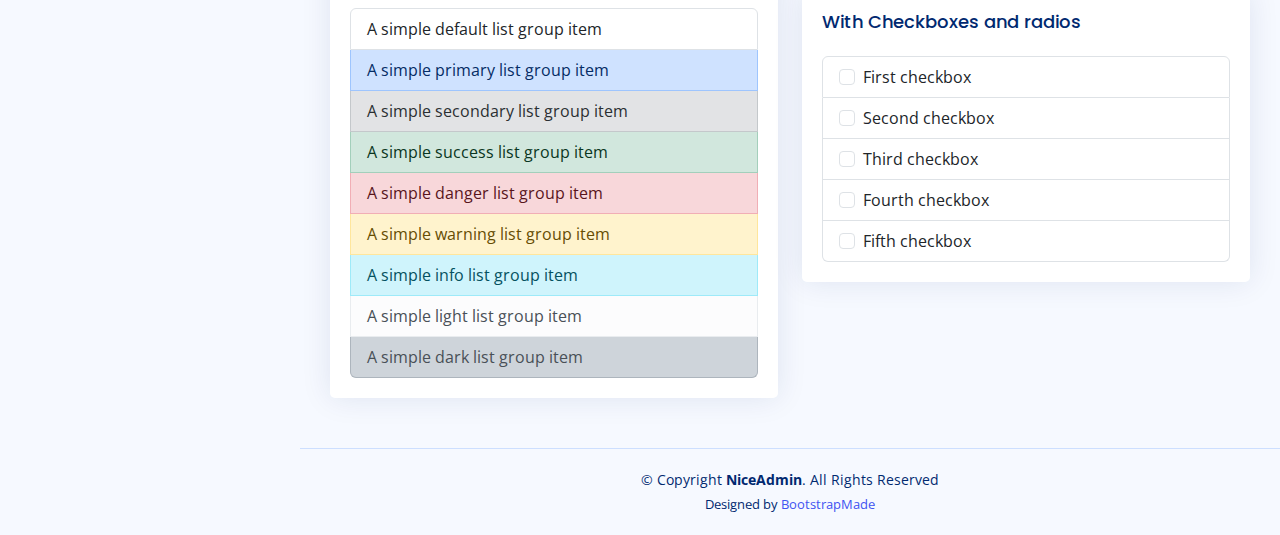
<file: components-list-group.html>
<!DOCTYPE html>
<html lang="en">

<head>
  <meta charset="utf-8">
  <meta content="width=device-width, initial-scale=1.0" name="viewport">

  <title>Components / List Group - NiceAdmin Bootstrap Template</title>
  <meta content="" name="description">
  <meta content="" name="keywords">

  <!-- Favicons -->
  <link href="assets/img/favicon.png" rel="icon">
  <link href="assets/img/apple-touch-icon.png" rel="apple-touch-icon">

  <!-- Google Fonts -->
  <link href="https://fonts.gstatic.com" rel="preconnect">
  <link href="https://fonts.googleapis.com/css?family=Open+Sans:300,300i,400,400i,600,600i,700,700i|Nunito:300,300i,400,400i,600,600i,700,700i|Poppins:300,300i,400,400i,500,500i,600,600i,700,700i" rel="stylesheet">

  <!-- Vendor CSS Files -->
  <link href="assets/vendor/bootstrap/css/bootstrap.min.css" rel="stylesheet">
  <link href="assets/vendor/bootstrap-icons/bootstrap-icons.css" rel="stylesheet">
  <link href="assets/vendor/boxicons/css/boxicons.min.css" rel="stylesheet">
  <link href="assets/vendor/quill/quill.snow.css" rel="stylesheet">
  <link href="assets/vendor/quill/quill.bubble.css" rel="stylesheet">
  <link href="assets/vendor/remixicon/remixicon.css" rel="stylesheet">
  <link href="assets/vendor/simple-datatables/style.css" rel="stylesheet">

  <!-- Template Main CSS File -->
  <link href="assets/css/style.css" rel="stylesheet">

  <!-- =======================================================
  * Template Name: NiceAdmin
  * Updated: Aug 30 2023 with Bootstrap v5.3.1
  * Template URL: https://bootstrapmade.com/nice-admin-bootstrap-admin-html-template/
  * Author: BootstrapMade.com
  * License: https://bootstrapmade.com/license/
  ======================================================== -->
</head>

<body>

  <!-- ======= Header ======= -->
  <header id="header" class="header fixed-top d-flex align-items-center">

    <div class="d-flex align-items-center justify-content-between">
      <a href="index.html" class="logo d-flex align-items-center">
        <img src="assets/img/logo.png" alt="">
        <span class="d-none d-lg-block">NiceAdmin</span>
      </a>
      <i class="bi bi-list toggle-sidebar-btn"></i>
    </div><!-- End Logo -->

    <div class="search-bar">
      <form class="search-form d-flex align-items-center" method="POST" action="#">
        <input type="text" name="query" placeholder="Search" title="Enter search keyword">
        <button type="submit" title="Search"><i class="bi bi-search"></i></button>
      </form>
    </div><!-- End Search Bar -->

    <nav class="header-nav ms-auto">
      <ul class="d-flex align-items-center">

        <li class="nav-item d-block d-lg-none">
          <a class="nav-link nav-icon search-bar-toggle " href="#">
            <i class="bi bi-search"></i>
          </a>
        </li><!-- End Search Icon-->

        <li class="nav-item dropdown">

          <a class="nav-link nav-icon" href="#" data-bs-toggle="dropdown">
            <i class="bi bi-bell"></i>
            <span class="badge bg-primary badge-number">4</span>
          </a><!-- End Notification Icon -->

          <ul class="dropdown-menu dropdown-menu-end dropdown-menu-arrow notifications">
            <li class="dropdown-header">
              You have 4 new notifications
              <a href="#"><span class="badge rounded-pill bg-primary p-2 ms-2">View all</span></a>
            </li>
            <li>
              <hr class="dropdown-divider">
            </li>

            <li class="notification-item">
              <i class="bi bi-exclamation-circle text-warning"></i>
              <div>
                <h4>Lorem Ipsum</h4>
                <p>Quae dolorem earum veritatis oditseno</p>
                <p>30 min. ago</p>
              </div>
            </li>

            <li>
              <hr class="dropdown-divider">
            </li>

            <li class="notification-item">
              <i class="bi bi-x-circle text-danger"></i>
              <div>
                <h4>Atque rerum nesciunt</h4>
                <p>Quae dolorem earum veritatis oditseno</p>
                <p>1 hr. ago</p>
              </div>
            </li>

            <li>
              <hr class="dropdown-divider">
            </li>

            <li class="notification-item">
              <i class="bi bi-check-circle text-success"></i>
              <div>
                <h4>Sit rerum fuga</h4>
                <p>Quae dolorem earum veritatis oditseno</p>
                <p>2 hrs. ago</p>
              </div>
            </li>

            <li>
              <hr class="dropdown-divider">
            </li>

            <li class="notification-item">
              <i class="bi bi-info-circle text-primary"></i>
              <div>
                <h4>Dicta reprehenderit</h4>
                <p>Quae dolorem earum veritatis oditseno</p>
                <p>4 hrs. ago</p>
              </div>
            </li>

            <li>
              <hr class="dropdown-divider">
            </li>
            <li class="dropdown-footer">
              <a href="#">Show all notifications</a>
            </li>

          </ul><!-- End Notification Dropdown Items -->

        </li><!-- End Notification Nav -->

        <li class="nav-item dropdown">

          <a class="nav-link nav-icon" href="#" data-bs-toggle="dropdown">
            <i class="bi bi-chat-left-text"></i>
            <span class="badge bg-success badge-number">3</span>
          </a><!-- End Messages Icon -->

          <ul class="dropdown-menu dropdown-menu-end dropdown-menu-arrow messages">
            <li class="dropdown-header">
              You have 3 new messages
              <a href="#"><span class="badge rounded-pill bg-primary p-2 ms-2">View all</span></a>
            </li>
            <li>
              <hr class="dropdown-divider">
            </li>

            <li class="message-item">
              <a href="#">
                <img src="assets/img/messages-1.jpg" alt="" class="rounded-circle">
                <div>
                  <h4>Maria Hudson</h4>
                  <p>Velit asperiores et ducimus soluta repudiandae labore officia est ut...</p>
                  <p>4 hrs. ago</p>
                </div>
              </a>
            </li>
            <li>
              <hr class="dropdown-divider">
            </li>

            <li class="message-item">
              <a href="#">
                <img src="assets/img/messages-2.jpg" alt="" class="rounded-circle">
                <div>
                  <h4>Anna Nelson</h4>
                  <p>Velit asperiores et ducimus soluta repudiandae labore officia est ut...</p>
                  <p>6 hrs. ago</p>
                </div>
              </a>
            </li>
            <li>
              <hr class="dropdown-divider">
            </li>

            <li class="message-item">
              <a href="#">
                <img src="assets/img/messages-3.jpg" alt="" class="rounded-circle">
                <div>
                  <h4>David Muldon</h4>
                  <p>Velit asperiores et ducimus soluta repudiandae labore officia est ut...</p>
                  <p>8 hrs. ago</p>
                </div>
              </a>
            </li>
            <li>
              <hr class="dropdown-divider">
            </li>

            <li class="dropdown-footer">
              <a href="#">Show all messages</a>
            </li>

          </ul><!-- End Messages Dropdown Items -->

        </li><!-- End Messages Nav -->

        <li class="nav-item dropdown pe-3">

          <a class="nav-link nav-profile d-flex align-items-center pe-0" href="#" data-bs-toggle="dropdown">
            <img src="assets/img/profile-img.jpg" alt="Profile" class="rounded-circle">
            <span class="d-none d-md-block dropdown-toggle ps-2">K. Anderson</span>
          </a><!-- End Profile Iamge Icon -->

          <ul class="dropdown-menu dropdown-menu-end dropdown-menu-arrow profile">
            <li class="dropdown-header">
              <h6>Kevin Anderson</h6>
              <span>Web Designer</span>
            </li>
            <li>
              <hr class="dropdown-divider">
            </li>

            <li>
              <a class="dropdown-item d-flex align-items-center" href="users-profile.html">
                <i class="bi bi-person"></i>
                <span>My Profile</span>
              </a>
            </li>
            <li>
              <hr class="dropdown-divider">
            </li>

            <li>
              <a class="dropdown-item d-flex align-items-center" href="users-profile.html">
                <i class="bi bi-gear"></i>
                <span>Account Settings</span>
              </a>
            </li>
            <li>
              <hr class="dropdown-divider">
            </li>

            <li>
              <a class="dropdown-item d-flex align-items-center" href="pages-faq.html">
                <i class="bi bi-question-circle"></i>
                <span>Need Help?</span>
              </a>
            </li>
            <li>
              <hr class="dropdown-divider">
            </li>

            <li>
              <a class="dropdown-item d-flex align-items-center" href="#">
                <i class="bi bi-box-arrow-right"></i>
                <span>Sign Out</span>
              </a>
            </li>

          </ul><!-- End Profile Dropdown Items -->
        </li><!-- End Profile Nav -->

      </ul>
    </nav><!-- End Icons Navigation -->

  </header><!-- End Header -->

  <!-- ======= Sidebar ======= -->
  <aside id="sidebar" class="sidebar">

    <ul class="sidebar-nav" id="sidebar-nav">

      <li class="nav-item">
        <a class="nav-link collapsed" href="index.html">
          <i class="bi bi-grid"></i>
          <span>Dashboard</span>
        </a>
      </li><!-- End Dashboard Nav -->

      <li class="nav-item">
        <a class="nav-link " data-bs-target="#components-nav" data-bs-toggle="collapse" href="#">
          <i class="bi bi-menu-button-wide"></i><span>Components</span><i class="bi bi-chevron-down ms-auto"></i>
        </a>
        <ul id="components-nav" class="nav-content collapse show" data-bs-parent="#sidebar-nav">
          <li>
            <a href="components-alerts.html">
              <i class="bi bi-circle"></i><span>Alerts</span>
            </a>
          </li>
          <li>
            <a href="components-accordion.html">
              <i class="bi bi-circle"></i><span>Accordion</span>
            </a>
          </li>
          <li>
            <a href="components-badges.html">
              <i class="bi bi-circle"></i><span>Badges</span>
            </a>
          </li>
          <li>
            <a href="components-breadcrumbs.html">
              <i class="bi bi-circle"></i><span>Breadcrumbs</span>
            </a>
          </li>
          <li>
            <a href="components-buttons.html">
              <i class="bi bi-circle"></i><span>Buttons</span>
            </a>
          </li>
          <li>
            <a href="components-cards.html">
              <i class="bi bi-circle"></i><span>Cards</span>
            </a>
          </li>
          <li>
            <a href="components-carousel.html">
              <i class="bi bi-circle"></i><span>Carousel</span>
            </a>
          </li>
          <li>
            <a href="components-list-group.html" class="active">
              <i class="bi bi-circle"></i><span>List group</span>
            </a>
          </li>
          <li>
            <a href="components-modal.html">
              <i class="bi bi-circle"></i><span>Modal</span>
            </a>
          </li>
          <li>
            <a href="components-tabs.html">
              <i class="bi bi-circle"></i><span>Tabs</span>
            </a>
          </li>
          <li>
            <a href="components-pagination.html">
              <i class="bi bi-circle"></i><span>Pagination</span>
            </a>
          </li>
          <li>
            <a href="components-progress.html">
              <i class="bi bi-circle"></i><span>Progress</span>
            </a>
          </li>
          <li>
            <a href="components-spinners.html">
              <i class="bi bi-circle"></i><span>Spinners</span>
            </a>
          </li>
          <li>
            <a href="components-tooltips.html">
              <i class="bi bi-circle"></i><span>Tooltips</span>
            </a>
          </li>
        </ul>
      </li><!-- End Components Nav -->

      <li class="nav-item">
        <a class="nav-link collapsed" data-bs-target="#forms-nav" data-bs-toggle="collapse" href="#">
          <i class="bi bi-journal-text"></i><span>Forms</span><i class="bi bi-chevron-down ms-auto"></i>
        </a>
        <ul id="forms-nav" class="nav-content collapse " data-bs-parent="#sidebar-nav">
          <li>
            <a href="forms-elements.html">
              <i class="bi bi-circle"></i><span>Form Elements</span>
            </a>
          </li>
          <li>
            <a href="forms-layouts.html">
              <i class="bi bi-circle"></i><span>Form Layouts</span>
            </a>
          </li>
          <li>
            <a href="forms-editors.html">
              <i class="bi bi-circle"></i><span>Form Editors</span>
            </a>
          </li>
          <li>
            <a href="forms-validation.html">
              <i class="bi bi-circle"></i><span>Form Validation</span>
            </a>
          </li>
        </ul>
      </li><!-- End Forms Nav -->

      <li class="nav-item">
        <a class="nav-link collapsed" data-bs-target="#tables-nav" data-bs-toggle="collapse" href="#">
          <i class="bi bi-layout-text-window-reverse"></i><span>Tables</span><i class="bi bi-chevron-down ms-auto"></i>
        </a>
        <ul id="tables-nav" class="nav-content collapse " data-bs-parent="#sidebar-nav">
          <li>
            <a href="tables-general.html">
              <i class="bi bi-circle"></i><span>General Tables</span>
            </a>
          </li>
          <li>
            <a href="tables-data.html">
              <i class="bi bi-circle"></i><span>Data Tables</span>
            </a>
          </li>
        </ul>
      </li><!-- End Tables Nav -->

      <li class="nav-item">
        <a class="nav-link collapsed" data-bs-target="#charts-nav" data-bs-toggle="collapse" href="#">
          <i class="bi bi-bar-chart"></i><span>Charts</span><i class="bi bi-chevron-down ms-auto"></i>
        </a>
        <ul id="charts-nav" class="nav-content collapse " data-bs-parent="#sidebar-nav">
          <li>
            <a href="charts-chartjs.html">
              <i class="bi bi-circle"></i><span>Chart.js</span>
            </a>
          </li>
          <li>
            <a href="charts-apexcharts.html">
              <i class="bi bi-circle"></i><span>ApexCharts</span>
            </a>
          </li>
          <li>
            <a href="charts-echarts.html">
              <i class="bi bi-circle"></i><span>ECharts</span>
            </a>
          </li>
        </ul>
      </li><!-- End Charts Nav -->

      <li class="nav-item">
        <a class="nav-link collapsed" data-bs-target="#icons-nav" data-bs-toggle="collapse" href="#">
          <i class="bi bi-gem"></i><span>Icons</span><i class="bi bi-chevron-down ms-auto"></i>
        </a>
        <ul id="icons-nav" class="nav-content collapse " data-bs-parent="#sidebar-nav">
          <li>
            <a href="icons-bootstrap.html">
              <i class="bi bi-circle"></i><span>Bootstrap Icons</span>
            </a>
          </li>
          <li>
            <a href="icons-remix.html">
              <i class="bi bi-circle"></i><span>Remix Icons</span>
            </a>
          </li>
          <li>
            <a href="icons-boxicons.html">
              <i class="bi bi-circle"></i><span>Boxicons</span>
            </a>
          </li>
        </ul>
      </li><!-- End Icons Nav -->

      <li class="nav-heading">Pages</li>

      <li class="nav-item">
        <a class="nav-link collapsed" href="users-profile.html">
          <i class="bi bi-person"></i>
          <span>Profile</span>
        </a>
      </li><!-- End Profile Page Nav -->

      <li class="nav-item">
        <a class="nav-link collapsed" href="pages-faq.html">
          <i class="bi bi-question-circle"></i>
          <span>F.A.Q</span>
        </a>
      </li><!-- End F.A.Q Page Nav -->

      <li class="nav-item">
        <a class="nav-link collapsed" href="pages-contact.html">
          <i class="bi bi-envelope"></i>
          <span>Contact</span>
        </a>
      </li><!-- End Contact Page Nav -->

      <li class="nav-item">
        <a class="nav-link collapsed" href="pages-register.html">
          <i class="bi bi-card-list"></i>
          <span>Register</span>
        </a>
      </li><!-- End Register Page Nav -->

      <li class="nav-item">
        <a class="nav-link collapsed" href="pages-login.html">
          <i class="bi bi-box-arrow-in-right"></i>
          <span>Login</span>
        </a>
      </li><!-- End Login Page Nav -->

      <li class="nav-item">
        <a class="nav-link collapsed" href="pages-error-404.html">
          <i class="bi bi-dash-circle"></i>
          <span>Error 404</span>
        </a>
      </li><!-- End Error 404 Page Nav -->

      <li class="nav-item">
        <a class="nav-link collapsed" href="pages-blank.html">
          <i class="bi bi-file-earmark"></i>
          <span>Blank</span>
        </a>
      </li><!-- End Blank Page Nav -->

    </ul>

  </aside><!-- End Sidebar-->

  <main id="main" class="main">

    <div class="pagetitle">
      <h1>List Group</h1>
      <nav>
        <ol class="breadcrumb">
          <li class="breadcrumb-item"><a href="index.html">Home</a></li>
          <li class="breadcrumb-item">Components</li>
          <li class="breadcrumb-item active">List Group</li>
        </ol>
      </nav>
    </div><!-- End Page Title -->

    <section class="section">
      <div class="row">
        <div class="col-lg-6">

          <div class="card">
            <div class="card-body">
              <h5 class="card-title">Default List Group</h5>

              <!-- Default List group -->
              <ul class="list-group">
                <li class="list-group-item">An item</li>
                <li class="list-group-item">A second item</li>
                <li class="list-group-item">A third item</li>
                <li class="list-group-item">A fourth item</li>
                <li class="list-group-item">And a fifth one</li>
              </ul><!-- End Default List group -->

            </div>
          </div>

          <div class="card">
            <div class="card-body">
              <h5 class="card-title">Links and buttons</h5>

              <!-- List group with Links and buttons -->
              <div class="list-group">
                <button type="button" class="list-group-item list-group-item-action active" aria-current="true">
                  The current button
                </button>
                <button type="button" class="list-group-item list-group-item-action">A second item</button>
                <button type="button" class="list-group-item list-group-item-action">A third button item</button>
                <button type="button" class="list-group-item list-group-item-action">A fourth button item</button>
                <button type="button" class="list-group-item list-group-item-action" disabled>A disabled button item</button>
              </div><!-- End List group with Links and buttons -->

            </div>
          </div>

          <div class="card">
            <div class="card-body">
              <h5 class="card-title">With Icons</h5>

              <!-- List group With Icons -->
              <ul class="list-group">
                <li class="list-group-item"><i class="bi bi-star me-1 text-success"></i> An item</li>
                <li class="list-group-item"><i class="bi bi-collection me-1 text-primary"></i> A second item</li>
                <li class="list-group-item"><i class="bi bi-check-circle me-1 text-danger"></i> A third item</li>
                <li class="list-group-item"><i class="bi bi-exclamation-octagon me-1 text-warning"></i> A fourth item</li>
              </ul><!-- End List group With Icons -->

            </div>
          </div>

          <div class="card">
            <div class="card-body">
              <h5 class="card-title">Numbered</h5>

              <!-- List group Numbered -->
              <ol class="list-group list-group-numbered">
                <li class="list-group-item">Cras justo odio</li>
                <li class="list-group-item">Cras justo odio</li>
                <li class="list-group-item">Cras justo odio</li>
              </ol><!-- End List group Numbered -->

            </div>
          </div>

          <div class="card">
            <div class="card-body">
              <h5 class="card-title">With badges</h5>

              <!-- List group With badges -->
              <ul class="list-group">
                <li class="list-group-item d-flex justify-content-between align-items-center">
                  A list item
                  <span class="badge bg-primary rounded-pill">14</span>
                </li>
                <li class="list-group-item d-flex justify-content-between align-items-center">
                  A second list item
                  <span class="badge bg-primary rounded-pill">2</span>
                </li>
                <li class="list-group-item d-flex justify-content-between align-items-center">
                  A third list item
                  <span class="badge bg-primary rounded-pill">1</span>
                </li>
              </ul><!-- End List With badges -->

            </div>
          </div>

          <div class="card">
            <div class="card-body">
              <h5 class="card-title">With Contextual Classes</h5>

              <!-- List group With Contextual classes -->
              <ul class="list-group">
                <li class="list-group-item">A simple default list group item</li>

                <li class="list-group-item list-group-item-primary">A simple primary list group item</li>
                <li class="list-group-item list-group-item-secondary">A simple secondary list group item</li>
                <li class="list-group-item list-group-item-success">A simple success list group item</li>
                <li class="list-group-item list-group-item-danger">A simple danger list group item</li>
                <li class="list-group-item list-group-item-warning">A simple warning list group item</li>
                <li class="list-group-item list-group-item-info">A simple info list group item</li>
                <li class="list-group-item list-group-item-light">A simple light list group item</li>
                <li class="list-group-item list-group-item-dark">A simple dark list group item</li>
              </ul><!-- End List Group With Contextual classes -->

            </div>
          </div>

        </div>

        <div class="col-lg-6">

          <div class="card">
            <div class="card-body">
              <h5 class="card-title">With active and disabled items</h5>

              <!-- List group with active and disabled items -->
              <ul class="list-group">
                <li class="list-group-item active" aria-current="true">An active item</li>
                <li class="list-group-item">A second item</li>
                <li class="list-group-item">A third item</li>
                <li class="list-group-item">A fourth item</li>
                <li class="list-group-item disabled" aria-disabled="true">A disabled item</li>
              </ul><!-- End ist group with active and disabled items -->

            </div>
          </div>

          <div class="card">
            <div class="card-body">
              <h5 class="card-title">Clean list group</h5>
              <p>Add <code>.list-group-flush</code> to remove some borders and rounded corners to render list group items edge-to-edge in a parent container (e.g., cards).</p>

              <!-- List group with active and disabled items -->
              <ul class="list-group list-group-flush">
                <li class="list-group-item">An item</li>
                <li class="list-group-item">A second item</li>
                <li class="list-group-item">A third item</li>
                <li class="list-group-item">A fourth item</li>
                <li class="list-group-item disabled" aria-disabled="true">A disabled item</li>
              </ul><!-- End Clean list group -->

            </div>
          </div>

          <div class="card">
            <div class="card-body">
              <h5 class="card-title">With custom content</h5>

              <!-- List group with custom content -->
              <ol class="list-group list-group-numbered">
                <li class="list-group-item d-flex justify-content-between align-items-start">
                  <div class="ms-2 me-auto">
                    <div class="fw-bold">Subheading</div>
                    Cras justo odio
                  </div>
                  <span class="badge bg-primary rounded-pill">14</span>
                </li>
                <li class="list-group-item d-flex justify-content-between align-items-start">
                  <div class="ms-2 me-auto">
                    <div class="fw-bold">Subheading</div>
                    Cras justo odio
                  </div>
                  <span class="badge bg-primary rounded-pill">14</span>
                </li>
                <li class="list-group-item d-flex justify-content-between align-items-start">
                  <div class="ms-2 me-auto">
                    <div class="fw-bold">Subheading</div>
                    Cras justo odio
                  </div>
                  <span class="badge bg-primary rounded-pill">14</span>
                </li>
              </ol><!-- End with custom content -->

            </div>
          </div>

          <div class="card">
            <div class="card-body">
              <h5 class="card-title">Advanced Content</h5>

              <!-- List group with Advanced Contents -->
              <div class="list-group">
                <a href="#" class="list-group-item list-group-item-action active" aria-current="true">
                  <div class="d-flex w-100 justify-content-between">
                    <h5 class="mb-1">List group item heading</h5>
                    <small>3 days ago</small>
                  </div>
                  <p class="mb-1">Some placeholder content in a paragraph.</p>
                  <small>And some small print.</small>
                </a>
                <a href="#" class="list-group-item list-group-item-action">
                  <div class="d-flex w-100 justify-content-between">
                    <h5 class="mb-1">List group item heading</h5>
                    <small class="text-muted">3 days ago</small>
                  </div>
                  <p class="mb-1">Some placeholder content in a paragraph.</p>
                  <small class="text-muted">And some muted small print.</small>
                </a>
                <a href="#" class="list-group-item list-group-item-action">
                  <div class="d-flex w-100 justify-content-between">
                    <h5 class="mb-1">List group item heading</h5>
                    <small class="text-muted">3 days ago</small>
                  </div>
                  <p class="mb-1">Some placeholder content in a paragraph.</p>
                  <small class="text-muted">And some muted small print.</small>
                </a>
              </div><!-- End List group Advanced Content -->

            </div>
          </div>

          <div class="card">
            <div class="card-body">
              <h5 class="card-title">With Checkboxes and radios</h5>

              <!-- List group With Checkboxes and radios -->
              <ul class="list-group">
                <li class="list-group-item">
                  <input class="form-check-input me-1" type="checkbox" value="" aria-label="...">
                  First checkbox
                </li>
                <li class="list-group-item">
                  <input class="form-check-input me-1" type="checkbox" value="" aria-label="...">
                  Second checkbox
                </li>
                <li class="list-group-item">
                  <input class="form-check-input me-1" type="checkbox" value="" aria-label="...">
                  Third checkbox
                </li>
                <li class="list-group-item">
                  <input class="form-check-input me-1" type="checkbox" value="" aria-label="...">
                  Fourth checkbox
                </li>
                <li class="list-group-item">
                  <input class="form-check-input me-1" type="checkbox" value="" aria-label="...">
                  Fifth checkbox
                </li>
              </ul><!-- End List Checkboxes and radios -->

            </div>
          </div>

        </div>

      </div>
    </section>

  </main><!-- End #main -->

  <!-- ======= Footer ======= -->
  <footer id="footer" class="footer">
    <div class="copyright">
      &copy; Copyright <strong><span>NiceAdmin</span></strong>. All Rights Reserved
    </div>
    <div class="credits">
      <!-- All the links in the footer should remain intact. -->
      <!-- You can delete the links only if you purchased the pro version. -->
      <!-- Licensing information: https://bootstrapmade.com/license/ -->
      <!-- Purchase the pro version with working PHP/AJAX contact form: https://bootstrapmade.com/nice-admin-bootstrap-admin-html-template/ -->
      Designed by <a href="https://bootstrapmade.com/">BootstrapMade</a>
    </div>
  </footer><!-- End Footer -->

  <a href="#" class="back-to-top d-flex align-items-center justify-content-center"><i class="bi bi-arrow-up-short"></i></a>

  <!-- Vendor JS Files -->
  <script src="assets/vendor/apexcharts/apexcharts.min.js"></script>
  <script src="assets/vendor/bootstrap/js/bootstrap.bundle.min.js"></script>
  <script src="assets/vendor/chart.js/chart.umd.js"></script>
  <script src="assets/vendor/echarts/echarts.min.js"></script>
  <script src="assets/vendor/quill/quill.min.js"></script>
  <script src="assets/vendor/simple-datatables/simple-datatables.js"></script>
  <script src="assets/vendor/tinymce/tinymce.min.js"></script>
  <script src="assets/vendor/php-email-form/validate.js"></script>

  <!-- Template Main JS File -->
  <script src="assets/js/main.js"></script>

</body>

</html>
</file>
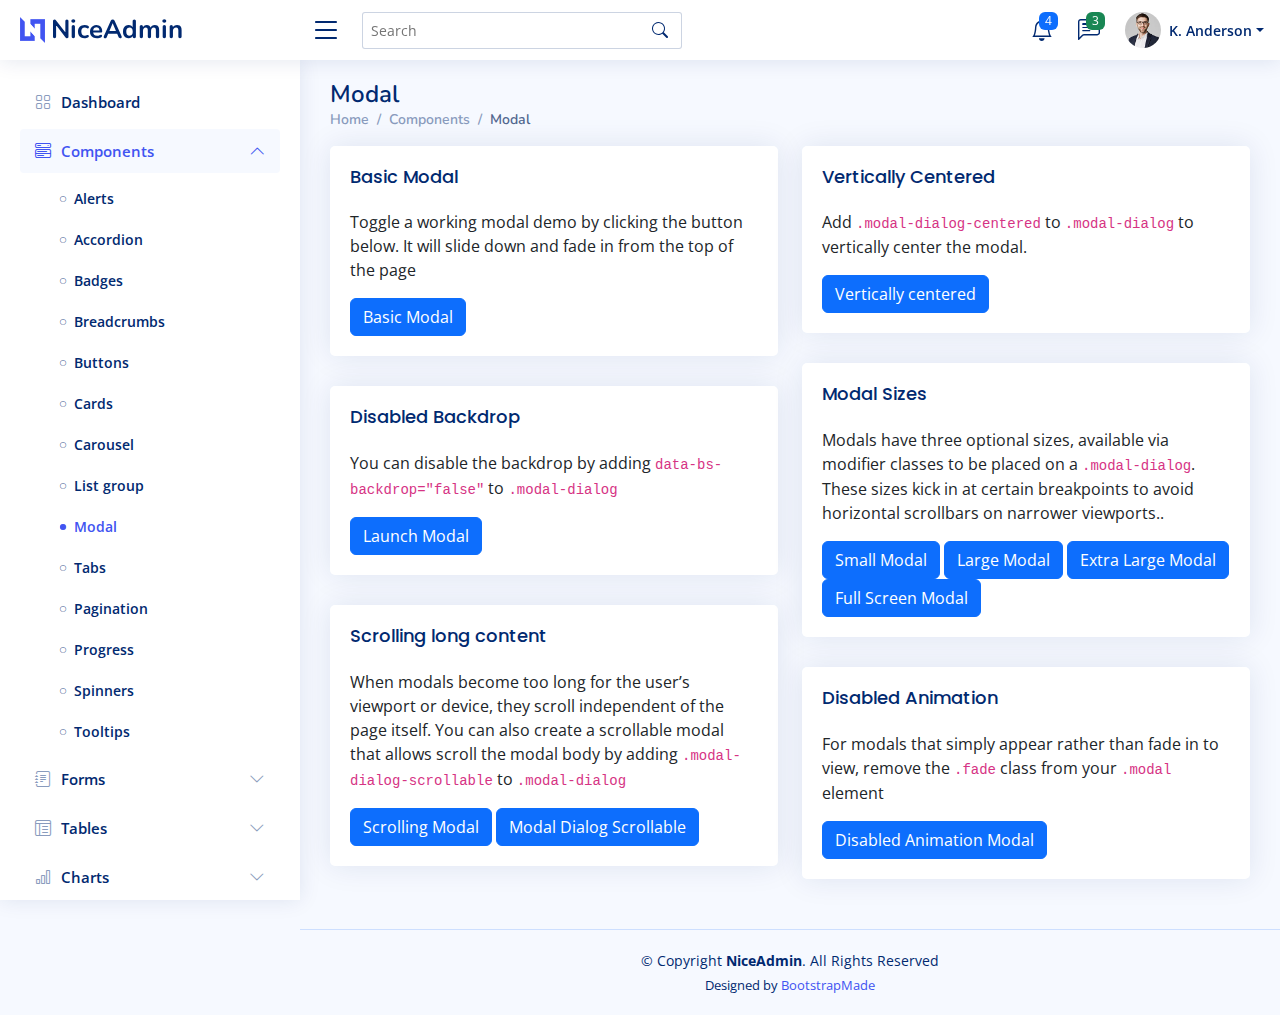
<file: components-modal.html>
<!DOCTYPE html>
<html lang="en">

<head>
  <meta charset="utf-8">
  <meta content="width=device-width, initial-scale=1.0" name="viewport">

  <title>Components / Modal - NiceAdmin Bootstrap Template</title>
  <meta content="" name="description">
  <meta content="" name="keywords">

  <!-- Favicons -->
  <link href="assets/img/favicon.png" rel="icon">
  <link href="assets/img/apple-touch-icon.png" rel="apple-touch-icon">

  <!-- Google Fonts -->
  <link href="https://fonts.gstatic.com" rel="preconnect">
  <link href="https://fonts.googleapis.com/css?family=Open+Sans:300,300i,400,400i,600,600i,700,700i|Nunito:300,300i,400,400i,600,600i,700,700i|Poppins:300,300i,400,400i,500,500i,600,600i,700,700i" rel="stylesheet">

  <!-- Vendor CSS Files -->
  <link href="assets/vendor/bootstrap/css/bootstrap.min.css" rel="stylesheet">
  <link href="assets/vendor/bootstrap-icons/bootstrap-icons.css" rel="stylesheet">
  <link href="assets/vendor/boxicons/css/boxicons.min.css" rel="stylesheet">
  <link href="assets/vendor/quill/quill.snow.css" rel="stylesheet">
  <link href="assets/vendor/quill/quill.bubble.css" rel="stylesheet">
  <link href="assets/vendor/remixicon/remixicon.css" rel="stylesheet">
  <link href="assets/vendor/simple-datatables/style.css" rel="stylesheet">

  <!-- Template Main CSS File -->
  <link href="assets/css/style.css" rel="stylesheet">

  <!-- =======================================================
  * Template Name: NiceAdmin
  * Updated: Aug 30 2023 with Bootstrap v5.3.1
  * Template URL: https://bootstrapmade.com/nice-admin-bootstrap-admin-html-template/
  * Author: BootstrapMade.com
  * License: https://bootstrapmade.com/license/
  ======================================================== -->
</head>

<body>

  <!-- ======= Header ======= -->
  <header id="header" class="header fixed-top d-flex align-items-center">

    <div class="d-flex align-items-center justify-content-between">
      <a href="index.html" class="logo d-flex align-items-center">
        <img src="assets/img/logo.png" alt="">
        <span class="d-none d-lg-block">NiceAdmin</span>
      </a>
      <i class="bi bi-list toggle-sidebar-btn"></i>
    </div><!-- End Logo -->

    <div class="search-bar">
      <form class="search-form d-flex align-items-center" method="POST" action="#">
        <input type="text" name="query" placeholder="Search" title="Enter search keyword">
        <button type="submit" title="Search"><i class="bi bi-search"></i></button>
      </form>
    </div><!-- End Search Bar -->

    <nav class="header-nav ms-auto">
      <ul class="d-flex align-items-center">

        <li class="nav-item d-block d-lg-none">
          <a class="nav-link nav-icon search-bar-toggle " href="#">
            <i class="bi bi-search"></i>
          </a>
        </li><!-- End Search Icon-->

        <li class="nav-item dropdown">

          <a class="nav-link nav-icon" href="#" data-bs-toggle="dropdown">
            <i class="bi bi-bell"></i>
            <span class="badge bg-primary badge-number">4</span>
          </a><!-- End Notification Icon -->

          <ul class="dropdown-menu dropdown-menu-end dropdown-menu-arrow notifications">
            <li class="dropdown-header">
              You have 4 new notifications
              <a href="#"><span class="badge rounded-pill bg-primary p-2 ms-2">View all</span></a>
            </li>
            <li>
              <hr class="dropdown-divider">
            </li>

            <li class="notification-item">
              <i class="bi bi-exclamation-circle text-warning"></i>
              <div>
                <h4>Lorem Ipsum</h4>
                <p>Quae dolorem earum veritatis oditseno</p>
                <p>30 min. ago</p>
              </div>
            </li>

            <li>
              <hr class="dropdown-divider">
            </li>

            <li class="notification-item">
              <i class="bi bi-x-circle text-danger"></i>
              <div>
                <h4>Atque rerum nesciunt</h4>
                <p>Quae dolorem earum veritatis oditseno</p>
                <p>1 hr. ago</p>
              </div>
            </li>

            <li>
              <hr class="dropdown-divider">
            </li>

            <li class="notification-item">
              <i class="bi bi-check-circle text-success"></i>
              <div>
                <h4>Sit rerum fuga</h4>
                <p>Quae dolorem earum veritatis oditseno</p>
                <p>2 hrs. ago</p>
              </div>
            </li>

            <li>
              <hr class="dropdown-divider">
            </li>

            <li class="notification-item">
              <i class="bi bi-info-circle text-primary"></i>
              <div>
                <h4>Dicta reprehenderit</h4>
                <p>Quae dolorem earum veritatis oditseno</p>
                <p>4 hrs. ago</p>
              </div>
            </li>

            <li>
              <hr class="dropdown-divider">
            </li>
            <li class="dropdown-footer">
              <a href="#">Show all notifications</a>
            </li>

          </ul><!-- End Notification Dropdown Items -->

        </li><!-- End Notification Nav -->

        <li class="nav-item dropdown">

          <a class="nav-link nav-icon" href="#" data-bs-toggle="dropdown">
            <i class="bi bi-chat-left-text"></i>
            <span class="badge bg-success badge-number">3</span>
          </a><!-- End Messages Icon -->

          <ul class="dropdown-menu dropdown-menu-end dropdown-menu-arrow messages">
            <li class="dropdown-header">
              You have 3 new messages
              <a href="#"><span class="badge rounded-pill bg-primary p-2 ms-2">View all</span></a>
            </li>
            <li>
              <hr class="dropdown-divider">
            </li>

            <li class="message-item">
              <a href="#">
                <img src="assets/img/messages-1.jpg" alt="" class="rounded-circle">
                <div>
                  <h4>Maria Hudson</h4>
                  <p>Velit asperiores et ducimus soluta repudiandae labore officia est ut...</p>
                  <p>4 hrs. ago</p>
                </div>
              </a>
            </li>
            <li>
              <hr class="dropdown-divider">
            </li>

            <li class="message-item">
              <a href="#">
                <img src="assets/img/messages-2.jpg" alt="" class="rounded-circle">
                <div>
                  <h4>Anna Nelson</h4>
                  <p>Velit asperiores et ducimus soluta repudiandae labore officia est ut...</p>
                  <p>6 hrs. ago</p>
                </div>
              </a>
            </li>
            <li>
              <hr class="dropdown-divider">
            </li>

            <li class="message-item">
              <a href="#">
                <img src="assets/img/messages-3.jpg" alt="" class="rounded-circle">
                <div>
                  <h4>David Muldon</h4>
                  <p>Velit asperiores et ducimus soluta repudiandae labore officia est ut...</p>
                  <p>8 hrs. ago</p>
                </div>
              </a>
            </li>
            <li>
              <hr class="dropdown-divider">
            </li>

            <li class="dropdown-footer">
              <a href="#">Show all messages</a>
            </li>

          </ul><!-- End Messages Dropdown Items -->

        </li><!-- End Messages Nav -->

        <li class="nav-item dropdown pe-3">

          <a class="nav-link nav-profile d-flex align-items-center pe-0" href="#" data-bs-toggle="dropdown">
            <img src="assets/img/profile-img.jpg" alt="Profile" class="rounded-circle">
            <span class="d-none d-md-block dropdown-toggle ps-2">K. Anderson</span>
          </a><!-- End Profile Iamge Icon -->

          <ul class="dropdown-menu dropdown-menu-end dropdown-menu-arrow profile">
            <li class="dropdown-header">
              <h6>Kevin Anderson</h6>
              <span>Web Designer</span>
            </li>
            <li>
              <hr class="dropdown-divider">
            </li>

            <li>
              <a class="dropdown-item d-flex align-items-center" href="users-profile.html">
                <i class="bi bi-person"></i>
                <span>My Profile</span>
              </a>
            </li>
            <li>
              <hr class="dropdown-divider">
            </li>

            <li>
              <a class="dropdown-item d-flex align-items-center" href="users-profile.html">
                <i class="bi bi-gear"></i>
                <span>Account Settings</span>
              </a>
            </li>
            <li>
              <hr class="dropdown-divider">
            </li>

            <li>
              <a class="dropdown-item d-flex align-items-center" href="pages-faq.html">
                <i class="bi bi-question-circle"></i>
                <span>Need Help?</span>
              </a>
            </li>
            <li>
              <hr class="dropdown-divider">
            </li>

            <li>
              <a class="dropdown-item d-flex align-items-center" href="#">
                <i class="bi bi-box-arrow-right"></i>
                <span>Sign Out</span>
              </a>
            </li>

          </ul><!-- End Profile Dropdown Items -->
        </li><!-- End Profile Nav -->

      </ul>
    </nav><!-- End Icons Navigation -->

  </header><!-- End Header -->

  <!-- ======= Sidebar ======= -->
  <aside id="sidebar" class="sidebar">

    <ul class="sidebar-nav" id="sidebar-nav">

      <li class="nav-item">
        <a class="nav-link collapsed" href="index.html">
          <i class="bi bi-grid"></i>
          <span>Dashboard</span>
        </a>
      </li><!-- End Dashboard Nav -->

      <li class="nav-item">
        <a class="nav-link " data-bs-target="#components-nav" data-bs-toggle="collapse" href="#">
          <i class="bi bi-menu-button-wide"></i><span>Components</span><i class="bi bi-chevron-down ms-auto"></i>
        </a>
        <ul id="components-nav" class="nav-content collapse show" data-bs-parent="#sidebar-nav">
          <li>
            <a href="components-alerts.html">
              <i class="bi bi-circle"></i><span>Alerts</span>
            </a>
          </li>
          <li>
            <a href="components-accordion.html">
              <i class="bi bi-circle"></i><span>Accordion</span>
            </a>
          </li>
          <li>
            <a href="components-badges.html">
              <i class="bi bi-circle"></i><span>Badges</span>
            </a>
          </li>
          <li>
            <a href="components-breadcrumbs.html">
              <i class="bi bi-circle"></i><span>Breadcrumbs</span>
            </a>
          </li>
          <li>
            <a href="components-buttons.html">
              <i class="bi bi-circle"></i><span>Buttons</span>
            </a>
          </li>
          <li>
            <a href="components-cards.html">
              <i class="bi bi-circle"></i><span>Cards</span>
            </a>
          </li>
          <li>
            <a href="components-carousel.html">
              <i class="bi bi-circle"></i><span>Carousel</span>
            </a>
          </li>
          <li>
            <a href="components-list-group.html">
              <i class="bi bi-circle"></i><span>List group</span>
            </a>
          </li>
          <li>
            <a href="components-modal.html" class="active">
              <i class="bi bi-circle"></i><span>Modal</span>
            </a>
          </li>
          <li>
            <a href="components-tabs.html">
              <i class="bi bi-circle"></i><span>Tabs</span>
            </a>
          </li>
          <li>
            <a href="components-pagination.html">
              <i class="bi bi-circle"></i><span>Pagination</span>
            </a>
          </li>
          <li>
            <a href="components-progress.html">
              <i class="bi bi-circle"></i><span>Progress</span>
            </a>
          </li>
          <li>
            <a href="components-spinners.html">
              <i class="bi bi-circle"></i><span>Spinners</span>
            </a>
          </li>
          <li>
            <a href="components-tooltips.html">
              <i class="bi bi-circle"></i><span>Tooltips</span>
            </a>
          </li>
        </ul>
      </li><!-- End Components Nav -->

      <li class="nav-item">
        <a class="nav-link collapsed" data-bs-target="#forms-nav" data-bs-toggle="collapse" href="#">
          <i class="bi bi-journal-text"></i><span>Forms</span><i class="bi bi-chevron-down ms-auto"></i>
        </a>
        <ul id="forms-nav" class="nav-content collapse " data-bs-parent="#sidebar-nav">
          <li>
            <a href="forms-elements.html">
              <i class="bi bi-circle"></i><span>Form Elements</span>
            </a>
          </li>
          <li>
            <a href="forms-layouts.html">
              <i class="bi bi-circle"></i><span>Form Layouts</span>
            </a>
          </li>
          <li>
            <a href="forms-editors.html">
              <i class="bi bi-circle"></i><span>Form Editors</span>
            </a>
          </li>
          <li>
            <a href="forms-validation.html">
              <i class="bi bi-circle"></i><span>Form Validation</span>
            </a>
          </li>
        </ul>
      </li><!-- End Forms Nav -->

      <li class="nav-item">
        <a class="nav-link collapsed" data-bs-target="#tables-nav" data-bs-toggle="collapse" href="#">
          <i class="bi bi-layout-text-window-reverse"></i><span>Tables</span><i class="bi bi-chevron-down ms-auto"></i>
        </a>
        <ul id="tables-nav" class="nav-content collapse " data-bs-parent="#sidebar-nav">
          <li>
            <a href="tables-general.html">
              <i class="bi bi-circle"></i><span>General Tables</span>
            </a>
          </li>
          <li>
            <a href="tables-data.html">
              <i class="bi bi-circle"></i><span>Data Tables</span>
            </a>
          </li>
        </ul>
      </li><!-- End Tables Nav -->

      <li class="nav-item">
        <a class="nav-link collapsed" data-bs-target="#charts-nav" data-bs-toggle="collapse" href="#">
          <i class="bi bi-bar-chart"></i><span>Charts</span><i class="bi bi-chevron-down ms-auto"></i>
        </a>
        <ul id="charts-nav" class="nav-content collapse " data-bs-parent="#sidebar-nav">
          <li>
            <a href="charts-chartjs.html">
              <i class="bi bi-circle"></i><span>Chart.js</span>
            </a>
          </li>
          <li>
            <a href="charts-apexcharts.html">
              <i class="bi bi-circle"></i><span>ApexCharts</span>
            </a>
          </li>
          <li>
            <a href="charts-echarts.html">
              <i class="bi bi-circle"></i><span>ECharts</span>
            </a>
          </li>
        </ul>
      </li><!-- End Charts Nav -->

      <li class="nav-item">
        <a class="nav-link collapsed" data-bs-target="#icons-nav" data-bs-toggle="collapse" href="#">
          <i class="bi bi-gem"></i><span>Icons</span><i class="bi bi-chevron-down ms-auto"></i>
        </a>
        <ul id="icons-nav" class="nav-content collapse " data-bs-parent="#sidebar-nav">
          <li>
            <a href="icons-bootstrap.html">
              <i class="bi bi-circle"></i><span>Bootstrap Icons</span>
            </a>
          </li>
          <li>
            <a href="icons-remix.html">
              <i class="bi bi-circle"></i><span>Remix Icons</span>
            </a>
          </li>
          <li>
            <a href="icons-boxicons.html">
              <i class="bi bi-circle"></i><span>Boxicons</span>
            </a>
          </li>
        </ul>
      </li><!-- End Icons Nav -->

      <li class="nav-heading">Pages</li>

      <li class="nav-item">
        <a class="nav-link collapsed" href="users-profile.html">
          <i class="bi bi-person"></i>
          <span>Profile</span>
        </a>
      </li><!-- End Profile Page Nav -->

      <li class="nav-item">
        <a class="nav-link collapsed" href="pages-faq.html">
          <i class="bi bi-question-circle"></i>
          <span>F.A.Q</span>
        </a>
      </li><!-- End F.A.Q Page Nav -->

      <li class="nav-item">
        <a class="nav-link collapsed" href="pages-contact.html">
          <i class="bi bi-envelope"></i>
          <span>Contact</span>
        </a>
      </li><!-- End Contact Page Nav -->

      <li class="nav-item">
        <a class="nav-link collapsed" href="pages-register.html">
          <i class="bi bi-card-list"></i>
          <span>Register</span>
        </a>
      </li><!-- End Register Page Nav -->

      <li class="nav-item">
        <a class="nav-link collapsed" href="pages-login.html">
          <i class="bi bi-box-arrow-in-right"></i>
          <span>Login</span>
        </a>
      </li><!-- End Login Page Nav -->

      <li class="nav-item">
        <a class="nav-link collapsed" href="pages-error-404.html">
          <i class="bi bi-dash-circle"></i>
          <span>Error 404</span>
        </a>
      </li><!-- End Error 404 Page Nav -->

      <li class="nav-item">
        <a class="nav-link collapsed" href="pages-blank.html">
          <i class="bi bi-file-earmark"></i>
          <span>Blank</span>
        </a>
      </li><!-- End Blank Page Nav -->

    </ul>

  </aside><!-- End Sidebar-->

  <main id="main" class="main">

    <div class="pagetitle">
      <h1>Modal</h1>
      <nav>
        <ol class="breadcrumb">
          <li class="breadcrumb-item"><a href="index.html">Home</a></li>
          <li class="breadcrumb-item">Components</li>
          <li class="breadcrumb-item active">Modal</li>
        </ol>
      </nav>
    </div><!-- End Page Title -->

    <section class="section">
      <div class="row">
        <div class="col-lg-6">

          <div class="card">
            <div class="card-body">
              <h5 class="card-title">Basic Modal</h5>
              <p>Toggle a working modal demo by clicking the button below. It will slide down and fade in from the top of the page</p>

              <!-- Basic Modal -->
              <button type="button" class="btn btn-primary" data-bs-toggle="modal" data-bs-target="#basicModal">
                Basic Modal
              </button>
              <div class="modal fade" id="basicModal" tabindex="-1">
                <div class="modal-dialog">
                  <div class="modal-content">
                    <div class="modal-header">
                      <h5 class="modal-title">Basic Modal</h5>
                      <button type="button" class="btn-close" data-bs-dismiss="modal" aria-label="Close"></button>
                    </div>
                    <div class="modal-body">
                      Non omnis incidunt qui sed occaecati magni asperiores est mollitia. Soluta at et reprehenderit. Placeat autem numquam et fuga numquam. Tempora in facere consequatur sit dolor ipsum. Consequatur nemo amet incidunt est facilis. Dolorem neque recusandae quo sit molestias sint dignissimos.
                    </div>
                    <div class="modal-footer">
                      <button type="button" class="btn btn-secondary" data-bs-dismiss="modal">Close</button>
                      <button type="button" class="btn btn-primary">Save changes</button>
                    </div>
                  </div>
                </div>
              </div><!-- End Basic Modal-->

            </div>
          </div>

          <div class="card">
            <div class="card-body">
              <h5 class="card-title">Disabled Backdrop</h5>
              <p>You can disable the backdrop by adding <code>data-bs-backdrop="false"</code> to <code>.modal-dialog</code></p>

              <!-- Disabled Backdrop Modal -->
              <button type="button" class="btn btn-primary" data-bs-toggle="modal" data-bs-target="#disablebackdrop">
                Launch Modal
              </button>
              <div class="modal fade" id="disablebackdrop" tabindex="-1" data-bs-backdrop="false">
                <div class="modal-dialog">
                  <div class="modal-content">
                    <div class="modal-header">
                      <h5 class="modal-title">Disabled Backdrop</h5>
                      <button type="button" class="btn-close" data-bs-dismiss="modal" aria-label="Close"></button>
                    </div>
                    <div class="modal-body">
                      Non omnis incidunt qui sed occaecati magni asperiores est mollitia. Soluta at et reprehenderit. Placeat autem numquam et fuga numquam. Tempora in facere consequatur sit dolor ipsum. Consequatur nemo amet incidunt est facilis. Dolorem neque recusandae quo sit molestias sint dignissimos.
                    </div>
                    <div class="modal-footer">
                      <button type="button" class="btn btn-secondary" data-bs-dismiss="modal">Close</button>
                      <button type="button" class="btn btn-primary">Save changes</button>
                    </div>
                  </div>
                </div>
              </div><!-- End Disabled Backdrop Modal-->

            </div>
          </div>

          <div class="card">
            <div class="card-body">
              <h5 class="card-title">Scrolling long content</h5>
              <p>When modals become too long for the user’s viewport or device, they scroll independent of the page itself. You can also create a scrollable modal that allows scroll the modal body by adding <code>.modal-dialog-scrollable</code> to <code>.modal-dialog</code></p>

              <!-- Scrolling Modal -->
              <button type="button" class="btn btn-primary" data-bs-toggle="modal" data-bs-target="#scrollingModal">
                Scrolling Modal
              </button>
              <div class="modal fade" id="scrollingModal" tabindex="-1">
                <div class="modal-dialog">
                  <div class="modal-content">
                    <div class="modal-header">
                      <h5 class="modal-title">Scrolling Modal</h5>
                      <button type="button" class="btn-close" data-bs-dismiss="modal" aria-label="Close"></button>
                    </div>
                    <div class="modal-body" style="min-height: 1500px;">
                      Non omnis incidunt qui sed occaecati magni asperiores est mollitia. Soluta at et reprehenderit. Placeat autem numquam et fuga numquam. Tempora in facere consequatur sit dolor ipsum. Consequatur nemo amet incidunt est facilis. Dolorem neque recusandae quo sit molestias sint dignissimos.
                    </div>
                    <div class="modal-footer">
                      <button type="button" class="btn btn-secondary" data-bs-dismiss="modal">Close</button>
                      <button type="button" class="btn btn-primary">Save changes</button>
                    </div>
                  </div>
                </div>
              </div><!-- End Scrolling Modal-->

              <!-- Modal Dialog Scrollable -->
              <button type="button" class="btn btn-primary" data-bs-toggle="modal" data-bs-target="#modalDialogScrollable">
                Modal Dialog Scrollable
              </button>
              <div class="modal fade" id="modalDialogScrollable" tabindex="-1">
                <div class="modal-dialog modal-dialog-scrollable">
                  <div class="modal-content">
                    <div class="modal-header">
                      <h5 class="modal-title">Modal Dialog Scrollable</h5>
                      <button type="button" class="btn-close" data-bs-dismiss="modal" aria-label="Close"></button>
                    </div>
                    <div class="modal-body">
                      Non omnis incidunt qui sed occaecati magni asperiores est mollitia. Soluta at et reprehenderit. Placeat autem numquam et fuga numquam. Tempora in facere consequatur sit dolor ipsum. Consequatur nemo amet incidunt est facilis. Dolorem neque recusandae quo sit molestias sint dignissimos.
                      <br><br><br><br><br><br><br><br><br><br><br><br><br><br><br><br><br><br><br><br><br><br><br><br><br><br><br><br><br><br><br><br><br><br><br><br><br><br><br><br>
                      This content should appear at the bottom after you scroll.
                    </div>
                    <div class="modal-footer">
                      <button type="button" class="btn btn-secondary" data-bs-dismiss="modal">Close</button>
                      <button type="button" class="btn btn-primary">Save changes</button>
                    </div>
                  </div>
                </div>
              </div><!-- End Modal Dialog Scrollable-->

            </div>
          </div>

        </div>

        <div class="col-lg-6">

          <div class="card">
            <div class="card-body">
              <h5 class="card-title">Vertically Centered</h5>
              <p>Add <code>.modal-dialog-centered</code> to <code>.modal-dialog</code> to vertically center the modal.</p>

              <!-- Vertically centered Modal -->
              <button type="button" class="btn btn-primary" data-bs-toggle="modal" data-bs-target="#verticalycentered">
                Vertically centered
              </button>
              <div class="modal fade" id="verticalycentered" tabindex="-1">
                <div class="modal-dialog modal-dialog-centered">
                  <div class="modal-content">
                    <div class="modal-header">
                      <h5 class="modal-title">Vertically Centered</h5>
                      <button type="button" class="btn-close" data-bs-dismiss="modal" aria-label="Close"></button>
                    </div>
                    <div class="modal-body">
                      Non omnis incidunt qui sed occaecati magni asperiores est mollitia. Soluta at et reprehenderit. Placeat autem numquam et fuga numquam. Tempora in facere consequatur sit dolor ipsum. Consequatur nemo amet incidunt est facilis. Dolorem neque recusandae quo sit molestias sint dignissimos.
                    </div>
                    <div class="modal-footer">
                      <button type="button" class="btn btn-secondary" data-bs-dismiss="modal">Close</button>
                      <button type="button" class="btn btn-primary">Save changes</button>
                    </div>
                  </div>
                </div>
              </div><!-- End Vertically centered Modal-->

            </div>
          </div>

          <div class="card">
            <div class="card-body">
              <h5 class="card-title">Modal Sizes</h5>
              <p>Modals have three optional sizes, available via modifier classes to be placed on a <code>.modal-dialog</code>. These sizes kick in at certain breakpoints to avoid horizontal scrollbars on narrower viewports..</p>

              <!-- Small Modal -->
              <button type="button" class="btn btn-primary" data-bs-toggle="modal" data-bs-target="#smallModal">
                Small Modal
              </button>

              <div class="modal fade" id="smallModal" tabindex="-1">
                <div class="modal-dialog modal-sm">
                  <div class="modal-content">
                    <div class="modal-header">
                      <h5 class="modal-title">Small Modal</h5>
                      <button type="button" class="btn-close" data-bs-dismiss="modal" aria-label="Close"></button>
                    </div>
                    <div class="modal-body">
                      Non omnis incidunt qui sed occaecati magni asperiores est mollitia. Soluta at et reprehenderit. Placeat autem numquam et fuga numquam. Tempora in facere consequatur sit dolor ipsum. Consequatur nemo amet incidunt est facilis. Dolorem neque recusandae quo sit molestias sint dignissimos.
                    </div>
                    <div class="modal-footer">
                      <button type="button" class="btn btn-secondary" data-bs-dismiss="modal">Close</button>
                      <button type="button" class="btn btn-primary">Save changes</button>
                    </div>
                  </div>
                </div>
              </div><!-- End Small Modal-->

              <!-- Large Modal -->
              <button type="button" class="btn btn-primary" data-bs-toggle="modal" data-bs-target="#largeModal">
                Large Modal
              </button>

              <div class="modal fade" id="largeModal" tabindex="-1">
                <div class="modal-dialog modal-lg">
                  <div class="modal-content">
                    <div class="modal-header">
                      <h5 class="modal-title">Large Modal</h5>
                      <button type="button" class="btn-close" data-bs-dismiss="modal" aria-label="Close"></button>
                    </div>
                    <div class="modal-body">
                      Non omnis incidunt qui sed occaecati magni asperiores est mollitia. Soluta at et reprehenderit. Placeat autem numquam et fuga numquam. Tempora in facere consequatur sit dolor ipsum. Consequatur nemo amet incidunt est facilis. Dolorem neque recusandae quo sit molestias sint dignissimos.
                    </div>
                    <div class="modal-footer">
                      <button type="button" class="btn btn-secondary" data-bs-dismiss="modal">Close</button>
                      <button type="button" class="btn btn-primary">Save changes</button>
                    </div>
                  </div>
                </div>
              </div><!-- End Large Modal-->

              <!-- Extra Large Modal -->
              <button type="button" class="btn btn-primary" data-bs-toggle="modal" data-bs-target="#ExtralargeModal">
                Extra Large Modal
              </button>

              <div class="modal fade" id="ExtralargeModal" tabindex="-1">
                <div class="modal-dialog modal-xl">
                  <div class="modal-content">
                    <div class="modal-header">
                      <h5 class="modal-title">Extra Large Modal</h5>
                      <button type="button" class="btn-close" data-bs-dismiss="modal" aria-label="Close"></button>
                    </div>
                    <div class="modal-body">
                      Non omnis incidunt qui sed occaecati magni asperiores est mollitia. Soluta at et reprehenderit. Placeat autem numquam et fuga numquam. Tempora in facere consequatur sit dolor ipsum. Consequatur nemo amet incidunt est facilis. Dolorem neque recusandae quo sit molestias sint dignissimos.
                    </div>
                    <div class="modal-footer">
                      <button type="button" class="btn btn-secondary" data-bs-dismiss="modal">Close</button>
                      <button type="button" class="btn btn-primary">Save changes</button>
                    </div>
                  </div>
                </div>
              </div><!-- End Extra Large Modal-->

              <!-- Full Screen Modal -->
              <button type="button" class="btn btn-primary" data-bs-toggle="modal" data-bs-target="#fullscreenModal">
                Full Screen Modal
              </button>

              <div class="modal fade" id="fullscreenModal" tabindex="-1">
                <div class="modal-dialog modal-fullscreen">
                  <div class="modal-content">
                    <div class="modal-header">
                      <h5 class="modal-title">Full Screen Modal</h5>
                      <button type="button" class="btn-close" data-bs-dismiss="modal" aria-label="Close"></button>
                    </div>
                    <div class="modal-body">
                      Non omnis incidunt qui sed occaecati magni asperiores est mollitia. Soluta at et reprehenderit. Placeat autem numquam et fuga numquam. Tempora in facere consequatur sit dolor ipsum. Consequatur nemo amet incidunt est facilis. Dolorem neque recusandae quo sit molestias sint dignissimos.
                    </div>
                    <div class="modal-footer">
                      <button type="button" class="btn btn-secondary" data-bs-dismiss="modal">Close</button>
                      <button type="button" class="btn btn-primary">Save changes</button>
                    </div>
                  </div>
                </div>
              </div><!-- End Full Screen Modal-->

            </div>
          </div>

          <div class="card">
            <div class="card-body">
              <h5 class="card-title">Disabled Animation</h5>
              <p>For modals that simply appear rather than fade in to view, remove the <code>.fade</code> class from your <code>.modal</code> element </p>

              <!-- Disabled Animation Modal -->
              <button type="button" class="btn btn-primary" data-bs-toggle="modal" data-bs-target="#disabledAnimation">
                Disabled Animation Modal
              </button>
              <div class="modal" id="disabledAnimation" tabindex="-1">
                <div class="modal-dialog">
                  <div class="modal-content">
                    <div class="modal-header">
                      <h5 class="modal-title">Disabled Animation Modal</h5>
                      <button type="button" class="btn-close" data-bs-dismiss="modal" aria-label="Close"></button>
                    </div>
                    <div class="modal-body">
                      Non omnis incidunt qui sed occaecati magni asperiores est mollitia. Soluta at et reprehenderit. Placeat autem numquam et fuga numquam. Tempora in facere consequatur sit dolor ipsum. Consequatur nemo amet incidunt est facilis. Dolorem neque recusandae quo sit molestias sint dignissimos.
                    </div>
                    <div class="modal-footer">
                      <button type="button" class="btn btn-secondary" data-bs-dismiss="modal">Close</button>
                      <button type="button" class="btn btn-primary">Save changes</button>
                    </div>
                  </div>
                </div>
              </div><!-- End Disabled Animation Modal-->

            </div>
          </div>

        </div>
      </div>
    </section>

  </main><!-- End #main -->

  <!-- ======= Footer ======= -->
  <footer id="footer" class="footer">
    <div class="copyright">
      &copy; Copyright <strong><span>NiceAdmin</span></strong>. All Rights Reserved
    </div>
    <div class="credits">
      <!-- All the links in the footer should remain intact. -->
      <!-- You can delete the links only if you purchased the pro version. -->
      <!-- Licensing information: https://bootstrapmade.com/license/ -->
      <!-- Purchase the pro version with working PHP/AJAX contact form: https://bootstrapmade.com/nice-admin-bootstrap-admin-html-template/ -->
      Designed by <a href="https://bootstrapmade.com/">BootstrapMade</a>
    </div>
  </footer><!-- End Footer -->

  <a href="#" class="back-to-top d-flex align-items-center justify-content-center"><i class="bi bi-arrow-up-short"></i></a>

  <!-- Vendor JS Files -->
  <script src="assets/vendor/apexcharts/apexcharts.min.js"></script>
  <script src="assets/vendor/bootstrap/js/bootstrap.bundle.min.js"></script>
  <script src="assets/vendor/chart.js/chart.umd.js"></script>
  <script src="assets/vendor/echarts/echarts.min.js"></script>
  <script src="assets/vendor/quill/quill.min.js"></script>
  <script src="assets/vendor/simple-datatables/simple-datatables.js"></script>
  <script src="assets/vendor/tinymce/tinymce.min.js"></script>
  <script src="assets/vendor/php-email-form/validate.js"></script>

  <!-- Template Main JS File -->
  <script src="assets/js/main.js"></script>

</body>

</html>
</file>
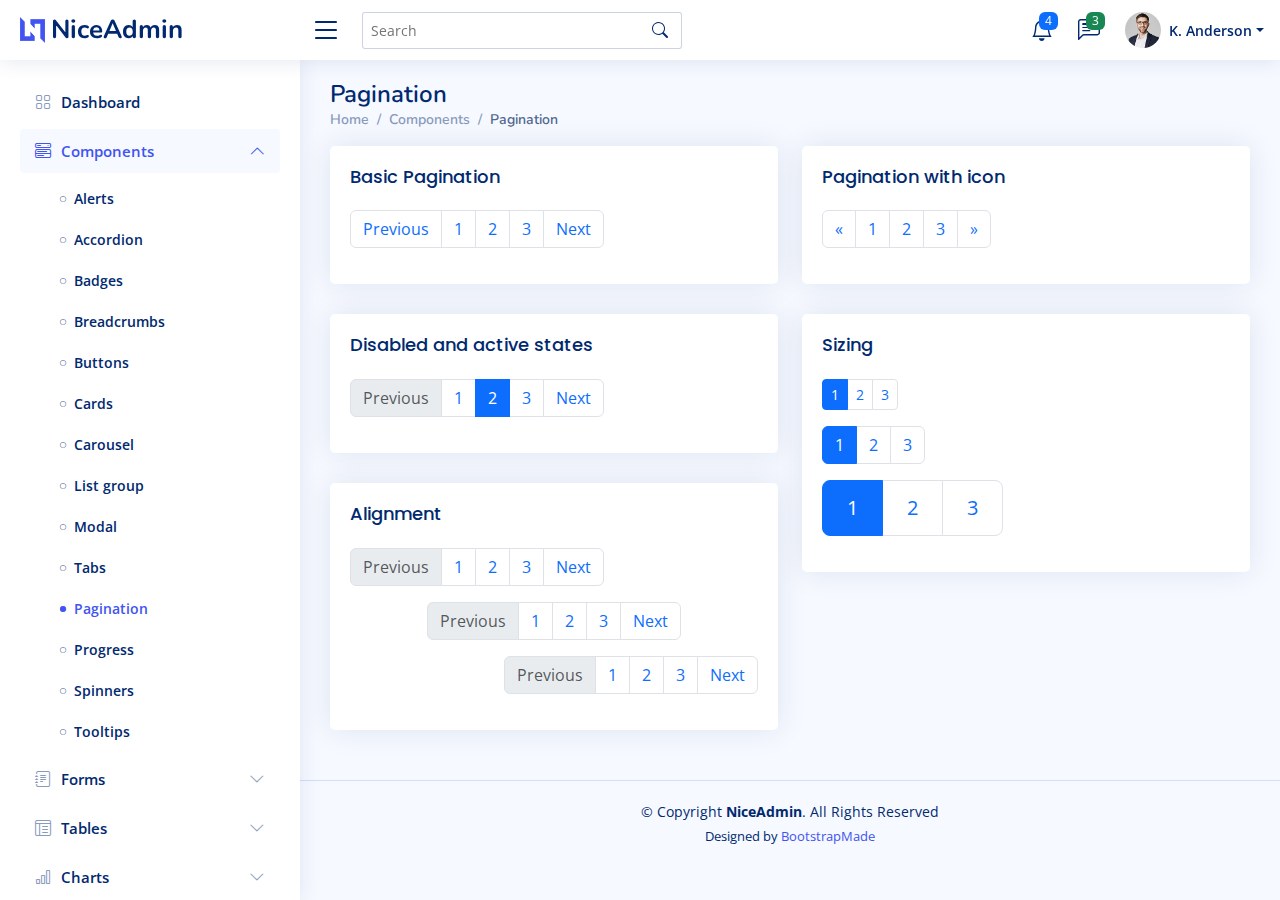
<file: components-pagination.html>
<!DOCTYPE html>
<html lang="en">

<head>
  <meta charset="utf-8">
  <meta content="width=device-width, initial-scale=1.0" name="viewport">

  <title>Components / Pagination - NiceAdmin Bootstrap Template</title>
  <meta content="" name="description">
  <meta content="" name="keywords">

  <!-- Favicons -->
  <link href="assets/img/favicon.png" rel="icon">
  <link href="assets/img/apple-touch-icon.png" rel="apple-touch-icon">

  <!-- Google Fonts -->
  <link href="https://fonts.gstatic.com" rel="preconnect">
  <link href="https://fonts.googleapis.com/css?family=Open+Sans:300,300i,400,400i,600,600i,700,700i|Nunito:300,300i,400,400i,600,600i,700,700i|Poppins:300,300i,400,400i,500,500i,600,600i,700,700i" rel="stylesheet">

  <!-- Vendor CSS Files -->
  <link href="assets/vendor/bootstrap/css/bootstrap.min.css" rel="stylesheet">
  <link href="assets/vendor/bootstrap-icons/bootstrap-icons.css" rel="stylesheet">
  <link href="assets/vendor/boxicons/css/boxicons.min.css" rel="stylesheet">
  <link href="assets/vendor/quill/quill.snow.css" rel="stylesheet">
  <link href="assets/vendor/quill/quill.bubble.css" rel="stylesheet">
  <link href="assets/vendor/remixicon/remixicon.css" rel="stylesheet">
  <link href="assets/vendor/simple-datatables/style.css" rel="stylesheet">

  <!-- Template Main CSS File -->
  <link href="assets/css/style.css" rel="stylesheet">

  <!-- =======================================================
  * Template Name: NiceAdmin
  * Updated: Aug 30 2023 with Bootstrap v5.3.1
  * Template URL: https://bootstrapmade.com/nice-admin-bootstrap-admin-html-template/
  * Author: BootstrapMade.com
  * License: https://bootstrapmade.com/license/
  ======================================================== -->
</head>

<body>

  <!-- ======= Header ======= -->
  <header id="header" class="header fixed-top d-flex align-items-center">

    <div class="d-flex align-items-center justify-content-between">
      <a href="index.html" class="logo d-flex align-items-center">
        <img src="assets/img/logo.png" alt="">
        <span class="d-none d-lg-block">NiceAdmin</span>
      </a>
      <i class="bi bi-list toggle-sidebar-btn"></i>
    </div><!-- End Logo -->

    <div class="search-bar">
      <form class="search-form d-flex align-items-center" method="POST" action="#">
        <input type="text" name="query" placeholder="Search" title="Enter search keyword">
        <button type="submit" title="Search"><i class="bi bi-search"></i></button>
      </form>
    </div><!-- End Search Bar -->

    <nav class="header-nav ms-auto">
      <ul class="d-flex align-items-center">

        <li class="nav-item d-block d-lg-none">
          <a class="nav-link nav-icon search-bar-toggle " href="#">
            <i class="bi bi-search"></i>
          </a>
        </li><!-- End Search Icon-->

        <li class="nav-item dropdown">

          <a class="nav-link nav-icon" href="#" data-bs-toggle="dropdown">
            <i class="bi bi-bell"></i>
            <span class="badge bg-primary badge-number">4</span>
          </a><!-- End Notification Icon -->

          <ul class="dropdown-menu dropdown-menu-end dropdown-menu-arrow notifications">
            <li class="dropdown-header">
              You have 4 new notifications
              <a href="#"><span class="badge rounded-pill bg-primary p-2 ms-2">View all</span></a>
            </li>
            <li>
              <hr class="dropdown-divider">
            </li>

            <li class="notification-item">
              <i class="bi bi-exclamation-circle text-warning"></i>
              <div>
                <h4>Lorem Ipsum</h4>
                <p>Quae dolorem earum veritatis oditseno</p>
                <p>30 min. ago</p>
              </div>
            </li>

            <li>
              <hr class="dropdown-divider">
            </li>

            <li class="notification-item">
              <i class="bi bi-x-circle text-danger"></i>
              <div>
                <h4>Atque rerum nesciunt</h4>
                <p>Quae dolorem earum veritatis oditseno</p>
                <p>1 hr. ago</p>
              </div>
            </li>

            <li>
              <hr class="dropdown-divider">
            </li>

            <li class="notification-item">
              <i class="bi bi-check-circle text-success"></i>
              <div>
                <h4>Sit rerum fuga</h4>
                <p>Quae dolorem earum veritatis oditseno</p>
                <p>2 hrs. ago</p>
              </div>
            </li>

            <li>
              <hr class="dropdown-divider">
            </li>

            <li class="notification-item">
              <i class="bi bi-info-circle text-primary"></i>
              <div>
                <h4>Dicta reprehenderit</h4>
                <p>Quae dolorem earum veritatis oditseno</p>
                <p>4 hrs. ago</p>
              </div>
            </li>

            <li>
              <hr class="dropdown-divider">
            </li>
            <li class="dropdown-footer">
              <a href="#">Show all notifications</a>
            </li>

          </ul><!-- End Notification Dropdown Items -->

        </li><!-- End Notification Nav -->

        <li class="nav-item dropdown">

          <a class="nav-link nav-icon" href="#" data-bs-toggle="dropdown">
            <i class="bi bi-chat-left-text"></i>
            <span class="badge bg-success badge-number">3</span>
          </a><!-- End Messages Icon -->

          <ul class="dropdown-menu dropdown-menu-end dropdown-menu-arrow messages">
            <li class="dropdown-header">
              You have 3 new messages
              <a href="#"><span class="badge rounded-pill bg-primary p-2 ms-2">View all</span></a>
            </li>
            <li>
              <hr class="dropdown-divider">
            </li>

            <li class="message-item">
              <a href="#">
                <img src="assets/img/messages-1.jpg" alt="" class="rounded-circle">
                <div>
                  <h4>Maria Hudson</h4>
                  <p>Velit asperiores et ducimus soluta repudiandae labore officia est ut...</p>
                  <p>4 hrs. ago</p>
                </div>
              </a>
            </li>
            <li>
              <hr class="dropdown-divider">
            </li>

            <li class="message-item">
              <a href="#">
                <img src="assets/img/messages-2.jpg" alt="" class="rounded-circle">
                <div>
                  <h4>Anna Nelson</h4>
                  <p>Velit asperiores et ducimus soluta repudiandae labore officia est ut...</p>
                  <p>6 hrs. ago</p>
                </div>
              </a>
            </li>
            <li>
              <hr class="dropdown-divider">
            </li>

            <li class="message-item">
              <a href="#">
                <img src="assets/img/messages-3.jpg" alt="" class="rounded-circle">
                <div>
                  <h4>David Muldon</h4>
                  <p>Velit asperiores et ducimus soluta repudiandae labore officia est ut...</p>
                  <p>8 hrs. ago</p>
                </div>
              </a>
            </li>
            <li>
              <hr class="dropdown-divider">
            </li>

            <li class="dropdown-footer">
              <a href="#">Show all messages</a>
            </li>

          </ul><!-- End Messages Dropdown Items -->

        </li><!-- End Messages Nav -->

        <li class="nav-item dropdown pe-3">

          <a class="nav-link nav-profile d-flex align-items-center pe-0" href="#" data-bs-toggle="dropdown">
            <img src="assets/img/profile-img.jpg" alt="Profile" class="rounded-circle">
            <span class="d-none d-md-block dropdown-toggle ps-2">K. Anderson</span>
          </a><!-- End Profile Iamge Icon -->

          <ul class="dropdown-menu dropdown-menu-end dropdown-menu-arrow profile">
            <li class="dropdown-header">
              <h6>Kevin Anderson</h6>
              <span>Web Designer</span>
            </li>
            <li>
              <hr class="dropdown-divider">
            </li>

            <li>
              <a class="dropdown-item d-flex align-items-center" href="users-profile.html">
                <i class="bi bi-person"></i>
                <span>My Profile</span>
              </a>
            </li>
            <li>
              <hr class="dropdown-divider">
            </li>

            <li>
              <a class="dropdown-item d-flex align-items-center" href="users-profile.html">
                <i class="bi bi-gear"></i>
                <span>Account Settings</span>
              </a>
            </li>
            <li>
              <hr class="dropdown-divider">
            </li>

            <li>
              <a class="dropdown-item d-flex align-items-center" href="pages-faq.html">
                <i class="bi bi-question-circle"></i>
                <span>Need Help?</span>
              </a>
            </li>
            <li>
              <hr class="dropdown-divider">
            </li>

            <li>
              <a class="dropdown-item d-flex align-items-center" href="#">
                <i class="bi bi-box-arrow-right"></i>
                <span>Sign Out</span>
              </a>
            </li>

          </ul><!-- End Profile Dropdown Items -->
        </li><!-- End Profile Nav -->

      </ul>
    </nav><!-- End Icons Navigation -->

  </header><!-- End Header -->

  <!-- ======= Sidebar ======= -->
  <aside id="sidebar" class="sidebar">

    <ul class="sidebar-nav" id="sidebar-nav">

      <li class="nav-item">
        <a class="nav-link collapsed" href="index.html">
          <i class="bi bi-grid"></i>
          <span>Dashboard</span>
        </a>
      </li><!-- End Dashboard Nav -->

      <li class="nav-item">
        <a class="nav-link " data-bs-target="#components-nav" data-bs-toggle="collapse" href="#">
          <i class="bi bi-menu-button-wide"></i><span>Components</span><i class="bi bi-chevron-down ms-auto"></i>
        </a>
        <ul id="components-nav" class="nav-content collapse show" data-bs-parent="#sidebar-nav">
          <li>
            <a href="components-alerts.html">
              <i class="bi bi-circle"></i><span>Alerts</span>
            </a>
          </li>
          <li>
            <a href="components-accordion.html">
              <i class="bi bi-circle"></i><span>Accordion</span>
            </a>
          </li>
          <li>
            <a href="components-badges.html">
              <i class="bi bi-circle"></i><span>Badges</span>
            </a>
          </li>
          <li>
            <a href="components-breadcrumbs.html">
              <i class="bi bi-circle"></i><span>Breadcrumbs</span>
            </a>
          </li>
          <li>
            <a href="components-buttons.html">
              <i class="bi bi-circle"></i><span>Buttons</span>
            </a>
          </li>
          <li>
            <a href="components-cards.html">
              <i class="bi bi-circle"></i><span>Cards</span>
            </a>
          </li>
          <li>
            <a href="components-carousel.html">
              <i class="bi bi-circle"></i><span>Carousel</span>
            </a>
          </li>
          <li>
            <a href="components-list-group.html">
              <i class="bi bi-circle"></i><span>List group</span>
            </a>
          </li>
          <li>
            <a href="components-modal.html">
              <i class="bi bi-circle"></i><span>Modal</span>
            </a>
          </li>
          <li>
            <a href="components-tabs.html">
              <i class="bi bi-circle"></i><span>Tabs</span>
            </a>
          </li>
          <li>
            <a href="components-pagination.html" class="active">
              <i class="bi bi-circle"></i><span>Pagination</span>
            </a>
          </li>
          <li>
            <a href="components-progress.html">
              <i class="bi bi-circle"></i><span>Progress</span>
            </a>
          </li>
          <li>
            <a href="components-spinners.html">
              <i class="bi bi-circle"></i><span>Spinners</span>
            </a>
          </li>
          <li>
            <a href="components-tooltips.html">
              <i class="bi bi-circle"></i><span>Tooltips</span>
            </a>
          </li>
        </ul>
      </li><!-- End Components Nav -->

      <li class="nav-item">
        <a class="nav-link collapsed" data-bs-target="#forms-nav" data-bs-toggle="collapse" href="#">
          <i class="bi bi-journal-text"></i><span>Forms</span><i class="bi bi-chevron-down ms-auto"></i>
        </a>
        <ul id="forms-nav" class="nav-content collapse " data-bs-parent="#sidebar-nav">
          <li>
            <a href="forms-elements.html">
              <i class="bi bi-circle"></i><span>Form Elements</span>
            </a>
          </li>
          <li>
            <a href="forms-layouts.html">
              <i class="bi bi-circle"></i><span>Form Layouts</span>
            </a>
          </li>
          <li>
            <a href="forms-editors.html">
              <i class="bi bi-circle"></i><span>Form Editors</span>
            </a>
          </li>
          <li>
            <a href="forms-validation.html">
              <i class="bi bi-circle"></i><span>Form Validation</span>
            </a>
          </li>
        </ul>
      </li><!-- End Forms Nav -->

      <li class="nav-item">
        <a class="nav-link collapsed" data-bs-target="#tables-nav" data-bs-toggle="collapse" href="#">
          <i class="bi bi-layout-text-window-reverse"></i><span>Tables</span><i class="bi bi-chevron-down ms-auto"></i>
        </a>
        <ul id="tables-nav" class="nav-content collapse " data-bs-parent="#sidebar-nav">
          <li>
            <a href="tables-general.html">
              <i class="bi bi-circle"></i><span>General Tables</span>
            </a>
          </li>
          <li>
            <a href="tables-data.html">
              <i class="bi bi-circle"></i><span>Data Tables</span>
            </a>
          </li>
        </ul>
      </li><!-- End Tables Nav -->

      <li class="nav-item">
        <a class="nav-link collapsed" data-bs-target="#charts-nav" data-bs-toggle="collapse" href="#">
          <i class="bi bi-bar-chart"></i><span>Charts</span><i class="bi bi-chevron-down ms-auto"></i>
        </a>
        <ul id="charts-nav" class="nav-content collapse " data-bs-parent="#sidebar-nav">
          <li>
            <a href="charts-chartjs.html">
              <i class="bi bi-circle"></i><span>Chart.js</span>
            </a>
          </li>
          <li>
            <a href="charts-apexcharts.html">
              <i class="bi bi-circle"></i><span>ApexCharts</span>
            </a>
          </li>
          <li>
            <a href="charts-echarts.html">
              <i class="bi bi-circle"></i><span>ECharts</span>
            </a>
          </li>
        </ul>
      </li><!-- End Charts Nav -->

      <li class="nav-item">
        <a class="nav-link collapsed" data-bs-target="#icons-nav" data-bs-toggle="collapse" href="#">
          <i class="bi bi-gem"></i><span>Icons</span><i class="bi bi-chevron-down ms-auto"></i>
        </a>
        <ul id="icons-nav" class="nav-content collapse " data-bs-parent="#sidebar-nav">
          <li>
            <a href="icons-bootstrap.html">
              <i class="bi bi-circle"></i><span>Bootstrap Icons</span>
            </a>
          </li>
          <li>
            <a href="icons-remix.html">
              <i class="bi bi-circle"></i><span>Remix Icons</span>
            </a>
          </li>
          <li>
            <a href="icons-boxicons.html">
              <i class="bi bi-circle"></i><span>Boxicons</span>
            </a>
          </li>
        </ul>
      </li><!-- End Icons Nav -->

      <li class="nav-heading">Pages</li>

      <li class="nav-item">
        <a class="nav-link collapsed" href="users-profile.html">
          <i class="bi bi-person"></i>
          <span>Profile</span>
        </a>
      </li><!-- End Profile Page Nav -->

      <li class="nav-item">
        <a class="nav-link collapsed" href="pages-faq.html">
          <i class="bi bi-question-circle"></i>
          <span>F.A.Q</span>
        </a>
      </li><!-- End F.A.Q Page Nav -->

      <li class="nav-item">
        <a class="nav-link collapsed" href="pages-contact.html">
          <i class="bi bi-envelope"></i>
          <span>Contact</span>
        </a>
      </li><!-- End Contact Page Nav -->

      <li class="nav-item">
        <a class="nav-link collapsed" href="pages-register.html">
          <i class="bi bi-card-list"></i>
          <span>Register</span>
        </a>
      </li><!-- End Register Page Nav -->

      <li class="nav-item">
        <a class="nav-link collapsed" href="pages-login.html">
          <i class="bi bi-box-arrow-in-right"></i>
          <span>Login</span>
        </a>
      </li><!-- End Login Page Nav -->

      <li class="nav-item">
        <a class="nav-link collapsed" href="pages-error-404.html">
          <i class="bi bi-dash-circle"></i>
          <span>Error 404</span>
        </a>
      </li><!-- End Error 404 Page Nav -->

      <li class="nav-item">
        <a class="nav-link collapsed" href="pages-blank.html">
          <i class="bi bi-file-earmark"></i>
          <span>Blank</span>
        </a>
      </li><!-- End Blank Page Nav -->

    </ul>

  </aside><!-- End Sidebar-->

  <main id="main" class="main">

    <div class="pagetitle">
      <h1>Pagination</h1>
      <nav>
        <ol class="breadcrumb">
          <li class="breadcrumb-item"><a href="index.html">Home</a></li>
          <li class="breadcrumb-item">Components</li>
          <li class="breadcrumb-item active">Pagination</li>
        </ol>
      </nav>
    </div><!-- End Page Title -->

    <section class="section">
      <div class="row">
        <div class="col-lg-6">

          <div class="card">
            <div class="card-body">
              <h5 class="card-title">Basic Pagination</h5>

              <!-- Basic Pagination -->
              <nav aria-label="Page navigation example">
                <ul class="pagination">
                  <li class="page-item"><a class="page-link" href="#">Previous</a></li>
                  <li class="page-item"><a class="page-link" href="#">1</a></li>
                  <li class="page-item"><a class="page-link" href="#">2</a></li>
                  <li class="page-item"><a class="page-link" href="#">3</a></li>
                  <li class="page-item"><a class="page-link" href="#">Next</a></li>
                </ul>
              </nav><!-- End Basic Pagination -->

            </div>
          </div>

          <div class="card">
            <div class="card-body">
              <h5 class="card-title">Disabled and active states</h5>

              <!-- Disabled and active states -->
              <nav aria-label="...">
                <ul class="pagination">
                  <li class="page-item disabled">
                    <a class="page-link" href="#" tabindex="-1" aria-disabled="true">Previous</a>
                  </li>
                  <li class="page-item"><a class="page-link" href="#">1</a></li>
                  <li class="page-item active" aria-current="page">
                    <a class="page-link" href="#">2</a>
                  </li>
                  <li class="page-item"><a class="page-link" href="#">3</a></li>
                  <li class="page-item">
                    <a class="page-link" href="#">Next</a>
                  </li>
                </ul>
              </nav><!-- End Disabled and active states -->

            </div>
          </div>

          <div class="card">
            <div class="card-body">
              <h5 class="card-title">Alignment</h5>

              <!-- Left/Start Pagination -->
              <nav aria-label="Page navigation example">
                <ul class="pagination">
                  <li class="page-item disabled">
                    <a class="page-link" href="#" tabindex="-1" aria-disabled="true">Previous</a>
                  </li>
                  <li class="page-item"><a class="page-link" href="#">1</a></li>
                  <li class="page-item"><a class="page-link" href="#">2</a></li>
                  <li class="page-item"><a class="page-link" href="#">3</a></li>
                  <li class="page-item">
                    <a class="page-link" href="#">Next</a>
                  </li>
                </ul>
              </nav><!-- End Left/Start Pagination -->

              <!-- Centered Pagination -->
              <nav aria-label="Page navigation example">
                <ul class="pagination justify-content-center">
                  <li class="page-item disabled">
                    <a class="page-link" href="#" tabindex="-1" aria-disabled="true">Previous</a>
                  </li>
                  <li class="page-item"><a class="page-link" href="#">1</a></li>
                  <li class="page-item"><a class="page-link" href="#">2</a></li>
                  <li class="page-item"><a class="page-link" href="#">3</a></li>
                  <li class="page-item">
                    <a class="page-link" href="#">Next</a>
                  </li>
                </ul>
              </nav><!-- End Centered Pagination -->

              <!-- Right/End Aligned Pagination -->
              <nav aria-label="Page navigation example">
                <ul class="pagination justify-content-end">
                  <li class="page-item disabled">
                    <a class="page-link" href="#" tabindex="-1" aria-disabled="true">Previous</a>
                  </li>
                  <li class="page-item"><a class="page-link" href="#">1</a></li>
                  <li class="page-item"><a class="page-link" href="#">2</a></li>
                  <li class="page-item"><a class="page-link" href="#">3</a></li>
                  <li class="page-item">
                    <a class="page-link" href="#">Next</a>
                  </li>
                </ul>
              </nav><!-- End Right/End Aligned Pagination -->

            </div>
          </div>

        </div>

        <div class="col-lg-6">

          <div class="card">
            <div class="card-body">
              <h5 class="card-title">Pagination with icon</h5>

              <!-- Pagination with icons -->
              <nav aria-label="Page navigation example">
                <ul class="pagination">
                  <li class="page-item">
                    <a class="page-link" href="#" aria-label="Previous">
                      <span aria-hidden="true">&laquo;</span>
                    </a>
                  </li>
                  <li class="page-item"><a class="page-link" href="#">1</a></li>
                  <li class="page-item"><a class="page-link" href="#">2</a></li>
                  <li class="page-item"><a class="page-link" href="#">3</a></li>
                  <li class="page-item">
                    <a class="page-link" href="#" aria-label="Next">
                      <span aria-hidden="true">&raquo;</span>
                    </a>
                  </li>
                </ul>
              </nav><!-- End Pagination with icons -->

            </div>
          </div>

          <div class="card">
            <div class="card-body">
              <h5 class="card-title">Sizing</h5>

              <!-- Small Sizing -->
              <nav aria-label="...">
                <ul class="pagination pagination-sm">
                  <li class="page-item active" aria-current="page">
                    <span class="page-link">1</span>
                  </li>
                  <li class="page-item"><a class="page-link" href="#">2</a></li>
                  <li class="page-item"><a class="page-link" href="#">3</a></li>
                </ul>
              </nav><!-- End Small Sizing -->

              <!-- Normal Sizing -->
              <nav aria-label="...">
                <ul class="pagination">
                  <li class="page-item active" aria-current="page">
                    <span class="page-link">1</span>
                  </li>
                  <li class="page-item"><a class="page-link" href="#">2</a></li>
                  <li class="page-item"><a class="page-link" href="#">3</a></li>
                </ul>
              </nav><!-- End Normal Sizing -->

              <!-- Large Sizing -->
              <nav aria-label="...">
                <ul class="pagination pagination-lg">
                  <li class="page-item active" aria-current="page">
                    <span class="page-link">1</span>
                  </li>
                  <li class="page-item"><a class="page-link" href="#">2</a></li>
                  <li class="page-item"><a class="page-link" href="#">3</a></li>
                </ul>
              </nav><!-- End Large Sizing -->

            </div>
          </div>

        </div>
      </div>
    </section>

  </main><!-- End #main -->

  <!-- ======= Footer ======= -->
  <footer id="footer" class="footer">
    <div class="copyright">
      &copy; Copyright <strong><span>NiceAdmin</span></strong>. All Rights Reserved
    </div>
    <div class="credits">
      <!-- All the links in the footer should remain intact. -->
      <!-- You can delete the links only if you purchased the pro version. -->
      <!-- Licensing information: https://bootstrapmade.com/license/ -->
      <!-- Purchase the pro version with working PHP/AJAX contact form: https://bootstrapmade.com/nice-admin-bootstrap-admin-html-template/ -->
      Designed by <a href="https://bootstrapmade.com/">BootstrapMade</a>
    </div>
  </footer><!-- End Footer -->

  <a href="#" class="back-to-top d-flex align-items-center justify-content-center"><i class="bi bi-arrow-up-short"></i></a>

  <!-- Vendor JS Files -->
  <script src="assets/vendor/apexcharts/apexcharts.min.js"></script>
  <script src="assets/vendor/bootstrap/js/bootstrap.bundle.min.js"></script>
  <script src="assets/vendor/chart.js/chart.umd.js"></script>
  <script src="assets/vendor/echarts/echarts.min.js"></script>
  <script src="assets/vendor/quill/quill.min.js"></script>
  <script src="assets/vendor/simple-datatables/simple-datatables.js"></script>
  <script src="assets/vendor/tinymce/tinymce.min.js"></script>
  <script src="assets/vendor/php-email-form/validate.js"></script>

  <!-- Template Main JS File -->
  <script src="assets/js/main.js"></script>

</body>

</html>
</file>
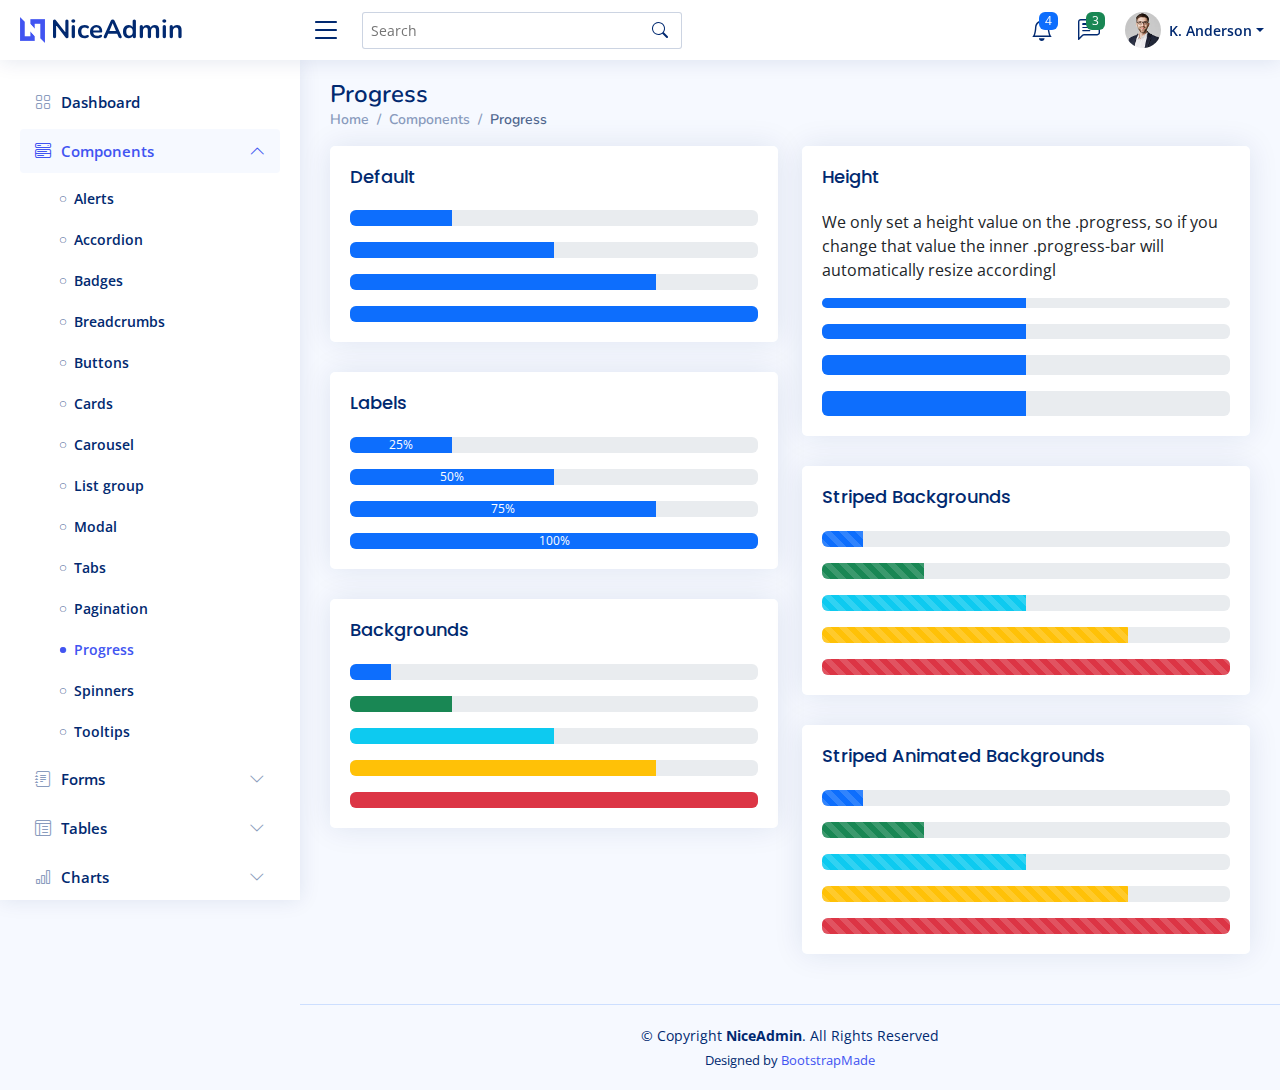
<file: components-progress.html>
<!DOCTYPE html>
<html lang="en">

<head>
  <meta charset="utf-8">
  <meta content="width=device-width, initial-scale=1.0" name="viewport">

  <title>Components / Progress - NiceAdmin Bootstrap Template</title>
  <meta content="" name="description">
  <meta content="" name="keywords">

  <!-- Favicons -->
  <link href="assets/img/favicon.png" rel="icon">
  <link href="assets/img/apple-touch-icon.png" rel="apple-touch-icon">

  <!-- Google Fonts -->
  <link href="https://fonts.gstatic.com" rel="preconnect">
  <link href="https://fonts.googleapis.com/css?family=Open+Sans:300,300i,400,400i,600,600i,700,700i|Nunito:300,300i,400,400i,600,600i,700,700i|Poppins:300,300i,400,400i,500,500i,600,600i,700,700i" rel="stylesheet">

  <!-- Vendor CSS Files -->
  <link href="assets/vendor/bootstrap/css/bootstrap.min.css" rel="stylesheet">
  <link href="assets/vendor/bootstrap-icons/bootstrap-icons.css" rel="stylesheet">
  <link href="assets/vendor/boxicons/css/boxicons.min.css" rel="stylesheet">
  <link href="assets/vendor/quill/quill.snow.css" rel="stylesheet">
  <link href="assets/vendor/quill/quill.bubble.css" rel="stylesheet">
  <link href="assets/vendor/remixicon/remixicon.css" rel="stylesheet">
  <link href="assets/vendor/simple-datatables/style.css" rel="stylesheet">

  <!-- Template Main CSS File -->
  <link href="assets/css/style.css" rel="stylesheet">

  <!-- =======================================================
  * Template Name: NiceAdmin
  * Updated: Aug 30 2023 with Bootstrap v5.3.1
  * Template URL: https://bootstrapmade.com/nice-admin-bootstrap-admin-html-template/
  * Author: BootstrapMade.com
  * License: https://bootstrapmade.com/license/
  ======================================================== -->
</head>

<body>

  <!-- ======= Header ======= -->
  <header id="header" class="header fixed-top d-flex align-items-center">

    <div class="d-flex align-items-center justify-content-between">
      <a href="index.html" class="logo d-flex align-items-center">
        <img src="assets/img/logo.png" alt="">
        <span class="d-none d-lg-block">NiceAdmin</span>
      </a>
      <i class="bi bi-list toggle-sidebar-btn"></i>
    </div><!-- End Logo -->

    <div class="search-bar">
      <form class="search-form d-flex align-items-center" method="POST" action="#">
        <input type="text" name="query" placeholder="Search" title="Enter search keyword">
        <button type="submit" title="Search"><i class="bi bi-search"></i></button>
      </form>
    </div><!-- End Search Bar -->

    <nav class="header-nav ms-auto">
      <ul class="d-flex align-items-center">

        <li class="nav-item d-block d-lg-none">
          <a class="nav-link nav-icon search-bar-toggle " href="#">
            <i class="bi bi-search"></i>
          </a>
        </li><!-- End Search Icon-->

        <li class="nav-item dropdown">

          <a class="nav-link nav-icon" href="#" data-bs-toggle="dropdown">
            <i class="bi bi-bell"></i>
            <span class="badge bg-primary badge-number">4</span>
          </a><!-- End Notification Icon -->

          <ul class="dropdown-menu dropdown-menu-end dropdown-menu-arrow notifications">
            <li class="dropdown-header">
              You have 4 new notifications
              <a href="#"><span class="badge rounded-pill bg-primary p-2 ms-2">View all</span></a>
            </li>
            <li>
              <hr class="dropdown-divider">
            </li>

            <li class="notification-item">
              <i class="bi bi-exclamation-circle text-warning"></i>
              <div>
                <h4>Lorem Ipsum</h4>
                <p>Quae dolorem earum veritatis oditseno</p>
                <p>30 min. ago</p>
              </div>
            </li>

            <li>
              <hr class="dropdown-divider">
            </li>

            <li class="notification-item">
              <i class="bi bi-x-circle text-danger"></i>
              <div>
                <h4>Atque rerum nesciunt</h4>
                <p>Quae dolorem earum veritatis oditseno</p>
                <p>1 hr. ago</p>
              </div>
            </li>

            <li>
              <hr class="dropdown-divider">
            </li>

            <li class="notification-item">
              <i class="bi bi-check-circle text-success"></i>
              <div>
                <h4>Sit rerum fuga</h4>
                <p>Quae dolorem earum veritatis oditseno</p>
                <p>2 hrs. ago</p>
              </div>
            </li>

            <li>
              <hr class="dropdown-divider">
            </li>

            <li class="notification-item">
              <i class="bi bi-info-circle text-primary"></i>
              <div>
                <h4>Dicta reprehenderit</h4>
                <p>Quae dolorem earum veritatis oditseno</p>
                <p>4 hrs. ago</p>
              </div>
            </li>

            <li>
              <hr class="dropdown-divider">
            </li>
            <li class="dropdown-footer">
              <a href="#">Show all notifications</a>
            </li>

          </ul><!-- End Notification Dropdown Items -->

        </li><!-- End Notification Nav -->

        <li class="nav-item dropdown">

          <a class="nav-link nav-icon" href="#" data-bs-toggle="dropdown">
            <i class="bi bi-chat-left-text"></i>
            <span class="badge bg-success badge-number">3</span>
          </a><!-- End Messages Icon -->

          <ul class="dropdown-menu dropdown-menu-end dropdown-menu-arrow messages">
            <li class="dropdown-header">
              You have 3 new messages
              <a href="#"><span class="badge rounded-pill bg-primary p-2 ms-2">View all</span></a>
            </li>
            <li>
              <hr class="dropdown-divider">
            </li>

            <li class="message-item">
              <a href="#">
                <img src="assets/img/messages-1.jpg" alt="" class="rounded-circle">
                <div>
                  <h4>Maria Hudson</h4>
                  <p>Velit asperiores et ducimus soluta repudiandae labore officia est ut...</p>
                  <p>4 hrs. ago</p>
                </div>
              </a>
            </li>
            <li>
              <hr class="dropdown-divider">
            </li>

            <li class="message-item">
              <a href="#">
                <img src="assets/img/messages-2.jpg" alt="" class="rounded-circle">
                <div>
                  <h4>Anna Nelson</h4>
                  <p>Velit asperiores et ducimus soluta repudiandae labore officia est ut...</p>
                  <p>6 hrs. ago</p>
                </div>
              </a>
            </li>
            <li>
              <hr class="dropdown-divider">
            </li>

            <li class="message-item">
              <a href="#">
                <img src="assets/img/messages-3.jpg" alt="" class="rounded-circle">
                <div>
                  <h4>David Muldon</h4>
                  <p>Velit asperiores et ducimus soluta repudiandae labore officia est ut...</p>
                  <p>8 hrs. ago</p>
                </div>
              </a>
            </li>
            <li>
              <hr class="dropdown-divider">
            </li>

            <li class="dropdown-footer">
              <a href="#">Show all messages</a>
            </li>

          </ul><!-- End Messages Dropdown Items -->

        </li><!-- End Messages Nav -->

        <li class="nav-item dropdown pe-3">

          <a class="nav-link nav-profile d-flex align-items-center pe-0" href="#" data-bs-toggle="dropdown">
            <img src="assets/img/profile-img.jpg" alt="Profile" class="rounded-circle">
            <span class="d-none d-md-block dropdown-toggle ps-2">K. Anderson</span>
          </a><!-- End Profile Iamge Icon -->

          <ul class="dropdown-menu dropdown-menu-end dropdown-menu-arrow profile">
            <li class="dropdown-header">
              <h6>Kevin Anderson</h6>
              <span>Web Designer</span>
            </li>
            <li>
              <hr class="dropdown-divider">
            </li>

            <li>
              <a class="dropdown-item d-flex align-items-center" href="users-profile.html">
                <i class="bi bi-person"></i>
                <span>My Profile</span>
              </a>
            </li>
            <li>
              <hr class="dropdown-divider">
            </li>

            <li>
              <a class="dropdown-item d-flex align-items-center" href="users-profile.html">
                <i class="bi bi-gear"></i>
                <span>Account Settings</span>
              </a>
            </li>
            <li>
              <hr class="dropdown-divider">
            </li>

            <li>
              <a class="dropdown-item d-flex align-items-center" href="pages-faq.html">
                <i class="bi bi-question-circle"></i>
                <span>Need Help?</span>
              </a>
            </li>
            <li>
              <hr class="dropdown-divider">
            </li>

            <li>
              <a class="dropdown-item d-flex align-items-center" href="#">
                <i class="bi bi-box-arrow-right"></i>
                <span>Sign Out</span>
              </a>
            </li>

          </ul><!-- End Profile Dropdown Items -->
        </li><!-- End Profile Nav -->

      </ul>
    </nav><!-- End Icons Navigation -->

  </header><!-- End Header -->

  <!-- ======= Sidebar ======= -->
  <aside id="sidebar" class="sidebar">

    <ul class="sidebar-nav" id="sidebar-nav">

      <li class="nav-item">
        <a class="nav-link collapsed" href="index.html">
          <i class="bi bi-grid"></i>
          <span>Dashboard</span>
        </a>
      </li><!-- End Dashboard Nav -->

      <li class="nav-item">
        <a class="nav-link " data-bs-target="#components-nav" data-bs-toggle="collapse" href="#">
          <i class="bi bi-menu-button-wide"></i><span>Components</span><i class="bi bi-chevron-down ms-auto"></i>
        </a>
        <ul id="components-nav" class="nav-content collapse show" data-bs-parent="#sidebar-nav">
          <li>
            <a href="components-alerts.html">
              <i class="bi bi-circle"></i><span>Alerts</span>
            </a>
          </li>
          <li>
            <a href="components-accordion.html">
              <i class="bi bi-circle"></i><span>Accordion</span>
            </a>
          </li>
          <li>
            <a href="components-badges.html">
              <i class="bi bi-circle"></i><span>Badges</span>
            </a>
          </li>
          <li>
            <a href="components-breadcrumbs.html">
              <i class="bi bi-circle"></i><span>Breadcrumbs</span>
            </a>
          </li>
          <li>
            <a href="components-buttons.html">
              <i class="bi bi-circle"></i><span>Buttons</span>
            </a>
          </li>
          <li>
            <a href="components-cards.html">
              <i class="bi bi-circle"></i><span>Cards</span>
            </a>
          </li>
          <li>
            <a href="components-carousel.html">
              <i class="bi bi-circle"></i><span>Carousel</span>
            </a>
          </li>
          <li>
            <a href="components-list-group.html">
              <i class="bi bi-circle"></i><span>List group</span>
            </a>
          </li>
          <li>
            <a href="components-modal.html">
              <i class="bi bi-circle"></i><span>Modal</span>
            </a>
          </li>
          <li>
            <a href="components-tabs.html">
              <i class="bi bi-circle"></i><span>Tabs</span>
            </a>
          </li>
          <li>
            <a href="components-pagination.html">
              <i class="bi bi-circle"></i><span>Pagination</span>
            </a>
          </li>
          <li>
            <a href="components-progress.html" class="active">
              <i class="bi bi-circle"></i><span>Progress</span>
            </a>
          </li>
          <li>
            <a href="components-spinners.html">
              <i class="bi bi-circle"></i><span>Spinners</span>
            </a>
          </li>
          <li>
            <a href="components-tooltips.html">
              <i class="bi bi-circle"></i><span>Tooltips</span>
            </a>
          </li>
        </ul>
      </li><!-- End Components Nav -->

      <li class="nav-item">
        <a class="nav-link collapsed" data-bs-target="#forms-nav" data-bs-toggle="collapse" href="#">
          <i class="bi bi-journal-text"></i><span>Forms</span><i class="bi bi-chevron-down ms-auto"></i>
        </a>
        <ul id="forms-nav" class="nav-content collapse " data-bs-parent="#sidebar-nav">
          <li>
            <a href="forms-elements.html">
              <i class="bi bi-circle"></i><span>Form Elements</span>
            </a>
          </li>
          <li>
            <a href="forms-layouts.html">
              <i class="bi bi-circle"></i><span>Form Layouts</span>
            </a>
          </li>
          <li>
            <a href="forms-editors.html">
              <i class="bi bi-circle"></i><span>Form Editors</span>
            </a>
          </li>
          <li>
            <a href="forms-validation.html">
              <i class="bi bi-circle"></i><span>Form Validation</span>
            </a>
          </li>
        </ul>
      </li><!-- End Forms Nav -->

      <li class="nav-item">
        <a class="nav-link collapsed" data-bs-target="#tables-nav" data-bs-toggle="collapse" href="#">
          <i class="bi bi-layout-text-window-reverse"></i><span>Tables</span><i class="bi bi-chevron-down ms-auto"></i>
        </a>
        <ul id="tables-nav" class="nav-content collapse " data-bs-parent="#sidebar-nav">
          <li>
            <a href="tables-general.html">
              <i class="bi bi-circle"></i><span>General Tables</span>
            </a>
          </li>
          <li>
            <a href="tables-data.html">
              <i class="bi bi-circle"></i><span>Data Tables</span>
            </a>
          </li>
        </ul>
      </li><!-- End Tables Nav -->

      <li class="nav-item">
        <a class="nav-link collapsed" data-bs-target="#charts-nav" data-bs-toggle="collapse" href="#">
          <i class="bi bi-bar-chart"></i><span>Charts</span><i class="bi bi-chevron-down ms-auto"></i>
        </a>
        <ul id="charts-nav" class="nav-content collapse " data-bs-parent="#sidebar-nav">
          <li>
            <a href="charts-chartjs.html">
              <i class="bi bi-circle"></i><span>Chart.js</span>
            </a>
          </li>
          <li>
            <a href="charts-apexcharts.html">
              <i class="bi bi-circle"></i><span>ApexCharts</span>
            </a>
          </li>
          <li>
            <a href="charts-echarts.html">
              <i class="bi bi-circle"></i><span>ECharts</span>
            </a>
          </li>
        </ul>
      </li><!-- End Charts Nav -->

      <li class="nav-item">
        <a class="nav-link collapsed" data-bs-target="#icons-nav" data-bs-toggle="collapse" href="#">
          <i class="bi bi-gem"></i><span>Icons</span><i class="bi bi-chevron-down ms-auto"></i>
        </a>
        <ul id="icons-nav" class="nav-content collapse " data-bs-parent="#sidebar-nav">
          <li>
            <a href="icons-bootstrap.html">
              <i class="bi bi-circle"></i><span>Bootstrap Icons</span>
            </a>
          </li>
          <li>
            <a href="icons-remix.html">
              <i class="bi bi-circle"></i><span>Remix Icons</span>
            </a>
          </li>
          <li>
            <a href="icons-boxicons.html">
              <i class="bi bi-circle"></i><span>Boxicons</span>
            </a>
          </li>
        </ul>
      </li><!-- End Icons Nav -->

      <li class="nav-heading">Pages</li>

      <li class="nav-item">
        <a class="nav-link collapsed" href="users-profile.html">
          <i class="bi bi-person"></i>
          <span>Profile</span>
        </a>
      </li><!-- End Profile Page Nav -->

      <li class="nav-item">
        <a class="nav-link collapsed" href="pages-faq.html">
          <i class="bi bi-question-circle"></i>
          <span>F.A.Q</span>
        </a>
      </li><!-- End F.A.Q Page Nav -->

      <li class="nav-item">
        <a class="nav-link collapsed" href="pages-contact.html">
          <i class="bi bi-envelope"></i>
          <span>Contact</span>
        </a>
      </li><!-- End Contact Page Nav -->

      <li class="nav-item">
        <a class="nav-link collapsed" href="pages-register.html">
          <i class="bi bi-card-list"></i>
          <span>Register</span>
        </a>
      </li><!-- End Register Page Nav -->

      <li class="nav-item">
        <a class="nav-link collapsed" href="pages-login.html">
          <i class="bi bi-box-arrow-in-right"></i>
          <span>Login</span>
        </a>
      </li><!-- End Login Page Nav -->

      <li class="nav-item">
        <a class="nav-link collapsed" href="pages-error-404.html">
          <i class="bi bi-dash-circle"></i>
          <span>Error 404</span>
        </a>
      </li><!-- End Error 404 Page Nav -->

      <li class="nav-item">
        <a class="nav-link collapsed" href="pages-blank.html">
          <i class="bi bi-file-earmark"></i>
          <span>Blank</span>
        </a>
      </li><!-- End Blank Page Nav -->

    </ul>

  </aside><!-- End Sidebar-->

  <main id="main" class="main">

    <div class="pagetitle">
      <h1>Progress</h1>
      <nav>
        <ol class="breadcrumb">
          <li class="breadcrumb-item"><a href="index.html">Home</a></li>
          <li class="breadcrumb-item">Components</li>
          <li class="breadcrumb-item active">Progress</li>
        </ol>
      </nav>
    </div><!-- End Page Title -->

    <section class="section">
      <div class="row">
        <div class="col-lg-6">

          <div class="card">
            <div class="card-body">
              <h5 class="card-title">Default</h5>

              <!-- Default Progress Bars-->
              <div class="progress">
                <div class="progress-bar" role="progressbar" style="width: 25%" aria-valuenow="25" aria-valuemin="0" aria-valuemax="100"></div>
              </div>
              <div class="progress mt-3">
                <div class="progress-bar" role="progressbar" style="width: 50%" aria-valuenow="50" aria-valuemin="0" aria-valuemax="100"></div>
              </div>
              <div class="progress mt-3">
                <div class="progress-bar" role="progressbar" style="width: 75%" aria-valuenow="75" aria-valuemin="0" aria-valuemax="100"></div>
              </div>
              <div class="progress mt-3">
                <div class="progress-bar" role="progressbar" style="width: 100%" aria-valuenow="100" aria-valuemin="0" aria-valuemax="100"></div>
              </div><!-- End Default Progress Bars-->

            </div>
          </div>

          <div class="card">
            <div class="card-body">
              <h5 class="card-title">Labels</h5>

              <!-- Progress Bars with labels-->
              <div class="progress">
                <div class="progress-bar" role="progressbar" style="width: 25%" aria-valuenow="25" aria-valuemin="0" aria-valuemax="100">25%</div>
              </div>
              <div class="progress mt-3">
                <div class="progress-bar" role="progressbar" style="width: 50%" aria-valuenow="50" aria-valuemin="0" aria-valuemax="100">50%</div>
              </div>
              <div class="progress mt-3">
                <div class="progress-bar" role="progressbar" style="width: 75%" aria-valuenow="75" aria-valuemin="0" aria-valuemax="100">75%</div>
              </div>
              <div class="progress mt-3">
                <div class="progress-bar" role="progressbar" style="width: 100%" aria-valuenow="100" aria-valuemin="0" aria-valuemax="100">100%</div>
              </div><!-- End Progress Bars with labels -->

            </div>
          </div>

          <div class="card">
            <div class="card-body">
              <h5 class="card-title">Backgrounds</h5>

              <!-- Progress Bars with Backgrounds-->
              <div class="progress">
                <div class="progress-bar" role="progressbar" style="width: 10%" aria-valuenow="10" aria-valuemin="0" aria-valuemax="100"></div>
              </div>
              <div class="progress mt-3">
                <div class="progress-bar bg-success" role="progressbar" style="width: 25%" aria-valuenow="25" aria-valuemin="0" aria-valuemax="100"></div>
              </div>
              <div class="progress mt-3">
                <div class="progress-bar bg-info" role="progressbar" style="width: 50%" aria-valuenow="50" aria-valuemin="0" aria-valuemax="100"></div>
              </div>
              <div class="progress mt-3">
                <div class="progress-bar bg-warning" role="progressbar" style="width: 75%" aria-valuenow="75" aria-valuemin="0" aria-valuemax="100"></div>
              </div>
              <div class="progress mt-3">
                <div class="progress-bar bg-danger" role="progressbar" style="width: 100%" aria-valuenow="100" aria-valuemin="0" aria-valuemax="100"></div>
              </div><!-- End Progress Bars with Backgrounds -->

            </div>
          </div>

        </div>

        <div class="col-lg-6">

          <div class="card">
            <div class="card-body">
              <h5 class="card-title">Height</h5>
              <p>We only set a height value on the .progress, so if you change that value the inner .progress-bar will automatically resize accordingl</p>

              <!-- Progress Bars with heights-->
              <div class="progress" style="height: 10px;">
                <div class="progress-bar" role="progressbar" style="width: 50%" aria-valuenow="50" aria-valuemin="0" aria-valuemax="100"></div>
              </div>
              <div class="progress mt-3" style="height: 15px;">
                <div class="progress-bar" role="progressbar" style="width: 50%" aria-valuenow="50" aria-valuemin="0" aria-valuemax="100"></div>
              </div>
              <div class="progress mt-3" style="height: 20px;">
                <div class="progress-bar" role="progressbar" style="width: 50%" aria-valuenow="50" aria-valuemin="0" aria-valuemax="100"></div>
              </div>
              <div class="progress mt-3" style="height: 25px;">
                <div class="progress-bar" role="progressbar" style="width: 50%" aria-valuenow="50" aria-valuemin="0" aria-valuemax="100"></div>
              </div><!-- End Progress Bars with heights -->

            </div>
          </div>

          <div class="card">
            <div class="card-body">
              <h5 class="card-title">Striped Backgrounds</h5>

              <!-- Progress Bars with Striped Backgrounds-->
              <div class="progress">
                <div class="progress-bar progress-bar-striped" role="progressbar" style="width: 10%" aria-valuenow="10" aria-valuemin="0" aria-valuemax="100"></div>
              </div>
              <div class="progress mt-3">
                <div class="progress-bar progress-bar-striped bg-success" role="progressbar" style="width: 25%" aria-valuenow="25" aria-valuemin="0" aria-valuemax="100"></div>
              </div>
              <div class="progress mt-3">
                <div class="progress-bar progress-bar-striped bg-info" role="progressbar" style="width: 50%" aria-valuenow="50" aria-valuemin="0" aria-valuemax="100"></div>
              </div>
              <div class="progress mt-3">
                <div class="progress-bar progress-bar-striped bg-warning" role="progressbar" style="width: 75%" aria-valuenow="75" aria-valuemin="0" aria-valuemax="100"></div>
              </div>
              <div class="progress mt-3">
                <div class="progress-bar progress-bar-striped bg-danger" role="progressbar" style="width: 100%" aria-valuenow="100" aria-valuemin="0" aria-valuemax="100"></div>
              </div><!-- End Progress Bars with Striped Backgrounds -->

            </div>
          </div>

          <div class="card">
            <div class="card-body">
              <h5 class="card-title">Striped Animated Backgrounds</h5>

              <!-- Progress Bars with Striped Backgrounds-->
              <div class="progress">
                <div class="progress-bar progress-bar-striped progress-bar-animated" role="progressbar" style="width: 10%" aria-valuenow="10" aria-valuemin="0" aria-valuemax="100"></div>
              </div>
              <div class="progress mt-3">
                <div class="progress-bar progress-bar-striped bg-success progress-bar-animated" role="progressbar" style="width: 25%" aria-valuenow="25" aria-valuemin="0" aria-valuemax="100"></div>
              </div>
              <div class="progress mt-3">
                <div class="progress-bar progress-bar-striped bg-info progress-bar-animated" role="progressbar" style="width: 50%" aria-valuenow="50" aria-valuemin="0" aria-valuemax="100"></div>
              </div>
              <div class="progress mt-3">
                <div class="progress-bar progress-bar-striped bg-warning progress-bar-animated" role="progressbar" style="width: 75%" aria-valuenow="75" aria-valuemin="0" aria-valuemax="100"></div>
              </div>
              <div class="progress mt-3">
                <div class="progress-bar progress-bar-striped bg-danger progress-bar-animated" role="progressbar" style="width: 100%" aria-valuenow="100" aria-valuemin="0" aria-valuemax="100"></div>
              </div><!-- End Progress Bars with Striped Animated Backgrounds -->

            </div>
          </div>

        </div>
      </div>
    </section>

  </main><!-- End #main -->

  <!-- ======= Footer ======= -->
  <footer id="footer" class="footer">
    <div class="copyright">
      &copy; Copyright <strong><span>NiceAdmin</span></strong>. All Rights Reserved
    </div>
    <div class="credits">
      <!-- All the links in the footer should remain intact. -->
      <!-- You can delete the links only if you purchased the pro version. -->
      <!-- Licensing information: https://bootstrapmade.com/license/ -->
      <!-- Purchase the pro version with working PHP/AJAX contact form: https://bootstrapmade.com/nice-admin-bootstrap-admin-html-template/ -->
      Designed by <a href="https://bootstrapmade.com/">BootstrapMade</a>
    </div>
  </footer><!-- End Footer -->

  <a href="#" class="back-to-top d-flex align-items-center justify-content-center"><i class="bi bi-arrow-up-short"></i></a>

  <!-- Vendor JS Files -->
  <script src="assets/vendor/apexcharts/apexcharts.min.js"></script>
  <script src="assets/vendor/bootstrap/js/bootstrap.bundle.min.js"></script>
  <script src="assets/vendor/chart.js/chart.umd.js"></script>
  <script src="assets/vendor/echarts/echarts.min.js"></script>
  <script src="assets/vendor/quill/quill.min.js"></script>
  <script src="assets/vendor/simple-datatables/simple-datatables.js"></script>
  <script src="assets/vendor/tinymce/tinymce.min.js"></script>
  <script src="assets/vendor/php-email-form/validate.js"></script>

  <!-- Template Main JS File -->
  <script src="assets/js/main.js"></script>

</body>

</html>
</file>
<file: assets/vendor/quill/quill.snow.css>
/*!
 * Quill Editor v1.3.7
 * https://quilljs.com/
 * Copyright (c) 2014, Jason Chen
 * Copyright (c) 2013, salesforce.com
 */
.ql-container {
  box-sizing: border-box;
  font-family: Helvetica, Arial, sans-serif;
  font-size: 13px;
  height: 100%;
  margin: 0px;
  position: relative;
}
.ql-container.ql-disabled .ql-tooltip {
  visibility: hidden;
}
.ql-container.ql-disabled .ql-editor ul[data-checked] > li::before {
  pointer-events: none;
}
.ql-clipboard {
  left: -100000px;
  height: 1px;
  overflow-y: hidden;
  position: absolute;
  top: 50%;
}
.ql-clipboard p {
  margin: 0;
  padding: 0;
}
.ql-editor {
  box-sizing: border-box;
  line-height: 1.42;
  height: 100%;
  outline: none;
  overflow-y: auto;
  padding: 12px 15px;
  tab-size: 4;
  -moz-tab-size: 4;
  text-align: left;
  white-space: pre-wrap;
  word-wrap: break-word;
}
.ql-editor > * {
  cursor: text;
}
.ql-editor p,
.ql-editor ol,
.ql-editor ul,
.ql-editor pre,
.ql-editor blockquote,
.ql-editor h1,
.ql-editor h2,
.ql-editor h3,
.ql-editor h4,
.ql-editor h5,
.ql-editor h6 {
  margin: 0;
  padding: 0;
  counter-reset: list-1 list-2 list-3 list-4 list-5 list-6 list-7 list-8 list-9;
}
.ql-editor ol,
.ql-editor ul {
  padding-left: 1.5em;
}
.ql-editor ol > li,
.ql-editor ul > li {
  list-style-type: none;
}
.ql-editor ul > li::before {
  content: '\2022';
}
.ql-editor ul[data-checked=true],
.ql-editor ul[data-checked=false] {
  pointer-events: none;
}
.ql-editor ul[data-checked=true] > li *,
.ql-editor ul[data-checked=false] > li * {
  pointer-events: all;
}
.ql-editor ul[data-checked=true] > li::before,
.ql-editor ul[data-checked=false] > li::before {
  color: #777;
  cursor: pointer;
  pointer-events: all;
}
.ql-editor ul[data-checked=true] > li::before {
  content: '\2611';
}
.ql-editor ul[data-checked=false] > li::before {
  content: '\2610';
}
.ql-editor li::before {
  display: inline-block;
  white-space: nowrap;
  width: 1.2em;
}
.ql-editor li:not(.ql-direction-rtl)::before {
  margin-left: -1.5em;
  margin-right: 0.3em;
  text-align: right;
}
.ql-editor li.ql-direction-rtl::before {
  margin-left: 0.3em;
  margin-right: -1.5em;
}
.ql-editor ol li:not(.ql-direction-rtl),
.ql-editor ul li:not(.ql-direction-rtl) {
  padding-left: 1.5em;
}
.ql-editor ol li.ql-direction-rtl,
.ql-editor ul li.ql-direction-rtl {
  padding-right: 1.5em;
}
.ql-editor ol li {
  counter-reset: list-1 list-2 list-3 list-4 list-5 list-6 list-7 list-8 list-9;
  counter-increment: list-0;
}
.ql-editor ol li:before {
  content: counter(list-0, decimal) '. ';
}
.ql-editor ol li.ql-indent-1 {
  counter-increment: list-1;
}
.ql-editor ol li.ql-indent-1:before {
  content: counter(list-1, lower-alpha) '. ';
}
.ql-editor ol li.ql-indent-1 {
  counter-reset: list-2 list-3 list-4 list-5 list-6 list-7 list-8 list-9;
}
.ql-editor ol li.ql-indent-2 {
  counter-increment: list-2;
}
.ql-editor ol li.ql-indent-2:before {
  content: counter(list-2, lower-roman) '. ';
}
.ql-editor ol li.ql-indent-2 {
  counter-reset: list-3 list-4 list-5 list-6 list-7 list-8 list-9;
}
.ql-editor ol li.ql-indent-3 {
  counter-increment: list-3;
}
.ql-editor ol li.ql-indent-3:before {
  content: counter(list-3, decimal) '. ';
}
.ql-editor ol li.ql-indent-3 {
  counter-reset: list-4 list-5 list-6 list-7 list-8 list-9;
}
.ql-editor ol li.ql-indent-4 {
  counter-increment: list-4;
}
.ql-editor ol li.ql-indent-4:before {
  content: counter(list-4, lower-alpha) '. ';
}
.ql-editor ol li.ql-indent-4 {
  counter-reset: list-5 list-6 list-7 list-8 list-9;
}
.ql-editor ol li.ql-indent-5 {
  counter-increment: list-5;
}
.ql-editor ol li.ql-indent-5:before {
  content: counter(list-5, lower-roman) '. ';
}
.ql-editor ol li.ql-indent-5 {
  counter-reset: list-6 list-7 list-8 list-9;
}
.ql-editor ol li.ql-indent-6 {
  counter-increment: list-6;
}
.ql-editor ol li.ql-indent-6:before {
  content: counter(list-6, decimal) '. ';
}
.ql-editor ol li.ql-indent-6 {
  counter-reset: list-7 list-8 list-9;
}
.ql-editor ol li.ql-indent-7 {
  counter-increment: list-7;
}
.ql-editor ol li.ql-indent-7:before {
  content: counter(list-7, lower-alpha) '. ';
}
.ql-editor ol li.ql-indent-7 {
  counter-reset: list-8 list-9;
}
.ql-editor ol li.ql-indent-8 {
  counter-increment: list-8;
}
.ql-editor ol li.ql-indent-8:before {
  content: counter(list-8, lower-roman) '. ';
}
.ql-editor ol li.ql-indent-8 {
  counter-reset: list-9;
}
.ql-editor ol li.ql-indent-9 {
  counter-increment: list-9;
}
.ql-editor ol li.ql-indent-9:before {
  content: counter(list-9, decimal) '. ';
}
.ql-editor .ql-indent-1:not(.ql-direction-rtl) {
  padding-left: 3em;
}
.ql-editor li.ql-indent-1:not(.ql-direction-rtl) {
  padding-left: 4.5em;
}
.ql-editor .ql-indent-1.ql-direction-rtl.ql-align-right {
  padding-right: 3em;
}
.ql-editor li.ql-indent-1.ql-direction-rtl.ql-align-right {
  padding-right: 4.5em;
}
.ql-editor .ql-indent-2:not(.ql-direction-rtl) {
  padding-left: 6em;
}
.ql-editor li.ql-indent-2:not(.ql-direction-rtl) {
  padding-left: 7.5em;
}
.ql-editor .ql-indent-2.ql-direction-rtl.ql-align-right {
  padding-right: 6em;
}
.ql-editor li.ql-indent-2.ql-direction-rtl.ql-align-right {
  padding-right: 7.5em;
}
.ql-editor .ql-indent-3:not(.ql-direction-rtl) {
  padding-left: 9em;
}
.ql-editor li.ql-indent-3:not(.ql-direction-rtl) {
  padding-left: 10.5em;
}
.ql-editor .ql-indent-3.ql-direction-rtl.ql-align-right {
  padding-right: 9em;
}
.ql-editor li.ql-indent-3.ql-direction-rtl.ql-align-right {
  padding-right: 10.5em;
}
.ql-editor .ql-indent-4:not(.ql-direction-rtl) {
  padding-left: 12em;
}
.ql-editor li.ql-indent-4:not(.ql-direction-rtl) {
  padding-left: 13.5em;
}
.ql-editor .ql-indent-4.ql-direction-rtl.ql-align-right {
  padding-right: 12em;
}
.ql-editor li.ql-indent-4.ql-direction-rtl.ql-align-right {
  padding-right: 13.5em;
}
.ql-editor .ql-indent-5:not(.ql-direction-rtl) {
  padding-left: 15em;
}
.ql-editor li.ql-indent-5:not(.ql-direction-rtl) {
  padding-left: 16.5em;
}
.ql-editor .ql-indent-5.ql-direction-rtl.ql-align-right {
  padding-right: 15em;
}
.ql-editor li.ql-indent-5.ql-direction-rtl.ql-align-right {
  padding-right: 16.5em;
}
.ql-editor .ql-indent-6:not(.ql-direction-rtl) {
  padding-left: 18em;
}
.ql-editor li.ql-indent-6:not(.ql-direction-rtl) {
  padding-left: 19.5em;
}
.ql-editor .ql-indent-6.ql-direction-rtl.ql-align-right {
  padding-right: 18em;
}
.ql-editor li.ql-indent-6.ql-direction-rtl.ql-align-right {
  padding-right: 19.5em;
}
.ql-editor .ql-indent-7:not(.ql-direction-rtl) {
  padding-left: 21em;
}
.ql-editor li.ql-indent-7:not(.ql-direction-rtl) {
  padding-left: 22.5em;
}
.ql-editor .ql-indent-7.ql-direction-rtl.ql-align-right {
  padding-right: 21em;
}
.ql-editor li.ql-indent-7.ql-direction-rtl.ql-align-right {
  padding-right: 22.5em;
}
.ql-editor .ql-indent-8:not(.ql-direction-rtl) {
  padding-left: 24em;
}
.ql-editor li.ql-indent-8:not(.ql-direction-rtl) {
  padding-left: 25.5em;
}
.ql-editor .ql-indent-8.ql-direction-rtl.ql-align-right {
  padding-right: 24em;
}
.ql-editor li.ql-indent-8.ql-direction-rtl.ql-align-right {
  padding-right: 25.5em;
}
.ql-editor .ql-indent-9:not(.ql-direction-rtl) {
  padding-left: 27em;
}
.ql-editor li.ql-indent-9:not(.ql-direction-rtl) {
  padding-left: 28.5em;
}
.ql-editor .ql-indent-9.ql-direction-rtl.ql-align-right {
  padding-right: 27em;
}
.ql-editor li.ql-indent-9.ql-direction-rtl.ql-align-right {
  padding-right: 28.5em;
}
.ql-editor .ql-video {
  display: block;
  max-width: 100%;
}
.ql-editor .ql-video.ql-align-center {
  margin: 0 auto;
}
.ql-editor .ql-video.ql-align-right {
  margin: 0 0 0 auto;
}
.ql-editor .ql-bg-black {
  background-color: #000;
}
.ql-editor .ql-bg-red {
  background-color: #e60000;
}
.ql-editor .ql-bg-orange {
  background-color: #f90;
}
.ql-editor .ql-bg-yellow {
  background-color: #ff0;
}
.ql-editor .ql-bg-green {
  background-color: #008a00;
}
.ql-editor .ql-bg-blue {
  background-color: #06c;
}
.ql-editor .ql-bg-purple {
  background-color: #93f;
}
.ql-editor .ql-color-white {
  color: #fff;
}
.ql-editor .ql-color-red {
  color: #e60000;
}
.ql-editor .ql-color-orange {
  color: #f90;
}
.ql-editor .ql-color-yellow {
  color: #ff0;
}
.ql-editor .ql-color-green {
  color: #008a00;
}
.ql-editor .ql-color-blue {
  color: #06c;
}
.ql-editor .ql-color-purple {
  color: #93f;
}
.ql-editor .ql-font-serif {
  font-family: Georgia, Times New Roman, serif;
}
.ql-editor .ql-font-monospace {
  font-family: Monaco, Courier New, monospace;
}
.ql-editor .ql-size-small {
  font-size: 0.75em;
}
.ql-editor .ql-size-large {
  font-size: 1.5em;
}
.ql-editor .ql-size-huge {
  font-size: 2.5em;
}
.ql-editor .ql-direction-rtl {
  direction: rtl;
  text-align: inherit;
}
.ql-editor .ql-align-center {
  text-align: center;
}
.ql-editor .ql-align-justify {
  text-align: justify;
}
.ql-editor .ql-align-right {
  text-align: right;
}
.ql-editor.ql-blank::before {
  color: rgba(0,0,0,0.6);
  content: attr(data-placeholder);
  font-style: italic;
  left: 15px;
  pointer-events: none;
  position: absolute;
  right: 15px;
}
.ql-snow.ql-toolbar:after,
.ql-snow .ql-toolbar:after {
  clear: both;
  content: '';
  display: table;
}
.ql-snow.ql-toolbar button,
.ql-snow .ql-toolbar button {
  background: none;
  border: none;
  cursor: pointer;
  display: inline-block;
  float: left;
  height: 24px;
  padding: 3px 5px;
  width: 28px;
}
.ql-snow.ql-toolbar button svg,
.ql-snow .ql-toolbar button svg {
  float: left;
  height: 100%;
}
.ql-snow.ql-toolbar button:active:hover,
.ql-snow .ql-toolbar button:active:hover {
  outline: none;
}
.ql-snow.ql-toolbar input.ql-image[type=file],
.ql-snow .ql-toolbar input.ql-image[type=file] {
  display: none;
}
.ql-snow.ql-toolbar button:hover,
.ql-snow .ql-toolbar button:hover,
.ql-snow.ql-toolbar button:focus,
.ql-snow .ql-toolbar button:focus,
.ql-snow.ql-toolbar button.ql-active,
.ql-snow .ql-toolbar button.ql-active,
.ql-snow.ql-toolbar .ql-picker-label:hover,
.ql-snow .ql-toolbar .ql-picker-label:hover,
.ql-snow.ql-toolbar .ql-picker-label.ql-active,
.ql-snow .ql-toolbar .ql-picker-label.ql-active,
.ql-snow.ql-toolbar .ql-picker-item:hover,
.ql-snow .ql-toolbar .ql-picker-item:hover,
.ql-snow.ql-toolbar .ql-picker-item.ql-selected,
.ql-snow .ql-toolbar .ql-picker-item.ql-selected {
  color: #06c;
}
.ql-snow.ql-toolbar button:hover .ql-fill,
.ql-snow .ql-toolbar button:hover .ql-fill,
.ql-snow.ql-toolbar button:focus .ql-fill,
.ql-snow .ql-toolbar button:focus .ql-fill,
.ql-snow.ql-toolbar button.ql-active .ql-fill,
.ql-snow .ql-toolbar button.ql-active .ql-fill,
.ql-snow.ql-toolbar .ql-picker-label:hover .ql-fill,
.ql-snow .ql-toolbar .ql-picker-label:hover .ql-fill,
.ql-snow.ql-toolbar .ql-picker-label.ql-active .ql-fill,
.ql-snow .ql-toolbar .ql-picker-label.ql-active .ql-fill,
.ql-snow.ql-toolbar .ql-picker-item:hover .ql-fill,
.ql-snow .ql-toolbar .ql-picker-item:hover .ql-fill,
.ql-snow.ql-toolbar .ql-picker-item.ql-selected .ql-fill,
.ql-snow .ql-toolbar .ql-picker-item.ql-selected .ql-fill,
.ql-snow.ql-toolbar button:hover .ql-stroke.ql-fill,
.ql-snow .ql-toolbar button:hover .ql-stroke.ql-fill,
.ql-snow.ql-toolbar button:focus .ql-stroke.ql-fill,
.ql-snow .ql-toolbar button:focus .ql-stroke.ql-fill,
.ql-snow.ql-toolbar button.ql-active .ql-stroke.ql-fill,
.ql-snow .ql-toolbar button.ql-active .ql-stroke.ql-fill,
.ql-snow.ql-toolbar .ql-picker-label:hover .ql-stroke.ql-fill,
.ql-snow .ql-toolbar .ql-picker-label:hover .ql-stroke.ql-fill,
.ql-snow.ql-toolbar .ql-picker-label.ql-active .ql-stroke.ql-fill,
.ql-snow .ql-toolbar .ql-picker-label.ql-active .ql-stroke.ql-fill,
.ql-snow.ql-toolbar .ql-picker-item:hover .ql-stroke.ql-fill,
.ql-snow .ql-toolbar .ql-picker-item:hover .ql-stroke.ql-fill,
.ql-snow.ql-toolbar .ql-picker-item.ql-selected .ql-stroke.ql-fill,
.ql-snow .ql-toolbar .ql-picker-item.ql-selected .ql-stroke.ql-fill {
  fill: #06c;
}
.ql-snow.ql-toolbar button:hover .ql-stroke,
.ql-snow .ql-toolbar button:hover .ql-stroke,
.ql-snow.ql-toolbar button:focus .ql-stroke,
.ql-snow .ql-toolbar button:focus .ql-stroke,
.ql-snow.ql-toolbar button.ql-active .ql-stroke,
.ql-snow .ql-toolbar button.ql-active .ql-stroke,
.ql-snow.ql-toolbar .ql-picker-label:hover .ql-stroke,
.ql-snow .ql-toolbar .ql-picker-label:hover .ql-stroke,
.ql-snow.ql-toolbar .ql-picker-label.ql-active .ql-stroke,
.ql-snow .ql-toolbar .ql-picker-label.ql-active .ql-stroke,
.ql-snow.ql-toolbar .ql-picker-item:hover .ql-stroke,
.ql-snow .ql-toolbar .ql-picker-item:hover .ql-stroke,
.ql-snow.ql-toolbar .ql-picker-item.ql-selected .ql-stroke,
.ql-snow .ql-toolbar .ql-picker-item.ql-selected .ql-stroke,
.ql-snow.ql-toolbar button:hover .ql-stroke-miter,
.ql-snow .ql-toolbar button:hover .ql-stroke-miter,
.ql-snow.ql-toolbar button:focus .ql-stroke-miter,
.ql-snow .ql-toolbar button:focus .ql-stroke-miter,
.ql-snow.ql-toolbar button.ql-active .ql-stroke-miter,
.ql-snow .ql-toolbar button.ql-active .ql-stroke-miter,
.ql-snow.ql-toolbar .ql-picker-label:hover .ql-stroke-miter,
.ql-snow .ql-toolbar .ql-picker-label:hover .ql-stroke-miter,
.ql-snow.ql-toolbar .ql-picker-label.ql-active .ql-stroke-miter,
.ql-snow .ql-toolbar .ql-picker-label.ql-active .ql-stroke-miter,
.ql-snow.ql-toolbar .ql-picker-item:hover .ql-stroke-miter,
.ql-snow .ql-toolbar .ql-picker-item:hover .ql-stroke-miter,
.ql-snow.ql-toolbar .ql-picker-item.ql-selected .ql-stroke-miter,
.ql-snow .ql-toolbar .ql-picker-item.ql-selected .ql-stroke-miter {
  stroke: #06c;
}
@media (pointer: coarse) {
  .ql-snow.ql-toolbar button:hover:not(.ql-active),
  .ql-snow .ql-toolbar button:hover:not(.ql-active) {
    color: #444;
  }
  .ql-snow.ql-toolbar button:hover:not(.ql-active) .ql-fill,
  .ql-snow .ql-toolbar button:hover:not(.ql-active) .ql-fill,
  .ql-snow.ql-toolbar button:hover:not(.ql-active) .ql-stroke.ql-fill,
  .ql-snow .ql-toolbar button:hover:not(.ql-active) .ql-stroke.ql-fill {
    fill: #444;
  }
  .ql-snow.ql-toolbar button:hover:not(.ql-active) .ql-stroke,
  .ql-snow .ql-toolbar button:hover:not(.ql-active) .ql-stroke,
  .ql-snow.ql-toolbar button:hover:not(.ql-active) .ql-stroke-miter,
  .ql-snow .ql-toolbar button:hover:not(.ql-active) .ql-stroke-miter {
    stroke: #444;
  }
}
.ql-snow {
  box-sizing: border-box;
}
.ql-snow * {
  box-sizing: border-box;
}
.ql-snow .ql-hidden {
  display: none;
}
.ql-snow .ql-out-bottom,
.ql-snow .ql-out-top {
  visibility: hidden;
}
.ql-snow .ql-tooltip {
  position: absolute;
  transform: translateY(10px);
}
.ql-snow .ql-tooltip a {
  cursor: pointer;
  text-decoration: none;
}
.ql-snow .ql-tooltip.ql-flip {
  transform: translateY(-10px);
}
.ql-snow .ql-formats {
  display: inline-block;
  vertical-align: middle;
}
.ql-snow .ql-formats:after {
  clear: both;
  content: '';
  display: table;
}
.ql-snow .ql-stroke {
  fill: none;
  stroke: #444;
  stroke-linecap: round;
  stroke-linejoin: round;
  stroke-width: 2;
}
.ql-snow .ql-stroke-miter {
  fill: none;
  stroke: #444;
  stroke-miterlimit: 10;
  stroke-width: 2;
}
.ql-snow .ql-fill,
.ql-snow .ql-stroke.ql-fill {
  fill: #444;
}
.ql-snow .ql-empty {
  fill: none;
}
.ql-snow .ql-even {
  fill-rule: evenodd;
}
.ql-snow .ql-thin,
.ql-snow .ql-stroke.ql-thin {
  stroke-width: 1;
}
.ql-snow .ql-transparent {
  opacity: 0.4;
}
.ql-snow .ql-direction svg:last-child {
  display: none;
}
.ql-snow .ql-direction.ql-active svg:last-child {
  display: inline;
}
.ql-snow .ql-direction.ql-active svg:first-child {
  display: none;
}
.ql-snow .ql-editor h1 {
  font-size: 2em;
}
.ql-snow .ql-editor h2 {
  font-size: 1.5em;
}
.ql-snow .ql-editor h3 {
  font-size: 1.17em;
}
.ql-snow .ql-editor h4 {
  font-size: 1em;
}
.ql-snow .ql-editor h5 {
  font-size: 0.83em;
}
.ql-snow .ql-editor h6 {
  font-size: 0.67em;
}
.ql-snow .ql-editor a {
  text-decoration: underline;
}
.ql-snow .ql-editor blockquote {
  border-left: 4px solid #ccc;
  margin-bottom: 5px;
  margin-top: 5px;
  padding-left: 16px;
}
.ql-snow .ql-editor code,
.ql-snow .ql-editor pre {
  background-color: #f0f0f0;
  border-radius: 3px;
}
.ql-snow .ql-editor pre {
  white-space: pre-wrap;
  margin-bottom: 5px;
  margin-top: 5px;
  padding: 5px 10px;
}
.ql-snow .ql-editor code {
  font-size: 85%;
  padding: 2px 4px;
}
.ql-snow .ql-editor pre.ql-syntax {
  background-color: #23241f;
  color: #f8f8f2;
  overflow: visible;
}
.ql-snow .ql-editor img {
  max-width: 100%;
}
.ql-snow .ql-picker {
  color: #444;
  display: inline-block;
  float: left;
  font-size: 14px;
  font-weight: 500;
  height: 24px;
  position: relative;
  vertical-align: middle;
}
.ql-snow .ql-picker-label {
  cursor: pointer;
  display: inline-block;
  height: 100%;
  padding-left: 8px;
  padding-right: 2px;
  position: relative;
  width: 100%;
}
.ql-snow .ql-picker-label::before {
  display: inline-block;
  line-height: 22px;
}
.ql-snow .ql-picker-options {
  background-color: #fff;
  display: none;
  min-width: 100%;
  padding: 4px 8px;
  position: absolute;
  white-space: nowrap;
}
.ql-snow .ql-picker-options .ql-picker-item {
  cursor: pointer;
  display: block;
  padding-bottom: 5px;
  padding-top: 5px;
}
.ql-snow .ql-picker.ql-expanded .ql-picker-label {
  color: #ccc;
  z-index: 2;
}
.ql-snow .ql-picker.ql-expanded .ql-picker-label .ql-fill {
  fill: #ccc;
}
.ql-snow .ql-picker.ql-expanded .ql-picker-label .ql-stroke {
  stroke: #ccc;
}
.ql-snow .ql-picker.ql-expanded .ql-picker-options {
  display: block;
  margin-top: -1px;
  top: 100%;
  z-index: 1;
}
.ql-snow .ql-color-picker,
.ql-snow .ql-icon-picker {
  width: 28px;
}
.ql-snow .ql-color-picker .ql-picker-label,
.ql-snow .ql-icon-picker .ql-picker-label {
  padding: 2px 4px;
}
.ql-snow .ql-color-picker .ql-picker-label svg,
.ql-snow .ql-icon-picker .ql-picker-label svg {
  right: 4px;
}
.ql-snow .ql-icon-picker .ql-picker-options {
  padding: 4px 0px;
}
.ql-snow .ql-icon-picker .ql-picker-item {
  height: 24px;
  width: 24px;
  padding: 2px 4px;
}
.ql-snow .ql-color-picker .ql-picker-options {
  padding: 3px 5px;
  width: 152px;
}
.ql-snow .ql-color-picker .ql-picker-item {
  border: 1px solid transparent;
  float: left;
  height: 16px;
  margin: 2px;
  padding: 0px;
  width: 16px;
}
.ql-snow .ql-picker:not(.ql-color-picker):not(.ql-icon-picker) svg {
  position: absolute;
  margin-top: -9px;
  right: 0;
  top: 50%;
  width: 18px;
}
.ql-snow .ql-picker.ql-header .ql-picker-label[data-label]:not([data-label=''])::before,
.ql-snow .ql-picker.ql-font .ql-picker-label[data-label]:not([data-label=''])::before,
.ql-snow .ql-picker.ql-size .ql-picker-label[data-label]:not([data-label=''])::before,
.ql-snow .ql-picker.ql-header .ql-picker-item[data-label]:not([data-label=''])::before,
.ql-snow .ql-picker.ql-font .ql-picker-item[data-label]:not([data-label=''])::before,
.ql-snow .ql-picker.ql-size .ql-picker-item[data-label]:not([data-label=''])::before {
  content: attr(data-label);
}
.ql-snow .ql-picker.ql-header {
  width: 98px;
}
.ql-snow .ql-picker.ql-header .ql-picker-label::before,
.ql-snow .ql-picker.ql-header .ql-picker-item::before {
  content: 'Normal';
}
.ql-snow .ql-picker.ql-header .ql-picker-label[data-value="1"]::before,
.ql-snow .ql-picker.ql-header .ql-picker-item[data-value="1"]::before {
  content: 'Heading 1';
}
.ql-snow .ql-picker.ql-header .ql-picker-label[data-value="2"]::before,
.ql-snow .ql-picker.ql-header .ql-picker-item[data-value="2"]::before {
  content: 'Heading 2';
}
.ql-snow .ql-picker.ql-header .ql-picker-label[data-value="3"]::before,
.ql-snow .ql-picker.ql-header .ql-picker-item[data-value="3"]::before {
  content: 'Heading 3';
}
.ql-snow .ql-picker.ql-header .ql-picker-label[data-value="4"]::before,
.ql-snow .ql-picker.ql-header .ql-picker-item[data-value="4"]::before {
  content: 'Heading 4';
}
.ql-snow .ql-picker.ql-header .ql-picker-label[data-value="5"]::before,
.ql-snow .ql-picker.ql-header .ql-picker-item[data-value="5"]::before {
  content: 'Heading 5';
}
.ql-snow .ql-picker.ql-header .ql-picker-label[data-value="6"]::before,
.ql-snow .ql-picker.ql-header .ql-picker-item[data-value="6"]::before {
  content: 'Heading 6';
}
.ql-snow .ql-picker.ql-header .ql-picker-item[data-value="1"]::before {
  font-size: 2em;
}
.ql-snow .ql-picker.ql-header .ql-picker-item[data-value="2"]::before {
  font-size: 1.5em;
}
.ql-snow .ql-picker.ql-header .ql-picker-item[data-value="3"]::before {
  font-size: 1.17em;
}
.ql-snow .ql-picker.ql-header .ql-picker-item[data-value="4"]::before {
  font-size: 1em;
}
.ql-snow .ql-picker.ql-header .ql-picker-item[data-value="5"]::before {
  font-size: 0.83em;
}
.ql-snow .ql-picker.ql-header .ql-picker-item[data-value="6"]::before {
  font-size: 0.67em;
}
.ql-snow .ql-picker.ql-font {
  width: 108px;
}
.ql-snow .ql-picker.ql-font .ql-picker-label::before,
.ql-snow .ql-picker.ql-font .ql-picker-item::before {
  content: 'Sans Serif';
}
.ql-snow .ql-picker.ql-font .ql-picker-label[data-value=serif]::before,
.ql-snow .ql-picker.ql-font .ql-picker-item[data-value=serif]::before {
  content: 'Serif';
}
.ql-snow .ql-picker.ql-font .ql-picker-label[data-value=monospace]::before,
.ql-snow .ql-picker.ql-font .ql-picker-item[data-value=monospace]::before {
  content: 'Monospace';
}
.ql-snow .ql-picker.ql-font .ql-picker-item[data-value=serif]::before {
  font-family: Georgia, Times New Roman, serif;
}
.ql-snow .ql-picker.ql-font .ql-picker-item[data-value=monospace]::before {
  font-family: Monaco, Courier New, monospace;
}
.ql-snow .ql-picker.ql-size {
  width: 98px;
}
.ql-snow .ql-picker.ql-size .ql-picker-label::before,
.ql-snow .ql-picker.ql-size .ql-picker-item::before {
  content: 'Normal';
}
.ql-snow .ql-picker.ql-size .ql-picker-label[data-value=small]::before,
.ql-snow .ql-picker.ql-size .ql-picker-item[data-value=small]::before {
  content: 'Small';
}
.ql-snow .ql-picker.ql-size .ql-picker-label[data-value=large]::before,
.ql-snow .ql-picker.ql-size .ql-picker-item[data-value=large]::before {
  content: 'Large';
}
.ql-snow .ql-picker.ql-size .ql-picker-label[data-value=huge]::before,
.ql-snow .ql-picker.ql-size .ql-picker-item[data-value=huge]::before {
  content: 'Huge';
}
.ql-snow .ql-picker.ql-size .ql-picker-item[data-value=small]::before {
  font-size: 10px;
}
.ql-snow .ql-picker.ql-size .ql-picker-item[data-value=large]::before {
  font-size: 18px;
}
.ql-snow .ql-picker.ql-size .ql-picker-item[data-value=huge]::before {
  font-size: 32px;
}
.ql-snow .ql-color-picker.ql-background .ql-picker-item {
  background-color: #fff;
}
.ql-snow .ql-color-picker.ql-color .ql-picker-item {
  background-color: #000;
}
.ql-toolbar.ql-snow {
  border: 1px solid #ccc;
  box-sizing: border-box;
  font-family: 'Helvetica Neue', 'Helvetica', 'Arial', sans-serif;
  padding: 8px;
}
.ql-toolbar.ql-snow .ql-formats {
  margin-right: 15px;
}
.ql-toolbar.ql-snow .ql-picker-label {
  border: 1px solid transparent;
}
.ql-toolbar.ql-snow .ql-picker-options {
  border: 1px solid transparent;
  box-shadow: rgba(0,0,0,0.2) 0 2px 8px;
}
.ql-toolbar.ql-snow .ql-picker.ql-expanded .ql-picker-label {
  border-color: #ccc;
}
.ql-toolbar.ql-snow .ql-picker.ql-expanded .ql-picker-options {
  border-color: #ccc;
}
.ql-toolbar.ql-snow .ql-color-picker .ql-picker-item.ql-selected,
.ql-toolbar.ql-snow .ql-color-picker .ql-picker-item:hover {
  border-color: #000;
}
.ql-toolbar.ql-snow + .ql-container.ql-snow {
  border-top: 0px;
}
.ql-snow .ql-tooltip {
  background-color: #fff;
  border: 1px solid #ccc;
  box-shadow: 0px 0px 5px #ddd;
  color: #444;
  padding: 5px 12px;
  white-space: nowrap;
}
.ql-snow .ql-tooltip::before {
  content: "Visit URL:";
  line-height: 26px;
  margin-right: 8px;
}
.ql-snow .ql-tooltip input[type=text] {
  display: none;
  border: 1px solid #ccc;
  font-size: 13px;
  height: 26px;
  margin: 0px;
  padding: 3px 5px;
  width: 170px;
}
.ql-snow .ql-tooltip a.ql-preview {
  display: inline-block;
  max-width: 200px;
  overflow-x: hidden;
  text-overflow: ellipsis;
  vertical-align: top;
}
.ql-snow .ql-tooltip a.ql-action::after {
  border-right: 1px solid #ccc;
  content: 'Edit';
  margin-left: 16px;
  padding-right: 8px;
}
.ql-snow .ql-tooltip a.ql-remove::before {
  content: 'Remove';
  margin-left: 8px;
}
.ql-snow .ql-tooltip a {
  line-height: 26px;
}
.ql-snow .ql-tooltip.ql-editing a.ql-preview,
.ql-snow .ql-tooltip.ql-editing a.ql-remove {
  display: none;
}
.ql-snow .ql-tooltip.ql-editing input[type=text] {
  display: inline-block;
}
.ql-snow .ql-tooltip.ql-editing a.ql-action::after {
  border-right: 0px;
  content: 'Save';
  padding-right: 0px;
}
.ql-snow .ql-tooltip[data-mode=link]::before {
  content: "Enter link:";
}
.ql-snow .ql-tooltip[data-mode=formula]::before {
  content: "Enter formula:";
}
.ql-snow .ql-tooltip[data-mode=video]::before {
  content: "Enter video:";
}
.ql-snow a {
  color: #06c;
}
.ql-container.ql-snow {
  border: 1px solid #ccc;
}
</file>
<file: assets/vendor/quill/quill.bubble.css>
/*!
 * Quill Editor v1.3.7
 * https://quilljs.com/
 * Copyright (c) 2014, Jason Chen
 * Copyright (c) 2013, salesforce.com
 */
.ql-container {
  box-sizing: border-box;
  font-family: Helvetica, Arial, sans-serif;
  font-size: 13px;
  height: 100%;
  margin: 0px;
  position: relative;
}
.ql-container.ql-disabled .ql-tooltip {
  visibility: hidden;
}
.ql-container.ql-disabled .ql-editor ul[data-checked] > li::before {
  pointer-events: none;
}
.ql-clipboard {
  left: -100000px;
  height: 1px;
  overflow-y: hidden;
  position: absolute;
  top: 50%;
}
.ql-clipboard p {
  margin: 0;
  padding: 0;
}
.ql-editor {
  box-sizing: border-box;
  line-height: 1.42;
  height: 100%;
  outline: none;
  overflow-y: auto;
  padding: 12px 15px;
  tab-size: 4;
  -moz-tab-size: 4;
  text-align: left;
  white-space: pre-wrap;
  word-wrap: break-word;
}
.ql-editor > * {
  cursor: text;
}
.ql-editor p,
.ql-editor ol,
.ql-editor ul,
.ql-editor pre,
.ql-editor blockquote,
.ql-editor h1,
.ql-editor h2,
.ql-editor h3,
.ql-editor h4,
.ql-editor h5,
.ql-editor h6 {
  margin: 0;
  padding: 0;
  counter-reset: list-1 list-2 list-3 list-4 list-5 list-6 list-7 list-8 list-9;
}
.ql-editor ol,
.ql-editor ul {
  padding-left: 1.5em;
}
.ql-editor ol > li,
.ql-editor ul > li {
  list-style-type: none;
}
.ql-editor ul > li::before {
  content: '\2022';
}
.ql-editor ul[data-checked=true],
.ql-editor ul[data-checked=false] {
  pointer-events: none;
}
.ql-editor ul[data-checked=true] > li *,
.ql-editor ul[data-checked=false] > li * {
  pointer-events: all;
}
.ql-editor ul[data-checked=true] > li::before,
.ql-editor ul[data-checked=false] > li::before {
  color: #777;
  cursor: pointer;
  pointer-events: all;
}
.ql-editor ul[data-checked=true] > li::before {
  content: '\2611';
}
.ql-editor ul[data-checked=false] > li::before {
  content: '\2610';
}
.ql-editor li::before {
  display: inline-block;
  white-space: nowrap;
  width: 1.2em;
}
.ql-editor li:not(.ql-direction-rtl)::before {
  margin-left: -1.5em;
  margin-right: 0.3em;
  text-align: right;
}
.ql-editor li.ql-direction-rtl::before {
  margin-left: 0.3em;
  margin-right: -1.5em;
}
.ql-editor ol li:not(.ql-direction-rtl),
.ql-editor ul li:not(.ql-direction-rtl) {
  padding-left: 1.5em;
}
.ql-editor ol li.ql-direction-rtl,
.ql-editor ul li.ql-direction-rtl {
  padding-right: 1.5em;
}
.ql-editor ol li {
  counter-reset: list-1 list-2 list-3 list-4 list-5 list-6 list-7 list-8 list-9;
  counter-increment: list-0;
}
.ql-editor ol li:before {
  content: counter(list-0, decimal) '. ';
}
.ql-editor ol li.ql-indent-1 {
  counter-increment: list-1;
}
.ql-editor ol li.ql-indent-1:before {
  content: counter(list-1, lower-alpha) '. ';
}
.ql-editor ol li.ql-indent-1 {
  counter-reset: list-2 list-3 list-4 list-5 list-6 list-7 list-8 list-9;
}
.ql-editor ol li.ql-indent-2 {
  counter-increment: list-2;
}
.ql-editor ol li.ql-indent-2:before {
  content: counter(list-2, lower-roman) '. ';
}
.ql-editor ol li.ql-indent-2 {
  counter-reset: list-3 list-4 list-5 list-6 list-7 list-8 list-9;
}
.ql-editor ol li.ql-indent-3 {
  counter-increment: list-3;
}
.ql-editor ol li.ql-indent-3:before {
  content: counter(list-3, decimal) '. ';
}
.ql-editor ol li.ql-indent-3 {
  counter-reset: list-4 list-5 list-6 list-7 list-8 list-9;
}
.ql-editor ol li.ql-indent-4 {
  counter-increment: list-4;
}
.ql-editor ol li.ql-indent-4:before {
  content: counter(list-4, lower-alpha) '. ';
}
.ql-editor ol li.ql-indent-4 {
  counter-reset: list-5 list-6 list-7 list-8 list-9;
}
.ql-editor ol li.ql-indent-5 {
  counter-increment: list-5;
}
.ql-editor ol li.ql-indent-5:before {
  content: counter(list-5, lower-roman) '. ';
}
.ql-editor ol li.ql-indent-5 {
  counter-reset: list-6 list-7 list-8 list-9;
}
.ql-editor ol li.ql-indent-6 {
  counter-increment: list-6;
}
.ql-editor ol li.ql-indent-6:before {
  content: counter(list-6, decimal) '. ';
}
.ql-editor ol li.ql-indent-6 {
  counter-reset: list-7 list-8 list-9;
}
.ql-editor ol li.ql-indent-7 {
  counter-increment: list-7;
}
.ql-editor ol li.ql-indent-7:before {
  content: counter(list-7, lower-alpha) '. ';
}
.ql-editor ol li.ql-indent-7 {
  counter-reset: list-8 list-9;
}
.ql-editor ol li.ql-indent-8 {
  counter-increment: list-8;
}
.ql-editor ol li.ql-indent-8:before {
  content: counter(list-8, lower-roman) '. ';
}
.ql-editor ol li.ql-indent-8 {
  counter-reset: list-9;
}
.ql-editor ol li.ql-indent-9 {
  counter-increment: list-9;
}
.ql-editor ol li.ql-indent-9:before {
  content: counter(list-9, decimal) '. ';
}
.ql-editor .ql-indent-1:not(.ql-direction-rtl) {
  padding-left: 3em;
}
.ql-editor li.ql-indent-1:not(.ql-direction-rtl) {
  padding-left: 4.5em;
}
.ql-editor .ql-indent-1.ql-direction-rtl.ql-align-right {
  padding-right: 3em;
}
.ql-editor li.ql-indent-1.ql-direction-rtl.ql-align-right {
  padding-right: 4.5em;
}
.ql-editor .ql-indent-2:not(.ql-direction-rtl) {
  padding-left: 6em;
}
.ql-editor li.ql-indent-2:not(.ql-direction-rtl) {
  padding-left: 7.5em;
}
.ql-editor .ql-indent-2.ql-direction-rtl.ql-align-right {
  padding-right: 6em;
}
.ql-editor li.ql-indent-2.ql-direction-rtl.ql-align-right {
  padding-right: 7.5em;
}
.ql-editor .ql-indent-3:not(.ql-direction-rtl) {
  padding-left: 9em;
}
.ql-editor li.ql-indent-3:not(.ql-direction-rtl) {
  padding-left: 10.5em;
}
.ql-editor .ql-indent-3.ql-direction-rtl.ql-align-right {
  padding-right: 9em;
}
.ql-editor li.ql-indent-3.ql-direction-rtl.ql-align-right {
  padding-right: 10.5em;
}
.ql-editor .ql-indent-4:not(.ql-direction-rtl) {
  padding-left: 12em;
}
.ql-editor li.ql-indent-4:not(.ql-direction-rtl) {
  padding-left: 13.5em;
}
.ql-editor .ql-indent-4.ql-direction-rtl.ql-align-right {
  padding-right: 12em;
}
.ql-editor li.ql-indent-4.ql-direction-rtl.ql-align-right {
  padding-right: 13.5em;
}
.ql-editor .ql-indent-5:not(.ql-direction-rtl) {
  padding-left: 15em;
}
.ql-editor li.ql-indent-5:not(.ql-direction-rtl) {
  padding-left: 16.5em;
}
.ql-editor .ql-indent-5.ql-direction-rtl.ql-align-right {
  padding-right: 15em;
}
.ql-editor li.ql-indent-5.ql-direction-rtl.ql-align-right {
  padding-right: 16.5em;
}
.ql-editor .ql-indent-6:not(.ql-direction-rtl) {
  padding-left: 18em;
}
.ql-editor li.ql-indent-6:not(.ql-direction-rtl) {
  padding-left: 19.5em;
}
.ql-editor .ql-indent-6.ql-direction-rtl.ql-align-right {
  padding-right: 18em;
}
.ql-editor li.ql-indent-6.ql-direction-rtl.ql-align-right {
  padding-right: 19.5em;
}
.ql-editor .ql-indent-7:not(.ql-direction-rtl) {
  padding-left: 21em;
}
.ql-editor li.ql-indent-7:not(.ql-direction-rtl) {
  padding-left: 22.5em;
}
.ql-editor .ql-indent-7.ql-direction-rtl.ql-align-right {
  padding-right: 21em;
}
.ql-editor li.ql-indent-7.ql-direction-rtl.ql-align-right {
  padding-right: 22.5em;
}
.ql-editor .ql-indent-8:not(.ql-direction-rtl) {
  padding-left: 24em;
}
.ql-editor li.ql-indent-8:not(.ql-direction-rtl) {
  padding-left: 25.5em;
}
.ql-editor .ql-indent-8.ql-direction-rtl.ql-align-right {
  padding-right: 24em;
}
.ql-editor li.ql-indent-8.ql-direction-rtl.ql-align-right {
  padding-right: 25.5em;
}
.ql-editor .ql-indent-9:not(.ql-direction-rtl) {
  padding-left: 27em;
}
.ql-editor li.ql-indent-9:not(.ql-direction-rtl) {
  padding-left: 28.5em;
}
.ql-editor .ql-indent-9.ql-direction-rtl.ql-align-right {
  padding-right: 27em;
}
.ql-editor li.ql-indent-9.ql-direction-rtl.ql-align-right {
  padding-right: 28.5em;
}
.ql-editor .ql-video {
  display: block;
  max-width: 100%;
}
.ql-editor .ql-video.ql-align-center {
  margin: 0 auto;
}
.ql-editor .ql-video.ql-align-right {
  margin: 0 0 0 auto;
}
.ql-editor .ql-bg-black {
  background-color: #000;
}
.ql-editor .ql-bg-red {
  background-color: #e60000;
}
.ql-editor .ql-bg-orange {
  background-color: #f90;
}
.ql-editor .ql-bg-yellow {
  background-color: #ff0;
}
.ql-editor .ql-bg-green {
  background-color: #008a00;
}
.ql-editor .ql-bg-blue {
  background-color: #06c;
}
.ql-editor .ql-bg-purple {
  background-color: #93f;
}
.ql-editor .ql-color-white {
  color: #fff;
}
.ql-editor .ql-color-red {
  color: #e60000;
}
.ql-editor .ql-color-orange {
  color: #f90;
}
.ql-editor .ql-color-yellow {
  color: #ff0;
}
.ql-editor .ql-color-green {
  color: #008a00;
}
.ql-editor .ql-color-blue {
  color: #06c;
}
.ql-editor .ql-color-purple {
  color: #93f;
}
.ql-editor .ql-font-serif {
  font-family: Georgia, Times New Roman, serif;
}
.ql-editor .ql-font-monospace {
  font-family: Monaco, Courier New, monospace;
}
.ql-editor .ql-size-small {
  font-size: 0.75em;
}
.ql-editor .ql-size-large {
  font-size: 1.5em;
}
.ql-editor .ql-size-huge {
  font-size: 2.5em;
}
.ql-editor .ql-direction-rtl {
  direction: rtl;
  text-align: inherit;
}
.ql-editor .ql-align-center {
  text-align: center;
}
.ql-editor .ql-align-justify {
  text-align: justify;
}
.ql-editor .ql-align-right {
  text-align: right;
}
.ql-editor.ql-blank::before {
  color: rgba(0,0,0,0.6);
  content: attr(data-placeholder);
  font-style: italic;
  left: 15px;
  pointer-events: none;
  position: absolute;
  right: 15px;
}
.ql-bubble.ql-toolbar:after,
.ql-bubble .ql-toolbar:after {
  clear: both;
  content: '';
  display: table;
}
.ql-bubble.ql-toolbar button,
.ql-bubble .ql-toolbar button {
  background: none;
  border: none;
  cursor: pointer;
  display: inline-block;
  float: left;
  height: 24px;
  padding: 3px 5px;
  width: 28px;
}
.ql-bubble.ql-toolbar button svg,
.ql-bubble .ql-toolbar button svg {
  float: left;
  height: 100%;
}
.ql-bubble.ql-toolbar button:active:hover,
.ql-bubble .ql-toolbar button:active:hover {
  outline: none;
}
.ql-bubble.ql-toolbar input.ql-image[type=file],
.ql-bubble .ql-toolbar input.ql-image[type=file] {
  display: none;
}
.ql-bubble.ql-toolbar button:hover,
.ql-bubble .ql-toolbar button:hover,
.ql-bubble.ql-toolbar button:focus,
.ql-bubble .ql-toolbar button:focus,
.ql-bubble.ql-toolbar button.ql-active,
.ql-bubble .ql-toolbar button.ql-active,
.ql-bubble.ql-toolbar .ql-picker-label:hover,
.ql-bubble .ql-toolbar .ql-picker-label:hover,
.ql-bubble.ql-toolbar .ql-picker-label.ql-active,
.ql-bubble .ql-toolbar .ql-picker-label.ql-active,
.ql-bubble.ql-toolbar .ql-picker-item:hover,
.ql-bubble .ql-toolbar .ql-picker-item:hover,
.ql-bubble.ql-toolbar .ql-picker-item.ql-selected,
.ql-bubble .ql-toolbar .ql-picker-item.ql-selected {
  color: #fff;
}
.ql-bubble.ql-toolbar button:hover .ql-fill,
.ql-bubble .ql-toolbar button:hover .ql-fill,
.ql-bubble.ql-toolbar button:focus .ql-fill,
.ql-bubble .ql-toolbar button:focus .ql-fill,
.ql-bubble.ql-toolbar button.ql-active .ql-fill,
.ql-bubble .ql-toolbar button.ql-active .ql-fill,
.ql-bubble.ql-toolbar .ql-picker-label:hover .ql-fill,
.ql-bubble .ql-toolbar .ql-picker-label:hover .ql-fill,
.ql-bubble.ql-toolbar .ql-picker-label.ql-active .ql-fill,
.ql-bubble .ql-toolbar .ql-picker-label.ql-active .ql-fill,
.ql-bubble.ql-toolbar .ql-picker-item:hover .ql-fill,
.ql-bubble .ql-toolbar .ql-picker-item:hover .ql-fill,
.ql-bubble.ql-toolbar .ql-picker-item.ql-selected .ql-fill,
.ql-bubble .ql-toolbar .ql-picker-item.ql-selected .ql-fill,
.ql-bubble.ql-toolbar button:hover .ql-stroke.ql-fill,
.ql-bubble .ql-toolbar button:hover .ql-stroke.ql-fill,
.ql-bubble.ql-toolbar button:focus .ql-stroke.ql-fill,
.ql-bubble .ql-toolbar button:focus .ql-stroke.ql-fill,
.ql-bubble.ql-toolbar button.ql-active .ql-stroke.ql-fill,
.ql-bubble .ql-toolbar button.ql-active .ql-stroke.ql-fill,
.ql-bubble.ql-toolbar .ql-picker-label:hover .ql-stroke.ql-fill,
.ql-bubble .ql-toolbar .ql-picker-label:hover .ql-stroke.ql-fill,
.ql-bubble.ql-toolbar .ql-picker-label.ql-active .ql-stroke.ql-fill,
.ql-bubble .ql-toolbar .ql-picker-label.ql-active .ql-stroke.ql-fill,
.ql-bubble.ql-toolbar .ql-picker-item:hover .ql-stroke.ql-fill,
.ql-bubble .ql-toolbar .ql-picker-item:hover .ql-stroke.ql-fill,
.ql-bubble.ql-toolbar .ql-picker-item.ql-selected .ql-stroke.ql-fill,
.ql-bubble .ql-toolbar .ql-picker-item.ql-selected .ql-stroke.ql-fill {
  fill: #fff;
}
.ql-bubble.ql-toolbar button:hover .ql-stroke,
.ql-bubble .ql-toolbar button:hover .ql-stroke,
.ql-bubble.ql-toolbar button:focus .ql-stroke,
.ql-bubble .ql-toolbar button:focus .ql-stroke,
.ql-bubble.ql-toolbar button.ql-active .ql-stroke,
.ql-bubble .ql-toolbar button.ql-active .ql-stroke,
.ql-bubble.ql-toolbar .ql-picker-label:hover .ql-stroke,
.ql-bubble .ql-toolbar .ql-picker-label:hover .ql-stroke,
.ql-bubble.ql-toolbar .ql-picker-label.ql-active .ql-stroke,
.ql-bubble .ql-toolbar .ql-picker-label.ql-active .ql-stroke,
.ql-bubble.ql-toolbar .ql-picker-item:hover .ql-stroke,
.ql-bubble .ql-toolbar .ql-picker-item:hover .ql-stroke,
.ql-bubble.ql-toolbar .ql-picker-item.ql-selected .ql-stroke,
.ql-bubble .ql-toolbar .ql-picker-item.ql-selected .ql-stroke,
.ql-bubble.ql-toolbar button:hover .ql-stroke-miter,
.ql-bubble .ql-toolbar button:hover .ql-stroke-miter,
.ql-bubble.ql-toolbar button:focus .ql-stroke-miter,
.ql-bubble .ql-toolbar button:focus .ql-stroke-miter,
.ql-bubble.ql-toolbar button.ql-active .ql-stroke-miter,
.ql-bubble .ql-toolbar button.ql-active .ql-stroke-miter,
.ql-bubble.ql-toolbar .ql-picker-label:hover .ql-stroke-miter,
.ql-bubble .ql-toolbar .ql-picker-label:hover .ql-stroke-miter,
.ql-bubble.ql-toolbar .ql-picker-label.ql-active .ql-stroke-miter,
.ql-bubble .ql-toolbar .ql-picker-label.ql-active .ql-stroke-miter,
.ql-bubble.ql-toolbar .ql-picker-item:hover .ql-stroke-miter,
.ql-bubble .ql-toolbar .ql-picker-item:hover .ql-stroke-miter,
.ql-bubble.ql-toolbar .ql-picker-item.ql-selected .ql-stroke-miter,
.ql-bubble .ql-toolbar .ql-picker-item.ql-selected .ql-stroke-miter {
  stroke: #fff;
}
@media (pointer: coarse) {
  .ql-bubble.ql-toolbar button:hover:not(.ql-active),
  .ql-bubble .ql-toolbar button:hover:not(.ql-active) {
    color: #ccc;
  }
  .ql-bubble.ql-toolbar button:hover:not(.ql-active) .ql-fill,
  .ql-bubble .ql-toolbar button:hover:not(.ql-active) .ql-fill,
  .ql-bubble.ql-toolbar button:hover:not(.ql-active) .ql-stroke.ql-fill,
  .ql-bubble .ql-toolbar button:hover:not(.ql-active) .ql-stroke.ql-fill {
    fill: #ccc;
  }
  .ql-bubble.ql-toolbar button:hover:not(.ql-active) .ql-stroke,
  .ql-bubble .ql-toolbar button:hover:not(.ql-active) .ql-stroke,
  .ql-bubble.ql-toolbar button:hover:not(.ql-active) .ql-stroke-miter,
  .ql-bubble .ql-toolbar button:hover:not(.ql-active) .ql-stroke-miter {
    stroke: #ccc;
  }
}
.ql-bubble {
  box-sizing: border-box;
}
.ql-bubble * {
  box-sizing: border-box;
}
.ql-bubble .ql-hidden {
  display: none;
}
.ql-bubble .ql-out-bottom,
.ql-bubble .ql-out-top {
  visibility: hidden;
}
.ql-bubble .ql-tooltip {
  position: absolute;
  transform: translateY(10px);
}
.ql-bubble .ql-tooltip a {
  cursor: pointer;
  text-decoration: none;
}
.ql-bubble .ql-tooltip.ql-flip {
  transform: translateY(-10px);
}
.ql-bubble .ql-formats {
  display: inline-block;
  vertical-align: middle;
}
.ql-bubble .ql-formats:after {
  clear: both;
  content: '';
  display: table;
}
.ql-bubble .ql-stroke {
  fill: none;
  stroke: #ccc;
  stroke-linecap: round;
  stroke-linejoin: round;
  stroke-width: 2;
}
.ql-bubble .ql-stroke-miter {
  fill: none;
  stroke: #ccc;
  stroke-miterlimit: 10;
  stroke-width: 2;
}
.ql-bubble .ql-fill,
.ql-bubble .ql-stroke.ql-fill {
  fill: #ccc;
}
.ql-bubble .ql-empty {
  fill: none;
}
.ql-bubble .ql-even {
  fill-rule: evenodd;
}
.ql-bubble .ql-thin,
.ql-bubble .ql-stroke.ql-thin {
  stroke-width: 1;
}
.ql-bubble .ql-transparent {
  opacity: 0.4;
}
.ql-bubble .ql-direction svg:last-child {
  display: none;
}
.ql-bubble .ql-direction.ql-active svg:last-child {
  display: inline;
}
.ql-bubble .ql-direction.ql-active svg:first-child {
  display: none;
}
.ql-bubble .ql-editor h1 {
  font-size: 2em;
}
.ql-bubble .ql-editor h2 {
  font-size: 1.5em;
}
.ql-bubble .ql-editor h3 {
  font-size: 1.17em;
}
.ql-bubble .ql-editor h4 {
  font-size: 1em;
}
.ql-bubble .ql-editor h5 {
  font-size: 0.83em;
}
.ql-bubble .ql-editor h6 {
  font-size: 0.67em;
}
.ql-bubble .ql-editor a {
  text-decoration: underline;
}
.ql-bubble .ql-editor blockquote {
  border-left: 4px solid #ccc;
  margin-bottom: 5px;
  margin-top: 5px;
  padding-left: 16px;
}
.ql-bubble .ql-editor code,
.ql-bubble .ql-editor pre {
  background-color: #f0f0f0;
  border-radius: 3px;
}
.ql-bubble .ql-editor pre {
  white-space: pre-wrap;
  margin-bottom: 5px;
  margin-top: 5px;
  padding: 5px 10px;
}
.ql-bubble .ql-editor code {
  font-size: 85%;
  padding: 2px 4px;
}
.ql-bubble .ql-editor pre.ql-syntax {
  background-color: #23241f;
  color: #f8f8f2;
  overflow: visible;
}
.ql-bubble .ql-editor img {
  max-width: 100%;
}
.ql-bubble .ql-picker {
  color: #ccc;
  display: inline-block;
  float: left;
  font-size: 14px;
  font-weight: 500;
  height: 24px;
  position: relative;
  vertical-align: middle;
}
.ql-bubble .ql-picker-label {
  cursor: pointer;
  display: inline-block;
  height: 100%;
  padding-left: 8px;
  padding-right: 2px;
  position: relative;
  width: 100%;
}
.ql-bubble .ql-picker-label::before {
  display: inline-block;
  line-height: 22px;
}
.ql-bubble .ql-picker-options {
  background-color: #444;
  display: none;
  min-width: 100%;
  padding: 4px 8px;
  position: absolute;
  white-space: nowrap;
}
.ql-bubble .ql-picker-options .ql-picker-item {
  cursor: pointer;
  display: block;
  padding-bottom: 5px;
  padding-top: 5px;
}
.ql-bubble .ql-picker.ql-expanded .ql-picker-label {
  color: #777;
  z-index: 2;
}
.ql-bubble .ql-picker.ql-expanded .ql-picker-label .ql-fill {
  fill: #777;
}
.ql-bubble .ql-picker.ql-expanded .ql-picker-label .ql-stroke {
  stroke: #777;
}
.ql-bubble .ql-picker.ql-expanded .ql-picker-options {
  display: block;
  margin-top: -1px;
  top: 100%;
  z-index: 1;
}
.ql-bubble .ql-color-picker,
.ql-bubble .ql-icon-picker {
  width: 28px;
}
.ql-bubble .ql-color-picker .ql-picker-label,
.ql-bubble .ql-icon-picker .ql-picker-label {
  padding: 2px 4px;
}
.ql-bubble .ql-color-picker .ql-picker-label svg,
.ql-bubble .ql-icon-picker .ql-picker-label svg {
  right: 4px;
}
.ql-bubble .ql-icon-picker .ql-picker-options {
  padding: 4px 0px;
}
.ql-bubble .ql-icon-picker .ql-picker-item {
  height: 24px;
  width: 24px;
  padding: 2px 4px;
}
.ql-bubble .ql-color-picker .ql-picker-options {
  padding: 3px 5px;
  width: 152px;
}
.ql-bubble .ql-color-picker .ql-picker-item {
  border: 1px solid transparent;
  float: left;
  height: 16px;
  margin: 2px;
  padding: 0px;
  width: 16px;
}
.ql-bubble .ql-picker:not(.ql-color-picker):not(.ql-icon-picker) svg {
  position: absolute;
  margin-top: -9px;
  right: 0;
  top: 50%;
  width: 18px;
}
.ql-bubble .ql-picker.ql-header .ql-picker-label[data-label]:not([data-label=''])::before,
.ql-bubble .ql-picker.ql-font .ql-picker-label[data-label]:not([data-label=''])::before,
.ql-bubble .ql-picker.ql-size .ql-picker-label[data-label]:not([data-label=''])::before,
.ql-bubble .ql-picker.ql-header .ql-picker-item[data-label]:not([data-label=''])::before,
.ql-bubble .ql-picker.ql-font .ql-picker-item[data-label]:not([data-label=''])::before,
.ql-bubble .ql-picker.ql-size .ql-picker-item[data-label]:not([data-label=''])::before {
  content: attr(data-label);
}
.ql-bubble .ql-picker.ql-header {
  width: 98px;
}
.ql-bubble .ql-picker.ql-header .ql-picker-label::before,
.ql-bubble .ql-picker.ql-header .ql-picker-item::before {
  content: 'Normal';
}
.ql-bubble .ql-picker.ql-header .ql-picker-label[data-value="1"]::before,
.ql-bubble .ql-picker.ql-header .ql-picker-item[data-value="1"]::before {
  content: 'Heading 1';
}
.ql-bubble .ql-picker.ql-header .ql-picker-label[data-value="2"]::before,
.ql-bubble .ql-picker.ql-header .ql-picker-item[data-value="2"]::before {
  content: 'Heading 2';
}
.ql-bubble .ql-picker.ql-header .ql-picker-label[data-value="3"]::before,
.ql-bubble .ql-picker.ql-header .ql-picker-item[data-value="3"]::before {
  content: 'Heading 3';
}
.ql-bubble .ql-picker.ql-header .ql-picker-label[data-value="4"]::before,
.ql-bubble .ql-picker.ql-header .ql-picker-item[data-value="4"]::before {
  content: 'Heading 4';
}
.ql-bubble .ql-picker.ql-header .ql-picker-label[data-value="5"]::before,
.ql-bubble .ql-picker.ql-header .ql-picker-item[data-value="5"]::before {
  content: 'Heading 5';
}
.ql-bubble .ql-picker.ql-header .ql-picker-label[data-value="6"]::before,
.ql-bubble .ql-picker.ql-header .ql-picker-item[data-value="6"]::before {
  content: 'Heading 6';
}
.ql-bubble .ql-picker.ql-header .ql-picker-item[data-value="1"]::before {
  font-size: 2em;
}
.ql-bubble .ql-picker.ql-header .ql-picker-item[data-value="2"]::before {
  font-size: 1.5em;
}
.ql-bubble .ql-picker.ql-header .ql-picker-item[data-value="3"]::before {
  font-size: 1.17em;
}
.ql-bubble .ql-picker.ql-header .ql-picker-item[data-value="4"]::before {
  font-size: 1em;
}
.ql-bubble .ql-picker.ql-header .ql-picker-item[data-value="5"]::before {
  font-size: 0.83em;
}
.ql-bubble .ql-picker.ql-header .ql-picker-item[data-value="6"]::before {
  font-size: 0.67em;
}
.ql-bubble .ql-picker.ql-font {
  width: 108px;
}
.ql-bubble .ql-picker.ql-font .ql-picker-label::before,
.ql-bubble .ql-picker.ql-font .ql-picker-item::before {
  content: 'Sans Serif';
}
.ql-bubble .ql-picker.ql-font .ql-picker-label[data-value=serif]::before,
.ql-bubble .ql-picker.ql-font .ql-picker-item[data-value=serif]::before {
  content: 'Serif';
}
.ql-bubble .ql-picker.ql-font .ql-picker-label[data-value=monospace]::before,
.ql-bubble .ql-picker.ql-font .ql-picker-item[data-value=monospace]::before {
  content: 'Monospace';
}
.ql-bubble .ql-picker.ql-font .ql-picker-item[data-value=serif]::before {
  font-family: Georgia, Times New Roman, serif;
}
.ql-bubble .ql-picker.ql-font .ql-picker-item[data-value=monospace]::before {
  font-family: Monaco, Courier New, monospace;
}
.ql-bubble .ql-picker.ql-size {
  width: 98px;
}
.ql-bubble .ql-picker.ql-size .ql-picker-label::before,
.ql-bubble .ql-picker.ql-size .ql-picker-item::before {
  content: 'Normal';
}
.ql-bubble .ql-picker.ql-size .ql-picker-label[data-value=small]::before,
.ql-bubble .ql-picker.ql-size .ql-picker-item[data-value=small]::before {
  content: 'Small';
}
.ql-bubble .ql-picker.ql-size .ql-picker-label[data-value=large]::before,
.ql-bubble .ql-picker.ql-size .ql-picker-item[data-value=large]::before {
  content: 'Large';
}
.ql-bubble .ql-picker.ql-size .ql-picker-label[data-value=huge]::before,
.ql-bubble .ql-picker.ql-size .ql-picker-item[data-value=huge]::before {
  content: 'Huge';
}
.ql-bubble .ql-picker.ql-size .ql-picker-item[data-value=small]::before {
  font-size: 10px;
}
.ql-bubble .ql-picker.ql-size .ql-picker-item[data-value=large]::before {
  font-size: 18px;
}
.ql-bubble .ql-picker.ql-size .ql-picker-item[data-value=huge]::before {
  font-size: 32px;
}
.ql-bubble .ql-color-picker.ql-background .ql-picker-item {
  background-color: #fff;
}
.ql-bubble .ql-color-picker.ql-color .ql-picker-item {
  background-color: #000;
}
.ql-bubble .ql-toolbar .ql-formats {
  margin: 8px 12px 8px 0px;
}
.ql-bubble .ql-toolbar .ql-formats:first-child {
  margin-left: 12px;
}
.ql-bubble .ql-color-picker svg {
  margin: 1px;
}
.ql-bubble .ql-color-picker .ql-picker-item.ql-selected,
.ql-bubble .ql-color-picker .ql-picker-item:hover {
  border-color: #fff;
}
.ql-bubble .ql-tooltip {
  background-color: #444;
  border-radius: 25px;
  color: #fff;
}
.ql-bubble .ql-tooltip-arrow {
  border-left: 6px solid transparent;
  border-right: 6px solid transparent;
  content: " ";
  display: block;
  left: 50%;
  margin-left: -6px;
  position: absolute;
}
.ql-bubble .ql-tooltip:not(.ql-flip) .ql-tooltip-arrow {
  border-bottom: 6px solid #444;
  top: -6px;
}
.ql-bubble .ql-tooltip.ql-flip .ql-tooltip-arrow {
  border-top: 6px solid #444;
  bottom: -6px;
}
.ql-bubble .ql-tooltip.ql-editing .ql-tooltip-editor {
  display: block;
}
.ql-bubble .ql-tooltip.ql-editing .ql-formats {
  visibility: hidden;
}
.ql-bubble .ql-tooltip-editor {
  display: none;
}
.ql-bubble .ql-tooltip-editor input[type=text] {
  background: transparent;
  border: none;
  color: #fff;
  font-size: 13px;
  height: 100%;
  outline: none;
  padding: 10px 20px;
  position: absolute;
  width: 100%;
}
.ql-bubble .ql-tooltip-editor a {
  top: 10px;
  position: absolute;
  right: 20px;
}
.ql-bubble .ql-tooltip-editor a:before {
  color: #ccc;
  content: "\D7";
  font-size: 16px;
  font-weight: bold;
}
.ql-container.ql-bubble:not(.ql-disabled) a {
  position: relative;
  white-space: nowrap;
}
.ql-container.ql-bubble:not(.ql-disabled) a::before {
  background-color: #444;
  border-radius: 15px;
  top: -5px;
  font-size: 12px;
  color: #fff;
  content: attr(href);
  font-weight: normal;
  overflow: hidden;
  padding: 5px 15px;
  text-decoration: none;
  z-index: 1;
}
.ql-container.ql-bubble:not(.ql-disabled) a::after {
  border-top: 6px solid #444;
  border-left: 6px solid transparent;
  border-right: 6px solid transparent;
  top: 0;
  content: " ";
  height: 0;
  width: 0;
}
.ql-container.ql-bubble:not(.ql-disabled) a::before,
.ql-container.ql-bubble:not(.ql-disabled) a::after {
  left: 0;
  margin-left: 50%;
  position: absolute;
  transform: translate(-50%, -100%);
  transition: visibility 0s ease 200ms;
  visibility: hidden;
}
.ql-container.ql-bubble:not(.ql-disabled) a:hover::before,
.ql-container.ql-bubble:not(.ql-disabled) a:hover::after {
  visibility: visible;
}
</file>
<file: assets/vendor/simple-datatables/style.css>
.datatable-wrapper.no-header .datatable-container {
	border-top: 1px solid #d9d9d9;
}

.datatable-wrapper.no-footer .datatable-container {
	border-bottom: 1px solid #d9d9d9;
}

.datatable-top,
.datatable-bottom {
	padding: 8px 10px;
}

.datatable-top > nav:first-child,
.datatable-top > div:first-child,
.datatable-bottom > nav:first-child,
.datatable-bottom > div:first-child {
	float: left;
}

.datatable-top > nav:last-child,
.datatable-top > div:not(first-child),
.datatable-bottom > nav:last-child,
.datatable-bottom > div:last-child {
	float: right;
}

.datatable-selector {
	padding: 6px;
}

.datatable-input {
	padding: 6px 12px;
}

.datatable-info {
	margin: 7px 0;
}

/* PAGER */
.datatable-pagination ul {
	margin: 0;
	padding-left: 0;
}

.datatable-pagination li {
	list-style: none;
	float: left;
}

.datatable-pagination li.datatable-hidden {
    visibility: hidden;
}

.datatable-pagination a,
.datatable-pagination button {
	border: 1px solid transparent;
	float: left;
	margin-left: 2px;
	padding: 6px 12px;
	position: relative;
	text-decoration: none;
	color: #333;
    cursor: pointer;
}

.datatable-pagination a:hover,
.datatable-pagination button:hover {
	background-color: #d9d9d9;
}

.datatable-pagination .datatable-active a,
.datatable-pagination .datatable-active a:focus,
.datatable-pagination .datatable-active a:hover,
.datatable-pagination .datatable-active button,
.datatable-pagination .datatable-active button:focus,
.datatable-pagination .datatable-active button:hover {
	background-color: #d9d9d9;
	cursor: default;
}

.datatable-pagination .datatable-ellipsis a,
.datatable-pagination .datatable-disabled a,
.datatable-pagination .datatable-disabled a:focus,
.datatable-pagination .datatable-disabled a:hover,
.datatable-pagination .datatable-ellipsis button,
.datatable-pagination .datatable-disabled button,
.datatable-pagination .datatable-disabled button:focus,
.datatable-pagination .datatable-disabled button:hover {
    pointer-events: none;
    cursor: default;
}

.datatable-pagination .datatable-disabled a,
.datatable-pagination .datatable-disabled a:focus,
.datatable-pagination .datatable-disabled a:hover,
.datatable-pagination .datatable-disabled button,
.datatable-pagination .datatable-disabled button:focus,
.datatable-pagination .datatable-disabled button:hover {
	cursor: not-allowed;
	opacity: 0.4;
}

.datatable-pagination .datatable-pagination a,
.datatable-pagination .datatable-pagination button {
	font-weight: bold;
}

/* TABLE */
.datatable-table {
	max-width: 100%;
	width: 100%;
	border-spacing: 0;
	border-collapse: separate;
}

.datatable-table > tbody > tr > td,
.datatable-table > tbody > tr > th,
.datatable-table > tfoot > tr > td,
.datatable-table > tfoot > tr > th,
.datatable-table > thead > tr > td,
.datatable-table > thead > tr > th {
	vertical-align: top;
	padding: 8px 10px;
}

.datatable-table > thead > tr > th {
	vertical-align: bottom;
	text-align: left;
	border-bottom: 1px solid #d9d9d9;
}

.datatable-table > tfoot > tr > th {
	vertical-align: bottom;
	text-align: left;
	border-top: 1px solid #d9d9d9;
}

.datatable-table th {
	vertical-align: bottom;
	text-align: left;
}

.datatable-table th a {
	text-decoration: none;
	color: inherit;
}

.datatable-table th button,
.datatable-pagination-list button {
    color: inherit;
    border: 0;
    background-color: inherit;
    cursor: pointer;
    text-align: inherit;
    font-weight: inherit;
    font-size: inherit;
}

.datatable-sorter, .datatable-filter {
	display: inline-block;
	height: 100%;
	position: relative;
	width: 100%;
}

.datatable-sorter::before,
.datatable-sorter::after {
	content: "";
	height: 0;
	width: 0;
	position: absolute;
	right: 4px;
	border-left: 4px solid transparent;
	border-right: 4px solid transparent;
	opacity: 0.2;
}


.datatable-sorter::before {
	border-top: 4px solid #000;
	bottom: 0px;
}

.datatable-sorter::after {
	border-bottom: 4px solid #000;
	border-top: 4px solid transparent;
	top: 0px;
}

.datatable-ascending .datatable-sorter::after,
.datatable-descending .datatable-sorter::before,
.datatable-ascending .datatable-filter::after,
.datatable-descending .datatable-filter::before {
	opacity: 0.6;
}

.datatable-filter::before {
    content: "";
    position: absolute;
    right: 4px;
    opacity: 0.2;
    width: 0;
    height: 0;
    border-left: 7px solid transparent;
    border-right: 7px solid transparent;
	border-radius: 50%;
    border-top: 10px solid #000;
    top: 25%;
}

.datatable-filter-active .datatable-filter::before {
    opacity: 0.6;
}

.datatable-empty {
	text-align: center;
}

.datatable-top::after, .datatable-bottom::after {
	clear: both;
	content: " ";
	display: table;
}

table.datatable-table:focus tr.datatable-cursor > td:first-child {
	border-left: 3px blue solid;
}

table.datatable-table:focus {
	outline: solid 1px black;
    outline-offset: -1px;
}
</file>
<file: assets/css/style.css>
/**
* Template Name: NiceAdmin
* Updated: Aug 30 2023 with Bootstrap v5.3.1
* Template URL: https://bootstrapmade.com/nice-admin-bootstrap-admin-html-template/
* Author: BootstrapMade.com
* License: https://bootstrapmade.com/license/
*/

/*--------------------------------------------------------------
# General
--------------------------------------------------------------*/
:root {
  scroll-behavior: smooth;
}

body {
  font-family: "Open Sans", sans-serif;
  background: #f6f9ff;
  color: #444444;
}

a {
  color: #4154f1;
  text-decoration: none;
}

a:hover {
  color: #717ff5;
  text-decoration: none;
}

h1,
h2,
h3,
h4,
h5,
h6 {
  font-family: "Nunito", sans-serif;
}

/*--------------------------------------------------------------
# Main
--------------------------------------------------------------*/
#main {
  margin-top: 60px;
  padding: 20px 30px;
  transition: all 0.3s;
}

@media (max-width: 1199px) {
  #main {
    padding: 20px;
  }
}

/*--------------------------------------------------------------
# Page Title
--------------------------------------------------------------*/
.pagetitle {
  margin-bottom: 10px;
}

.pagetitle h1 {
  font-size: 24px;
  margin-bottom: 0;
  font-weight: 600;
  color: #012970;
}

/*--------------------------------------------------------------
# Back to top button
--------------------------------------------------------------*/
.back-to-top {
  position: fixed;
  visibility: hidden;
  opacity: 0;
  right: 15px;
  bottom: 15px;
  z-index: 99999;
  background: #4154f1;
  width: 40px;
  height: 40px;
  border-radius: 4px;
  transition: all 0.4s;
}

.back-to-top i {
  font-size: 24px;
  color: #fff;
  line-height: 0;
}

.back-to-top:hover {
  background: #6776f4;
  color: #fff;
}

.back-to-top.active {
  visibility: visible;
  opacity: 1;
}

/*--------------------------------------------------------------
# Override some default Bootstrap stylings
--------------------------------------------------------------*/
/* Dropdown menus */
.dropdown-menu {
  border-radius: 4px;
  padding: 10px 0;
  animation-name: dropdown-animate;
  animation-duration: 0.2s;
  animation-fill-mode: both;
  border: 0;
  box-shadow: 0 5px 30px 0 rgba(82, 63, 105, 0.2);
}

.dropdown-menu .dropdown-header,
.dropdown-menu .dropdown-footer {
  text-align: center;
  font-size: 15px;
  padding: 10px 25px;
}

.dropdown-menu .dropdown-footer a {
  color: #444444;
  text-decoration: underline;
}

.dropdown-menu .dropdown-footer a:hover {
  text-decoration: none;
}

.dropdown-menu .dropdown-divider {
  color: #a5c5fe;
  margin: 0;
}

.dropdown-menu .dropdown-item {
  font-size: 14px;
  padding: 10px 15px;
  transition: 0.3s;
}

.dropdown-menu .dropdown-item i {
  margin-right: 10px;
  font-size: 18px;
  line-height: 0;
}

.dropdown-menu .dropdown-item:hover {
  background-color: #f6f9ff;
}

@media (min-width: 768px) {
  .dropdown-menu-arrow::before {
    content: "";
    width: 13px;
    height: 13px;
    background: #fff;
    position: absolute;
    top: -7px;
    right: 20px;
    transform: rotate(45deg);
    border-top: 1px solid #eaedf1;
    border-left: 1px solid #eaedf1;
  }
}

@keyframes dropdown-animate {
  0% {
    opacity: 0;
  }

  100% {
    opacity: 1;
  }

  0% {
    opacity: 0;
  }
}

/* Light Backgrounds */
.bg-primary-light {
  background-color: #cfe2ff;
  border-color: #cfe2ff;
}

.bg-secondary-light {
  background-color: #e2e3e5;
  border-color: #e2e3e5;
}

.bg-success-light {
  background-color: #d1e7dd;
  border-color: #d1e7dd;
}

.bg-danger-light {
  background-color: #f8d7da;
  border-color: #f8d7da;
}

.bg-warning-light {
  background-color: #fff3cd;
  border-color: #fff3cd;
}

.bg-info-light {
  background-color: #cff4fc;
  border-color: #cff4fc;
}

.bg-dark-light {
  background-color: #d3d3d4;
  border-color: #d3d3d4;
}

/* Card */
.card {
  margin-bottom: 30px;
  border: none;
  border-radius: 5px;
  box-shadow: 0px 0 30px rgba(1, 41, 112, 0.1);
}

.card-header,
.card-footer {
  border-color: #ebeef4;
  background-color: #fff;
  color: #798eb3;
  padding: 15px;
}

.card-title {
  padding: 20px 0 15px 0;
  font-size: 18px;
  font-weight: 500;
  color: #012970;
  font-family: "Poppins", sans-serif;
}

.card-title span {
  color: #899bbd;
  font-size: 14px;
  font-weight: 400;
}

.card-body {
  padding: 0 20px 20px 20px;
}

.card-img-overlay {
  background-color: rgba(255, 255, 255, 0.6);
}

/* Alerts */
.alert-heading {
  font-weight: 500;
  font-family: "Poppins", sans-serif;
  font-size: 20px;
}

/* Close Button */
.btn-close {
  background-size: 25%;
}

.btn-close:focus {
  outline: 0;
  box-shadow: none;
}

/* Accordion */
.accordion-item {
  border: 1px solid #ebeef4;
}

.accordion-button:focus {
  outline: 0;
  box-shadow: none;
}

.accordion-button:not(.collapsed) {
  color: #012970;
  background-color: #f6f9ff;
}

.accordion-flush .accordion-button {
  padding: 15px 0;
  background: none;
  border: 0;
}

.accordion-flush .accordion-button:not(.collapsed) {
  box-shadow: none;
  color: #4154f1;
}

.accordion-flush .accordion-body {
  padding: 0 0 15px 0;
  color: #3e4f6f;
  font-size: 15px;
}

/* Breadcrumbs */
.breadcrumb {
  font-size: 14px;
  font-family: "Nunito", sans-serif;
  color: #899bbd;
  font-weight: 600;
}

.breadcrumb a {
  color: #899bbd;
  transition: 0.3s;
}

.breadcrumb a:hover {
  color: #51678f;
}

.breadcrumb .breadcrumb-item::before {
  color: #899bbd;
}

.breadcrumb .active {
  color: #51678f;
  font-weight: 600;
}

/* Bordered Tabs */
.nav-tabs-bordered {
  border-bottom: 2px solid #ebeef4;
}

.nav-tabs-bordered .nav-link {
  margin-bottom: -2px;
  border: none;
  color: #2c384e;
}

.nav-tabs-bordered .nav-link:hover,
.nav-tabs-bordered .nav-link:focus {
  color: #4154f1;
}

.nav-tabs-bordered .nav-link.active {
  background-color: #fff;
  color: #4154f1;
  border-bottom: 2px solid #4154f1;
}

/*--------------------------------------------------------------
# Header
--------------------------------------------------------------*/
.logo {
  line-height: 1;
}

@media (min-width: 1200px) {
  .logo {
    width: 280px;
  }
}

.logo img {
  max-height: 26px;
  margin-right: 6px;
}

.logo span {
  font-size: 26px;
  font-weight: 700;
  color: #012970;
  font-family: "Nunito", sans-serif;
}

.header {
  transition: all 0.5s;
  z-index: 997;
  height: 60px;
  box-shadow: 0px 2px 20px rgba(1, 41, 112, 0.1);
  background-color: #fff;
  padding-left: 20px;
  /* Toggle Sidebar Button */
  /* Search Bar */
}

.header .toggle-sidebar-btn {
  font-size: 32px;
  padding-left: 10px;
  cursor: pointer;
  color: #012970;
}

.header .search-bar {
  min-width: 360px;
  padding: 0 20px;
}

@media (max-width: 1199px) {
  .header .search-bar {
    position: fixed;
    top: 50px;
    left: 0;
    right: 0;
    padding: 20px;
    box-shadow: 0px 0px 15px 0px rgba(1, 41, 112, 0.1);
    background: white;
    z-index: 9999;
    transition: 0.3s;
    visibility: hidden;
    opacity: 0;
  }

  .header .search-bar-show {
    top: 60px;
    visibility: visible;
    opacity: 1;
  }
}

.header .search-form {
  width: 100%;
}

.header .search-form input {
  border: 0;
  font-size: 14px;
  color: #012970;
  border: 1px solid rgba(1, 41, 112, 0.2);
  padding: 7px 38px 7px 8px;
  border-radius: 3px;
  transition: 0.3s;
  width: 100%;
}

.header .search-form input:focus,
.header .search-form input:hover {
  outline: none;
  box-shadow: 0 0 10px 0 rgba(1, 41, 112, 0.15);
  border: 1px solid rgba(1, 41, 112, 0.3);
}

.header .search-form button {
  border: 0;
  padding: 0;
  margin-left: -30px;
  background: none;
}

.header .search-form button i {
  color: #012970;
}

/*--------------------------------------------------------------
# Header Nav
--------------------------------------------------------------*/
.header-nav ul {
  list-style: none;
}

.header-nav>ul {
  margin: 0;
  padding: 0;
}

.header-nav .nav-icon {
  font-size: 22px;
  color: #012970;
  margin-right: 25px;
  position: relative;
}

.header-nav .nav-profile {
  color: #012970;
}

.header-nav .nav-profile img {
  max-height: 36px;
}

.header-nav .nav-profile span {
  font-size: 14px;
  font-weight: 600;
}

.header-nav .badge-number {
  position: absolute;
  inset: -2px -5px auto auto;
  font-weight: normal;
  font-size: 12px;
  padding: 3px 6px;
}

.header-nav .notifications {
  inset: 8px -15px auto auto !important;
}

.header-nav .notifications .notification-item {
  display: flex;
  align-items: center;
  padding: 15px 10px;
  transition: 0.3s;
}

.header-nav .notifications .notification-item i {
  margin: 0 20px 0 10px;
  font-size: 24px;
}

.header-nav .notifications .notification-item h4 {
  font-size: 16px;
  font-weight: 600;
  margin-bottom: 5px;
}

.header-nav .notifications .notification-item p {
  font-size: 13px;
  margin-bottom: 3px;
  color: #919191;
}

.header-nav .notifications .notification-item:hover {
  background-color: #f6f9ff;
}

.header-nav .messages {
  inset: 8px -15px auto auto !important;
}

.header-nav .messages .message-item {
  padding: 15px 10px;
  transition: 0.3s;
}

.header-nav .messages .message-item a {
  display: flex;
}

.header-nav .messages .message-item img {
  margin: 0 20px 0 10px;
  max-height: 40px;
}

.header-nav .messages .message-item h4 {
  font-size: 16px;
  font-weight: 600;
  margin-bottom: 5px;
  color: #444444;
}

.header-nav .messages .message-item p {
  font-size: 13px;
  margin-bottom: 3px;
  color: #919191;
}

.header-nav .messages .message-item:hover {
  background-color: #f6f9ff;
}

.header-nav .profile {
  min-width: 240px;
  padding-bottom: 0;
  top: 8px !important;
}

.header-nav .profile .dropdown-header h6 {
  font-size: 18px;
  margin-bottom: 0;
  font-weight: 600;
  color: #444444;
}

.header-nav .profile .dropdown-header span {
  font-size: 14px;
}

.header-nav .profile .dropdown-item {
  font-size: 14px;
  padding: 10px 15px;
  transition: 0.3s;
}

.header-nav .profile .dropdown-item i {
  margin-right: 10px;
  font-size: 18px;
  line-height: 0;
}

.header-nav .profile .dropdown-item:hover {
  background-color: #f6f9ff;
}

/*--------------------------------------------------------------
# Sidebar
--------------------------------------------------------------*/
.sidebar {
  position: fixed;
  top: 60px;
  left: 0;
  bottom: 0;
  width: 300px;
  z-index: 996;
  transition: all 0.3s;
  padding: 20px;
  overflow-y: auto;
  scrollbar-width: thin;
  scrollbar-color: #aab7cf transparent;
  box-shadow: 0px 0px 20px rgba(1, 41, 112, 0.1);
  background-color: #fff;
}

@media (max-width: 1199px) {
  .sidebar {
    left: -300px;
  }
}

.sidebar::-webkit-scrollbar {
  width: 5px;
  height: 8px;
  background-color: #fff;
}

.sidebar::-webkit-scrollbar-thumb {
  background-color: #aab7cf;
}

@media (min-width: 1200px) {

  #main,
  #footer {
    margin-left: 300px;
  }
}

@media (max-width: 1199px) {
  .toggle-sidebar .sidebar {
    left: 0;
  }
}

@media (min-width: 1200px) {

  .toggle-sidebar #main,
  .toggle-sidebar #footer {
    margin-left: 0;
  }

  .toggle-sidebar .sidebar {
    left: -300px;
  }
}

.sidebar-nav {
  padding: 0;
  margin: 0;
  list-style: none;
}

.sidebar-nav li {
  padding: 0;
  margin: 0;
  list-style: none;
}

.sidebar-nav .nav-item {
  margin-bottom: 5px;
}

.sidebar-nav .nav-heading {
  font-size: 11px;
  text-transform: uppercase;
  color: #899bbd;
  font-weight: 600;
  margin: 10px 0 5px 15px;
}

.sidebar-nav .nav-link {
  display: flex;
  align-items: center;
  font-size: 15px;
  font-weight: 600;
  color: #4154f1;
  transition: 0.3;
  background: #f6f9ff;
  padding: 10px 15px;
  border-radius: 4px;
}

.sidebar-nav .nav-link i {
  font-size: 16px;
  margin-right: 10px;
  color: #4154f1;
}

.sidebar-nav .nav-link.collapsed {
  color: #012970;
  background: #fff;
}

.sidebar-nav .nav-link.collapsed i {
  color: #899bbd;
}

.sidebar-nav .nav-link:hover {
  color: #4154f1;
  background: #f6f9ff;
}

.sidebar-nav .nav-link:hover i {
  color: #4154f1;
}

.sidebar-nav .nav-link .bi-chevron-down {
  margin-right: 0;
  transition: transform 0.2s ease-in-out;
}

.sidebar-nav .nav-link:not(.collapsed) .bi-chevron-down {
  transform: rotate(180deg);
}

.sidebar-nav .nav-content {
  padding: 5px 0 0 0;
  margin: 0;
  list-style: none;
}

.sidebar-nav .nav-content a {
  display: flex;
  align-items: center;
  font-size: 14px;
  font-weight: 600;
  color: #012970;
  transition: 0.3;
  padding: 10px 0 10px 40px;
  transition: 0.3s;
}

.sidebar-nav .nav-content a i {
  font-size: 6px;
  margin-right: 8px;
  line-height: 0;
  border-radius: 50%;
}

.sidebar-nav .nav-content a:hover,
.sidebar-nav .nav-content a.active {
  color: #4154f1;
}

.sidebar-nav .nav-content a.active i {
  background-color: #4154f1;
}

/*--------------------------------------------------------------
# Dashboard
--------------------------------------------------------------*/
/* Filter dropdown */
.dashboard .filter {
  position: absolute;
  right: 0px;
  top: 15px;
}

.dashboard .filter .icon {
  color: #aab7cf;
  padding-right: 20px;
  padding-bottom: 5px;
  transition: 0.3s;
  font-size: 16px;
}

.dashboard .filter .icon:hover,
.dashboard .filter .icon:focus {
  color: #4154f1;
}

.dashboard .filter .dropdown-header {
  padding: 8px 15px;
}

.dashboard .filter .dropdown-header h6 {
  text-transform: uppercase;
  font-size: 14px;
  font-weight: 600;
  letter-spacing: 1px;
  color: #aab7cf;
  margin-bottom: 0;
  padding: 0;
}

.dashboard .filter .dropdown-item {
  padding: 8px 15px;
}

/* Info Cards */
.dashboard .info-card {
  padding-bottom: 10px;
}

.dashboard .info-card h6 {
  font-size: 28px;
  color: #012970;
  font-weight: 700;
  margin: 0;
  padding: 0;
}

.dashboard .card-icon {
  font-size: 32px;
  line-height: 0;
  width: 64px;
  height: 64px;
  flex-shrink: 0;
  flex-grow: 0;
}

.dashboard .sales-card .card-icon {
  color: #4154f1;
  background: #f6f6fe;
}

.dashboard .revenue-card .card-icon {
  color: #2eca6a;
  background: #e0f8e9;
}

.dashboard .customers-card .card-icon {
  color: #ff771d;
  background: #ffecdf;
}

/* Activity */
.dashboard .activity {
  font-size: 14px;
}

.dashboard .activity .activity-item .activite-label {
  color: #888;
  position: relative;
  flex-shrink: 0;
  flex-grow: 0;
  min-width: 64px;
}

.dashboard .activity .activity-item .activite-label::before {
  content: "";
  position: absolute;
  right: -11px;
  width: 4px;
  top: 0;
  bottom: 0;
  background-color: #eceefe;
}

.dashboard .activity .activity-item .activity-badge {
  margin-top: 3px;
  z-index: 1;
  font-size: 11px;
  line-height: 0;
  border-radius: 50%;
  flex-shrink: 0;
  border: 3px solid #fff;
  flex-grow: 0;
}

.dashboard .activity .activity-item .activity-content {
  padding-left: 10px;
  padding-bottom: 20px;
}

.dashboard .activity .activity-item:first-child .activite-label::before {
  top: 5px;
}

.dashboard .activity .activity-item:last-child .activity-content {
  padding-bottom: 0;
}

/* News & Updates */
.dashboard .news .post-item+.post-item {
  margin-top: 15px;
}

.dashboard .news img {
  width: 80px;
  float: left;
  border-radius: 5px;
}

.dashboard .news h4 {
  font-size: 15px;
  margin-left: 95px;
  font-weight: bold;
  margin-bottom: 5px;
}

.dashboard .news h4 a {
  color: #012970;
  transition: 0.3s;
}

.dashboard .news h4 a:hover {
  color: #4154f1;
}

.dashboard .news p {
  font-size: 14px;
  color: #777777;
  margin-left: 95px;
}

/* Recent Sales */
.dashboard .recent-sales {
  font-size: 14px;
}

.dashboard .recent-sales .table thead {
  background: #f6f6fe;
}

.dashboard .recent-sales .table thead th {
  border: 0;
}

.dashboard .recent-sales .dataTable-top {
  padding: 0 0 10px 0;
}

.dashboard .recent-sales .dataTable-bottom {
  padding: 10px 0 0 0;
}

/* Top Selling */
.dashboard .top-selling {
  font-size: 14px;
}

.dashboard .top-selling .table thead {
  background: #f6f6fe;
}

.dashboard .top-selling .table thead th {
  border: 0;
}

.dashboard .top-selling .table tbody td {
  vertical-align: middle;
}

.dashboard .top-selling img {
  border-radius: 5px;
  max-width: 60px;
}

/*--------------------------------------------------------------
# Icons list page
--------------------------------------------------------------*/
.iconslist {
  display: grid;
  max-width: 100%;
  grid-template-columns: repeat(auto-fit, minmax(180px, 1fr));
  gap: 1.25rem;
  padding-top: 15px;
}

.iconslist .icon {
  background-color: #fff;
  border-radius: 0.25rem;
  text-align: center;
  color: #012970;
  padding: 15px 0;
}

.iconslist i {
  margin: 0.25rem;
  font-size: 2.5rem;
}

.iconslist .label {
  font-family: var(--bs-font-monospace);
  display: inline-block;
  width: 100%;
  overflow: hidden;
  padding: 0.25rem;
  font-size: 12px;
  text-overflow: ellipsis;
  white-space: nowrap;
  color: #666;
}

/*--------------------------------------------------------------
# Profie Page
--------------------------------------------------------------*/
.profile .profile-card img {
  max-width: 120px;
}

.profile .profile-card h2 {
  font-size: 24px;
  font-weight: 700;
  color: #2c384e;
  margin: 10px 0 0 0;
}

.profile .profile-card h3 {
  font-size: 18px;
}

.profile .profile-card .social-links a {
  font-size: 20px;
  display: inline-block;
  color: rgba(1, 41, 112, 0.5);
  line-height: 0;
  margin-right: 10px;
  transition: 0.3s;
}

.profile .profile-card .social-links a:hover {
  color: #012970;
}

.profile .profile-overview .row {
  margin-bottom: 20px;
  font-size: 15px;
}

.profile .profile-overview .card-title {
  color: #012970;
}

.profile .profile-overview .label {
  font-weight: 600;
  color: rgba(1, 41, 112, 0.6);
}

.profile .profile-edit label {
  font-weight: 600;
  color: rgba(1, 41, 112, 0.6);
}

.profile .profile-edit img {
  max-width: 120px;
}

/*--------------------------------------------------------------
# F.A.Q Page
--------------------------------------------------------------*/
.faq .basic h6 {
  font-size: 18px;
  font-weight: 600;
  color: #4154f1;
}

.faq .basic p {
  color: #6980aa;
}

/*--------------------------------------------------------------
# Contact
--------------------------------------------------------------*/
.contact .info-box {
  padding: 28px 30px;
}

.contact .info-box i {
  font-size: 38px;
  line-height: 0;
  color: #4154f1;
}

.contact .info-box h3 {
  font-size: 20px;
  color: #012970;
  font-weight: 700;
  margin: 20px 0 10px 0;
}

.contact .info-box p {
  padding: 0;
  line-height: 24px;
  font-size: 14px;
  margin-bottom: 0;
}

.contact .php-email-form .error-message {
  display: none;
  color: #fff;
  background: #ed3c0d;
  text-align: left;
  padding: 15px;
  margin-bottom: 24px;
  font-weight: 600;
}

.contact .php-email-form .sent-message {
  display: none;
  color: #fff;
  background: #18d26e;
  text-align: center;
  padding: 15px;
  margin-bottom: 24px;
  font-weight: 600;
}

.contact .php-email-form .loading {
  display: none;
  background: #fff;
  text-align: center;
  padding: 15px;
  margin-bottom: 24px;
}

.contact .php-email-form .loading:before {
  content: "";
  display: inline-block;
  border-radius: 50%;
  width: 24px;
  height: 24px;
  margin: 0 10px -6px 0;
  border: 3px solid #18d26e;
  border-top-color: #eee;
  animation: animate-loading 1s linear infinite;
}

.contact .php-email-form input,
.contact .php-email-form textarea {
  border-radius: 0;
  box-shadow: none;
  font-size: 14px;
  border-radius: 0;
}

.contact .php-email-form input:focus,
.contact .php-email-form textarea:focus {
  border-color: #4154f1;
}

.contact .php-email-form input {
  padding: 10px 15px;
}

.contact .php-email-form textarea {
  padding: 12px 15px;
}

.contact .php-email-form button[type=submit] {
  background: #4154f1;
  border: 0;
  padding: 10px 30px;
  color: #fff;
  transition: 0.4s;
  border-radius: 4px;
}

.contact .php-email-form button[type=submit]:hover {
  background: #5969f3;
}

@keyframes animate-loading {
  0% {
    transform: rotate(0deg);
  }

  100% {
    transform: rotate(360deg);
  }
}

/*--------------------------------------------------------------
# Error 404
--------------------------------------------------------------*/
.error-404 {
  padding: 30px;
}

.error-404 h1 {
  font-size: 180px;
  font-weight: 700;
  color: #4154f1;
  margin-bottom: 0;
  line-height: 150px;
}

.error-404 h2 {
  font-size: 24px;
  font-weight: 700;
  color: #012970;
  margin-bottom: 30px;
}

.error-404 .btn {
  background: #51678f;
  color: #fff;
  padding: 8px 30px;
}

.error-404 .btn:hover {
  background: #3e4f6f;
}

@media (min-width: 992px) {
  .error-404 img {
    max-width: 50%;
  }
}

/*--------------------------------------------------------------
# Footer
--------------------------------------------------------------*/
.footer {
  padding: 20px 0;
  font-size: 14px;
  transition: all 0.3s;
  border-top: 1px solid #cddfff;
}

.footer .copyright {
  text-align: center;
  color: #012970;
}

.footer .credits {
  padding-top: 5px;
  text-align: center;
  font-size: 13px;
  color: #012970;
}

/*--------------------------------------------------------------
# Form Elements
--------------------------------------------------------------*/
.submit-form-message {
  font-size: 24px;
  color:#2eca6a;
  font-weight: bold;
}


/*--------------------------------------------------------------
# iFrame
--------------------------------------------------------------*/
.iframe-container {
  display: flex;
  flex-direction: column;
  width: 100%;
  height: 250px;
  justify-content: center;
  align-items: center;
}

.iframe-container > button {
  color: white;
}
</file>
